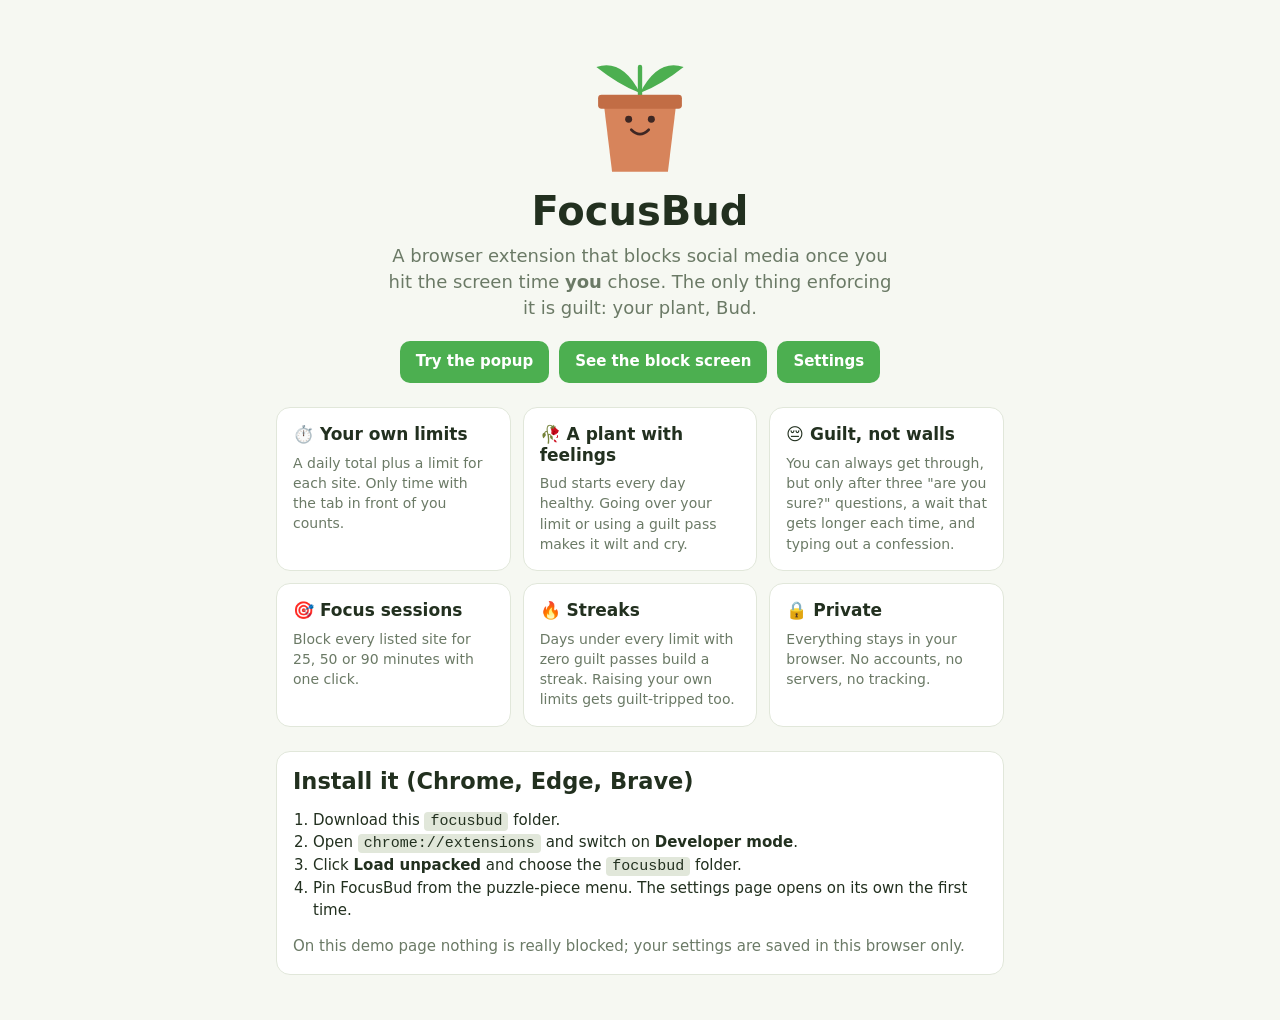
<file: focusbud/index.html>
<!doctype html>
<html lang="en">
<head>
  <meta charset="utf-8">
  <meta name="viewport" content="width=device-width, initial-scale=1">
  <title>FocusBud</title>
  <link rel="stylesheet" href="style.css">
  <style>
    main { max-width: 760px; margin: 0 auto; padding: 32px 16px 48px; }
    .hero { text-align: center; }
    .hero h1 { font-size: 40px; }
    .hero p { font-size: 18px; max-width: 520px; margin: 0 auto 20px; }
    .grid { display: grid; grid-template-columns: repeat(auto-fit, minmax(210px, 1fr)); gap: 12px; margin: 24px 0; }
    .grid h3 { font-size: 17px; }
    .grid p { margin: 0; font-size: 14px; }
    .try { display: flex; flex-wrap: wrap; gap: 10px; justify-content: center; }
    ol { padding-left: 20px; }
    code { background: var(--line); padding: 1px 6px; border-radius: 4px; }
  </style>
</head>
<body>
<main>
  <section class="hero">
    <div id="bud"></div>
    <h1>FocusBud</h1>
    <p class="muted">A browser extension that blocks social media once you hit the screen time <b>you</b> chose. The only thing enforcing it is guilt: your plant, Bud.</p>
    <div class="try">
      <a class="btn" href="popup.html">Try the popup</a>
      <a class="btn" href="blocked.html?site=tiktok.com&reason=site">See the block screen</a>
      <a class="btn" href="options.html">Settings</a>
    </div>
  </section>

  <div class="grid">
    <div class="card"><h3>⏱️ Your own limits</h3><p class="muted">A daily total plus a limit for each site. Only time with the tab in front of you counts.</p></div>
    <div class="card"><h3>🥀 A plant with feelings</h3><p class="muted">Bud starts every day healthy. Going over your limit or using a guilt pass makes it wilt and cry.</p></div>
    <div class="card"><h3>😔 Guilt, not walls</h3><p class="muted">You can always get through, but only after three "are you sure?" questions, a wait that gets longer each time, and typing out a confession.</p></div>
    <div class="card"><h3>🎯 Focus sessions</h3><p class="muted">Block every listed site for 25, 50 or 90 minutes with one click.</p></div>
    <div class="card"><h3>🔥 Streaks</h3><p class="muted">Days under every limit with zero guilt passes build a streak. Raising your own limits gets guilt-tripped too.</p></div>
    <div class="card"><h3>🔒 Private</h3><p class="muted">Everything stays in your browser. No accounts, no servers, no tracking.</p></div>
  </div>

  <section class="card">
    <h2>Install it (Chrome, Edge, Brave)</h2>
    <ol>
      <li>Download this <code>focusbud</code> folder.</li>
      <li>Open <code>chrome://extensions</code> and switch on <b>Developer mode</b>.</li>
      <li>Click <b>Load unpacked</b> and choose the <code>focusbud</code> folder.</li>
      <li>Pin FocusBud from the puzzle-piece menu. The settings page opens on its own the first time.</li>
    </ol>
    <p class="muted" style="margin:0">On this demo page nothing is really blocked; your settings are saved in this browser only.</p>
  </section>
</main>
<script src="common.js"></script>
<script>document.getElementById('bud').innerHTML = FB.budSVG('happy', 140);</script>
</body>
</html>
</file>
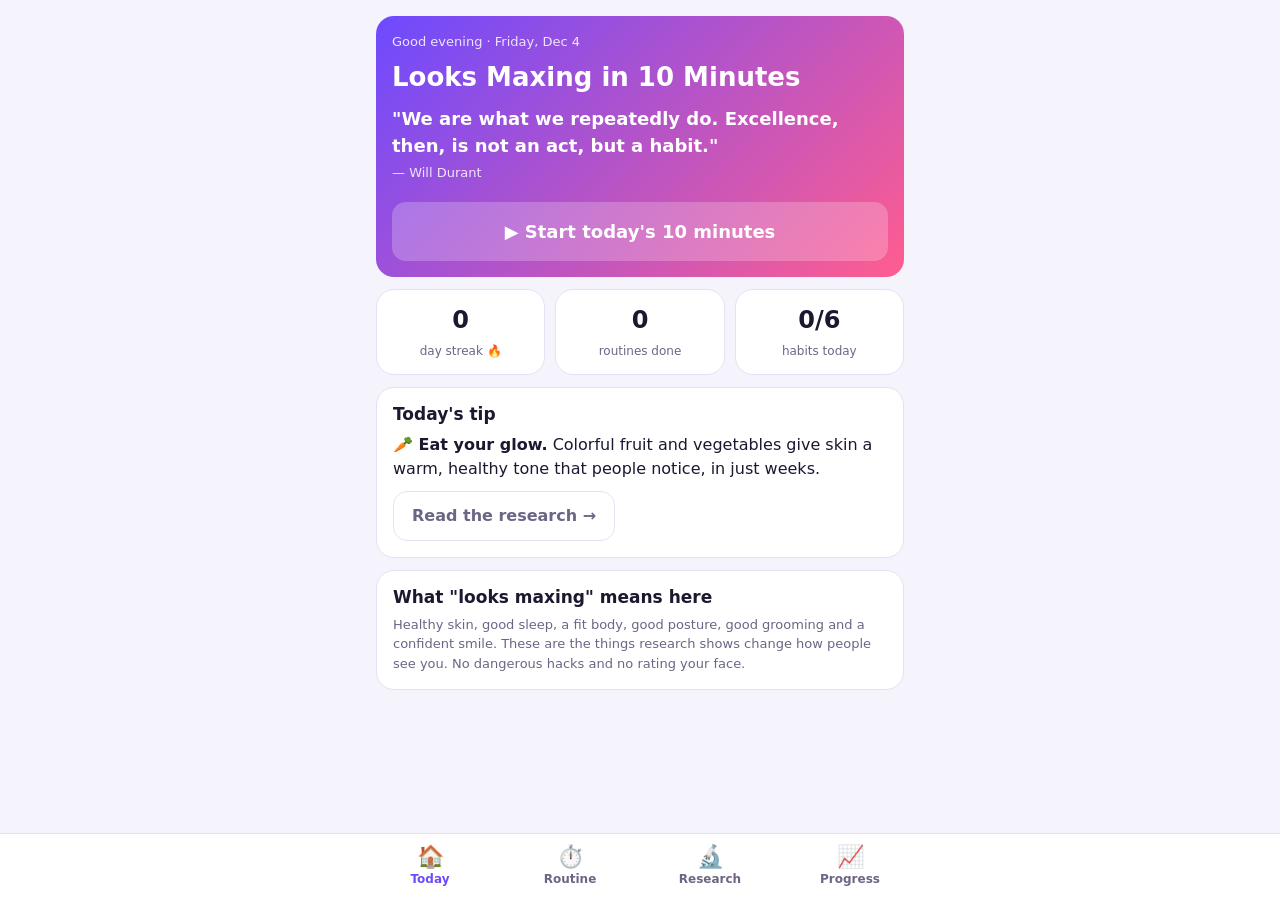
<file: looksmaxing/index.html>
<!doctype html>
<html lang="en">
<head>
<meta charset="utf-8">
<meta name="viewport" content="width=device-width, initial-scale=1, viewport-fit=cover">
<title>Looks Maxing in 10 Minutes</title>
<style>
  :root {
    --bg: #f5f3fb; --card: #ffffff; --text: #1d1730; --muted: #6d6585; --line: #e6e1f2;
    --accent: #6d4aff; --accent2: #ff5d8f; --good: #1fa971; --warn: #e89a1c; --bad: #e0444e;
  }
  @media (prefers-color-scheme: dark) {
    :root { --bg: #120f1c; --card: #1d1830; --text: #f1edff; --muted: #a49cc0; --line: #2d2645; }
  }
  * { box-sizing: border-box; -webkit-tap-highlight-color: transparent; }
  body { margin: 0; font: 16px/1.5 system-ui, -apple-system, 'Segoe UI', Roboto, sans-serif; background: var(--bg); color: var(--text); }
  main { max-width: 560px; margin: 0 auto; padding: 16px 16px 96px; }
  h1, h2, h3 { line-height: 1.2; margin: 0 0 8px; }
  h1 { font-size: 26px; }
  h2 { font-size: 20px; }
  h3 { font-size: 17px; }
  p { margin: 0 0 10px; }
  .muted { color: var(--muted); }
  .small { font-size: 13px; }
  .card { background: var(--card); border: 1px solid var(--line); border-radius: 18px; padding: 16px; margin-bottom: 12px; }
  .hero { background: linear-gradient(135deg, var(--accent), var(--accent2)); color: #fff; border: 0; }
  .hero .muted { color: rgba(255,255,255,.85); }
  button { font: inherit; font-weight: 650; border: 0; border-radius: 14px; padding: 12px 18px; cursor: pointer; background: var(--accent); color: #fff; }
  button.light { background: rgba(255,255,255,.22); color: #fff; }
  button.ghost { background: transparent; color: var(--muted); border: 1px solid var(--line); }
  button.big { width: 100%; font-size: 18px; padding: 16px; }
  button:disabled { opacity: .4; }
  .row { display: flex; gap: 10px; align-items: center; }
  .grow { flex: 1; }
  .stats { display: grid; grid-template-columns: repeat(3, 1fr); gap: 10px; margin-bottom: 12px; }
  .stats .card { text-align: center; margin: 0; padding: 12px 6px; }
  .stats b { display: block; font-size: 24px; }
  .stats span { font-size: 12px; color: var(--muted); }
  .seg { display: flex; background: var(--line); border-radius: 12px; padding: 4px; margin-bottom: 12px; }
  .seg button { flex: 1; background: transparent; color: var(--muted); padding: 8px; border-radius: 9px; }
  .seg button.on { background: var(--card); color: var(--text); box-shadow: 0 1px 3px rgba(0,0,0,.12); }
  nav { position: fixed; bottom: 0; left: 0; right: 0; background: var(--card); border-top: 1px solid var(--line); display: flex; justify-content: center; padding-bottom: env(safe-area-inset-bottom); z-index: 5; }
  nav button { flex: 1; max-width: 140px; background: transparent; color: var(--muted); border-radius: 0; padding: 10px 4px 12px; font-size: 12px; font-weight: 600; }
  nav button i { display: block; font-style: normal; font-size: 22px; line-height: 1.2; }
  nav button.on { color: var(--accent); }
  .view { display: none; }
  .view.on { display: block; }
  .steps { list-style: none; padding: 0; margin: 0; }
  .steps li { display: flex; gap: 10px; padding: 8px 0; border-bottom: 1px solid var(--line); }
  .steps li:last-child { border: 0; }
  .steps .t { margin-left: auto; color: var(--muted); font-variant-numeric: tabular-nums; white-space: nowrap; }
  /* Routine player */
  .player { text-align: center; }
  .ring { width: 220px; height: 220px; margin: 8px auto 12px; position: relative; }
  .ring svg { transform: rotate(-90deg); }
  .ring .time { position: absolute; inset: 0; display: grid; place-items: center; font-size: 46px; font-weight: 800; font-variant-numeric: tabular-nums; }
  .ring .time small { display: block; font-size: 13px; font-weight: 600; color: var(--muted); margin-top: -40px; }
  .why { text-align: left; background: var(--bg); border-radius: 12px; padding: 10px 12px; font-size: 14px; }
  .progressbar { height: 6px; background: var(--line); border-radius: 3px; overflow: hidden; margin: 8px 0 14px; }
  .progressbar i { display: block; height: 100%; background: linear-gradient(90deg, var(--accent), var(--accent2)); transition: width .3s; }
  /* Library */
  .chips { display: flex; gap: 8px; overflow-x: auto; padding-bottom: 6px; margin-bottom: 8px; scrollbar-width: none; }
  .chips button { white-space: nowrap; background: var(--card); color: var(--text); border: 1px solid var(--line); padding: 7px 12px; font-size: 14px; }
  .chips button.on { background: var(--accent); color: #fff; border-color: var(--accent); }
  details.card summary { list-style: none; cursor: pointer; }
  details.card summary::-webkit-details-marker { display: none; }
  details.card[open] summary { margin-bottom: 10px; }
  .badge { font-size: 11px; font-weight: 700; padding: 2px 8px; border-radius: 99px; color: #fff; white-space: nowrap; }
  .lvl-Strong { background: var(--good); } .lvl-Moderate { background: var(--warn); } .lvl-Weak { background: #8a8aa0; } .lvl-None, .lvl-Harmful { background: var(--bad); }
  .art ul { padding-left: 20px; margin: 6px 0 10px; }
  .art li { margin-bottom: 4px; }
  .cite { font-size: 13px; border-left: 3px solid var(--accent); padding: 4px 10px; margin: 6px 0; background: var(--bg); border-radius: 0 8px 8px 0; }
  .cite em { color: var(--muted); }
  /* Progress */
  .habit { display: flex; gap: 12px; align-items: center; padding: 10px 0; border-bottom: 1px solid var(--line); cursor: pointer; }
  .habit:last-child { border: 0; }
  .check { width: 26px; height: 26px; border-radius: 8px; border: 2px solid var(--line); display: grid; place-items: center; flex: none; color: #fff; font-weight: 800; }
  .habit.done .check { background: var(--good); border-color: var(--good); }
  .cal { display: grid; grid-template-columns: repeat(7, 1fr); gap: 6px; }
  .cal div { aspect-ratio: 1; border-radius: 8px; background: var(--line); display: grid; place-items: center; font-size: 11px; color: var(--muted); }
  .cal div.l1 { background: #c9bcff; color: #2b1d6e; } .cal div.l2 { background: var(--accent); color: #fff; }
  .moods { display: flex; gap: 8px; }
  .moods button { flex: 1; font-size: 24px; padding: 8px; background: var(--bg); border: 2px solid var(--line); }
  .moods button.on { border-color: var(--accent); }
  .disclaimer { font-size: 12px; color: var(--muted); text-align: center; margin-top: 16px; }
</style>
</head>
<body>
<main>
  <!-- TODAY -->
  <section class="view on" id="v-today">
    <div class="card hero">
      <p class="small muted" id="hello"></p>
      <h1>Looks Maxing in 10 Minutes</h1>
      <p id="quote" style="font-size:18px;font-weight:600;margin:12px 0 4px"></p>
      <p class="small muted" id="quoteBy"></p>
      <button class="light big" id="startBtn" style="margin-top:10px">▶ Start today's 10 minutes</button>
    </div>
    <div class="stats">
      <div class="card"><b id="sStreak">0</b><span>day streak 🔥</span></div>
      <div class="card"><b id="sTotal">0</b><span>routines done</span></div>
      <div class="card"><b id="sHabits">0/6</b><span>habits today</span></div>
    </div>
    <div class="card">
      <h3>Today's tip</h3>
      <p id="tip"></p>
      <button class="ghost" id="tipMore">Read the research →</button>
    </div>
    <div class="card">
      <h3>What "looks maxing" means here</h3>
      <p class="muted small" style="margin:0">Healthy skin, good sleep, a fit body, good posture, good grooming and a confident smile. These are the things research shows change how people see you. No dangerous hacks and no rating your face.</p>
    </div>
  </section>

  <!-- ROUTINE -->
  <section class="view" id="v-routine">
    <div id="routineList">
      <h2>Your 10-minute routine</h2>
      <div class="seg" id="timeSeg">
        <button data-r="morning">☀️ Morning</button>
        <button data-r="evening">🌙 Evening</button>
      </div>
      <div class="card"><ul class="steps" id="stepList"></ul></div>
      <button class="big" id="go">▶ Start</button>
    </div>
    <div id="player" class="player" style="display:none">
      <div class="progressbar"><i id="pBar"></i></div>
      <p class="small muted" id="pCount"></p>
      <h2 id="pTitle"></h2>
      <div class="ring">
        <svg viewBox="0 0 120 120" width="220" height="220">
          <circle cx="60" cy="60" r="52" fill="none" stroke="var(--line)" stroke-width="10"/>
          <circle id="arc" cx="60" cy="60" r="52" fill="none" stroke="url(#g)" stroke-width="10" stroke-linecap="round" stroke-dasharray="326.7" stroke-dashoffset="0"/>
          <defs><linearGradient id="g"><stop offset="0" stop-color="#6d4aff"/><stop offset="1" stop-color="#ff5d8f"/></linearGradient></defs>
        </svg>
        <div class="time"><div><small id="pEmoji"></small><span id="pTime"></span></div></div>
      </div>
      <p id="pHow" style="font-size:17px"></p>
      <div class="why"><b>Why it works:</b> <span id="pWhy"></span></div>
      <div class="row" style="margin-top:16px">
        <button class="ghost" id="pBack">⏮</button>
        <button class="grow" id="pPause">Pause</button>
        <button class="ghost" id="pNext">⏭</button>
      </div>
      <button class="ghost" id="pQuit" style="margin-top:10px;width:100%">End routine</button>
    </div>
    <div id="done" class="player" style="display:none">
      <div style="font-size:72px">🏆</div>
      <h1>10 minutes. Done.</h1>
      <p id="doneMsg" class="muted"></p>
      <div class="card" style="text-align:left">
        <h3>How confident do you feel right now?</h3>
        <div class="moods" id="moods"></div>
      </div>
      <button class="big" id="doneBtn">Back to today</button>
    </div>
  </section>

  <!-- LEARN -->
  <section class="view" id="v-learn">
    <h2>The research</h2>
    <p class="muted small">What science actually says about looking better. Each topic shows how strong the evidence is.</p>
    <div class="chips" id="chips"></div>
    <div id="articles"></div>
  </section>

  <!-- PROGRESS -->
  <section class="view" id="v-progress">
    <h2>Daily habits</h2>
    <div class="card" id="habits"></div>
    <div class="card">
      <h3>Last 28 days</h3>
      <div class="cal" id="cal"></div>
      <p class="small muted" style="margin:8px 0 0">Light = habits only · Dark = routine finished</p>
    </div>
    <div class="card">
      <h3>Confidence check-ins</h3>
      <div id="moodChart" class="small muted"></div>
    </div>
    <div class="card">
      <h3>Your name</h3>
      <div class="row"><input id="name" class="grow" maxlength="20" placeholder="What should we call you?" style="font:inherit;padding:10px;border-radius:10px;border:1px solid var(--line);background:var(--bg);color:var(--text)"><button id="saveName">Save</button></div>
    </div>
    <p class="disclaimer">For education and motivation only, not medical advice. For skin problems that don't get better, see a doctor or dermatologist. If thinking about your looks is making you unhappy most days, talk to someone you trust.</p>
  </section>
</main>

<nav>
  <button data-v="today" class="on"><i>🏠</i>Today</button>
  <button data-v="routine"><i>⏱️</i>Routine</button>
  <button data-v="learn"><i>🔬</i>Research</button>
  <button data-v="progress"><i>📈</i>Progress</button>
</nav>

<script>
// ---------- Content ----------
const ROUTINES = {
  morning: [
    { e: '💧', t: 'Drink a glass of water', s: 30, how: 'Drink a full glass of water before anything else.', why: 'You wake up a little dehydrated. Water helps your energy and focus. Evidence that extra water improves skin is weak, but it won\'t hurt.', ref: 'hydration' },
    { e: '🧼', t: 'Wash your face', s: 60, how: 'Use lukewarm water and a gentle cleanser. Massage for 30 seconds, rinse, then pat dry. Don\'t rub.', why: 'Dermatologists recommend gentle cleansing. Harsh scrubbing and hot water irritate skin and can make acne worse.', ref: 'acne' },
    { e: '🧴', t: 'Moisturize', s: 45, how: 'Put a pea-sized amount of moisturizer on slightly damp skin.', why: 'Moisturizer protects your skin barrier. Even oily, acne-prone skin does better with a light, non-comedogenic one.', ref: 'acne' },
    { e: '☀️', t: 'Sunscreen SPF 30+', s: 45, how: 'Use about two finger-lengths for face and neck, including ears. Do this every day, even when it\'s cloudy.', why: 'In a 4.5-year randomized trial, people who used sunscreen daily showed no detectable increase in skin aging.', ref: 'sunscreen' },
    { e: '🧍', t: 'Posture reset', s: 120, how: '10 wall angels (back and arms against a wall, slide your arms up and down), then 10 chin tucks. Finish standing tall: shoulders back and down.', why: 'Sitting upright made people feel more self-confident and less afraid under stress in a randomized trial.', ref: 'posture' },
    { e: '💪', t: 'Quick workout', s: 180, how: '3 rounds of 40 seconds work, 20 seconds rest: squats, push-ups (knees are fine), then jumping jacks.', why: 'Regular exercise improves body shape, mood and sleep, and in one study it even made older adults\' skin look younger.', ref: 'exercise' },
    { e: '🪥', t: 'Grooming check', s: 60, how: 'Hair styled, teeth brushed (2 minutes, fluoride), lip balm, nails clean, clothes that fit.', why: 'Grooming is the fastest visible upgrade. It shows you take care of yourself, and people notice.', ref: 'grooming' },
    { e: '😁', t: 'Smile & set your intention', s: 60, how: 'Look in the mirror, give a real smile, and say one thing you\'re going to get done today.', why: 'In studies, the same people were rated more attractive in photos where they smiled.', ref: 'smile' },
  ],
  evening: [
    { e: '🧼', t: 'Wash off the day', s: 75, how: 'Wash your face gently to remove sunscreen, sweat and oil. If you wore sunscreen or makeup, wash twice.', why: 'Leftover oil and product can clog pores. Washing at night lets acne treatments work on clean skin.', ref: 'acne' },
    { e: '🧪', t: 'Treat & moisturize', s: 60, how: 'Use your treatment (e.g. adapalene or benzoyl peroxide for acne, ask a pharmacist), then moisturizer.', why: 'Topical retinoids and benzoyl peroxide are first-line, guideline-recommended acne treatments.', ref: 'acne' },
    { e: '🧘', t: 'Stretch & breathe', s: 150, how: 'Stretch your chest in a doorway, do a hip-flexor lunge, then 5 slow breaths: in for 4 seconds, out for 6.', why: 'Opening up tight chest and hips helps your posture, and slow breathing helps you calm down before bed.', ref: 'posture' },
    { e: '🥗', t: 'Plan tomorrow\'s food', s: 60, how: 'Pick 2–3 fruits or vegetables you\'ll eat tomorrow and put them where you\'ll see them.', why: 'Eating more fruit and vegetables gave people a healthier skin glow within 6 weeks that others noticed.', ref: 'diet' },
    { e: '🪥', t: 'Teeth & lips', s: 150, how: 'Brush for 2 minutes with fluoride toothpaste, floss, then put on lip balm.', why: 'A healthy smile is one of the first things people notice. Flossing also stops bad breath.', ref: 'grooming' },
    { e: '📵', t: 'Screens down, sleep prep', s: 60, how: 'Set your alarm for 8+ hours from now. Put your phone across the room.', why: 'People who missed sleep were rated less attractive, less healthy and more tired-looking by strangers.', ref: 'sleep' },
    { e: '🙏', t: 'One win', s: 45, how: 'Think of one thing you did well today, however small.', why: 'Confidence comes from keeping promises to yourself. Noticing your wins helps you keep going.', ref: 'mind' },
  ],
};

const LIBRARY = [
  { id: 'sunscreen', cat: 'Dermatology', e: '☀️', title: 'Sunscreen: the #1 anti-aging step', level: 'Strong',
    tldr: 'Most visible skin aging is caused by the sun. Daily sunscreen is the best-proven way to keep skin looking young.',
    points: ['Use SPF 30 or higher, broad-spectrum (UVA + UVB), every morning.', 'Reapply every 2 hours when you\'re outside or after swimming or sweating.', 'Don\'t use tanning beds. They\'re classified as a definite cause of cancer.'],
    cites: [
      ['Hughes MCB et al. Sunscreen and prevention of skin aging: a randomized trial. Annals of Internal Medicine, 2013;158(11):781-790.', '903 adults, 4.5 years: the daily-sunscreen group showed no detectable increase in skin aging and was 24% less likely to show more aging than the group that used sunscreen whenever they liked.'],
      ['El Ghissassi F et al. A review of human carcinogens, part D: radiation. Lancet Oncology, 2009;10(8):751-752.', 'The WHO\'s cancer agency (IARC) put UV tanning devices in its highest risk group (Group 1, "carcinogenic to humans").'],
    ] },
  { id: 'acne', cat: 'Dermatology', e: '🧴', title: 'Clear skin & acne', level: 'Strong',
    tldr: 'Gentle cleansing and moisturizer, plus a proven treatment, used consistently for 8–12 weeks.',
    points: ['Wash twice a day with a gentle cleanser. Scrubbing makes acne worse.', 'Over-the-counter options with strong evidence: benzoyl peroxide and adapalene (a retinoid). Start slowly, every other night.', 'Don\'t pick or pop. It causes marks and scars that last much longer than the spot.', 'If nothing improves after 3 months, or you get painful cysts, see a doctor. Prescription options work well.'],
    cites: [
      ['Zaenglein AL et al. Guidelines of care for the management of acne vulgaris. Journal of the American Academy of Dermatology, 2016;74(5):945-973.', 'Recommends topical retinoids and benzoyl peroxide as core acne treatments, often combined.'],
    ] },
  { id: 'retinol', cat: 'Dermatology', e: '🧪', title: 'Retinol & retinoids', level: 'Strong',
    tldr: 'Vitamin A creams are the best-studied ingredient for smoother skin and fine lines. Mainly for adults. For teens, adapalene is the version used for acne.',
    points: ['Start 2–3 nights a week. Dryness and peeling at first are normal.', 'Always pair with daily sunscreen, because retinoids make skin more sun-sensitive.', 'Don\'t use if pregnant. Check with a pharmacist if unsure.'],
    cites: [
      ['Kafi R et al. Improvement of naturally aged skin with vitamin A (retinol). Archives of Dermatology, 2007;143(5):606-612.', '0.4% retinol for 24 weeks significantly improved fine wrinkles compared with a placebo cream.'],
    ] },
  { id: 'sleep', cat: 'Sleep', e: '😴', title: 'Beauty sleep is real', level: 'Moderate',
    tldr: 'Strangers can tell from your face when you\'ve slept badly, and they rate you as less attractive.',
    points: ['Teens need 8–10 hours, adults 7–9.', 'Keep the same wake-up time every day, weekends included.', 'Phone out of bed. Dark, cool room.'],
    cites: [
      ['Axelsson J et al. Beauty sleep: experimental study on the perceived health and attractiveness of sleep deprived people. BMJ, 2010;341:c6614.', 'After sleep deprivation, the same people were rated less healthy, less attractive and more tired.'],
      ['Sundelin T et al. Negative effects of restricted sleep on facial appearance and social appeal. Royal Society Open Science, 2017;4:160918.', 'Just two nights of short sleep made people look less attractive, and strangers wanted to socialize with them less.'],
    ] },
  { id: 'diet', cat: 'Food', e: '🥕', title: 'Eat your glow', level: 'Moderate',
    tldr: 'Colorful fruit and vegetables give skin a warm, healthy tone that people notice, in just weeks.',
    points: ['Aim for 5+ servings of fruit and vegetables a day: carrots, peppers, tomatoes, leafy greens, berries.', 'Plenty of protein helps muscles, hair and skin repair.', 'Crash diets backfire. They cost you muscle, energy and skin quality.'],
    cites: [
      ['Whitehead RD et al. You are what you eat: within-subject increases in fruit and vegetable consumption confer beneficial skin-color changes. PLoS ONE, 2012;7(3):e32988.', 'Eating more fruit and vegetables changed skin color within 6 weeks, and observers rated the changed skin as healthier-looking.'],
    ] },
  { id: 'hydration', cat: 'Food', e: '💧', title: 'Water & skin', level: 'Weak',
    tldr: 'Drinking enough water is good for energy and focus. The idea that extra water fixes your skin has little evidence behind it.',
    points: ['Drink when thirsty. Pale yellow urine is a good sign you\'re drinking enough.', 'Moisturizer does far more for dry skin than extra glasses of water.'],
    cites: [
      ['Palma L et al. Dietary water affects human skin hydration and biomechanics. Clinical, Cosmetic and Investigational Dermatology, 2015;8:413-421.', 'A small study found some effect of extra water on skin hydration, mostly in people who drank little to begin with. Not strong proof.'],
    ] },
  { id: 'exercise', cat: 'Fitness', e: '🏋️', title: 'Exercise & your look', level: 'Moderate',
    tldr: 'Training changes your shape, posture, energy and mood. There\'s even early evidence that it helps skin.',
    points: ['Strength training 2–3×/week: squats, push-ups, rows, lunges.', '150 minutes a week of movement that gets you breathing harder.', 'Progress takes months. Keeping it up week after week matters more than how hard each workout is.'],
    cites: [
      ['Crane JD et al. Exercise-stimulated interleukin-15 is controlled by AMPK and regulates skin metabolism and aging. Aging Cell, 2015;14(4):625-634.', 'Previously inactive older adults who did 3 months of endurance training had skin structure closer to that of younger adults.'],
    ] },
  { id: 'posture', cat: 'Confidence', e: '🧍', title: 'Posture', level: 'Moderate',
    tldr: 'Standing and sitting tall changes how you come across and how you feel.',
    points: ['Ear over shoulder, shoulder over hip.', 'Every hour: stand up, roll your shoulders back, take one deep breath.', 'Wall angels and chin tucks help undo "phone neck".'],
    cites: [
      ['Nair S et al. Do slumped and upright postures affect stress responses? A randomized trial. Health Psychology, 2015;34(6):632-641.', 'People made to sit upright reported higher self-esteem, better mood and less fear during a stressful task than people who slumped.'],
      ['Ranehill E et al. Assessing the robustness of power posing. Psychological Science, 2015;26(5):653-656.', 'Honest note: the famous claim that "power poses" change your hormones did NOT replicate. Good posture helps how you feel, not your testosterone.'],
    ] },
  { id: 'smile', cat: 'Confidence', e: '😁', title: 'Smile', level: 'Moderate',
    tldr: 'It\'s the easiest attractiveness boost there is.',
    points: ['Practice a real smile that reaches your eyes.', 'Brush for 2 minutes twice a day with fluoride toothpaste, and floss.', 'Make eye contact for a few seconds when you talk.'],
    cites: [
      ['Reis HT et al. What is smiling is beautiful and good. European Journal of Social Psychology, 1990;20(3):259-267.', 'The same people were rated more attractive, and judged to have nicer qualities, in photos where they smiled.'],
    ] },
  { id: 'grooming', cat: 'Style', e: '✂️', title: 'Grooming & style', level: 'Weak',
    tldr: 'Few studies, but it\'s the fastest visible change: fit, cleanliness and a haircut that suits you.',
    points: ['Get a haircut that suits your face shape every 4–8 weeks. Ask the barber or stylist what they\'d recommend.', 'Clothes that fit beat expensive clothes. Get them tailored or try a size down.', 'Clean nails, tidy eyebrows, lip balm, deodorant.', 'Wear colors that suit your skin tone. Ask a friend which ones look best on you.'],
    cites: [] },
  { id: 'avoid', cat: 'Avoid', e: '🚭', title: 'Things that age you fast', level: 'Strong',
    tldr: 'Smoking, vaping, heavy drinking and sunburns show up on your face.',
    points: ['Smoking is one of the strongest known causes of facial aging.', 'Heavy drinking is linked to puffiness and more visible aging.', 'Never use tanning beds.'],
    cites: [
      ['Guyuron B et al. Factors contributing to the facial aging of identical twins. Plastic and Reconstructive Surgery, 2009;123(4):1321-1331.', 'In identical twins (same genes), the twin who smoked more or got more sun looked older.'],
      ['Goodman GD et al. Impact of smoking and alcohol use on facial aging in women. Journal of Clinical and Aesthetic Dermatology, 2019;12(8):28-39.', 'Heavy drinking and smoking were both linked to more signs of facial aging in a large multinational survey.'],
    ] },
  { id: 'myths', cat: 'Myths', e: '⚠️', title: 'Dangerous "looksmaxxing" trends', level: 'Harmful',
    tldr: 'Some online looksmaxxing advice is useless, and some of it can seriously hurt you.',
    points: [
      '<b>Bone smashing</b> (hitting your face to "grow bone"): no evidence it works. It can cause fractures, nerve damage and permanent asymmetry. Never do it.',
      '<b>Mewing</b> (tongue posture to reshape the jaw): there are no clinical trials showing it changes an adult\'s face. Good posture is fine; don\'t expect a new jawline.',
      '<b>Steroids, SARMs, "peptides" from the internet</b>: risk to your heart, liver and hormones, and acne and hair loss. Teens are especially at risk.',
      '<b>DIY skin "hacks"</b> (lemon juice, toothpaste, baking soda on your face): these burn and irritate skin.',
      '<b>Crash diets / extreme cutting</b>: lose muscle, look drained, risk eating disorders.',
      '<b>Tanning beds</b>: a definite cause of skin cancer.',
    ],
    cites: [] },
  { id: 'mind', cat: 'Mindset', e: '🧠', title: 'Keeping it healthy', level: 'Moderate',
    tldr: 'Looking after yourself is good. Worrying about your looks all the time is not.',
    points: ['Compare yourself with yourself from last month, not with filtered photos.', 'Most people you see online use lighting, angles, filters or editing.', 'If you check mirrors for hours, avoid people because of your looks, or feel distressed about a "flaw" others don\'t notice, talk to a doctor or someone you trust.'],
    cites: [
      ['Veale D et al. Body dysmorphic disorder in different settings: a systematic review and estimated weighted prevalence. Body Image, 2016;18:168-186.', 'About 2% of people have body dysmorphic disorder, an obsession with perceived flaws. It\'s treatable, and asking for help works.'],
    ] },
];

const QUOTES = [
  ['Discipline is choosing between what you want now and what you want most.', 'Abraham Lincoln (attributed)'],
  ['We are what we repeatedly do. Excellence, then, is not an act, but a habit.', 'Will Durant'],
  ['Take care of your body. It\'s the only place you have to live.', 'Jim Rohn'],
  ['You don\'t have to be great to start, but you have to start to be great.', 'Zig Ziglar'],
  ['Small daily improvements are the key to staggering long-term results.', 'Unknown'],
  ['Confidence is not "they will like me." It\'s "I\'ll be fine if they don\'t."', 'Unknown'],
  ['The best project you\'ll ever work on is you.', 'Unknown'],
  ['Motivation gets you going. Habit keeps you going.', 'Jim Ryun'],
  ['Ten minutes a day is 60 hours a year. Use them well.', 'Looks Maxing'],
];

const HABITS = [
  ['sleep', '😴', 'Slept 8+ hours'],
  ['spf', '☀️', 'Wore sunscreen'],
  ['veg', '🥕', '5 servings of fruit & veg'],
  ['move', '🏃', '30 minutes of movement'],
  ['water', '💧', 'Drank enough water'],
  ['teeth', '🪥', 'Brushed twice, flossed'],
];

// ---------- Storage ----------
const KEY = 'looksmax10';
const load = () => { try { return JSON.parse(localStorage.getItem(KEY)) || {}; } catch { return {}; } };
let S = Object.assign({ name: '', days: {}, total: 0, moods: [] }, load());
const save = () => { try { localStorage.setItem(KEY, JSON.stringify(S)); } catch {} };
const dayKey = (d = new Date()) => d.toLocaleDateString('en-CA');
const today = () => (S.days[dayKey()] ||= { routine: false, habits: {} });
const $ = (id) => document.getElementById(id);
const esc = (s) => s.replace(/[&<>"]/g, (c) => ({ '&': '&amp;', '<': '&lt;', '>': '&gt;', '"': '&quot;' }[c]));

function streak() {
  let n = 0;
  const d = new Date();
  if (!S.days[dayKey(d)]?.routine) d.setDate(d.getDate() - 1); // today not done yet doesn't break the streak
  while (S.days[dayKey(d)]?.routine) { n++; d.setDate(d.getDate() - 1); }
  return n;
}

// ---------- Navigation ----------
function show(v) {
  document.querySelectorAll('.view').forEach((el) => el.classList.toggle('on', el.id === 'v-' + v));
  document.querySelectorAll('nav button').forEach((b) => b.classList.toggle('on', b.dataset.v === v));
  window.scrollTo(0, 0);
  if (v === 'today') renderToday();
  if (v === 'progress') renderProgress();
}
document.querySelectorAll('nav button').forEach((b) => (b.onclick = () => show(b.dataset.v)));

// ---------- Today ----------
const dayNum = Math.floor(Date.now() / 864e5);
function renderToday() {
  const h = new Date().getHours();
  const greet = h < 12 ? 'Good morning' : h < 18 ? 'Good afternoon' : 'Good evening';
  $('hello').textContent = `${greet}${S.name ? ', ' + S.name : ''} · ${new Date().toLocaleDateString(undefined, { weekday: 'long', month: 'short', day: 'numeric' })}`;
  const [q, by] = QUOTES[dayNum % QUOTES.length];
  $('quote').textContent = `"${q}"`;
  $('quoteBy').textContent = '— ' + by;
  $('startBtn').textContent = today().routine ? '✓ Done today. Go again?' : '▶ Start today\'s 10 minutes';
  $('sStreak').textContent = streak();
  $('sTotal').textContent = S.total;
  $('sHabits').textContent = `${Object.values(today().habits).filter(Boolean).length}/${HABITS.length}`;
  const art = LIBRARY[dayNum % LIBRARY.length];
  $('tip').innerHTML = `<b>${art.e} ${esc(art.title)}.</b> ${esc(art.tldr)}`;
  $('tipMore').onclick = () => openArticle(art.id);
}
$('startBtn').onclick = () => {
  pickRoutine(new Date().getHours() >= 17 ? 'evening' : 'morning');
  show('routine');
};

// ---------- Routine ----------
let rName = 'morning', idx = 0, left = 0, timer = null, paused = false;
const fmt = (s) => `${Math.floor(s / 60)}:${String(s % 60).padStart(2, '0')}`;

function pickRoutine(name) {
  rName = name;
  document.querySelectorAll('#timeSeg button').forEach((b) => b.classList.toggle('on', b.dataset.r === name));
  $('stepList').innerHTML = ROUTINES[name].map((s) => `<li><span>${s.e}</span><span>${esc(s.t)}</span><span class="t">${fmt(s.s)}</span></li>`).join('');
  $('routineList').style.display = '';
  $('player').style.display = 'none';
  $('done').style.display = 'none';
}
document.querySelectorAll('#timeSeg button').forEach((b) => (b.onclick = () => pickRoutine(b.dataset.r)));

function beep(freq = 880, ms = 160) {
  try {
    const ctx = beep.ctx ||= new AudioContext();
    const o = ctx.createOscillator(), g = ctx.createGain();
    o.frequency.value = freq; o.connect(g); g.connect(ctx.destination);
    g.gain.setValueAtTime(0.15, ctx.currentTime); g.gain.exponentialRampToValueAtTime(0.001, ctx.currentTime + ms / 1000);
    o.start(); o.stop(ctx.currentTime + ms / 1000);
  } catch {}
  try { navigator.vibrate && navigator.vibrate(120); } catch {}
}

function startStep(i) {
  const steps = ROUTINES[rName];
  if (i >= steps.length) return finish();
  idx = Math.max(0, i);
  const s = steps[idx];
  left = s.s;
  $('pCount').textContent = `Step ${idx + 1} of ${steps.length}`;
  $('pTitle').textContent = s.t;
  $('pEmoji').textContent = s.e;
  $('pHow').textContent = s.how;
  $('pWhy').textContent = s.why;
  $('pBar').style.width = (idx / steps.length) * 100 + '%';
  tickUI();
}
function tickUI() {
  const s = ROUTINES[rName][idx];
  $('pTime').textContent = fmt(left);
  $('arc').style.strokeDashoffset = 326.7 * (1 - left / s.s);
}
function run() {
  clearInterval(timer);
  timer = setInterval(() => {
    if (paused) return;
    left--;
    if (left === 3) beep(660, 90);
    if (left <= 0) { beep(); startStep(idx + 1); return; }
    tickUI();
  }, 1000);
}
$('go').onclick = () => {
  $('routineList').style.display = 'none';
  $('player').style.display = '';
  paused = false; $('pPause').textContent = 'Pause';
  startStep(0); run(); beep();
};
$('pPause').onclick = () => { paused = !paused; $('pPause').textContent = paused ? 'Resume' : 'Pause'; };
$('pNext').onclick = () => startStep(idx + 1);
$('pBack').onclick = () => startStep(idx - 1);
$('pQuit').onclick = () => { clearInterval(timer); pickRoutine(rName); };

const DONE_MSGS = [
  'You just did more for how you look than most people do all week.',
  'That\'s another day of keeping a promise to yourself.',
  'Future you says thanks. Same time tomorrow?',
  'Small steps, every day. That\'s how real change happens.',
];
function finish() {
  clearInterval(timer);
  beep(1046, 300);
  const t = today();
  if (!t.routine) S.total++;
  t.routine = true;
  save();
  $('player').style.display = 'none';
  $('done').style.display = '';
  $('doneMsg').textContent = `${streak()}-day streak 🔥 ${DONE_MSGS[S.total % DONE_MSGS.length]}`;
  $('moods').innerHTML = ['😟', '😕', '🙂', '😊', '😎'].map((m, i) => `<button data-m="${i + 1}">${m}</button>`).join('');
  $('moods').querySelectorAll('button').forEach((b) => (b.onclick = () => {
    $('moods').querySelectorAll('button').forEach((x) => x.classList.toggle('on', x === b));
    S.moods = S.moods.filter((m) => m.d !== dayKey()).concat({ d: dayKey(), v: Number(b.dataset.m) }).slice(-60);
    save();
  }));
}
$('doneBtn').onclick = () => { pickRoutine(rName); show('today'); };

// ---------- Research library ----------
let cat = 'All';
function renderLibrary(openId) {
  const cats = ['All', ...new Set(LIBRARY.map((a) => a.cat))];
  $('chips').innerHTML = cats.map((c) => `<button class="${c === cat ? 'on' : ''}" data-c="${c}">${c}</button>`).join('');
  $('chips').querySelectorAll('button').forEach((b) => (b.onclick = () => { cat = b.dataset.c; renderLibrary(); }));
  $('articles').innerHTML = LIBRARY.filter((a) => cat === 'All' || a.cat === cat).map((a) => `
    <details class="card art" id="a-${a.id}" ${a.id === openId ? 'open' : ''}>
      <summary>
        <div class="row"><h3 class="grow" style="margin:0">${a.e} ${esc(a.title)}</h3><span class="badge lvl-${a.level}">${a.level === 'Harmful' ? 'Avoid' : a.level + ' evidence'}</span></div>
        <p class="muted small" style="margin:6px 0 0">${esc(a.tldr)}</p>
      </summary>
      <b>${a.level === 'Harmful' ? 'Don\'t do these' : 'What to do'}</b>
      <ul>${a.points.map((p) => `<li>${p}</li>`).join('')}</ul>
      ${a.cites.length ? '<b>The research</b>' + a.cites.map(([c, f]) => `<div class="cite">${esc(f)}<br><em>${esc(c)}</em></div>`).join('') : ''}
    </details>`).join('');
}
function openArticle(id) {
  cat = 'All';
  show('learn');
  renderLibrary(id);
  setTimeout(() => $('a-' + id)?.scrollIntoView({ behavior: 'smooth', block: 'start' }), 50);
}

// ---------- Progress ----------
function renderProgress() {
  const t = today();
  $('habits').innerHTML = HABITS.map(([k, e, label]) => `<div class="habit ${t.habits[k] ? 'done' : ''}" data-k="${k}"><span class="check">${t.habits[k] ? '✓' : ''}</span><span>${e} ${label}</span></div>`).join('');
  $('habits').querySelectorAll('.habit').forEach((el) => (el.onclick = () => { t.habits[el.dataset.k] = !t.habits[el.dataset.k]; save(); renderProgress(); }));

  const cells = [];
  for (let i = 27; i >= 0; i--) {
    const d = new Date(); d.setDate(d.getDate() - i);
    const rec = S.days[dayKey(d)];
    const lvl = rec?.routine ? 'l2' : rec && Object.values(rec.habits).some(Boolean) ? 'l1' : '';
    cells.push(`<div class="${lvl}">${d.getDate()}</div>`);
  }
  $('cal').innerHTML = cells.join('');

  const m = S.moods.slice(-14);
  $('moodChart').innerHTML = m.length
    ? `<div style="display:flex;gap:6px;align-items:flex-end;height:90px">${m.map((x) => `<div style="flex:1;text-align:center"><div style="height:${x.v * 15}px;background:linear-gradient(var(--accent2),var(--accent));border-radius:6px 6px 0 0"></div>${x.d.slice(8)}</div>`).join('')}</div>`
    : 'Finish a routine to log how confident you feel.';
  $('name').value = S.name;
}
$('saveName').onclick = () => { S.name = $('name').value.trim(); save(); $('saveName').textContent = 'Saved ✓'; setTimeout(() => ($('saveName').textContent = 'Save'), 1500); };

// Android back button support (called by the app wrapper).
window.onAndroidBack = () => {
  if ($('player').style.display !== 'none') { $('pQuit').click(); return true; }
  if (!$('v-today').classList.contains('on')) { show('today'); return true; }
  return false;
};

pickRoutine(new Date().getHours() >= 17 ? 'evening' : 'morning');
renderLibrary();
renderToday();
</script>
</body>
</html>
</file>
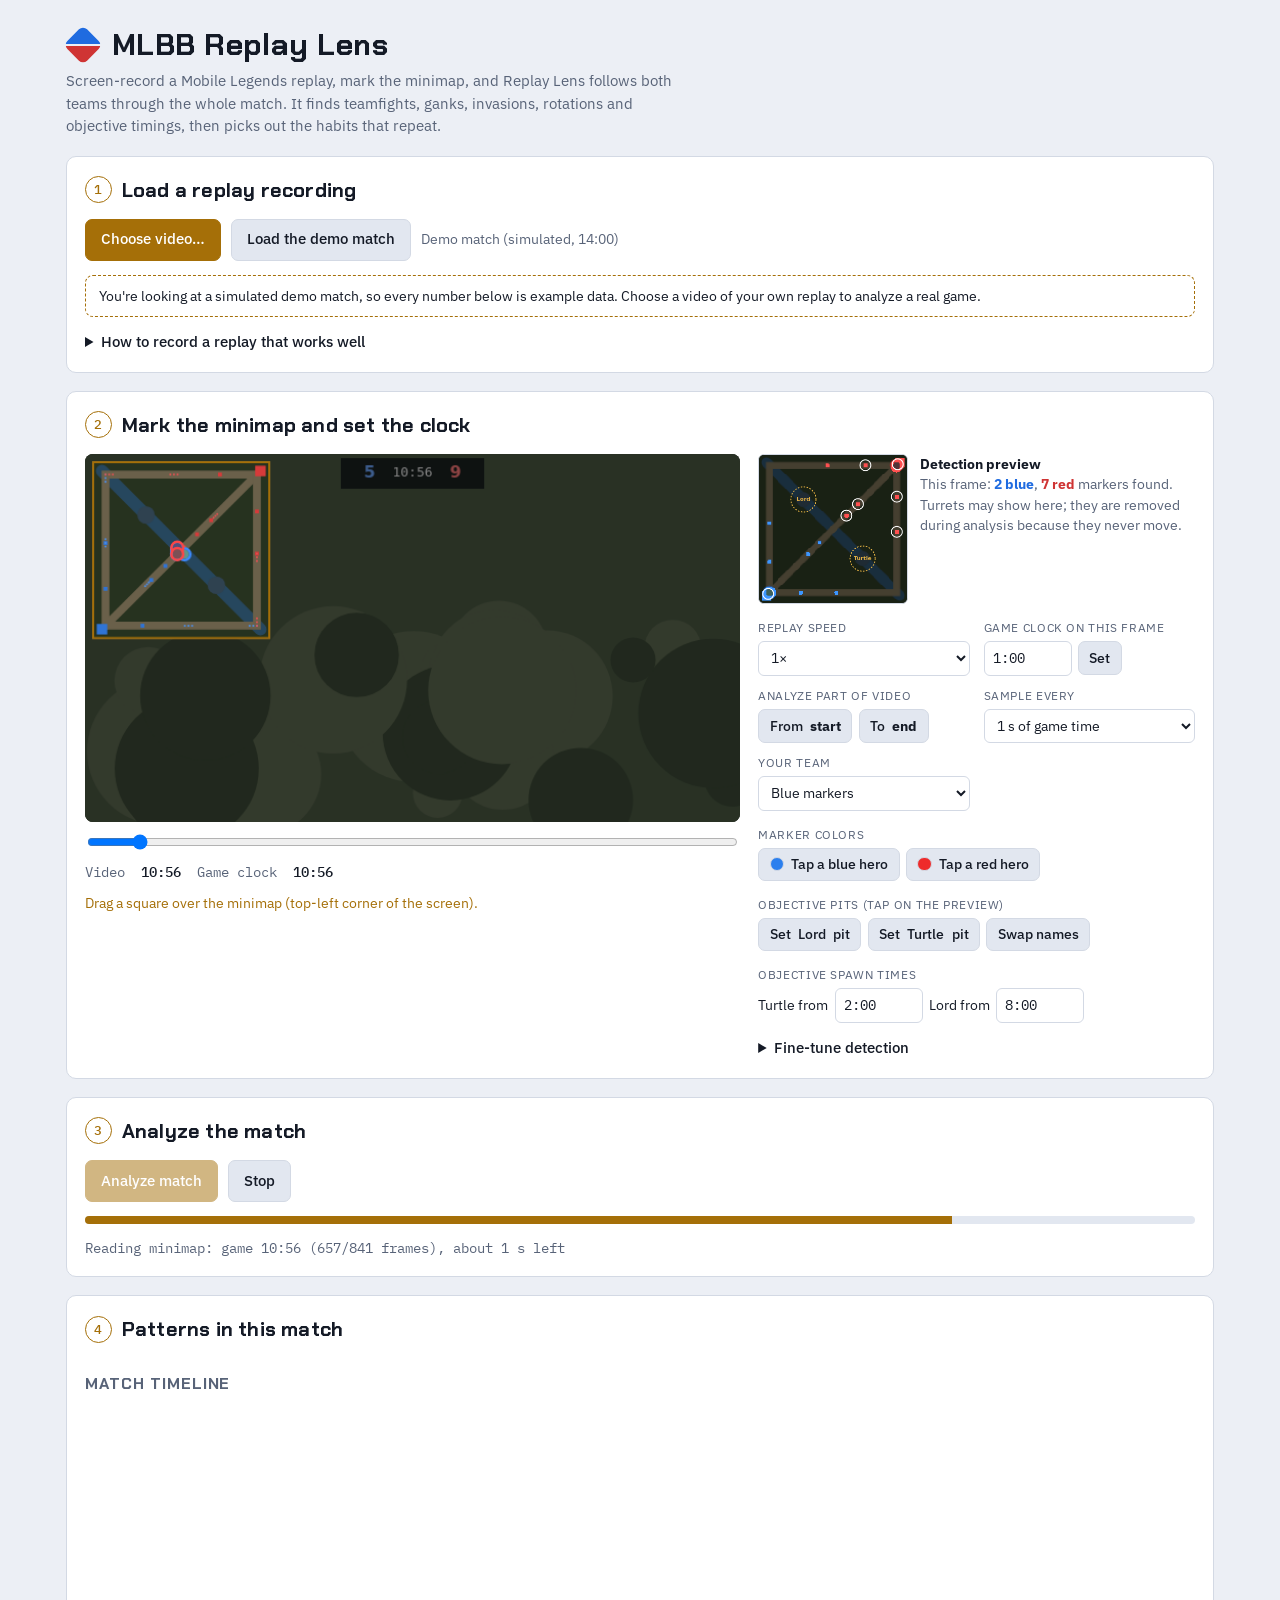
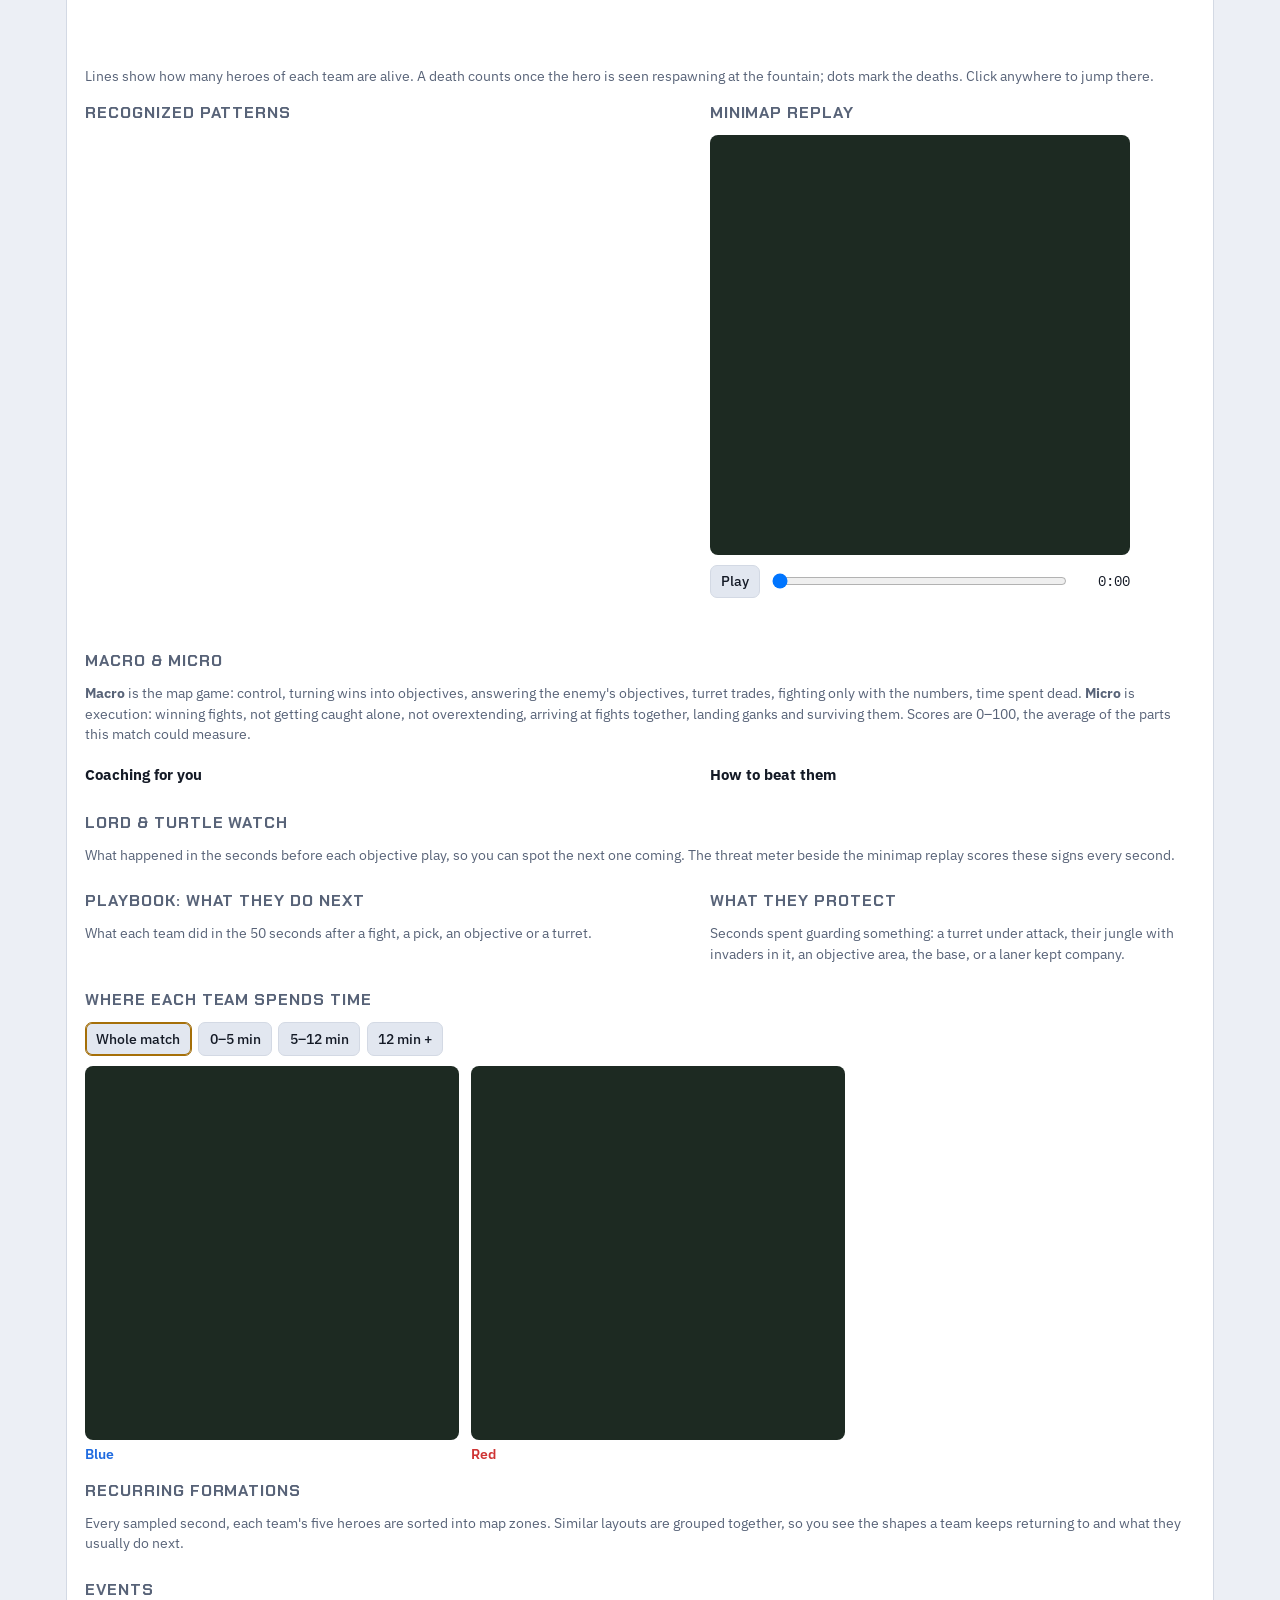
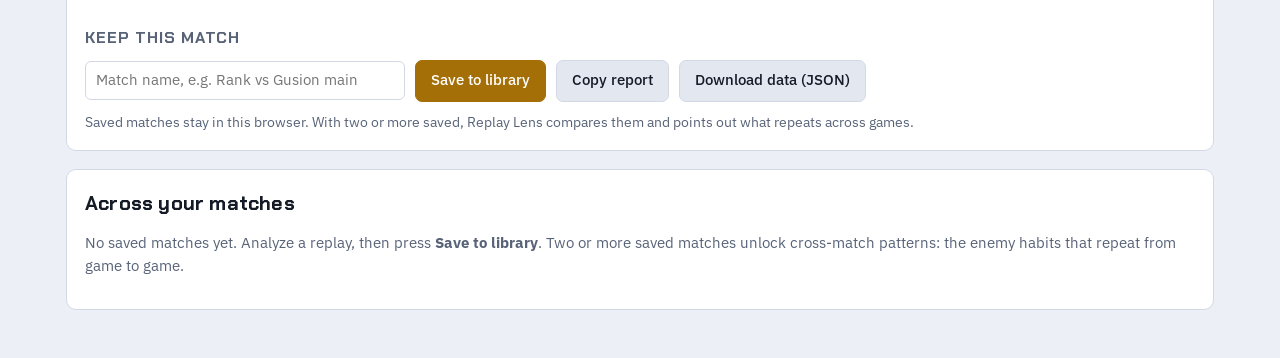
<file: mlbb-replay-lens/index.html>
<!doctype html>
<html lang="en">
<head>
<meta charset="utf-8">
<meta name="viewport" content="width=device-width, initial-scale=1, viewport-fit=cover">
<title>MLBB Replay Lens</title>
<meta name="claude:viewport-fit-sides" content="cover">
<link rel="preconnect" href="https://fonts.googleapis.com">
<link rel="preconnect" href="https://fonts.gstatic.com" crossorigin>
<link rel="stylesheet" href="https://fonts.googleapis.com/css2?family=Chakra+Petch:wght@600;700&family=IBM+Plex+Sans:wght@400;500;600&family=IBM+Plex+Mono:wght@400;500&display=swap">
<style>
  /* Layout: a four-step analyst workbench (load, calibrate, analyze, patterns) on a cool slate ground,
     team blue and team red as semantic colors, battle-gold as the single accent. */
  :root {
    --bg: #eceff5; --panel: #ffffff; --sunk: #e2e7f0; --ink: #141a26; --muted: #586378; --line: #d3d9e4;
    --accent: #a56f08; --accent-ink: #ffffff;
    --blue: #1f6be0; --red: #cf3434; --good: #1d8655; --warn: #a8700b;
    --map: #1d2a22;
    --display: "Chakra Petch", "Segoe UI", system-ui, sans-serif;
    --body: "IBM Plex Sans", system-ui, -apple-system, "Segoe UI", Roboto, sans-serif;
    --mono: "IBM Plex Mono", ui-monospace, "SF Mono", Menlo, Consolas, monospace;
  }
  @media (prefers-color-scheme: dark) {
    :root:not([data-theme="light"]) {
      --bg: #0d121b; --panel: #151c29; --sunk: #0f1520; --ink: #e6ebf4; --muted: #94a0b6; --line: #273145;
      --accent: #e4b244; --accent-ink: #1a1405; --blue: #4f94ff; --red: #ff6464; --good: #45c08a; --warn: #e6a93a;
      --map: #16211b; color-scheme: dark;
    }
  }
  :root[data-theme="dark"] {
    --bg: #0d121b; --panel: #151c29; --sunk: #0f1520; --ink: #e6ebf4; --muted: #94a0b6; --line: #273145;
    --accent: #e4b244; --accent-ink: #1a1405; --blue: #4f94ff; --red: #ff6464; --good: #45c08a; --warn: #e6a93a;
    --map: #16211b; color-scheme: dark;
  }
  * { box-sizing: border-box; }
  html { -webkit-text-size-adjust: 100%; }
  body { margin: 0; background: var(--bg); color: var(--ink); font: 15px/1.5 var(--body); }
  .wrap { max-width: 1180px; margin: 0 auto; padding-left: max(16px, env(safe-area-inset-left, 0px)); padding-right: max(16px, env(safe-area-inset-right, 0px)); }
  h1, h2, h3 { font-family: var(--display); letter-spacing: .01em; text-wrap: balance; margin: 0; }
  h1 { font-size: 1.9rem; line-height: 1.1; }
  h2 { font-size: 1.25rem; display: flex; align-items: center; gap: .6rem; }
  h3 { font-size: 1rem; text-transform: uppercase; letter-spacing: .06em; color: var(--muted); }
  p { margin: 0; }
  button, select, input { font: inherit; color: inherit; }
  :focus-visible { outline: 2px solid var(--accent); outline-offset: 2px; }

  header.top { padding-block: 28px 18px; }
  .brand { display: flex; align-items: center; gap: .75rem; }
  .mark { width: 34px; height: 34px; flex: none; border-radius: 7px; background:
    linear-gradient(135deg, var(--blue) 0 48%, transparent 48% 52%, var(--red) 52% 100%); transform: rotate(45deg) scale(.82); }
  .tag { color: var(--muted); max-width: 70ch; margin-top: .5rem; }
  main { display: grid; gap: 18px; padding-block: 0 48px; }

  .step { background: var(--panel); border: 1px solid var(--line); border-radius: 10px; padding: 18px; display: grid; gap: 14px; min-width: 0; }
  .num { font-family: var(--mono); font-size: .8rem; font-weight: 500; width: 1.7rem; height: 1.7rem; display: inline-grid; place-items: center;
    border-radius: 50%; border: 1.5px solid var(--accent); color: var(--accent); flex: none; }
  .muted { color: var(--muted); }
  .small { font-size: .85rem; }

  .btn { display: inline-flex; align-items: center; gap: .45rem; padding: .55rem .95rem; border-radius: 7px; border: 1px solid var(--line);
    background: var(--sunk); cursor: pointer; font-weight: 500; white-space: nowrap; }
  .btn:hover { border-color: var(--muted); }
  .btn.primary { background: var(--accent); color: var(--accent-ink); border-color: var(--accent); }
  .btn.sm { padding: .35rem .65rem; font-size: .85rem; }
  .btn.on { border-color: var(--accent); box-shadow: inset 0 0 0 1px var(--accent); }
  .btn[disabled] { opacity: .5; cursor: default; }
  .row { display: flex; flex-wrap: wrap; gap: .6rem; align-items: center; }
  .banner { border: 1px dashed var(--accent); border-radius: 8px; padding: .6rem .8rem; font-size: .9rem; }

  details.how summary, details.tune summary { cursor: pointer; font-weight: 500; }
  details.how ol { margin: .6rem 0 0; padding-left: 1.3rem; max-width: 75ch; display: grid; gap: .3rem; }

  .setup { display: grid; grid-template-columns: minmax(0, 1.5fr) minmax(0, 1fr); gap: 18px; }
  @media (max-width: 860px) { .setup { grid-template-columns: minmax(0, 1fr); } }
  .screenbox { position: relative; background: #000; border-radius: 8px; overflow: hidden; line-height: 0; }
  .screenbox video, .screenbox canvas.screen { width: 100%; height: auto; display: block; }
  #overlay { position: absolute; inset: 0; width: 100%; height: 100%; touch-action: none; cursor: crosshair; }
  .clockline { font-family: var(--mono); font-size: .85rem; color: var(--muted); display: flex; gap: 1rem; flex-wrap: wrap; align-items: center; }
  .clockline b { color: var(--ink); font-weight: 500; }
  #demoSeek { flex: 1; min-width: 140px; }
  .hint { font-size: .85rem; color: var(--accent); min-height: 1.3em; }

  .controls { display: grid; gap: 14px; align-content: start; min-width: 0; }
  .preview-wrap { display: grid; grid-template-columns: 150px minmax(0, 1fr); gap: 12px; align-items: start; }
  #preview { width: 150px; height: 150px; border-radius: 6px; border: 1px solid var(--line); background: var(--map); cursor: crosshair; }
  .fields { display: grid; grid-template-columns: repeat(auto-fit, minmax(170px, 1fr)); gap: 10px 14px; }
  .field { display: grid; gap: .25rem; font-size: .85rem; min-width: 0; }
  .field > span { color: var(--muted); font-size: .78rem; text-transform: uppercase; letter-spacing: .05em; }
  .field select, .field input[type="text"] { padding: .4rem .5rem; border-radius: 6px; border: 1px solid var(--line); background: var(--panel); width: 100%; }
  .inline { display: flex; gap: .4rem; flex-wrap: wrap; align-items: center; }
  .inline input[type="text"] { width: 5.5rem; font-family: var(--mono); }
  .sw { width: .9rem; height: .9rem; border-radius: 50%; display: inline-block; border: 1px solid var(--line); }
  .slider { display: grid; grid-template-columns: 8.5rem minmax(0, 1fr) 3rem; gap: .5rem; align-items: center; font-size: .85rem; }
  .slider output { font-family: var(--mono); text-align: right; }
  details.tune { display: grid; gap: .5rem; }
  details.tune[open] > summary { margin-bottom: .5rem; }

  .progress { height: 8px; background: var(--sunk); border-radius: 4px; overflow: hidden; }
  #bar { height: 100%; width: 0; background: var(--accent); transition: width .2s; }
  #runInfo { font-family: var(--mono); font-size: .85rem; color: var(--muted); }

  .tiles { display: grid; grid-template-columns: repeat(auto-fit, minmax(150px, 1fr)); gap: 10px; }
  .tile { border: 1px solid var(--line); border-radius: 8px; padding: .7rem .8rem; display: grid; gap: .15rem; background: var(--sunk); }
  .tile .k { font-size: .72rem; text-transform: uppercase; letter-spacing: .06em; color: var(--muted); }
  .tile .v { font-family: var(--display); font-size: 1.45rem; font-weight: 700; font-variant-numeric: tabular-nums; }
  .tile .s { font-size: .8rem; color: var(--muted); }
  .cb { color: var(--blue); } .cr { color: var(--red); }

  .panel { display: grid; gap: 10px; min-width: 0; align-content: start; }
  .two { display: grid; grid-template-columns: minmax(0, 1.25fr) minmax(0, 1fr); gap: 18px; }
  @media (max-width: 860px) { .two { grid-template-columns: minmax(0, 1fr); } }
  #timeline { width: 100%; height: 250px; display: block; cursor: pointer; }
  #mapView { width: 100%; max-width: 420px; aspect-ratio: 1; border-radius: 8px; display: block; background: var(--map); }
  .scrub { display: flex; gap: .6rem; align-items: center; max-width: 420px; }
  .scrub input { flex: 1; min-width: 0; }
  #scrubT { font-family: var(--mono); font-size: .85rem; min-width: 3.2rem; text-align: right; }
  #mapNote { font-size: .82rem; color: var(--muted); max-width: 420px; min-height: 1.3em; }

  ul.insights { list-style: none; margin: 0; padding: 0; display: grid; gap: .55rem; }
  ul.insights li { display: grid; grid-template-columns: 5.6rem minmax(0, 1fr); gap: .6rem; align-items: baseline; padding-bottom: .55rem; border-bottom: 1px solid var(--line); }
  ul.insights li:last-child { border-bottom: 0; }
  @media (max-width: 520px) { ul.insights li { grid-template-columns: minmax(0, 1fr); gap: .3rem; } }
  .kind { font-size: .68rem; text-transform: uppercase; letter-spacing: .07em; font-weight: 600; padding: .1rem .4rem; border-radius: 4px; justify-self: start;
    border: 1px solid currentColor; color: var(--muted); }
  .kind.habit { color: var(--accent); }
  .kind.warn { color: var(--red); }
  .kind.good { color: var(--good); }
  .tchip { font-family: var(--mono); font-size: .8rem; padding: 0 .3rem; border-radius: 4px; border: 1px solid var(--line); background: var(--sunk); cursor: pointer; }
  .tchip:hover { border-color: var(--accent); }

  .chips { display: flex; gap: .4rem; flex-wrap: wrap; }
  .heats { display: grid; grid-template-columns: repeat(2, minmax(0, 1fr)); gap: 12px; max-width: 760px; }
  .heats figure { margin: 0; display: grid; gap: .3rem; }
  .heats canvas { width: 100%; aspect-ratio: 1; border-radius: 8px; background: var(--map); display: block; }
  .heats figcaption { font-size: .85rem; font-weight: 600; }

  .tablewrap { overflow-x: auto; }
  table { border-collapse: collapse; width: 100%; font-size: .88rem; }
  th, td { text-align: left; padding: .4rem .6rem; border-bottom: 1px solid var(--line); vertical-align: top; }
  th { font-size: .72rem; text-transform: uppercase; letter-spacing: .06em; color: var(--muted); font-weight: 600; }
  td.t { font-family: var(--mono); white-space: nowrap; }
  tr.click { cursor: pointer; }
  tr.click:hover td { background: var(--sunk); }
  .pill { display: inline-block; font-size: .75rem; padding: .05rem .45rem; border-radius: 999px; border: 1px solid currentColor; white-space: nowrap; }
  .bar { height: 6px; border-radius: 3px; background: var(--sunk); overflow: hidden; min-width: 60px; }
  .bar i { display: block; height: 100%; background: var(--accent); }
  .forms { display: grid; grid-template-columns: repeat(2, minmax(0, 1fr)); gap: 18px; }
  @media (max-width: 760px) { .forms { grid-template-columns: minmax(0, 1fr); } }

  .now { display: grid; gap: .7rem; max-width: 420px; }
  .nowteam { display: grid; gap: .3rem; border-top: 1px solid var(--line); padding-top: .55rem; font-size: .88rem; }
  .meter { display: grid; grid-template-columns: 4.2rem minmax(0, 1fr) 2.6rem; gap: .5rem; align-items: center; font-size: .8rem; }
  .meter .bar i { transition: width .15s; }
  .meter output { font-family: var(--mono); text-align: right; }
  .warnline { color: var(--red); font-weight: 600; }
  .signs { list-style: none; margin: 0; padding: 0; display: grid; gap: .35rem; }
  .signs li { display: grid; grid-template-columns: 2.6rem minmax(0, 1fr); gap: .5rem; align-items: baseline; }
  .count { font-family: var(--mono); font-size: .78rem; color: var(--accent); }
  .tag2 { display: inline-block; font-size: .75rem; padding: 0 .4rem; margin: 0 .25rem .2rem 0; border-radius: 4px; background: var(--sunk); border: 1px solid var(--line); white-space: nowrap; }
  .watch { display: grid; grid-template-columns: repeat(2, minmax(0, 1fr)); gap: 18px; }
  @media (max-width: 760px) { .watch { grid-template-columns: minmax(0, 1fr); } }
  .watch > div { display: grid; gap: .6rem; align-content: start; min-width: 0; }
  .mm { display: grid; grid-template-columns: repeat(2, minmax(0, 1fr)); gap: 18px; }
  @media (max-width: 760px) { .mm { grid-template-columns: minmax(0, 1fr); } }
  .mm > div { display: grid; gap: .7rem; align-content: start; min-width: 0; }
  .scores { display: flex; gap: 1.2rem; align-items: baseline; flex-wrap: wrap; }
  .score { font-family: var(--display); font-size: 2rem; font-weight: 700; line-height: 1; font-variant-numeric: tabular-nums; }
  .score small { font-size: .8rem; font-family: var(--body); font-weight: 500; color: var(--muted); margin-left: .25rem; }
  td.val { font-family: var(--mono); white-space: nowrap; text-align: right; }
  td.best { font-weight: 700; color: var(--ink); background: var(--sunk); }
  .tips { list-style: none; margin: 0; padding: 0; display: grid; gap: .45rem; font-size: .9rem; }
  .tips li { padding-left: .9rem; position: relative; }
  .tips li::before { content: ""; position: absolute; left: 0; top: .55em; width: .4rem; height: .4rem; border-radius: 50%; background: var(--accent); }
  .tips.warn li::before { background: var(--red); }
  .lib { display: grid; gap: .4rem; }
  .libitem { display: flex; gap: .6rem; align-items: center; flex-wrap: wrap; font-size: .9rem; border-bottom: 1px solid var(--line); padding-bottom: .4rem; }
  .libitem .grow { flex: 1; min-width: 0; }
  #nameIn { padding: .45rem .6rem; border-radius: 6px; border: 1px solid var(--line); background: var(--panel); min-width: 0; flex: 1; max-width: 320px; }
  #toast { position: fixed; left: 50%; transform: translateX(-50%); bottom: calc(18px + env(safe-area-inset-bottom, 0px)); background: var(--ink); color: var(--bg);
    padding: .5rem .9rem; border-radius: 8px; font-size: .9rem; opacity: 0; pointer-events: none; transition: opacity .2s; }
  #toast.show { opacity: 1; }
  @media (prefers-reduced-motion: reduce) { #bar, #toast { transition: none; } }
</style>
</head>
<body>
<header class="top wrap">
  <div class="brand"><span class="mark" aria-hidden="true"></span><h1>MLBB Replay Lens</h1></div>
  <p class="tag">Screen-record a Mobile Legends replay, mark the minimap, and Replay Lens follows both teams through the whole match.
    It finds teamfights, ganks, invasions, rotations and objective timings, then picks out the habits that repeat.</p>
</header>

<main class="wrap">
  <section class="step" id="stepLoad">
    <h2><span class="num">1</span>Load a replay recording</h2>
    <div class="row">
      <label class="btn primary" for="file">Choose video…</label>
      <input type="file" id="file" accept="video/*" hidden>
      <button class="btn" id="demoBtn" type="button">Load the demo match</button>
      <span class="muted small" id="srcName"></span>
    </div>
    <p class="banner" id="demoBanner" hidden>You're looking at a simulated demo match, so every number below is example data.
      Choose a video of your own replay to analyze a real game.</p>
    <details class="how">
      <summary>How to record a replay that works well</summary>
      <ol>
        <li>In Mobile Legends open <b>Profile → Battle History</b> (or a saved replay) and play the replay.</li>
        <li>Start your phone's screen recorder before the match timer starts. Landscape, 720p or higher.</li>
        <li>Keep the minimap visible the whole time. Don't open menus over it. Leave the replay at 1× or 2× and note which.</li>
        <li>Trim the draft or loading screen if you can, or set <b>Analyze from</b> in step 2.</li>
        <li>All processing happens on your device. The video is never uploaded.</li>
      </ol>
    </details>
  </section>

  <section class="step" id="stepSetup" hidden>
    <h2><span class="num">2</span>Mark the minimap and set the clock</h2>
    <div class="setup">
      <div class="panel">
        <div class="screenbox" id="screenBox"><canvas id="overlay"></canvas></div>
        <div class="clockline" id="demoBar" hidden><input type="range" id="demoSeek" min="0" max="840" step="1" value="60" aria-label="Demo position"></div>
        <div class="clockline">Video <b id="vt">0:00</b> Game clock <b id="gt">0:00</b></div>
        <div class="hint" id="modeHint">Drag a square over the minimap (top-left corner of the screen).</div>
      </div>
      <div class="controls">
        <div class="preview-wrap">
          <canvas id="preview" width="300" height="300" aria-label="Minimap detection preview"></canvas>
          <div class="small">
            <b>Detection preview</b>
            <p class="muted" id="previewInfo">Circles show the heroes found on the current frame.</p>
          </div>
        </div>
        <div class="fields">
          <label class="field"><span>Replay speed</span>
            <select id="speed"><option value="0.5">0.5×</option><option value="1" selected>1×</option><option value="2">2×</option><option value="4">4×</option><option value="8">8×</option></select></label>
          <div class="field"><span>Game clock on this frame</span>
            <div class="inline"><input type="text" id="clockIn" value="0:00" inputmode="numeric" aria-label="Game clock"><button class="btn sm" id="clockSet" type="button">Set</button></div></div>
          <div class="field"><span>Analyze part of video</span>
            <div class="inline"><button class="btn sm" id="fromBtn" type="button">From <b id="fromV">start</b></button><button class="btn sm" id="toBtn" type="button">To <b id="toV">end</b></button></div></div>
          <label class="field"><span>Sample every</span>
            <select id="every"><option value="0.5">0.5 s of game time</option><option value="1" selected>1 s of game time</option><option value="2">2 s (faster)</option></select></label>
          <label class="field"><span>Your team</span>
            <select id="myTeam"><option value="b">Blue markers</option><option value="r">Red markers</option></select></label>
        </div>
        <div class="field"><span>Marker colors</span>
          <div class="inline">
            <button class="btn sm" id="pickB" type="button"><i class="sw" id="swB"></i>Tap a blue hero</button>
            <button class="btn sm" id="pickR" type="button"><i class="sw" id="swR"></i>Tap a red hero</button>
          </div></div>
        <div class="field"><span>Objective pits (tap on the preview)</span>
          <div class="inline">
            <button class="btn sm" id="pitABtn" type="button">Set <span id="pitAName">Lord</span> pit</button>
            <button class="btn sm" id="pitBBtn" type="button">Set <span id="pitBName">Turtle</span> pit</button>
            <button class="btn sm" id="swapPits" type="button">Swap names</button>
          </div></div>
        <div class="field"><span>Objective spawn times</span>
          <div class="inline">Turtle from <input type="text" id="turtleAt" value="2:00" inputmode="numeric" aria-label="Turtle first spawn">
            Lord from <input type="text" id="lordAt" value="8:00" inputmode="numeric" aria-label="Lord spawn"></div></div>
        <details class="tune">
          <summary>Fine-tune detection</summary>
          <div class="slider"><label for="blueTol">Blue hue range</label><input type="range" id="blueTol" min="6" max="40" value="22"><output id="blueTolO">22°</output></div>
          <div class="slider"><label for="redTol">Red hue range</label><input type="range" id="redTol" min="6" max="40" value="16"><output id="redTolO">16°</output></div>
          <div class="slider"><label for="sMin">Min. saturation</label><input type="range" id="sMin" min="15" max="90" value="45"><output id="sMinO">45%</output></div>
          <div class="slider"><label for="vMin">Min. brightness</label><input type="range" id="vMin" min="15" max="90" value="42"><output id="vMinO">42%</output></div>
          <div class="slider"><label for="minArea">Min. marker size</label><input type="range" id="minArea" min="4" max="80" value="16"><output id="minAreaO">16</output></div>
          <label class="field"><span>Your own hero's green marker counts as</span>
            <select id="greenTeam"><option value="off" selected>Ignore green</option><option value="b">Blue team</option><option value="r">Red team</option></select></label>
          <p class="muted small">Minions and turrets are filtered out automatically: small dots by size, turrets because they never move.</p>
        </details>
      </div>
    </div>
  </section>

  <section class="step" id="stepRun" hidden>
    <h2><span class="num">3</span>Analyze the match</h2>
    <div class="row">
      <button class="btn primary" id="runBtn" type="button">Analyze match</button>
      <button class="btn" id="stopBtn" type="button" hidden>Stop</button>
    </div>
    <div class="progress" aria-hidden="true"><div id="bar"></div></div>
    <p id="runInfo">Reads the minimap once per sampled second, then looks for patterns.</p>
  </section>

  <section class="step" id="stepResults" hidden>
    <h2><span class="num">4</span>Patterns in this match</h2>
    <div class="tiles" id="tiles"></div>

    <div class="panel">
      <h3>Match timeline</h3>
      <canvas id="timeline" aria-label="Match timeline. Click to jump to a moment."></canvas>
      <p class="muted small">Lines show how many heroes of each team are alive. A death counts once the hero is seen respawning at the fountain; dots mark the deaths. Click anywhere to jump there.</p>
    </div>

    <div class="two">
      <div class="panel">
        <h3>Recognized patterns</h3>
        <ul class="insights" id="insights"></ul>
      </div>
      <div class="panel">
        <h3>Minimap replay</h3>
        <canvas id="mapView" width="420" height="420"></canvas>
        <div class="scrub">
          <button class="btn sm" id="playBtn" type="button" aria-label="Play">Play</button>
          <input type="range" id="scrub" min="0" max="0" value="0" aria-label="Match time">
          <span id="scrubT">0:00</span>
        </div>
        <p id="mapNote"></p>
        <div class="now" id="nowBox" aria-live="polite"></div>
      </div>
    </div>

    <div class="panel">
      <h3>Macro &amp; micro</h3>
      <p class="muted small"><b>Macro</b> is the map game: control, turning wins into objectives, answering the enemy's objectives, turret trades, fighting only with the numbers, time spent dead.
        <b>Micro</b> is execution: winning fights, not getting caught alone, not overextending, arriving at fights together, landing ganks and surviving them.
        Scores are 0–100, the average of the parts this match could measure.</p>
      <div class="mm" id="macroMicro"></div>
      <div class="two">
        <div class="panel"><b>Coaching for you</b><ul class="tips warn" id="coach"></ul></div>
        <div class="panel"><b>How to beat them</b><ul class="tips" id="exploit"></ul></div>
      </div>
    </div>

    <div class="panel">
      <h3>Lord &amp; Turtle watch</h3>
      <p class="muted small">What happened in the seconds before each objective play, so you can spot the next one coming. The threat meter beside the minimap replay scores these signs every second.</p>
      <div class="watch" id="objWatch"></div>
    </div>

    <div class="two">
      <div class="panel">
        <h3>Playbook: what they do next</h3>
        <p class="muted small">What each team did in the 50 seconds after a fight, a pick, an objective or a turret.</p>
        <div id="playbook"></div>
      </div>
      <div class="panel">
        <h3>What they protect</h3>
        <p class="muted small">Seconds spent guarding something: a turret under attack, their jungle with invaders in it, an objective area, the base, or a laner kept company.</p>
        <div id="protects"></div>
      </div>
    </div>

    <div class="panel">
      <h3>Where each team spends time</h3>
      <div class="chips" id="phaseChips">
        <button class="btn sm on" data-ph="all" type="button">Whole match</button>
        <button class="btn sm" data-ph="early" type="button">0–5 min</button>
        <button class="btn sm" data-ph="mid" type="button">5–12 min</button>
        <button class="btn sm" data-ph="late" type="button">12 min +</button>
      </div>
      <div class="heats">
        <figure><canvas id="heatB" width="300" height="300"></canvas><figcaption class="cb" id="heatBCap">Blue</figcaption></figure>
        <figure><canvas id="heatR" width="300" height="300"></canvas><figcaption class="cr" id="heatRCap">Red</figcaption></figure>
      </div>
    </div>

    <div class="panel">
      <h3>Recurring formations</h3>
      <p class="muted small">Every sampled second, each team's five heroes are sorted into map zones. Similar layouts are grouped together, so you see the shapes a team keeps returning to and what they usually do next.</p>
      <div class="forms" id="formations"></div>
    </div>

    <div class="panel">
      <h3>Events</h3>
      <div class="tablewrap"><table id="events"></table></div>
    </div>

    <div class="panel">
      <h3>Keep this match</h3>
      <div class="row">
        <input type="text" id="nameIn" placeholder="Match name, e.g. Rank vs Gusion main" aria-label="Match name">
        <button class="btn primary" id="saveBtn" type="button">Save to library</button>
        <button class="btn" id="copyBtn" type="button">Copy report</button>
        <button class="btn" id="jsonBtn" type="button">Download data (JSON)</button>
      </div>
      <p class="muted small">Saved matches stay in this browser. With two or more saved, Replay Lens compares them and points out what repeats across games.</p>
    </div>
  </section>

  <section class="step" id="stepLib">
    <h2>Across your matches</h2>
    <div class="lib" id="library"></div>
    <ul class="insights" id="cross"></ul>
  </section>
</main>
<div id="toast" role="status" aria-live="polite"></div>

<script>
'use strict';
/* ============================================================
   MLBB Replay Lens: minimap tracking + pattern recognition.
   Everything runs locally in the browser.
   ============================================================ */
const $ = s => document.querySelector(s);
const N = 160;                      // the minimap is resampled to N x N pixels
const TEAMS = ['b', 'r'];
const other = k => (k === 'b' ? 'r' : 'b');

const store = {
  get(k, d) { try { const v = localStorage.getItem(k); return v ? JSON.parse(v) : d; } catch (e) { return d; } },
  set(k, v) { try { localStorage.setItem(k, JSON.stringify(v)); return true; } catch (e) { return false; } },
};

const fmt = t => { t = Math.max(0, Math.round(t)); return Math.floor(t / 60) + ':' + String(t % 60).padStart(2, '0'); };
const parseClock = s => {
  const m = String(s).trim().match(/^(\d+)(?:[:.](\d{1,2}))?$/);
  if (!m) return null;
  return m[2] != null ? +m[1] * 60 + +m[2] : +m[1];
};
function mulberry32(a) { return function () { a |= 0; a = a + 0x6D2B79F5 | 0; let t = Math.imul(a ^ a >>> 15, 1 | a); t = t + Math.imul(t ^ t >>> 7, 61 | t) ^ t; return ((t ^ t >>> 14) >>> 0) / 4294967296; }; }
const dist = (a, b) => Math.hypot(a.x - b.x, a.y - b.y);
const cssVar = n => getComputedStyle(document.documentElement).getPropertyValue(n).trim();
const median = a => { if (!a.length) return 0; const s = [...a].sort((x, y) => x - y); const m = s.length >> 1; return s.length % 2 ? s[m] : (s[m - 1] + s[m]) / 2; };
const mean = a => a.length ? a.reduce((s, v) => s + v, 0) / a.length : 0;
const esc = s => String(s).replace(/[&<>"]/g, c => ({ '&': '&amp;', '<': '&lt;', '>': '&gt;', '"': '&quot;' }[c]));
const chip = t => `<button class="tchip" type="button" data-t="${t.toFixed(1)}">${fmt(t)}</button>`;
function toast(msg) { const el = $('#toast'); el.textContent = msg; el.classList.add('show'); clearTimeout(toast.h); toast.h = setTimeout(() => el.classList.remove('show'), 2200); }

/* ---------------- settings ---------------- */
const DEFAULTS = {
  roi: { x: 0.004, y: 0.01, w: 0.15, h: 0.27 },     // fraction of the screen
  speed: 1, anchorVideo: 0, anchorGame: 0, fromV: 0, toV: null, every: 1, my: 'b',
  blueH: 214, blueTol: 22, redH: 0, redTol: 16, greenH: 125, greenTol: 22, greenTeam: 'off',
  sMin: 0.45, vMin: 0.42, minArea: 16,
  pits: { a: { x: 0.30, y: 0.30, name: 'Lord' }, b: { x: 0.70, y: 0.70, name: 'Turtle' } },
  turtleAt: 120, lordAt: 480,                         // first spawn times (game seconds); editable in step 2
};
let isDemo = false;
const cfg = JSON.parse(JSON.stringify(DEFAULTS));
// Settings tuned for real recordings are remembered; the demo's own settings never are.
const saveCfg = () => { if (isDemo) return; const { anchorVideo, anchorGame, fromV, toV, unitGuess, ...keep } = cfg; store.set('rl-cfg', keep); };
const toGame = vt => cfg.anchorGame + (vt - cfg.anchorVideo) * cfg.speed;
const toVideo = (gt, c = cfg) => c.anchorVideo + (gt - c.anchorGame) / c.speed;

/* ---------------- map geometry ----------------
   Normalized minimap coords: x right, y down. One base sits bottom-left (BL), the other top-right (TR).
   The river runs top-left to bottom-right (x = y); the mid lane runs between the bases (x + y = 1). */
function regionOf(x, y, pits = cfg.pits) {
  if (Math.hypot(x, 1 - y) < 0.2) return 'baseBL';
  if (Math.hypot(1 - x, y) < 0.2) return 'baseTR';
  if (Math.hypot(x - pits.a.x, y - pits.a.y) < 0.085) return 'pitA';
  if (Math.hypot(x - pits.b.x, y - pits.b.y) < 0.085) return 'pitB';
  if (x < 0.13 || y < 0.13) return 'top';
  if (x > 0.87 || y > 0.87) return 'bot';
  if (Math.abs(x + y - 1) < 0.09) return 'mid';
  if (Math.abs(x - y) < 0.07) return 'river';
  if (y > x) return x + y < 1 ? 'jgBLt' : 'jgBLb';
  return x + y < 1 ? 'jgTRt' : 'jgTRb';
}
// The zone of a point from one team's point of view.
function zoneOf(x, y, side, keepPits) {
  const r = regionOf(x, y);
  switch (r) {
    case 'baseBL': return side === 'BL' ? 'ownBase' : 'enemyBase';
    case 'baseTR': return side === 'TR' ? 'ownBase' : 'enemyBase';
    case 'jgBLt': case 'jgBLb': return side === 'BL' ? 'ownJg' : 'enemyJg';
    case 'jgTRt': case 'jgTRb': return side === 'TR' ? 'ownJg' : 'enemyJg';
    case 'pitA': case 'pitB': return keepPits ? r : 'river';
    default: return r;
  }
}
const ZONES = ['top', 'mid', 'bot', 'ownJg', 'enemyJg', 'river', 'ownBase', 'enemyBase', 'unseen'];
const ZONE_LABEL = { top: 'top lane', mid: 'mid lane', bot: 'bottom lane', ownJg: 'own jungle', enemyJg: 'enemy jungle',
  river: 'river / objectives', ownBase: 'base', enemyBase: 'enemy base', unseen: 'off the map (dead)' };

/* ---------------- frame sources ---------------- */
let screen = null;     // { kind, el, W, H, duration, time(), seek(t) }
const grabCv = document.createElement('canvas'); grabCv.width = grabCv.height = N;
const grabCtx = grabCv.getContext('2d', { willReadFrequently: true });

function videoScreen(video) {
  return {
    kind: 'video', el: video,
    get W() { return video.videoWidth; }, get H() { return video.videoHeight; },
    get duration() { return video.duration; },
    time: () => video.currentTime,
    seek(t) {
      return new Promise(res => {
        if (Math.abs(video.currentTime - t) < 0.002 && video.readyState >= 2) return res();
        let done = false;
        const fin = () => { if (done) return; done = true; video.removeEventListener('seeked', fin); clearTimeout(to); res(); };
        video.addEventListener('seeked', fin);
        const to = setTimeout(fin, 5000);
        video.currentTime = t;
      });
    },
  };
}
function grab() {
  const r = cfg.roi;
  grabCtx.drawImage(screen.el, r.x * screen.W, r.y * screen.H, r.w * screen.W, r.h * screen.H, 0, 0, N, N);
  return grabCtx.getImageData(0, 0, N, N);
}

/* ---------------- pixel classification ---------------- */
function hueDist(a, b) { const d = Math.abs(a - b) % 360; return d > 180 ? 360 - d : d; }
function pixelHSV(r, g, b) {
  const mx = Math.max(r, g, b), mn = Math.min(r, g, b), del = mx - mn;
  let h = 0;
  if (del) { if (mx === r) h = ((g - b) / del) % 6; else if (mx === g) h = (b - r) / del + 2; else h = (r - g) / del + 4; h *= 60; if (h < 0) h += 360; }
  return { h, s: mx ? del / mx : 0, v: mx / 255 };
}
// 0 = nothing, 1 = blue team, 2 = red team
function classify(img, c, out) {
  const d = img.data, n = N * N; out = out || new Uint8Array(n);
  const vMin = c.vMin * 255, green = c.greenTeam === 'off' ? 0 : (c.greenTeam === 'b' ? 1 : 2);
  for (let p = 0, q = 0; p < n; p++, q += 4) {
    const r = d[q], g = d[q + 1], b = d[q + 2];
    const mx = r > g ? (r > b ? r : b) : (g > b ? g : b), mn = r < g ? (r < b ? r : b) : (g < b ? g : b);
    let k = 0;
    if (mx >= vMin && mx > 0 && mx - mn >= c.sMin * mx) {
      const del = mx - mn; let h;
      if (mx === r) h = ((g - b) / del) % 6; else if (mx === g) h = (b - r) / del + 2; else h = (r - g) / del + 4;
      h *= 60; if (h < 0) h += 360;
      if (hueDist(h, c.blueH) <= c.blueTol) k = 1;
      else if (hueDist(h, c.redH) <= c.redTol) k = 2;
      else if (green && hueDist(h, c.greenH) <= c.greenTol) k = green;
    }
    out[p] = k;
  }
  return out;
}
const LBL = new Int32Array(N * N), STK = new Int32Array(N * N);
function components(mask, minArea) {
  LBL.fill(0);
  const comps = []; let id = 0; const maxArea = N * N * 0.08;
  for (let p = 0; p < N * N; p++) {
    const c = mask[p]; if (!c || LBL[p]) continue;
    id++; let sp = 0; STK[sp++] = p; LBL[p] = id; let a = 0, sx = 0, sy = 0;
    while (sp) {
      const q = STK[--sp], x = q % N, y = (q / N) | 0; a++; sx += x; sy += y;
      for (let dy = -1; dy <= 1; dy++) {
        const yy = y + dy; if (yy < 0 || yy >= N) continue;
        for (let dx = -1; dx <= 1; dx++) {
          const xx = x + dx; if (xx < 0 || xx >= N) continue;
          const r = yy * N + xx; if (!LBL[r] && mask[r] === c) { LBL[r] = id; STK[sp++] = r; }
        }
      }
    }
    if (a <= maxArea) comps.push({ c, a, x: (sx / a + 0.5) / N, y: (sy / a + 0.5) / N });
  }
  // A marker ring cut in two by something drawn over it comes back as two arcs: merge close pieces of one color.
  for (let i = 0; i < comps.length; i++) for (let j = i + 1; j < comps.length; j++) {
    const A = comps[i], B = comps[j];
    if (A.c === B.c && dist(A, B) < 0.04) {
      const a = A.a + B.a; A.x = (A.x * A.a + B.x * B.a) / a; A.y = (A.y * A.a + B.y * B.a) / a; A.a = a;
      comps.splice(j, 1); j = i;
    }
  }
  return comps.filter(c => c.a >= minArea);
}
// Pixels that stay colored for most of any 90-second window are map furniture (turrets, base icons): drop them.
function removeStatic(masks, ever, W) {
  const S = masks.length; if (!S) return null;
  const pre = new Uint16Array(S + 1), full = S < W;
  // what was removed, per pixel: its team color and the first and last sample it was there (turret alive span)
  const stat = { cls: new Uint8Array(N * N), first: new Int32Array(N * N).fill(-1), last: new Int32Array(N * N).fill(-1) };
  const mark = (p, s, c) => { masks[s][p] = 0; stat.cls[p] = c; if (stat.first[p] < 0) stat.first[p] = s; stat.last[p] = s; };
  for (let p = 0; p < N * N; p++) {
    if (!ever[p]) continue;
    for (let c = 1; c <= 2; c++) {
      for (let s = 0; s < S; s++) pre[s + 1] = pre[s] + (masks[s][p] === c ? 1 : 0);
      if (!pre[S]) continue;
      if (full) { if (pre[S] / S >= 0.85) for (let s = 0; s < S; s++) if (masks[s][p] === c) mark(p, s, c); continue; }
      for (let s = 0; s < S; s++) {
        if (masks[s][p] !== c) continue;
        const trail = s + 1 >= W ? (pre[s + 1] - pre[s + 1 - W]) / W : 0;
        const lead = s + W <= S ? (pre[s + W] - pre[s]) / W : 0;
        if (trail >= 0.85 || lead >= 0.85) mark(p, s, c);
      }
    }
  }
  return stat;
}
// Group the removed static pixels into structures and find when each one disappeared (destroyed).
function findStructures(stat, samples, side, masks) {
  const S = samples.length, seen = new Uint8Array(N * N), out = [];
  for (let p = 0; p < N * N; p++) {
    const c = stat.cls[p]; if (!c || seen[p]) continue;
    const px = [], st = [p]; seen[p] = 1;
    while (st.length) {
      const q = st.pop(); px.push(q); const x = q % N, y = (q / N) | 0;
      for (let dy = -1; dy <= 1; dy++) for (let dx = -1; dx <= 1; dx++) {
        const xx = x + dx, yy = y + dy; if (xx < 0 || yy < 0 || xx >= N || yy >= N) continue;
        const r = yy * N + xx; if (!seen[r] && stat.cls[r] === c) { seen[r] = 1; st.push(r); }
      }
    }
    if (px.length < 4) continue;
    const first = percentile(px.map(q => stat.first[q]), 0.1), last = percentile(px.map(q => stat.last[q]), 0.9);
    if (first > Math.max(3, S * 0.01)) continue;          // real structures are there from the first frames
    // When the static color stops, the structure was destroyed, unless its pixels keep showing up
    // (a group of heroes parked on top of it hides it without it being gone).
    let lost = last >= S - 3 ? null : last + 1;
    if (lost != null && masks) {
      let on = 0, tot = 0;
      for (let s = lost; s < S; s++) for (const q of px) { tot++; if (masks[s][q] === c) on++; }
      if (tot && on / tot > 0.3) lost = null;
    }
    const x = mean(px.map(q => q % N + 0.5)) / N, y = mean(px.map(q => ((q / N) | 0) + 0.5)) / N;
    const team = c === 1 ? 'b' : 'r', cn = side[team] === 'BL' ? { x: 0, y: 1 } : { x: 1, y: 0 };
    const dCorner = Math.hypot(x - cn.x, y - cn.y);
    const lanes = { top: Math.min(x, y), bot: Math.min(1 - x, 1 - y), mid: Math.abs(x + y - 1) / Math.SQRT2 };
    out.push({ team, x, y, dCorner, kind: dCorner < 0.2 ? 'base' : 'turret', lane: Object.entries(lanes).sort((a, b) => a[1] - b[1])[0][0],
      lostAt: lost == null ? null : samples[Math.min(S - 1, lost)].t });
  }
  for (const k of TEAMS) for (const ln of ['top', 'mid', 'bot']) {
    out.filter(s => s.team === k && s.kind === 'turret' && s.lane === ln).sort((a, b) => b.dCorner - a.dCorner)
      .forEach((s, i) => { s.tier = ['outer', 'inner', 'base'][Math.min(i, 2)]; });
  }
  out.forEach((s, i) => { s.id = i; });
  return out;
}

/* ---------------- demo match (simulated) ---------------- */
const Demo = (() => {
  const T = 840, W = 640, H = 360, MM = { x: 8, y: 8, s: 172 };
  const rng = mulberry32(20261022);
  const base = { b: [0.07, 0.93], r: [0.93, 0.07] };
  const mir = ([x, y]) => [y, x];
  const campsB = [[0.56, 0.80], [0.40, 0.70], [0.24, 0.56], [0.17, 0.40]];
  const camps = { b: campsB, r: campsB.map(mir) };
  const lane = { top: { b: [0.10, 0.24], r: [0.24, 0.10] }, mid: { b: [0.45, 0.55], r: [0.55, 0.45] }, bot: { b: [0.76, 0.90], r: [0.90, 0.76] } };
  // ids 0-4 blue, 5-9 red; role = id % 5: 0 EXP (top), 1 mid, 2 gold (bottom), 3 jungle, 4 roam
  const EV = [
    { from: 55, to: 85, ids: [8, 9], at: [0.56, 0.80] },                                   // red invades blue jungle
    { from: 122, to: 150, ids: [3, 4, 2, 8, 9, 7, 6], at: [0.70, 0.70], die: { 3: 146 } },    // turtle fight
    { from: 150, to: 178, ids: [8, 6], at: [0.78, 0.90], die: { 2: 172 } },                 // red gank bottom
    { from: 195, to: 228, ids: [3, 4], at: [0.24, 0.10], die: { 5: 222 } },                 // blue gank top
    { from: 300, to: 330, ids: [8, 9], at: [0.24, 0.56] },                                  // red invades again
    { from: 305, to: 330, ids: [3], at: [0.25, 0.55] },                                     // blue jungler defends
    { from: 345, to: 385, ids: [8, 6], at: [0.78, 0.90], die: { 2: 380 } },                 // red gank bottom
    { from: 383, to: 398, ids: [8, 6, 7], at: [0.54, 0.91] },                               // ...push the bottom turret
    { from: 400, to: 428, ids: [8, 6, 7, 9], at: [0.70, 0.70] },                            // ...then take Turtle
    { from: 452, to: 474, ids: [0, 3], at: [0.47, 0.10] },                                  // blue pushes red top turret
    { from: 455, to: 474, ids: [5], at: [0.44, 0.13] },                                     // red EXP defends it
    { from: 478, to: 522, ids: [0, 1, 2, 3, 4, 5, 6, 7, 8, 9], at: [0.30, 0.30], die: { 0: 500, 3: 506, 4: 510, 9: 503 } }, // lord fight
    { from: 530, to: 570, ids: [8, 6, 9], at: [0.78, 0.90], die: { 2: 562 } },              // red gank bottom (3rd)
    { from: 628, to: 662, ids: [0, 1, 2, 3, 4, 5, 6, 7, 8, 9], at: [0.50, 0.50], die: { 5: 645, 7: 650, 8: 655, 1: 648, 2: 652 } },
    { from: 662, to: 684, ids: [0, 3, 4], at: [0.58, 0.43] },                               // blue pushes red mid turret
    { from: 690, to: 715, ids: [5, 8], at: [0.30, 0.08], die: { 0: 712 } },                 // red catches blue's split pusher
    { from: 716, to: 752, ids: [5, 6, 7, 8, 9, 3, 4], at: [0.30, 0.30], die: { 4: 740 } },   // ...and takes lord
  ];
  const lanePaths = { top: [[0.07, 0.93], [0.07, 0.07], [0.93, 0.07]], mid: [[0.07, 0.93], [0.93, 0.07]], bot: [[0.07, 0.93], [0.93, 0.93], [0.93, 0.07]] };
  const turrets = [
    ...[[0.07, 0.72, 0], [0.07, 0.46, 0], [0.28, 0.93, 0], [0.52, 0.93, 395], [0.33, 0.67, 0], [0.41, 0.59, 0]].map(([x, y, d]) => ({ t: 'b', x, y, d })),
    ...[[0.72, 0.07, 0], [0.46, 0.07, 470], [0.93, 0.28, 0], [0.93, 0.52, 0], [0.67, 0.33, 0], [0.59, 0.41, 680]].map(([x, y, d]) => ({ t: 'r', x, y, d })),
  ];
  const portraits = Array.from({ length: 10 }, (_, i) => `hsl(${(i * 37 + 20) % 360} 22% ${40 + (i % 3) * 8}%)`);

  function defaultTarget(id, t) {
    const tm = id < 5 ? 'b' : 'r', role = id % 5, j = 0.02 * Math.sin(t / 5 + id * 1.7), k = 0.02 * Math.cos(t / 6 + id);
    if (t < 12) return base[tm];
    if (t >= 600) {
      if (tm === 'r') return [0.56 + 0.03 * Math.sin(t / 7 + id), 0.44 + 0.03 * Math.cos(t / 9 + id)];
      if (role === 0) return [0.30 + 0.08 * Math.sin(t / 20), 0.08];
      return [0.42 + 0.03 * Math.sin(t / 8 + id), 0.58 + 0.03 * Math.cos(t / 6 + id)];
    }
    if (role === 0) return [lane.top[tm][0] + j, lane.top[tm][1] + k];
    if (role === 1) return [lane.mid[tm][0] + j, lane.mid[tm][1] + k];
    if (role === 2) return [lane.bot[tm][0] + j, lane.bot[tm][1] + k];
    if (role === 3) return camps[tm][Math.floor((t - 12) / 22) % 4];
    const l = t < (tm === 'b' ? 150 : 240) ? lane.bot[tm] : lane.mid[tm];
    return [l[0] + (tm === 'b' ? -0.04 : 0.02) + k, l[1] + (tm === 'b' ? -0.02 : 0.04) + j];
  }
  // Pre-simulate one position per second.
  const frames = []; const deaths = [];
  {
    const pos = Array.from({ length: 10 }, (_, i) => [...base[i < 5 ? 'b' : 'r']]);
    const deadUntil = new Array(10).fill(-1);
    for (let t = 0; t <= T; t++) {
      const row = [];
      for (let id = 0; id < 10; id++) {
        const tm = id < 5 ? 'b' : 'r';
        if (deadUntil[id] > t) { row.push(null); continue; }
        if (deadUntil[id] === t || (deadUntil[id] > 0 && deadUntil[id] < t && !pos[id])) { pos[id] = [...base[tm]]; deadUntil[id] = -1; }
        let tgt = null;
        for (const e of EV) if (t >= e.from && t <= e.to && e.ids.includes(id)) tgt = [e.at[0] + 0.025 * Math.sin(id * 2.1 + t / 3), e.at[1] + 0.025 * Math.cos(id * 1.3 + t / 4)];
        tgt = tgt || defaultTarget(id, t);
        const p = pos[id], dx = tgt[0] - p[0], dy = tgt[1] - p[1], d = Math.hypot(dx, dy), step = 0.04;
        if (d > step) { p[0] += dx / d * step; p[1] += dy / d * step; } else { p[0] = tgt[0]; p[1] = tgt[1]; }
        row.push([p[0] + (rng() - 0.5) * 0.004, p[1] + (rng() - 0.5) * 0.004]);
        for (const e of EV) if (e.die && e.die[id] === t) { deadUntil[id] = t + Math.round(12 + t / 25); deaths.push({ t, tm }); }
      }
      frames.push(row);
    }
  }
  const terrain = Array.from({ length: 26 }, () => [rng() * W, 190 + rng() * 170, 20 + rng() * 60, rng()]);
  function along(path, f) {
    const segs = []; let L = 0;
    for (let i = 1; i < path.length; i++) { const l = Math.hypot(path[i][0] - path[i - 1][0], path[i][1] - path[i - 1][1]); segs.push(l); L += l; }
    let d = f * L;
    for (let i = 0; i < segs.length; i++) { if (d <= segs[i]) { const u = d / segs[i]; return [path[i][0] + (path[i + 1][0] - path[i][0]) * u, path[i][1] + (path[i + 1][1] - path[i][1]) * u]; } d -= segs[i]; }
    return path[path.length - 1];
  }
  function draw(ctx, t) {
    t = Math.max(0, Math.min(T, t));
    const fr = frames[Math.round(t)];
    ctx.fillStyle = '#4b5a43'; ctx.fillRect(0, 0, W, H);
    for (const [x, y, r, s] of terrain) { ctx.fillStyle = s > 0.5 ? '#3c4a37' : '#5e6a51'; ctx.beginPath(); ctx.arc(x, y, r, 0, 7); ctx.fill(); }
    ctx.fillStyle = 'rgba(10,14,20,.75)'; ctx.fillRect(250, 4, 140, 30);
    const kb = deaths.filter(d => d.t <= t && d.tm === 'r').length, kr = deaths.filter(d => d.t <= t && d.tm === 'b').length;
    ctx.font = '600 16px system-ui, sans-serif'; ctx.textAlign = 'center'; ctx.textBaseline = 'middle';
    ctx.fillStyle = '#6ea8ff'; ctx.fillText(kb, 278, 19); ctx.fillStyle = '#ff7b7b'; ctx.fillText(kr, 362, 19);
    ctx.fillStyle = '#f1f1f1'; ctx.font = '500 13px ui-monospace, monospace'; ctx.fillText(fmt(t), 320, 19);
    ctx.save(); ctx.translate(MM.x, MM.y); ctx.scale(MM.s, MM.s);
    ctx.fillStyle = '#26321f'; ctx.fillRect(0, 0, 1, 1);
    ctx.lineCap = 'round';
    ctx.strokeStyle = '#26475e'; ctx.lineWidth = 0.07; ctx.beginPath(); ctx.moveTo(0.05, 0.05); ctx.lineTo(0.95, 0.95); ctx.stroke();
    ctx.strokeStyle = '#6a604a'; ctx.lineWidth = 0.045;
    for (const k in lanePaths) { const p = lanePaths[k]; ctx.beginPath(); ctx.moveTo(p[0][0], p[0][1]); for (const q of p.slice(1)) ctx.lineTo(q[0], q[1]); ctx.stroke(); }
    ctx.fillStyle = '#2f4250'; for (const pt of [cfg.pits.a, cfg.pits.b]) { ctx.beginPath(); ctx.arc(pt.x, pt.y, 0.05, 0, 7); ctx.fill(); }
    ctx.fillStyle = '#2f74d6'; ctx.fillRect(0.02, 0.92, 0.06, 0.06); ctx.fillStyle = '#d63a3a'; ctx.fillRect(0.92, 0.02, 0.06, 0.06);
    for (const tu of turrets) { if (tu.d && t >= tu.d) continue; ctx.fillStyle = tu.t === 'b' ? '#2f74d6' : '#d63a3a'; ctx.fillRect(tu.x - 0.011, tu.y - 0.011, 0.022, 0.022); }
    for (let w0 = Math.floor((t - 90) / 30) * 30; w0 <= t; w0 += 30) {
      if (w0 < 20) continue;
      for (const k in lanePaths) for (const tm of TEAMS) {
        const f = Math.min(0.5, (t - w0) * 0.011); if (t - w0 > 70) continue;
        const path = tm === 'b' ? lanePaths[k] : [...lanePaths[k]].reverse();
        for (let m = 0; m < 3; m++) { const q = along(path, Math.max(0, f - m * 0.012)); ctx.fillStyle = tm === 'b' ? '#4d8fe8' : '#e05252'; ctx.beginPath(); ctx.arc(q[0], q[1], 0.006, 0, 7); ctx.fill(); }
      }
    }
    for (let id = 0; id < 10; id++) {
      const p = fr[id]; if (!p) continue;
      ctx.fillStyle = portraits[id]; ctx.beginPath(); ctx.arc(p[0], p[1], 0.027, 0, 7); ctx.fill();
      ctx.strokeStyle = id < 5 ? '#3d8bff' : '#ff4646'; ctx.lineWidth = 0.014; ctx.beginPath(); ctx.arc(p[0], p[1], 0.034, 0, 7); ctx.stroke();
    }
    ctx.restore();
    ctx.strokeStyle = 'rgba(255,255,255,.35)'; ctx.lineWidth = 1; ctx.strokeRect(MM.x - 0.5, MM.y - 0.5, MM.s + 1, MM.s + 1);
  }
  function makeScreen() {
    const cv = document.createElement('canvas'); cv.width = W; cv.height = H; cv.className = 'screen';
    const ctx = cv.getContext('2d', { willReadFrequently: true }); let cur = 60; draw(ctx, cur);
    return { kind: 'demo', el: cv, W, H, duration: T, time: () => cur, seek(t) { cur = Math.max(0, Math.min(T, t)); draw(ctx, cur); return Promise.resolve(); } };
  }
  return { T, makeScreen, roi: { x: MM.x / W, y: MM.y / H, w: MM.s / W, h: MM.s / H } };
})();

/* ---------------- setup UI ---------------- */
const overlay = $('#overlay'), octx = overlay.getContext('2d');
let mode = 'roi';     // roi | pickB | pickR | pitA | pitB
const HINTS = {
  roi: 'Drag a square over the minimap (top-left corner of the screen).',
  pickB: 'Tap the colored ring of a blue-team hero on the video.',
  pickR: 'Tap the colored ring of a red-team hero on the video.',
  pitA: () => `Tap the ${cfg.pits.a.name} pit on the detection preview.`,
  pitB: () => `Tap the ${cfg.pits.b.name} pit on the detection preview.`,
};
function setMode(m) {
  mode = mode === m ? 'roi' : m;
  const h = HINTS[mode]; $('#modeHint').textContent = typeof h === 'function' ? h() : h;
  for (const [id, mm] of [['#pickB', 'pickB'], ['#pickR', 'pickR'], ['#pitABtn', 'pitA'], ['#pitBBtn', 'pitB']]) $(id).classList.toggle('on', mode === mm);
}

function attachScreen(sc, name) {
  screen = sc;
  const box = $('#screenBox');
  box.querySelectorAll('video, canvas.screen').forEach(e => e.remove());
  box.insertBefore(sc.el, overlay);
  $('#stepSetup').hidden = $('#stepRun').hidden = false;
  $('#srcName').textContent = name;
  $('#demoBar').hidden = sc.kind !== 'demo';
  $('#demoBanner').hidden = sc.kind !== 'demo';
  syncInputs(); sizeOverlay(); updateClock(); schedulePreview();
}
function sizeOverlay() {
  if (!screen) return;
  const r = overlay.getBoundingClientRect(), dpr = window.devicePixelRatio || 1;
  overlay.width = Math.max(1, Math.round(r.width * dpr)); overlay.height = Math.max(1, Math.round(r.height * dpr));
  drawOverlay();
}
function drawOverlay() {
  const w = overlay.width, h = overlay.height, r = cfg.roi;
  octx.clearRect(0, 0, w, h);
  octx.fillStyle = 'rgba(0,0,0,.45)'; octx.fillRect(0, 0, w, h);
  octx.clearRect(r.x * w, r.y * h, r.w * w, r.h * h);
  octx.strokeStyle = cssVar('--accent') || '#e4b244'; octx.lineWidth = Math.max(2, w / 400);
  octx.strokeRect(r.x * w, r.y * h, r.w * w, r.h * h);
}
function updateClock() {
  if (!screen) return;
  const vt = screen.time(); $('#vt').textContent = fmt(vt); $('#gt').textContent = toGame(vt) < 0 ? 'before start' : fmt(toGame(vt));
}

let drag = null;
overlay.addEventListener('pointerdown', e => {
  if (!screen) return;
  const rc = overlay.getBoundingClientRect(), x = (e.clientX - rc.left) / rc.width, y = (e.clientY - rc.top) / rc.height;
  if (mode === 'pickB' || mode === 'pickR') { pickColor(x, y, mode === 'pickB' ? 'blue' : 'red'); setMode('roi'); return; }
  overlay.setPointerCapture(e.pointerId); drag = { x, y };
});
overlay.addEventListener('pointermove', e => {
  if (!drag) return;
  const rc = overlay.getBoundingClientRect(), x = (e.clientX - rc.left) / rc.width, y = (e.clientY - rc.top) / rc.height;
  // keep the selection square in screen pixels
  const aspect = screen.W / screen.H;
  let sidePx = Math.max(Math.abs(x - drag.x) * screen.W, Math.abs(y - drag.y) * screen.H);
  sidePx = Math.min(sidePx, screen.H);
  const w = sidePx / screen.W, h = sidePx / screen.H;
  let nx = x < drag.x ? drag.x - w : drag.x, ny = y < drag.y ? drag.y - h : drag.y;
  nx = Math.max(0, Math.min(1 - w, nx)); ny = Math.max(0, Math.min(1 - h, ny));
  if (w * aspect > 0.01) { cfg.roi = { x: nx, y: ny, w, h }; drawOverlay(); schedulePreview(); }
});
overlay.addEventListener('pointerup', () => { if (drag) { drag = null; cfg.roiSet = true; saveCfg(); } });

const pickCv = document.createElement('canvas'); const pickCtx = pickCv.getContext('2d', { willReadFrequently: true });
function pickColor(x, y, which) {
  pickCv.width = screen.W; pickCv.height = screen.H; pickCtx.drawImage(screen.el, 0, 0);
  const px = Math.round(x * screen.W), py = Math.round(y * screen.H), R = Math.max(3, Math.round(screen.W / 320));
  const d = pickCtx.getImageData(Math.max(0, px - R), Math.max(0, py - R), 2 * R + 1, 2 * R + 1).data;
  let best = null;
  for (let q = 0; q < d.length; q += 4) { const c = pixelHSV(d[q], d[q + 1], d[q + 2]); const score = c.s * c.v; if (!best || score > best.score) best = { ...c, score }; }
  if (!best || best.s < 0.25) { toast('No strong color there. Tap right on a hero ring.'); return; }
  if (which === 'blue') cfg.blueH = Math.round(best.h); else cfg.redH = Math.round(best.h);
  syncInputs(); saveCfg(); schedulePreview(); toast(`${which === 'blue' ? 'Blue' : 'Red'} team color set (hue ${Math.round(best.h)}°)`);
}

const pv = $('#preview'), pctx = pv.getContext('2d');
pv.addEventListener('click', e => {
  if (mode !== 'pitA' && mode !== 'pitB') return;
  const rc = pv.getBoundingClientRect(), x = (e.clientX - rc.left) / rc.width, y = (e.clientY - rc.top) / rc.height;
  const k = mode === 'pitA' ? 'a' : 'b'; cfg.pits[k].x = x; cfg.pits[k].y = y; saveCfg(); setMode('roi'); schedulePreview();
});
let pvPending = false;
function schedulePreview() { if (pvPending) return; pvPending = true; requestAnimationFrame(() => { pvPending = false; drawPreview(); }); }
function drawPreview() {
  if (!screen || !screen.W) return;
  const img = grab(), mask = classify(img, cfg), comps = components(mask, cfg.minArea);
  const W = pv.width, s = W / N;
  pctx.imageSmoothingEnabled = false; pctx.drawImage(grabCv, 0, 0, W, W);
  pctx.fillStyle = 'rgba(0,0,0,.35)'; pctx.fillRect(0, 0, W, W);
  const ov = pctx.getImageData(0, 0, W, W);
  for (let y = 0; y < W; y++) for (let x = 0; x < W; x++) {
    const m = mask[((y / s) | 0) * N + ((x / s) | 0)]; if (!m) continue;
    const q = (y * W + x) * 4; if (m === 1) { ov.data[q] = 60; ov.data[q + 1] = 150; ov.data[q + 2] = 255; } else { ov.data[q] = 255; ov.data[q + 1] = 80; ov.data[q + 2] = 80; }
  }
  pctx.putImageData(ov, 0, 0);
  const unit = cfg.unitGuess || 60;
  let nb = 0, nr = 0;
  for (const c of comps) {
    const n = Math.max(1, Math.round(c.a / unit)); if (c.c === 1) nb += n; else nr += n;
    pctx.strokeStyle = '#fff'; pctx.lineWidth = 2; pctx.beginPath(); pctx.arc(c.x * W, c.y * W, 11, 0, 7); pctx.stroke();
  }
  pctx.font = '600 11px system-ui'; pctx.textAlign = 'center'; pctx.textBaseline = 'middle';
  for (const [k, p] of [['a', cfg.pits.a], ['b', cfg.pits.b]]) {
    pctx.strokeStyle = '#e4b244'; pctx.setLineDash([3, 3]); pctx.beginPath(); pctx.arc(p.x * W, p.y * W, 0.085 * W, 0, 7); pctx.stroke(); pctx.setLineDash([]);
    pctx.fillStyle = '#e4b244'; pctx.fillText(p.name, p.x * W, p.y * W);
  }
  $('#previewInfo').innerHTML = `This frame: <b class="cb">${nb} blue</b>, <b class="cr">${nr} red</b> marker${nb + nr === 1 ? '' : 's'} found. ` +
    (nb + nr === 0 ? 'Nothing found: check the square sits on the minimap and tap a hero of each team to set the colors.'
      : 'Turrets may show here; they are removed during analysis because they never move.');
}

function syncInputs() {
  $('#speed').value = String(cfg.speed); $('#every').value = String(cfg.every); $('#myTeam').value = cfg.my; $('#greenTeam').value = cfg.greenTeam;
  for (const [id, v, f] of [['blueTol', cfg.blueTol, v => v + '°'], ['redTol', cfg.redTol, v => v + '°'], ['sMin', Math.round(cfg.sMin * 100), v => v + '%'], ['vMin', Math.round(cfg.vMin * 100), v => v + '%'], ['minArea', cfg.minArea, v => v]]) {
    $('#' + id).value = v; $('#' + id + 'O').textContent = f(v);
  }
  $('#swB').style.background = `hsl(${cfg.blueH} 85% 55%)`; $('#swR').style.background = `hsl(${cfg.redH} 85% 55%)`;
  $('#pitAName').textContent = cfg.pits.a.name; $('#pitBName').textContent = cfg.pits.b.name;
  $('#turtleAt').value = fmt(cfg.turtleAt); $('#lordAt').value = fmt(cfg.lordAt);
  $('#fromV').textContent = cfg.fromV ? fmt(cfg.fromV) : 'start'; $('#toV').textContent = cfg.toV != null ? fmt(cfg.toV) : 'end';
  $('#clockIn').value = fmt(screen ? Math.max(0, toGame(screen.time())) : 0);
}
$('#speed').onchange = e => { cfg.speed = +e.target.value; saveCfg(); updateClock(); };
$('#every').onchange = e => { cfg.every = +e.target.value; saveCfg(); };
$('#myTeam').onchange = e => { cfg.my = e.target.value; saveCfg(); if (R) { R.my = cfg.my; renderResults(); } };
$('#greenTeam').onchange = e => { cfg.greenTeam = e.target.value; saveCfg(); schedulePreview(); };
for (const [id, key, f, scale] of [['blueTol', 'blueTol', v => v + '°', 1], ['redTol', 'redTol', v => v + '°', 1], ['sMin', 'sMin', v => v + '%', 100], ['vMin', 'vMin', v => v + '%', 100], ['minArea', 'minArea', v => v, 1]]) {
  $('#' + id).oninput = e => { cfg[key] = +e.target.value / scale; $('#' + id + 'O').textContent = f(+e.target.value); saveCfg(); schedulePreview(); };
}
$('#clockSet').onclick = () => {
  const g = parseClock($('#clockIn').value); if (g == null) { toast('Type the game clock as m:ss, e.g. 0:05'); return; }
  cfg.anchorVideo = screen.time(); cfg.anchorGame = g; updateClock(); toast(`Game clock ${fmt(g)} matched to video ${fmt(cfg.anchorVideo)}`);
};
$('#fromBtn').onclick = () => { cfg.fromV = screen.time(); syncInputs(); };
$('#toBtn').onclick = () => { cfg.toV = screen.time() > cfg.fromV ? screen.time() : null; syncInputs(); };
$('#pickB').onclick = () => setMode('pickB');
$('#pickR').onclick = () => setMode('pickR');
$('#pitABtn').onclick = () => setMode('pitA');
$('#pitBBtn').onclick = () => setMode('pitB');
for (const [id, key] of [['#turtleAt', 'turtleAt'], ['#lordAt', 'lordAt']]) {
  $(id).onchange = e => { const v = parseClock(e.target.value); if (v == null) { toast('Type the time as m:ss, e.g. 8:00'); e.target.value = fmt(cfg[key]); return; } cfg[key] = v; e.target.value = fmt(v); saveCfg(); };
}
$('#swapPits').onclick = () => { const a = cfg.pits.a.name; cfg.pits.a.name = cfg.pits.b.name; cfg.pits.b.name = a; saveCfg(); syncInputs(); schedulePreview(); };
$('#demoSeek').oninput = e => { screen.seek(+e.target.value); updateClock(); schedulePreview(); };
window.addEventListener('resize', () => { sizeOverlay(); if (R) { drawTimeline(); } });

$('#file').onchange = e => {
  const f = e.target.files[0]; if (!f) return;
  const v = document.createElement('video');
  v.muted = true; v.playsInline = true; v.preload = 'auto'; v.controls = true; v.src = URL.createObjectURL(f);
  v.addEventListener('loadedmetadata', async () => {
    if (!isFinite(v.duration)) { v.currentTime = 1e9; await new Promise(r => v.addEventListener('seeked', r, { once: true })); }
    isDemo = false;
    const saved = store.get('rl-cfg', {});
    Object.assign(cfg, JSON.parse(JSON.stringify(DEFAULTS)), saved, { anchorVideo: 0, anchorGame: 0, fromV: 0, toV: null, unitGuess: null });
    if (!saved.roiSet) { const side = 0.27 * v.videoHeight; cfg.roi = { x: 0.004, y: 0.01, w: side / v.videoWidth, h: 0.27 }; }
    attachScreen(videoScreen(v), f.name);
    await screen.seek(Math.min(5, v.duration / 3)); updateClock(); schedulePreview();
    $('#stepSetup').scrollIntoView({ behavior: 'smooth', block: 'start' });
  }, { once: true });
  v.addEventListener('error', () => toast('This browser cannot play that video. Try an MP4 (H.264) recording.'));
  for (const ev of ['seeked', 'timeupdate']) v.addEventListener(ev, () => { updateClock(); if (v.paused || ev === 'seeked') schedulePreview(); });
  v.addEventListener('loadeddata', sizeOverlay);
};

function loadDemo() {
  isDemo = true;
  Object.assign(cfg, { roi: { ...Demo.roi }, speed: 1, anchorVideo: 0, anchorGame: 0, fromV: 0, toV: null, every: 1, blueH: 214, redH: 0, blueTol: 22, redTol: 16,
    sMin: 0.45, vMin: 0.42, minArea: 16, greenTeam: 'off', my: 'b', turtleAt: 120, lordAt: 480, pits: { a: { x: 0.30, y: 0.30, name: 'Lord' }, b: { x: 0.70, y: 0.70, name: 'Turtle' } } });
  attachScreen(Demo.makeScreen(), 'Demo match (simulated, 14:00)');
  $('#demoSeek').value = 60;
}
$('#demoBtn').onclick = () => { loadDemo(); runAnalysis(); };

/* ---------------- analysis run ---------------- */
let R = null, running = false, stopReq = false;
$('#stopBtn').onclick = () => { stopReq = true; };
$('#runBtn').onclick = () => runAnalysis();

async function runAnalysis() {
  if (!screen || running) return;
  running = true; stopReq = false;
  $('#runBtn').disabled = true; $('#stopBtn').hidden = false;
  const c = JSON.parse(JSON.stringify(cfg));
  const dur = screen.duration, v0 = Math.max(0, c.fromV || 0), v1 = Math.min(dur, c.toV != null ? c.toV : dur);
  const stepV = c.every / c.speed;
  const count = Math.max(0, Math.floor((v1 - v0) / stepV) + 1);
  const masks = [], times = [], ever = new Uint8Array(N * N);
  let thumb = null; const thumbAt = Math.floor(count * 0.35);
  const started = performance.now();
  for (let i = 0; i < count && !stopReq; i++) {
    const vt = v0 + i * stepV, g = c.anchorGame + (vt - c.anchorVideo) * c.speed;
    if (g < 0) continue;
    await screen.seek(vt);
    const img = grab();
    const m = classify(img, c); for (let p = 0; p < m.length; p++) if (m[p]) ever[p] = 1;
    masks.push(m); times.push(g);
    if (!thumb && i >= thumbAt) { thumb = document.createElement('canvas'); thumb.width = thumb.height = N; thumb.getContext('2d').putImageData(img, 0, 0); }
    if (i % 8 === 0) {
      const el = (performance.now() - started) / 1000, eta = el / (i + 1) * (count - i - 1);
      $('#bar').style.width = (100 * (i + 1) / count).toFixed(1) + '%';
      $('#runInfo').textContent = `Reading minimap: game ${fmt(g)} (${i + 1}/${count} frames), about ${Math.ceil(eta)} s left`;
      if (screen.kind === 'demo') { updateClock(); await new Promise(r => setTimeout(r, 0)); }
    }
  }
  $('#runInfo').textContent = 'Finding patterns…'; await new Promise(r => setTimeout(r, 20));
  if (masks.length < 10) {
    $('#runInfo').textContent = 'Too little footage to analyze. Check the clock settings: frames before game time 0:00 are skipped.';
  } else {
    const stat = removeStatic(masks, ever, Math.max(10, Math.round(90 / c.every)));
    const comps = masks.map(m => components(m, c.minArea));
    R = analyzeMatch(times, comps, c, thumb, stat, masks);
    cfg.unitGuess = R.unit.b;
    $('#bar').style.width = '100%';
    $('#runInfo').textContent = `Done: ${masks.length} frames, ${fmt(times[0])} to ${fmt(times[times.length - 1])} of game time, in ${((performance.now() - started) / 1000).toFixed(1)} s.` + (stopReq ? ' Stopped early, so later minutes are missing.' : '');
    $('#stepResults').hidden = false;
    renderResults();
    if (!isDemo) $('#stepResults').scrollIntoView({ behavior: 'smooth', block: 'start' });
  }
  running = false; $('#runBtn').disabled = false; $('#stopBtn').hidden = true;
}

/* ---------------- pattern recognition ---------------- */
function percentile(a, q) { if (!a.length) return 0; const s = [...a].sort((x, y) => x - y); return s[Math.min(s.length - 1, Math.floor(q * s.length))]; }
function capFive(arr) {
  let tot = arr.reduce((s, p) => s + p.n, 0);
  while (tot > 5) {
    const m = arr.reduce((m, p) => (p.n > m.n ? p : m));
    if (m.n > 1) { m.n--; tot--; } else { arr.sort((a, b) => b.a - a.a); arr.pop(); tot--; }
  }
}
const cnt = pts => pts.reduce((s, p) => s + p.n, 0);
const near = (pts, c, R) => pts.reduce((s, p) => s + (dist(p, c) < R ? p.n : 0), 0);

// Merge per-sample hits into events: hits closer than `gap` seconds and 0.15 map widths join,
// events shorter than `minDur` are dropped.
function mergeHits(hits, gap, minDur) {
  const out = []; let cur = null;
  for (const h of hits) {
    const last = cur && cur.hits[cur.hits.length - 1];
    if (cur && h.t - cur.end <= gap && Math.hypot(h.x - last.x, h.y - last.y) < 0.15) { cur.end = h.t; cur.hits.push(h); }
    else { if (cur) out.push(cur); cur = { start: h.t, end: h.t, hits: [h] }; }
  }
  if (cur) out.push(cur);
  return out.filter(e => e.end - e.start >= minDur).map(e => {
    const x = mean(e.hits.map(h => h.x)), y = mean(e.hits.map(h => h.y));
    return { start: e.start, end: e.end, x, y, hits: e.hits };
  });
}

function kmeans(X, k, rng, iters = 25) {
  const n = X.length, d = X[0].length; k = Math.min(k, n);
  const cents = [X[Math.floor(rng() * n)].slice()];
  const d2 = (a, b) => { let s = 0; for (let i = 0; i < d; i++) s += (a[i] - b[i]) ** 2; return s; };
  while (cents.length < k) {
    const ds = X.map(x => Math.min(...cents.map(c => d2(x, c)))); const tot = ds.reduce((a, b) => a + b, 0);
    if (!tot) break; let r = rng() * tot, i = 0; while (r > ds[i] && i < n - 1) { r -= ds[i]; i++; } cents.push(X[i].slice());
  }
  const lab = new Array(n).fill(0);
  for (let it = 0; it < iters; it++) {
    let moved = false;
    for (let i = 0; i < n; i++) { let b = 0, bd = Infinity; for (let j = 0; j < cents.length; j++) { const v = d2(X[i], cents[j]); if (v < bd) { bd = v; b = j; } } if (lab[i] !== b) { lab[i] = b; moved = true; } }
    const sum = cents.map(() => new Array(d).fill(0)), num = new Array(cents.length).fill(0);
    for (let i = 0; i < n; i++) { num[lab[i]]++; for (let j = 0; j < d; j++) sum[lab[i]][j] += X[i][j]; }
    for (let j = 0; j < cents.length; j++) if (num[j]) for (let q = 0; q < d; q++) cents[j][q] = sum[j][q] / num[j];
    if (!moved) break;
  }
  return { cents, lab };
}
function describeFormation(v) {
  // largest-remainder rounding to five heroes
  const fl = v.map(Math.floor); let left = 5 - fl.reduce((a, b) => a + b, 0);
  const order = v.map((x, i) => [x - Math.floor(x), i]).sort((a, b) => b[0] - a[0]);
  for (const [, i] of order) { if (left <= 0) break; fl[i]++; left--; }
  const parts = fl.map((n, i) => [n, ZONES[i]]).filter(([n]) => n > 0).sort((a, b) => b[0] - a[0]);
  const z = Object.fromEntries(ZONES.map((k, i) => [k, fl[i]]));
  let tag;
  const top = parts[0];
  if (z.unseen >= 3) tag = 'Wiped / mostly dead';
  else if (top && top[0] >= 4 && top[1] !== 'unseen' && top[1] !== 'ownBase') tag = `Grouped at ${ZONE_LABEL[top[1]]}`;
  else if (z.ownBase >= 3) tag = 'Resetting at base';
  else if (z.enemyJg >= 2) tag = 'Invading';
  else if (z.river >= 3) tag = 'Setting up objective';
  else if (z.top >= 1 && z.mid >= 1 && z.bot >= 1) tag = z.enemyBase + z.enemyJg >= 1 ? 'Lanes + pressure' : 'Laning spread';
  else if (top && top[0] >= 3) tag = `Stack of 3 at ${ZONE_LABEL[top[1]]}`;
  else tag = 'Split across the map';
  return { tag, text: parts.map(([n, k]) => `${n} ${ZONE_LABEL[k]}`).join(' · '), key: fl.join('') };
}

function analyzeMatch(times, compsList, c, thumb, stat, masks) {
  const dt = times.length > 1 ? median(times.slice(1).map((t, i) => t - times[i])) : 1;
  // 1. hero count per marker from the typical single-marker area
  const unit = {};
  for (const [k, cc] of [['b', 1], ['r', 2]]) {
    const areas = []; for (const cs of compsList) for (const q of cs) if (q.c === cc) areas.push(q.a);
    unit[k] = Math.max(c.minArea, percentile(areas, 0.35) || 60);
  }
  const samples = times.map((t, i) => {
    const s = { t, b: [], r: [] };
    for (const q of compsList[i]) {
      const k = q.c === 1 ? 'b' : 'r';
      if (q.a < 0.25 * unit[k]) continue;                  // minion clumps and specks
      s[k].push({ x: q.x, y: q.y, a: q.a, n: Math.max(1, Math.round(q.a / unit[k])) }); }
    capFive(s.b); capFive(s.r); return s;
  });
  // 2. which base belongs to which team: heroes start the game at their own fountain
  const early = samples.filter(s => s.t < 120); const use = early.length >= 5 ? early : samples;
  const lean = k => { let a = 0, n = 0; for (const s of use) for (const p of s[k]) { a += (p.x - p.y) * p.n; n += p.n; } return n ? a / n : 0; };
  const side = lean('b') <= lean('r') ? { b: 'BL', r: 'TR' } : { b: 'TR', r: 'BL' };

  // 3. deaths. A dead hero vanishes from the minimap and later reappears at the team's fountain.
  // Markers piling up in a fight also "vanish", so a death only counts once the respawn is seen:
  // a marker appears at the fountain without walking in, and the team has more heroes on the map afterwards.
  // A recall also lands at the fountain, but the hero was visible right before, so the count does not rise.
  const w = Math.max(1, Math.round(3 / dt)), sec = x => Math.max(1, Math.round(x / dt));
  const vis = {}, deaths = { b: [], r: [] };
  for (const k of TEAMS) {
    const raw = samples.map(s => Math.min(5, cnt(s[k])));
    const sm = raw.map((_, i) => Math.round(median(raw.slice(Math.max(0, i - w), i + w + 1))));
    const F = side[k] === 'BL' ? { x: 0, y: 1 } : { x: 1, y: 0 };
    const reach = o => 0.02 + 0.045 * dt * o;             // how far a hero can walk in o samples
    const drops = [];                                      // count drops: candidate death moments
    for (let j = 1; j < sm.length; j++) if (sm[j] < sm[j - 1]) drops.push({ j, left: sm[j - 1] - sm[j] });
    const lastSeen = [];
    for (let i = 3; i + 2 < samples.length; i++) {
      const tr = samples[i].t; if (tr < 25) continue;
      for (const p of samples[i][k]) {
        if (dist(p, F) >= 0.17 || p.a < 0.55 * unit[k]) continue;   // small blobs at base are minion waves
        // it must be new: not a hero that was already standing at the fountain a moment ago
        // (heroes walking in from outside are rejected below, because the team count does not rise)
        let known = false;
        for (let j = i - 2; j < i && !known; j++) for (const q of samples[j][k]) if (dist(q, F) < 0.17 && dist(p, q) < reach(i - j)) known = true;
        if (known) continue;
        // it must stay: still at the fountain in the next two samples
        if (![1, 2].every(o => samples[i + o][k].some(q => dist(p, q) < reach(o) + 0.02))) continue;
        if (lastSeen.some(x => tr - x.t < 4 && dist(p, x) < 0.05)) continue;
        const before = mean(raw.slice(Math.max(0, i - sec(6)), i)), after = mean(raw.slice(i, i + sec(5)));
        if (after - before < 0.4) continue;                  // a recall: the hero was visible elsewhere just before
        lastSeen.push({ t: tr, x: p.x, y: p.y });
        const n = Math.max(1, Math.min(p.n, Math.round(after - before)));
        // death moment: the count drop that best fits a typical respawn timer
        const expect = Math.min(60, 8 + 0.045 * tr);
        let best = null;
        for (const d of drops) {
          const t = samples[d.j].t; if (!d.left || t > tr - 5 || t < tr - 80) continue;
          const err = Math.abs(tr - t - expect); if (!best || err < best.err) best = { d, err, t };
        }
        let td;
        if (best) { td = best.t; best.d.left = Math.max(0, best.d.left - n); } else td = Math.max(samples[0].t, tr - expect);
        deaths[k].push({ t: td, n, respawn: tr });
      }
    }
    deaths[k].sort((a, b) => a.t - b.t);
    const alive = samples.map(s => 5 - deaths[k].reduce((a, d) => a + (s.t >= d.t && s.t < d.respawn ? d.n : 0), 0));
    vis[k] = { raw, sm, alive: alive.map(v => Math.max(0, v)) };
  }
  const deathsIn = (k, a, b) => deaths[k].filter(d => d.t >= a && d.t <= b).reduce((s, d) => s + d.n, 0);
  // Every living hero is somewhere on the map (replays show both teams), so heroes missing from the count are
  // hidden inside stacks: hand them to the markers whose area is largest for the heroes already assigned.
  samples.forEach((s, i) => {
    for (const k of TEAMS) {
      const pts = s[k]; if (!pts.length) continue;
      let diff = vis[k].alive[i] - cnt(pts);
      while (diff > 0) { const p = pts.reduce((m, q) => (q.a / (q.n + 1) > m.a / (m.n + 1) ? q : m)); p.n++; diff--; }
      while (diff < 0) { const c = pts.filter(q => q.n > 1); if (!c.length) break; const p = c.reduce((m, q) => (q.a / q.n < m.a / m.n ? q : m)); p.n--; diff++; }
    }
  });
  // Heroes that reached a spot during the last few seconds. Arrivals are seen separately before they stack up.
  const recent = (i, k, c, R, secs = 6) => { let m = 0; for (let j = Math.max(0, i - sec(secs)); j <= i; j++) m = Math.max(m, near(samples[j][k], c, R)); return m; };

  // 4. teamfights: three or more heroes of each team inside one area
  const FR = 0.13, fightHits = [];
  samples.forEach((s, i) => {
    let best = null;
    for (const cpt of [...s.b, ...s.r]) {
      if (!near(s.b, cpt, FR) || !near(s.r, cpt, FR)) continue;      // both teams must be there now
      const nb = recent(i, 'b', cpt, FR), nr = recent(i, 'r', cpt, FR);
      if (nb >= 3 && nr >= 3) { const sc = nb + nr; if (!best || sc > best.sc) best = { sc, nb, nr, x: cpt.x, y: cpt.y }; }
    }
    if (best) fightHits.push({ t: s.t, ...best });
  });
  const fights = mergeHits(fightHits, 5, 3).map(f => {
    const db = deathsIn('b', f.start - 2, f.end + 12), dr = deathsIn('r', f.start - 2, f.end + 12);
    return { ...f, type: 'fight', size: Math.max(...f.hits.map(h => h.sc)), db, dr, winner: db === dr ? null : (db < dr ? 'b' : 'r'), region: regionOf(f.x, f.y, c.pits) };
  });
  const inFight = t => fights.some(f => t >= f.start - 3 && t <= f.end + 3);

  // 5. ganks and picks: a team arrives and outnumbers an enemy hero
  const GR = 0.11, back = Math.max(1, Math.round(8 / dt)), ganks = [];
  for (const A of TEAMS) {
    const B = other(A), hits = [];
    samples.forEach((s, i) => {
      if (inFight(s.t)) return;
      for (const d of s[B]) {
        if (!near(s[A], d, GR)) continue;
        const na = recent(i, A, d, GR, 4), nd = near(s[B], d, GR);
        if (na >= 2 && na > nd) {
          const prev = i - back >= 0 ? near(samples[i - back][A], d, GR) : na;
          hits.push({ t: s.t, x: d.x, y: d.y, na, nd, arrived: na > prev }); break;
        }
      }
    });
    for (const g of mergeHits(hits, 5, 2)) {
      if (!g.hits.some(h => h.arrived)) continue;
      const kills = deathsIn(B, g.start - 2, g.end + 10), lost = deathsIn(A, g.start - 2, g.end + 10);
      const end = g.hits[g.hits.length - 1], region = regionOf(end.x, end.y, c.pits);  // where the chase ended
      if (region === 'pitA' || region === 'pitB') continue;   // skirmishes at a pit are listed as objective plays
      ganks.push({ ...g, type: 'gank', by: A, region, lane: ['top', 'mid', 'bot'].includes(region), na: Math.max(...g.hits.map(h => h.na)), kills, lost, success: kills > 0 });
    }
  }
  ganks.sort((a, b) => a.start - b.start);

  // 6. objective pits
  const objectives = [];
  for (const pk of ['a', 'b']) {
    const P = c.pits[pk], hits = [];
    samples.forEach((s, i) => {
      const nb = near(s.b, P, 0.11) ? recent(i, 'b', P, 0.11) : 0, nr = near(s.r, P, 0.11) ? recent(i, 'r', P, 0.11) : 0;
      if (Math.max(nb, nr) >= 3 || (nb >= 2 && nr >= 2)) hits.push({ t: s.t, x: P.x, y: P.y, nb, nr });
    });
    for (const o of mergeHits(hits, 6, 4)) {
      const mb = Math.max(...o.hits.map(h => h.nb)), mr = Math.max(...o.hits.map(h => h.nr));
      const contested = o.hits.some(h => h.nb >= 2 && h.nr >= 2);
      const db = deathsIn('b', o.start - 2, o.end + 6), dr = deathsIn('r', o.start - 2, o.end + 6);
      const lead = mb === mr ? (db === dr ? null : (db < dr ? 'b' : 'r')) : (mb > mr ? 'b' : 'r');
      objectives.push({ ...o, type: 'objective', pit: pk, name: P.name, contested, mb, mr, db, dr, lead });
    }
  }
  objectives.sort((a, b) => a.start - b.start);

  // 7. invasions of the enemy jungle
  const invasions = [];
  for (const A of TEAMS) {
    const hits = [];
    for (const s of samples) {
      const inv = s[A].filter(p => zoneOf(p.x, p.y, side[A]) === 'enemyJg'), n = cnt(inv);
      if (n >= 2) hits.push({ t: s.t, x: mean(inv.map(p => p.x)), y: mean(inv.map(p => p.y)), n });
    }
    for (const v of mergeHits(hits, 5, 4)) invasions.push({ ...v, type: 'invasion', by: A, n: Math.max(...v.hits.map(h => h.n)), region: regionOf(v.x, v.y, c.pits) });
  }
  invasions.sort((a, b) => a.start - b.start);

  // 8. zones, spread, map control
  const zoneSeries = { b: [], r: [] }, spread = { b: [], r: [] }, enemyHalf = { b: [0, 0], r: [0, 0] };
  for (const s of samples) for (const k of TEAMS) {
    const v = new Array(ZONES.length).fill(0);
    for (const p of s[k]) v[ZONES.indexOf(zoneOf(p.x, p.y, side[k]))] += p.n;
    v[8] = Math.max(0, 5 - cnt(s[k]));
    zoneSeries[k].push(v);
    const n = cnt(s[k]);
    if (n >= 2) {
      const cx = s[k].reduce((a, p) => a + p.x * p.n, 0) / n, cy = s[k].reduce((a, p) => a + p.y * p.n, 0) / n;
      spread[k].push({ t: s.t, v: s[k].reduce((a, p) => a + Math.hypot(p.x - cx, p.y - cy) * p.n, 0) / n });
    }
    for (const p of s[k]) { const onEnemy = side[k] === 'BL' ? p.y < p.x : p.y > p.x; enemyHalf[k][0] += onEnemy ? p.n : 0; enemyHalf[k][1] += p.n; }
  }
  const phaseOf = t => (t < 300 ? 'early' : t < 720 ? 'mid' : 'late');
  const spreadBy = {};
  for (const k of TEAMS) { spreadBy[k] = {}; for (const ph of ['early', 'mid', 'late']) { const a = spread[k].filter(x => phaseOf(x.t) === ph).map(x => x.v); spreadBy[k][ph] = a.length >= 10 ? mean(a) : null; } }

  // 9. rotations: where three or more heroes of a team stand together, and where that group moves next
  const rotations = [];
  for (const k of TEAMS) {
    const segs = []; let cur = null;
    samples.forEach(s => {
      const tally = {}; for (const p of s[k]) { const z = zoneOf(p.x, p.y, side[k], true); tally[z] = (tally[z] || 0) + p.n; }
      let g = null; for (const z in tally) if (tally[z] >= 3) g = z;
      if (cur && cur.z === g) { cur.end = s.t; return; }
      if (cur) segs.push(cur); cur = { z: g, start: s.t, end: s.t };
    });
    if (cur) segs.push(cur);
    const stable = segs.filter(sg => sg.z && sg.z !== 'ownBase' && sg.end - sg.start >= 5);
    for (let i = 1; i < stable.length; i++) {
      const a = stable[i - 1], b = stable[i];
      if (a.z !== b.z && b.start - a.end <= 30) rotations.push({ type: 'rotation', by: k, from: a.z, to: b.z, start: a.end, end: b.start, x: 0, y: 0 });
    }
  }

  // 10. early lane setup (0:45 to 2:30)
  const laneSetup = {};
  for (const k of TEAMS) {
    const idx = samples.map((s, i) => [s, i]).filter(([s]) => s.t >= 45 && s.t <= 150).map(([, i]) => i);
    const avg = ZONES.map((_, z) => idx.length ? mean(idx.map(i => zoneSeries[k][i][z])) : 0);
    laneSetup[k] = { top: avg[0], mid: avg[1], bot: avg[2], jg: avg[3] + avg[4] + avg[5] };
  }

  // 11. early jungle route: follow the hero that stays in jungle/river
  const routes = {};
  for (const k of TEAMS) {
    let last = null; const seq = [];
    for (const s of samples) {
      if (s.t > 240) break;
      const cand = s[k].filter(p => ['ownJg', 'enemyJg', 'river', 'pitA', 'pitB'].includes(zoneOf(p.x, p.y, side[k], true)));
      if (!cand.length) continue;
      const p = last ? cand.reduce((m, q) => (dist(q, last) < dist(m, last) ? q : m)) : cand[0];
      last = p; const r = regionOf(p.x, p.y, c.pits);
      if (seq.length && seq[seq.length - 1].r === r) seq[seq.length - 1].end = s.t; else seq.push({ r, start: s.t, end: s.t });
    }
    routes[k] = seq.filter(x => x.end - x.start >= 5).filter((x, i, a) => !i || a[i - 1].r !== x.r).slice(0, 7);
  }

  // 12. formations: cluster each team's per-second zone layout
  const formations = {};
  const rng = mulberry32(99);
  for (const k of TEAMS) {
    const X = zoneSeries[k];
    const { cents, lab } = kmeans(X, 7, rng);
    const groups = new Map();
    cents.forEach((cv, j) => {
      const d = describeFormation(cv); const members = [];
      lab.forEach((l, i) => { if (l === j) members.push(i); });
      if (!members.length) return;
      const g = groups.get(d.key) || { ...d, idx: [] }; g.idx.push(...members); groups.set(d.key, g);
    });
    const list = [...groups.values()].map(g => {
      g.idx.sort((a, b) => a - b);
      const ts = g.idx.map(i => samples[i].t);
      return { tag: g.tag, text: g.text, key: g.key, share: g.idx.length / X.length, tMed: median(ts), tLo: percentile(ts, 0.1), tHi: percentile(ts, 0.9), idx: g.idx };
    }).sort((a, b) => b.share - a.share);
    // what usually follows each formation
    const labOf = new Array(X.length); list.forEach((f, j) => f.idx.forEach(i => { labOf[i] = j; }));
    const runs = []; labOf.forEach((l, i) => { if (!runs.length || runs[runs.length - 1].l !== l) runs.push({ l, len: 1 }); else runs[runs.length - 1].len++; });
    const minRun = Math.max(2, Math.round(4 / dt));
    const solid = runs.filter(r => r.len >= minRun).filter((r, i, a) => !i || a[i - 1].l !== r.l);
    list.forEach((f, j) => {
      const nxt = {}; let tot = 0;
      for (let i = 0; i + 1 < solid.length; i++) if (solid[i].l === j) { nxt[solid[i + 1].l] = (nxt[solid[i + 1].l] || 0) + 1; tot++; }
      const best = Object.entries(nxt).sort((a, b) => b[1] - a[1])[0];
      f.next = best ? { j: +best[0], n: best[1], of: tot } : null;
      delete f.idx;
    });
    formations[k] = list.filter(f => f.share >= 0.02);
  }

  /* ---- 13. structures: turrets and base icons are the markers that never move ---- */
  const idxAt = t => { let lo = 0, hi = samples.length - 1; while (lo < hi) { const m = (lo + hi) >> 1; if (samples[m].t < t) lo = m + 1; else hi = m; } return lo; };
  const corner = k => (side[k] === 'BL' ? { x: 0, y: 1 } : { x: 1, y: 0 });
  const structures = stat ? findStructures(stat, samples, side, masks) : [];
  const turretLosses = structures.filter(s => s.kind === 'turret' && s.lostAt != null).map(s => {
    const i = idxAt(s.lostAt), o = other(s.team);
    let atk = 0, def = 0;
    for (let j = idxAt(s.lostAt - 15); j <= i; j++) { atk = Math.max(atk, near(samples[j][o], s, 0.2)); def = Math.max(def, near(samples[j][s.team], s, 0.2)); }
    const tally = {}; for (const p of samples[i][s.team]) { const z = zoneOf(p.x, p.y, side[s.team], true); tally[z] = (tally[z] || 0) + p.n; }
    const away = Object.entries(tally).sort((a, b) => b[1] - a[1])[0];
    return { type: 'turret', t: s.lostAt, start: s.lostAt, end: s.lostAt, x: s.x, y: s.y, team: s.team, lane: s.lane, tier: s.tier, sid: s.id,
      by: atk ? o : null, atk, def, away: away ? away[0] : null };
  }).sort((a, b) => a.t - b.t);

  /* ---- 14. objective threat: is a team about to start Lord or Turtle? ----
     Signals: heroes already near the pit, heroes walking toward it, more heroes alive than the enemy,
     the enemy far from the pit, a fight or pick won in the last 40 s, and whether the objective is up. */
  const spawnOf = pk => (c.pits[pk].name === 'Lord' ? [c.lordAt, Infinity] : [c.turtleAt, c.lordAt]);
  const avail = (pk, t) => { const [a, b] = spawnOf(pk); if (t >= a && t < b) return 1; if (t < a && a - t <= 40) return 0.85; return 0.35; };
  const wins = { b: [], r: [] };
  for (const f of fights) if (f.winner) wins[f.winner].push(f.end);
  for (const g of ganks) if (g.success) wins[g.by].push(g.end);
  const teamAt = (o, k) => (k === 'b' ? o.mb : o.mr);
  const objBusy = (pk, k, t) => objectives.some(o => o.pit === pk && teamAt(o, k) >= 2 && t >= o.start - 1 && t <= o.end + 15);
  const threat = { b: { a: [], b: [] }, r: { a: [], b: [] } }, b5 = sec(5);
  samples.forEach((s, i) => {
    for (const k of TEAMS) {
      const o = other(k), adv = vis[k].alive[i] - vis[o].alive[i];
      const won = wins[k].some(t => s.t - t >= 0 && s.t - t <= 40) ? 1 : 0;
      for (const pk of ['a', 'b']) {
        const P = c.pits[pk], nr = Math.min(4, near(s[k], P, 0.28));
        let ap = 0;
        if (i >= b5) for (const p of s[k]) {
          const d = dist(p, P); if (d > 0.5) continue;
          let best = null, bd = 1e9; for (const q of samples[i - b5][k]) { const e = dist(q, p); if (e < bd) { bd = e; best = q; } }
          if (best && dist(best, P) - d > 0.05) ap += p.n;
        }
        const en = near(s[o], P, 0.3);
        const z = -2.7 + 0.55 * nr + 0.8 * Math.min(4, ap) + 0.45 * Math.max(-2, Math.min(3, adv)) + (en ? -0.1 * en : 0.4) + 0.8 * won;
        threat[k][pk].push(avail(pk, s.t) / (1 + Math.exp(-z)));
      }
    }
  });
  const alerts = [];
  for (const k of TEAMS) for (const pk of ['a', 'b']) {
    const hits = []; samples.forEach((s, i) => { if (threat[k][pk][i] >= 0.5 && !objBusy(pk, k, s.t)) hits.push({ t: s.t, x: c.pits[pk].x, y: c.pits[pk].y }); });
    for (const w of mergeHits(hits, 4, 2)) {
      const ev = objectives.find(o => o.pit === pk && teamAt(o, k) >= 2 && o.start >= w.start - 2 && o.start <= w.start + 50);
      alerts.push({ type: 'alert', by: k, pit: pk, start: w.start, end: w.end, x: w.x, y: w.y, hit: ev ? ev.start : null });
    }
  }
  alerts.sort((a, b) => a.start - b.start);
  const forecast = {};
  for (const k of TEAMS) {
    const plays = objectives.filter(o => teamAt(o, k) >= 2);
    const flagged = plays.map(o => { const a = alerts.filter(x => x.by === k && x.pit === o.pit && x.start >= o.start - 50 && x.start <= o.start + 2); return a.length ? o.start - Math.min(...a.map(x => x.start)) : null; });
    forecast[k] = { plays: plays.length, flagged: flagged.filter(x => x != null).length, lead: mean(flagged.filter(x => x != null)), falseAlarms: alerts.filter(x => x.by === k && x.hit == null).length };
  }

  /* ---- 15. what happened right before each objective play ---- */
  const signatures = objectives.map(o => {
    const A = o.lead || (o.mb >= o.mr ? 'b' : 'r'), B = other(A), P = c.pits[o.pit], i0 = idxAt(o.start);
    if (teamAt(o, A) < 2) return null;
    let first = o.start, miss = 0;
    for (let j = i0; j >= 0 && samples[j].t >= o.start - 90; j--) { if (near(samples[j][A], P, 0.22)) { first = samples[j].t; miss = 0; } else if (++miss > sec(3)) break; }
    const tally = {}; for (const p of samples[i0][B]) { const z = zoneOf(p.x, p.y, side[B], true); tally[z] = (tally[z] || 0) + p.n; }
    const eMain = Object.entries(tally).sort((a, b) => b[1] - a[1])[0];
    const prior = [];
    for (const f of fights) if (f.winner === A && f.start < o.start - 2 && f.end <= o.start + 2 && f.end >= o.start - 50) prior.push({ k: 'fight', t: f.start, r: f.region });
    for (const g of ganks) if (g.by === A && g.success && g.end <= o.start + 2 && g.end >= o.start - 50) prior.push({ k: 'pick', t: g.start, r: g.region });
    for (const tl of turretLosses) if (tl.by === A && tl.t <= o.start && tl.t >= o.start - 50) prior.push({ k: 'turret', t: tl.t, r: tl.lane });
    const [sa] = spawnOf(o.pit);
    return { pit: o.pit, name: o.name, team: A, start: o.start, contested: o.contested, lead: o.start - first,
      conv: [near(samples[idxAt(o.start - 30)][A], P, 0.35), recent(i0, A, P, 0.35)],
      adv: vis[A].alive[i0] - vis[B].alive[i0], down: 5 - vis[B].alive[i0], eNear: near(samples[i0][B], P, 0.35),
      eMain: eMain ? eMain[0] : null, prior, spawnRel: Math.abs(o.start - sa) <= 60 ? o.start - sa : null };
  }).filter(Boolean);

  /* ---- 16. what each team is protecting, second by second ---- */
  const protect = { b: [], r: [] };
  samples.forEach(s => {
    for (const k of TEAMS) {
      const o = other(k), F = corner(k); let st = null;
      const home = s[k].reduce((a, p) => a + (dist(p, F) < 0.3 ? p.n : 0), 0), push = s[o].reduce((a, p) => a + (dist(p, F) < 0.45 ? p.n : 0), 0);
      if (home >= 2 && push >= 2) st = 'base';
      if (!st) {
        let best = 0;
        for (const T of structures) {
          if (T.team !== k || T.kind !== 'turret' || (T.lostAt != null && s.t >= T.lostAt)) continue;
          // under attack: two enemies at the turret, or one right on it; laning in front of it does not count
          const en = near(s[o], T, 0.12), on = near(s[o], T, 0.08);
          if ((en >= 2 || on >= 1) && en > best && near(s[k], T, 0.18)) { best = en; st = 'turret:' + T.id; }
        }
      }
      if (!st) {
        const inv = s[o].filter(p => zoneOf(p.x, p.y, side[k]) === 'ownJg');
        const guard = s[k].find(p => zoneOf(p.x, p.y, side[k]) === 'ownJg' && inv.some(q => dist(p, q) < 0.25));
        if (guard) st = 'jungle:' + regionOf(guard.x, guard.y, c.pits);
      }
      if (!st) for (const pk of ['a', 'b']) {
        const P = c.pits[pk];
        if (near(s[k], P, 0.25) >= 2 && !near(s[o], P, 0.3) && !objectives.some(x => x.pit === pk && s.t >= x.start && s.t <= x.end)) { st = 'obj:' + pk; break; }
      }
      if (!st && s.t < 600) for (const p of s[k]) {
        const r = regionOf(p.x, p.y, c.pits);
        if ((r === 'top' || r === 'bot' || r === 'mid') && (p.n >= 2 || s[k].some(q => q !== p && dist(p, q) < 0.08 && regionOf(q.x, q.y, c.pits) === r))) { st = 'escort:' + r; break; }
      }
      protect[k].push(st);
    }
  });
  const guards = [];
  for (const k of TEAMS) {
    let cur = null;
    const close = () => { if (cur && cur.end - cur.start >= 4) guards.push(cur); };
    protect[k].forEach((st, i) => {
      const t = samples[i].t;
      if (st && cur && cur.key === st && t - cur.end <= 3) { cur.end = t; return; }
      close(); cur = st ? { by: k, key: st, start: t, end: t } : null;
    });
    close();
  }
  for (const g of guards) if (g.key.startsWith('turret:')) {
    const T = structures[+g.key.slice(7)]; g.lost = T.lostAt != null && T.lostAt >= g.start && T.lostAt <= g.end + 20;
  }

  /* ---- 17. playbook: what a team does in the 50 s after a fight, pick, objective or turret ---- */
  const triggers = [];
  for (const f of fights) if (f.winner) { triggers.push({ team: f.winner, kind: 'wonFight', t: f.end }); triggers.push({ team: other(f.winner), kind: 'lostFight', t: f.end }); }
  for (const g of ganks) if (g.success) triggers.push({ team: g.by, kind: 'pick', t: g.end });
  for (const o of objectives) if (o.lead) triggers.push({ team: o.lead, kind: 'obj:' + o.pit, t: o.end });
  for (const tl of turretLosses) if (tl.by) triggers.push({ team: tl.by, kind: 'turret', t: tl.t });
  const nextAction = (A, t) => {
    const cands = [];
    for (const o of objectives) if (teamAt(o, A) >= 2 && o.start > t + 1 && o.start <= t + 50) cands.push({ t: o.start, a: 'obj:' + o.pit });
    for (const tl of turretLosses) if (tl.by === A && tl.t > t + 1 && tl.t <= t + 60) cands.push({ t: tl.t, a: 'turret:' + tl.lane });
    for (const g of ganks) if (g.by === A && g.start > t + 1 && g.start <= t + 50) cands.push({ t: g.start, a: 'gank:' + g.region });
    for (const v of invasions) if (v.by === A && v.start > t + 1 && v.start <= t + 50) cands.push({ t: v.start, a: 'invade' });
    for (const r of rotations) if (r.by === A && r.start > t + 1 && r.start <= t + 50) cands.push({ t: r.start, a: 'group:' + r.to });
    const F = corner(A);
    for (let i = idxAt(t + 3); i < samples.length && samples[i].t <= t + 45; i++) {
      if (samples[i][A].reduce((a, p) => a + (dist(p, F) < 0.3 ? p.n : 0), 0) >= 3) { cands.push({ t: samples[i].t, a: 'reset' }); break; }
    }
    const rank = x => x.t - (/^(obj|turret)/.test(x.a) ? 15 : 0);
    cands.sort((a, b) => rank(a) - rank(b));
    return cands[0] ? cands[0].a : 'hold';
  };
  const playbook = { b: {}, r: {} };
  for (const tr of triggers.sort((a, b) => a.t - b.t)) {
    if (tr.t > times[times.length - 1] - 20) continue;           // too close to the end to see what followed
    tr.next = nextAction(tr.team, tr.t);
    const e = playbook[tr.team][tr.kind] = playbook[tr.team][tr.kind] || { n: 0, acts: {}, ts: [] };
    e.n++; e.acts[tr.next] = (e.acts[tr.next] || 0) + 1; e.ts.push({ t: tr.t, a: tr.next });
  }

  /* ---- 18. where each death happened, and the situation around it ---- */
  const onEnemyHalf = (k, p) => (side[k] === 'BL' ? p.y < p.x : p.y > p.x);
  for (const k of TEAMS) for (const d of deaths[k]) {
    const o = other(k), i = idxAt(d.t);
    // a death during an enemy gank or a fight happened there; otherwise look for the marker that vanished
    // (one with no teammate marker within walking distance afterwards), preferring the one nearest enemies
    const g = ganks.find(e => e.by === o && d.t >= e.start - 3 && d.t <= e.end + 8), f = fights.find(e => d.t >= e.start - 3 && d.t <= e.end + 8);
    let at = g ? g.hits[g.hits.length - 1] : f ? { x: f.x, y: f.y } : null;
    if (!at) {
      const before = samples[Math.max(0, i - sec(2))][k], after = samples[Math.min(samples.length - 1, i + sec(2))][k];
      const gone = before.filter(p => !after.some(q => dist(p, q) < 0.2));
      at = gone.sort((p, q) => near(samples[i][o], q, 0.2) - near(samples[i][o], p, 0.2))[0] || null;
    }
    if (!at) continue;
    d.x = at.x; d.y = at.y;
    const j = Math.max(0, i - sec(4));
    d.allies = Math.max(0, near(samples[j][k], at, 0.15) - 1);
    if (f) d.allies = Math.max(d.allies, Math.max(...f.hits.map(h => (k === 'b' ? h.nb : h.nr))) - 1);   // a teamfight is never "alone"
    d.enemies = recent(i, o, at, 0.18, 8);
    d.zone = zoneOf(at.x, at.y, side[k]);
    d.over = d.zone === 'enemyJg' || d.zone === 'enemyBase' || (onEnemyHalf(k, at) && d.zone !== 'river' && !['top', 'mid', 'bot'].includes(d.zone));
  }

  /* ---- 19. map control: each patch of the map belongs to the team whose nearest hero is closer ---- */
  const cells = []; for (let gy = 0; gy < 16; gy++) for (let gx = 0; gx < 16; gx++) cells.push({ x: (gx + 0.5) / 16, y: (gy + 0.5) / 16 });
  const control = samples.map(s => {
    if (!s.b.length && !s.r.length) return 0.5;
    let b = 0, r = 0;
    for (const cl of cells) {
      let db = 9, dr = 9;
      for (const p of s.b) db = Math.min(db, dist(p, cl));
      for (const p of s.r) dr = Math.min(dr, dist(p, cl));
      if (db < dr) b++; else if (dr < db) r++;
    }
    return b / (b + r || 1);
  });

  /* ---- 20. macro and micro scorecards ---- */
  const stagger = (f, k) => {
    const C = { x: f.x, y: f.y }, target = Math.min(3, Math.max(...f.hits.map(h => (k === 'b' ? h.nb : h.nr))));
    let t1 = null;
    for (let i = idxAt(f.start - 20); i < samples.length && samples[i].t <= f.end; i++) {
      const n = near(samples[i][k], C, 0.2);
      if (n >= 1 && t1 == null) t1 = samples[i].t;
      if (n >= target) return t1 == null ? 0 : samples[i].t - t1;
    }
    return null;
  };
  const macro = {}, micro = {};
  for (const k of TEAMS) {
    const o = other(k);
    const ctl = control.map(v => (k === 'b' ? v : 1 - v));
    const ctlBy = {}; for (const ph of ['early', 'mid', 'late']) { const a = ctl.filter((_, i) => phaseOf(samples[i].t) === ph); ctlBy[ph] = a.length >= 10 ? mean(a) : null; }
    const advs = triggers.filter(t => t.team === k && (t.kind === 'wonFight' || t.kind === 'pick') && t.next);
    const enemyPlays = objectives.filter(x => x.lead === o);
    const answers = enemyPlays.map(x => {
      const P = c.pits[x.pit];
      let resp = null;
      for (let i = idxAt(x.start - 5); i < samples.length && samples[i].t <= x.end + 5; i++) if (near(samples[i][k], P, 0.2) >= 2) { resp = Math.max(0, samples[i].t - x.start); break; }
      const trade = turretLosses.some(tl => tl.by === k && tl.t >= x.start - 10 && tl.t <= x.end + 20) ||
        objectives.some(y => y !== x && y.lead === k && y.start <= x.end + 20 && y.end >= x.start - 10);
      return { t: x.start, resp, trade };
    });
    const behind = fights.filter(f => { const h = f.hits[0]; return (k === 'b' ? h.nb < h.nr : h.nr < h.nb) || vis[k].alive[idxAt(f.start)] < vis[o].alive[idxAt(f.start)]; });
    const deadSec = deaths[k].reduce((a, d) => a + d.n * (d.respawn - d.t), 0);
    macro[k] = {
      ctl: mean(ctl), ctlBy,
      conv: advs.filter(t => /^(obj|turret)/.test(t.next)).length, convOf: advs.length, convTs: advs.map(t => ({ t: t.t, ok: /^(obj|turret)/.test(t.next) })),
      objTaken: objectives.filter(x => x.lead === k).length, objLost: enemyPlays.length,
      turTaken: turretLosses.filter(x => x.team === o).length, turLost: turretLosses.filter(x => x.team === k).length,
      turLostFree: turretLosses.filter(x => x.team === k && !x.def).length,
      answers, given: answers.filter(a => a.resp == null && !a.trade).length,
      resp: mean(answers.filter(a => a.resp != null).map(a => a.resp)),
      behind: behind.map(f => f.start), fightsN: fights.length, deadSec,
    };
    const ds = deaths[k].filter(d => d.x != null), allD = deaths[k].reduce((a, d) => a + d.n, 0);
    const fr = fights.map(f => { const h = f.hits[0], nk = k === 'b' ? h.nb : h.nr, no = k === 'b' ? h.nr : h.nb; return { t: f.start, nk, no, won: f.winner === k, lost: f.winner === o, st: stagger(f, k) }; });
    const myG = ganks.filter(g => g.by === k), vsG = ganks.filter(g => g.by === o);
    const helped = vsG.filter(g => {
      const i0 = idxAt(g.start), C = g.hits[0], n0 = near(samples[i0][k], C, 0.15);
      for (let i = i0; i < samples.length && samples[i].t <= g.start + 10; i++) if (near(samples[i][k], C, 0.15) > n0) return true;
      return false;
    });
    const st = fr.map(f => f.st).filter(v => v != null);
    micro[k] = {
      deaths: allD, kills: deaths[o].reduce((a, d) => a + d.n, 0), located: ds.length,
      isolated: ds.filter(d => d.allies === 0), over: ds.filter(d => d.over),
      fightsWon: fr.filter(f => f.won).length, fightsLost: fr.filter(f => f.lost).length,
      outplays: fr.filter(f => f.won && f.nk < f.no).map(f => f.t), throws: fr.filter(f => f.lost && f.nk > f.no).map(f => f.t),
      stagger: st.length ? mean(st) : null,
      gankN: myG.length, gankKill: myG.filter(g => g.success).length, backfire: myG.filter(g => g.lost > g.kills).map(g => g.start),
      vsGN: vsG.length, escapes: vsG.filter(g => !g.success).length, helped: helped.length,
    };
  }
  // 0-100 scores: the average of the parts that could be measured in this match
  const part = (v, lo = 0, hi = 1) => (v == null || !isFinite(v) ? null : Math.max(0, Math.min(1, (v - lo) / (hi - lo))));
  const ratio = (a, b) => (a + b ? a / (a + b) : null);
  for (const k of TEAMS) {
    const M = macro[k], Mo = macro[other(k)], m = micro[k];
    M.parts = [
      ['Map control', part(M.ctl, 0.3, 0.7)],
      ['Turning wins into objectives', M.convOf ? M.conv / M.convOf : null],
      ['Lord & Turtle share', ratio(M.objTaken, M.objLost)],
      ['Turret trades', ratio(M.turTaken, M.turLost)],
      ['Answering enemy objectives', M.answers.length ? 1 - M.given / M.answers.length : null],
      ['Fighting with the numbers', M.fightsN ? 1 - M.behind.length / M.fightsN : null],
      ['Less time dead', ratio(Mo.deadSec, M.deadSec)],
    ];
    m.parts = [
      ['Fights won', ratio(m.fightsWon, m.fightsLost)],
      ['Kills vs deaths', ratio(m.kills, m.deaths)],
      ['Not caught alone', m.located ? 1 - m.isolated.length / m.located : null],
      ['Not overextending', m.located ? 1 - m.over.length / m.located : null],
      ['Arriving together', m.stagger == null ? null : part(10 - m.stagger, 0, 8)],
      ['Gank execution', m.gankN ? (m.gankKill - 0.5 * m.backfire.length) / m.gankN : null],
      ['Surviving ganks', m.vsGN ? m.escapes / m.vsGN : null],
    ].map(([n, v]) => [n, v == null ? null : Math.max(0, Math.min(1, v))]);
    for (const X of [M, m]) { const v = X.parts.map(p => p[1]).filter(x => x != null); X.score = v.length ? Math.round(100 * mean(v)) : null; }
  }

  return { times, samples, dt, unit, side, vis, deaths, fights, ganks, objectives, invasions, rotations, spreadBy, spread,
    structures, turretLosses, threat, alerts, forecast, signatures, protect, guards, playbook, triggers,
    control, macro, micro,
    enemyHalf: { b: enemyHalf.b[0] / Math.max(1, enemyHalf.b[1]), r: enemyHalf.r[0] / Math.max(1, enemyHalf.r[1]) },
    laneSetup, routes, formations, cfg: c, thumb, my: c.my, t0: times[0], t1: times[times.length - 1] };
}

/* ---------------- wording ---------------- */
const TN = k => (k === 'b' ? 'Blue' : 'Red');
const teamTag = k => `<b class="${k === 'b' ? 'cb' : 'cr'}">${TN(k)}${R && R.my === k ? ' (you)' : ''}</b>`;
function regionName(r, k) {
  const sideName = s => (R.side.b === s ? 'Blue' : 'Red');
  switch (r) {
    case 'baseBL': return `${sideName('BL')} base`; case 'baseTR': return `${sideName('TR')} base`;
    case 'pitA': return `${R.cfg.pits.a.name} pit`; case 'pitB': return `${R.cfg.pits.b.name} pit`;
    case 'top': return 'top lane'; case 'mid': return 'mid lane'; case 'bot': return 'bottom lane'; case 'river': return 'river';
    case 'jgBLt': return `${sideName('BL')} jungle (top side)`; case 'jgBLb': return `${sideName('BL')} jungle (bottom side)`;
    case 'jgTRt': return `${sideName('TR')} jungle (top side)`; case 'jgTRb': return `${sideName('TR')} jungle (bottom side)`;
  }
  return r;
}
const zoneName = (z, k) => (['pitA', 'pitB'].includes(z) ? regionName(z) : z === 'ownJg' ? `${TN(k)} jungle` : z === 'enemyJg' ? `${TN(other(k))} jungle` : ZONE_LABEL[z] || z);
const roundN = v => Math.round(v * 10) / 10;
const LANE = { top: 'top lane', mid: 'mid lane', bot: 'bottom lane' };
const LANE1 = { top: 'top', mid: 'mid', bot: 'bottom' };
const turretName = T => `${TN(T.team)} ${LANE1[T.lane]} ${T.tier ? T.tier + ' ' : ''}turret`;
function protectLabel(key) {
  const [a, b] = key.split(':');
  if (a === 'base') return 'their base';
  if (a === 'turret') return `the ${turretName(R.structures[+b]).replace(/^(Blue|Red) /, '')}`;
  if (a === 'jungle') return regionName(b);
  if (a === 'obj') return `the ${R.cfg.pits[b].name} area`;
  if (a === 'escort') return `their ${LANE[b]} laner (2 heroes together)`;
  return key;
}
function actionLabel(a, k) {
  const [x, y] = a.split(':');
  switch (x) {
    case 'obj': return `go for ${R.cfg.pits[y].name}`;
    case 'turret': return `push a ${LANE[y]} turret`;
    case 'gank': return `gank ${regionName(y)}`;
    case 'invade': return 'invade the enemy jungle';
    case 'group': return `group at ${zoneName(y, k)}`;
    case 'reset': return 'go back to base';
    default: return 'hold position or farm';
  }
}
function triggerLabel(kind) {
  const [x, y] = kind.split(':');
  return { wonFight: 'After winning a teamfight', lostFight: 'After losing a teamfight', pick: 'After a successful gank', turret: 'After taking a turret' }[x] || `After taking ${R.cfg.pits[y].name}`;
}
const PRIOR = { fight: 'win a fight', pick: 'get a pick', turret: 'take a turret' };
// The signs that came before a team's objective plays, most frequent first.
function objectiveSigns(k) {
  const sg = R.signatures.filter(s => s.team === k); const n = sg.length; if (!n) return { n: 0, signs: [] };
  const signs = [];
  const early = sg.filter(s => s.lead >= 8);
  if (early.length) signs.push({ c: early.length, text: `One hero shows up near the pit first, about ${Math.round(mean(early.map(s => s.lead)))} s before the rest (jungler or roamer checking it).` });
  const gather = sg.filter(s => s.conv[1] - s.conv[0] >= 2);
  if (gather.length) signs.push({ c: gather.length, text: `They gather fast: from ${roundN(mean(gather.map(s => s.conv[0])))} to ${roundN(mean(gather.map(s => s.conv[1])))} heroes near the pit within 30 s.` });
  const adv = sg.filter(s => s.adv > 0);
  if (adv.length) signs.push({ c: adv.length, text: `They have more heroes alive (+${roundN(mean(adv.map(s => s.adv)))} on average). Watch the respawn timers.` });
  const prior = sg.filter(s => s.prior.length);
  if (prior.length) { const kinds = [...new Set(prior.flatMap(s => s.prior.map(p => PRIOR[p.k])))]; signs.push({ c: prior.length, text: `It comes right after they ${kinds.join(' or ')} (within 50 s).` }); }
  const spawn = sg.filter(s => s.spawnRel != null && s.spawnRel <= 20);
  if (spawn.length) signs.push({ c: spawn.length, text: 'They are there the moment it spawns.' });
  const zs = {}; for (const s of sg) if (s.eMain && !['pitA', 'pitB', 'river', 'unseen'].includes(s.eMain)) zs[s.eMain] = (zs[s.eMain] || 0) + 1;
  const z = Object.entries(zs).sort((a, b) => b[1] - a[1])[0];
  if (z && z[1] >= 1) signs.push({ c: z[1], text: `${TN(other(k))}'s main group was away at ${zoneName(z[0], other(k))}.` });
  const free = sg.filter(s => !s.contested);
  if (free.length) signs.push({ c: free.length, text: 'Nobody contested it.' });
  return { n, signs: signs.sort((a, b) => b.c - a.c) };
}

// Repeated timing: three or more events of one kind at a steady interval
function cadence(ts) {
  if (ts.length < 3) return null;
  const gaps = ts.slice(1).map((t, i) => t - ts[i]); const m = mean(gaps);
  const sd = Math.sqrt(mean(gaps.map(g => (g - m) ** 2)));
  return sd / m < 0.3 && m > 30 ? m : null;
}

function buildInsights() {
  const out = []; const add = (kind, label, html, t) => out.push({ kind, label, html, t });
  const my = R.my, op = other(my);

  // lane setup
  for (const k of [op, my]) {
    const L = R.laneSetup[k];
    add('', 'Setup', `${teamTag(k)} opened with about ${roundN(L.top)} in top lane, ${roundN(L.mid)} mid, ${roundN(L.bot)} bottom and ${roundN(L.jg)} in the jungle or river (0:45 to 2:30).` +
      (L.bot >= 1.6 ? ' The roamer sat in bottom lane.' : L.mid >= 1.6 ? ' The roamer stayed mid.' : L.top >= 1.6 ? ' The roamer went top.' : ''), 45);
  }
  // jungle route
  for (const k of [op, my]) {
    const r = R.routes[k]; if (r.length < 2) continue;
    add('', 'Jungle route', `${teamTag(k)} early jungle path: ` + r.map(x => `${regionName(x.r)} ${chip(x.start)}`).join(' → '), r[0].start);
  }
  // ganks by team + lane + cadence
  for (const k of [op, my]) {
    const g = R.ganks.filter(x => x.by === k);
    if (!g.length) { add('', 'Ganks', `${teamTag(k)} made no clear ganks the tracker could see.`, null); continue; }
    const byReg = {}; for (const x of g) (byReg[x.region] = byReg[x.region] || []).push(x);
    const [reg, list] = Object.entries(byReg).sort((a, b) => b[1].length - a[1].length)[0];
    const ok = g.filter(x => x.success).length;
    const first = g[0];
    add(list.length >= 2 ? 'habit' : '', list.length >= 2 ? 'Habit' : 'Ganks',
      `${teamTag(k)} ganked ${g.length} time${g.length > 1 ? 's' : ''}, ${ok} with a likely kill. First gank ${chip(first.start)} at ${regionName(first.region)}.` +
      (list.length >= 2 ? ` Favorite target: <b>${regionName(reg)}</b> (${list.length}×: ${list.map(x => chip(x.start)).join(' ')}).` : ''), first.start);
    const cad = cadence(g.map(x => x.start));
    if (cad) add('habit', 'Timing', `${teamTag(k)} ganks come on a steady rhythm, about every <b>${fmt(cad)}</b>. After ${chip(g[g.length - 1].start)}, the next would have been due near ${fmt(g[g.length - 1].start + cad)}.`, g[0].start);
  }
  // invasions
  for (const k of [op, my]) {
    const inv = R.invasions.filter(x => x.by === k && x.start < 420);
    if (inv.length) add(inv.length >= 2 ? (k === op ? 'warn' : 'habit') : '', inv.length >= 2 ? 'Habit' : 'Invasion',
      `${teamTag(k)} entered the enemy jungle with 2+ heroes ${inv.length}× before 7:00: ${inv.map(x => chip(x.start)).join(' ')}.` +
      (inv.length >= 2 ? ` They like to invade ${regionName(inv[0].region)}.` : ''), inv[0].start);
  }
  // objectives
  for (const pk of ['a', 'b']) {
    const os = R.objectives.filter(o => o.pit === pk); if (!os.length) continue;
    const name = R.cfg.pits[pk].name;
    const parts = os.map(o => `${chip(o.start)} ${o.contested ? 'contested' : 'taken'}${o.lead ? ' (' + TN(o.lead) + ' ahead)' : ''}`);
    add('', name, `${name} pit had ${os.length} group visit${os.length > 1 ? 's' : ''}: ${parts.join(', ')}.`, os[0].start);
    const leads = os.filter(o => o.lead); const by = k => leads.filter(o => o.lead === k).length;
    if (leads.length >= 2 && Math.max(by('b'), by('r')) / leads.length >= 0.75) {
      const k = by('b') > by('r') ? 'b' : 'r';
      add(k === my ? 'good' : 'warn', 'Control', `${teamTag(k)} controls the ${name} pit: ahead in ${by(k)} of ${leads.length} visits.`, os[0].start);
    }
  }
  // teamfights
  if (R.fights.length) {
    const wb = R.fights.filter(f => f.winner === 'b').length, wr = R.fights.filter(f => f.winner === 'r').length;
    add('', 'Teamfights', `${R.fights.length} teamfight${R.fights.length > 1 ? 's' : ''}: ${teamTag('b')} won ${wb}, ${teamTag('r')} won ${wr}, ${R.fights.length - wb - wr} even. ` +
      R.fights.map(f => `${chip(f.start)} ${regionName(f.region)}`).join(', ') + '.', R.fights[0].start);
    const lost = R.fights.filter(f => f.winner === op); const byR = {};
    for (const f of lost) byR[f.region] = (byR[f.region] || 0) + 1;
    const worst = Object.entries(byR).sort((a, b) => b[1] - a[1])[0];
    if (worst && worst[1] >= 2) add('warn', 'Weak spot', `You lost ${worst[1]} fights at the ${regionName(worst[0])}. Arrive there earlier or with vision, or don't take the fight.`, lost[0].start);
  }
  // grouping
  const sp = R.spreadBy;
  for (const ph of ['mid', 'late']) {
    const a = sp.b[ph], b = sp.r[ph]; if (a == null || b == null) continue;
    if (Math.abs(a - b) > 0.04) {
      const tight = a < b ? 'b' : 'r', loose = other(tight);
      add('', 'Grouping', `${ph === 'mid' ? 'From 5 to 12 min' : 'After 12 min'} ${teamTag(tight)} moved as a tighter group (spread ${a < b ? a.toFixed(2) : b.toFixed(2)}) while ${teamTag(loose)} was spread out (${a < b ? b.toFixed(2) : a.toFixed(2)}).` +
        (ph === 'late' ? ` Expect ${TN(loose)} to split-push and ${TN(tight)} to force 5v5s.` : ''), ph === 'mid' ? 300 : 720);
    }
  }
  // rotations
  for (const k of [op, my]) {
    const rs = R.rotations.filter(r => r.by === k); if (rs.length < 2) continue;
    const c2 = {}; for (const r of rs) { const key = r.from + '>' + r.to; (c2[key] = c2[key] || []).push(r); }
    const [key, list] = Object.entries(c2).sort((a, b) => b[1].length - a[1].length)[0];
    const [f, t] = key.split('>');
    add(list.length >= 2 ? 'habit' : '', list.length >= 2 ? 'Rotation' : 'Rotations',
      `${teamTag(k)} moved as a group ${rs.length}×. ` + (list.length >= 2 ? `Most common: <b>${zoneName(f, k)} → ${zoneName(t, k)}</b> (${list.map(x => chip(x.start)).join(' ')}).` : `First: ${zoneName(rs[0].from, k)} → ${zoneName(rs[0].to, k)} ${chip(rs[0].start)}.`), rs[0].start);
  }
  // macro and micro
  {
    const sc = key => TEAMS.map(k => `${teamTag(k)} ${R[key][k].score ?? '–'}`).join(' vs ');
    const better = key => (R[key][my].score ?? 0) >= (R[key][op].score ?? 0);
    const tips = coaching(my, false).filter(t => t.startsWith('<b>'));
    add(better('macro') ? 'good' : 'warn', 'Macro', `Macro score ${sc('macro')}.` + (tips.find(t => t.includes('Macro:')) ? ' ' + tips.find(t => t.includes('Macro:')).replace('<b>Macro:</b> ', 'Biggest fix: ') : ''), null);
    add(better('micro') ? 'good' : 'warn', 'Micro', `Micro score ${sc('micro')}.` + (tips.find(t => t.includes('Micro:')) ? ' ' + tips.find(t => t.includes('Micro:')).replace('<b>Micro:</b> ', 'Biggest fix: ') : ''), null);
  }
  // objective signs, forecast quality, protection, playbook, turrets
  for (const k of [op, my]) {
    const os = objectiveSigns(k); if (!os.n) continue;
    const top = os.signs.filter(x => x.c >= Math.max(1, os.n / 2)).slice(0, 3);
    if (top.length) add(k === op ? 'habit' : '', 'Obj. signs', `Before ${teamTag(k)} goes for Lord or Turtle (${os.n} plays): ` + top.map(x => `${x.text.replace(/\.$/, '')} <span class="count">${x.c}/${os.n}</span>`).join('; ') + '.', R.signatures.find(s => s.team === k).start);
    const f = R.forecast[k];
    if (f.plays) add('', 'Forecast', `The threat meter warned of ${f.flagged} of ${teamTag(k)}'s ${f.plays} objective plays` + (f.flagged ? `, on average ${Math.round(f.lead)} s before the group arrived` : '') + `. ${f.falseAlarms} warning${f.falseAlarms === 1 ? '' : 's'} led to nothing.`, null);
  }
  for (const k of [op, my]) {
    const pb = Object.entries(R.playbook[k]).map(([kind, e]) => { const [a, c] = Object.entries(e.acts).sort((x, y) => y[1] - x[1])[0]; return { kind, a, c, n: e.n, e }; })
      .filter(x => x.a !== 'hold' && x.c >= 1).sort((x, y) => y.c - x.c || y.n - x.n);
    if (pb.length) { const x = pb[0]; add(k === op ? 'habit' : '', 'Next move', `${triggerLabel(x.kind)}, ${teamTag(k)} tends to <b>${actionLabel(x.a, k)}</b> (${x.c} of ${x.n}: ${x.e.ts.filter(q => q.a === x.a).map(q => chip(q.t)).join(' ')}).`, x.e.ts[0].t); }
  }
  for (const k of [op, my]) {
    const tally = {}; R.protect[k].forEach(st => { if (st && !st.startsWith('escort')) tally[st] = (tally[st] || 0) + 1; });
    const top = Object.entries(tally).sort((a, b) => b[1] - a[1])[0];
    if (top && top[1] * R.dt >= 8) add('', 'Protects', `${teamTag(k)} spent the most guarding time on <b>${protectLabel(top[0])}</b> (${Math.round(top[1] * R.dt)} s).`, null);
  }
  for (const tl of R.turretLosses) {
    const T = R.structures[tl.sid];
    add(tl.team === my ? 'warn' : 'good', 'Turret', `${chip(tl.t)} ${turretName(T)} fell` + (tl.by ? ` to ${tl.atk} ${TN(tl.by)} hero${tl.atk > 1 ? 'es' : ''}` : '') +
      (tl.def ? `, with ${tl.def} defending.` : `, undefended: ${TN(tl.team)}'s main group was at ${zoneName(tl.away, tl.team)}.`), tl.t);
  }
  // map control
  const eb = R.enemyHalf.b, er = R.enemyHalf.r;
  add('', 'Map control', `Time on the enemy half of the map: ${teamTag('b')} ${(eb * 100).toFixed(0)}%, ${teamTag('r')} ${(er * 100).toFixed(0)}%.` +
    (Math.abs(eb - er) > 0.08 ? ` ${TN(eb > er ? 'b' : 'r')} played on the front foot.` : ''), null);
  // formation habit of the opponent
  const of = R.formations[op].filter(f => !/dead|base/i.test(f.tag));
  if (of.length) {
    const f = of[0];
    const nx = f.next && R.formations[op][f.next.j];
    add('habit', 'Formation', `${teamTag(op)}'s most common shape: <b>${esc(f.tag)}</b> (${f.text}), ${(f.share * 100).toFixed(0)}% of the match, usually around ${fmt(f.tMed)}.` +
      (nx && f.next.n >= 2 ? ` From there they most often switch to <b>${esc(nx.tag)}</b> (${f.next.n} of ${f.next.of} times).` : ''), f.tMed);
  }
  return out;
}

/* ---------------- rendering ---------------- */
let phase = 'all', scrubI = 0, playH = null;
function renderResults() {
  if (!R) return;
  const my = R.my;
  const deathsTot = k => R.deaths[k].reduce((s, d) => s + d.n, 0);
  const g = k => R.ganks.filter(x => x.by === k);
  const wb = R.fights.filter(f => f.winner === 'b').length, wr = R.fights.filter(f => f.winner === 'r').length;
  const tiles = [
    ['Match analyzed', `${fmt(R.t0)}–${fmt(R.t1)}`, `${R.samples.length} frames read`],
    ['Teamfights won', `<span class="cb">${wb}</span> – <span class="cr">${wr}</span>`, `${R.fights.length} fights in total`],
    ['Ganks', `<span class="cb">${g('b').length}</span> – <span class="cr">${g('r').length}</span>`, `with kills: ${g('b').filter(x => x.success).length} – ${g('r').filter(x => x.success).length}`],
    ['Deaths', `<span class="cb">${deathsTot('b')}</span> – <span class="cr">${deathsTot('r')}</span>`, 'confirmed by respawns'],
    ['Objective visits', String(R.objectives.length), `${R.objectives.filter(o => o.contested).length} contested`],
    ['Enemy-half time', `<span class="cb">${(R.enemyHalf.b * 100).toFixed(0)}%</span> – <span class="cr">${(R.enemyHalf.r * 100).toFixed(0)}%</span>`, `You are ${TN(my)}`],
    ['Macro score', `<span class="cb">${R.macro.b.score ?? '–'}</span> – <span class="cr">${R.macro.r.score ?? '–'}</span>`, 'map play, 0–100'],
    ['Micro score', `<span class="cb">${R.micro.b.score ?? '–'}</span> – <span class="cr">${R.micro.r.score ?? '–'}</span>`, 'execution, 0–100'],
  ];
  $('#tiles').innerHTML = tiles.map(([k, v, s]) => `<div class="tile"><span class="k">${k}</span><span class="v">${v}</span><span class="s">${s}</span></div>`).join('');

  const ins = buildInsights();
  $('#insights').innerHTML = ins.map(i => `<li><span class="kind ${i.kind}">${i.label}</span><span>${i.html}</span></li>`).join('');

  // events table
  const ev = [
    ...R.fights.map(f => ({ t: f.start, what: 'Teamfight', team: null, where: regionName(f.region), res: f.winner ? `${TN(f.winner)} won (${f.db}–${f.dr} deaths)` : `Even (${f.db}–${f.dr})`, k: f.winner })),
    ...R.ganks.map(x => ({ t: x.start, what: x.lane ? 'Gank' : 'Pick-off attempt', team: x.by, where: regionName(x.region), res: `${x.na} vs ${Math.max(1, Math.min(...x.hits.map(h => h.nd)))}` + (x.success ? ', likely kill' : ', no kill'), k: x.success ? x.by : null })),
    ...R.objectives.map(o => ({ t: o.start, what: `${o.name} pit`, team: o.lead, where: `${o.mb} blue / ${o.mr} red near`, res: o.contested ? 'Contested' : 'Uncontested', k: o.lead })),
    ...R.invasions.map(v => ({ t: v.start, what: 'Jungle invasion', team: v.by, where: regionName(v.region), res: `${v.n} heroes, ${Math.round(v.end - v.start)} s`, k: null })),
    ...R.rotations.map(r => ({ t: r.start, what: 'Group rotation', team: r.by, where: `${zoneName(r.from, r.by)} → ${zoneName(r.to, r.by)}`, res: '', k: null })),
    ...R.turretLosses.map(x => ({ t: x.t, what: 'Turret destroyed', team: x.team, where: turretName(R.structures[x.sid]), res: (x.by ? `by ${x.atk} ${TN(x.by)}` : 'no attacker seen') + (x.def ? `, ${x.def} defending` : ', undefended'), k: x.by })),
    ...R.alerts.map(a => ({ t: a.start, what: `${R.cfg.pits[a.pit].name} warning`, team: a.by, where: 'signs of an objective attempt', res: a.hit != null ? `play started ${fmt(a.hit)}` : 'nothing followed', k: null })),
  ].sort((a, b) => a.t - b.t);
  const pill = k => (k ? `<span class="pill ${k === 'b' ? 'cb' : 'cr'}">${TN(k)}</span>` : '');
  $('#events').innerHTML = `<thead><tr><th>Time</th><th>Event</th><th>Team</th><th>Where</th><th>Result</th></tr></thead><tbody>` +
    ev.map(e => `<tr class="click" data-t="${e.t}"><td class="t">${fmt(e.t)}</td><td>${e.what}</td><td>${pill(e.team)}</td><td>${esc(e.where)}</td><td>${esc(e.res)}</td></tr>`).join('') + '</tbody>';

  // formations
  $('#formations').innerHTML = TEAMS.map(k => {
    const fs = R.formations[k];
    return `<div class="panel"><b class="${k === 'b' ? 'cb' : 'cr'}">${TN(k)}${k === my ? ' (you)' : ''}</b><div class="tablewrap"><table><thead><tr><th>Shape</th><th>Share</th><th>When</th><th>Usually next</th></tr></thead><tbody>` +
      fs.map(f => `<tr><td><b>${esc(f.tag)}</b><br><span class="muted small">${esc(f.text)}</span></td><td><div class="bar"><i style="width:${(f.share * 100).toFixed(0)}%"></i></div><span class="small">${(f.share * 100).toFixed(0)}%</span></td>` +
        `<td class="t">${fmt(f.tLo)}–${fmt(f.tHi)}</td><td class="small">${f.next && fs[f.next.j] ? esc(fs[f.next.j].tag) + ` <span class="muted">(${f.next.n}/${f.next.of})</span>` : '<span class="muted">n/a</span>'}</td></tr>`).join('') +
      '</tbody></table></div></div>';
  }).join('');

  renderMacroMicro(); renderWatch(); renderPlaybook(); renderProtects();
  $('#heatBCap').textContent = `Blue${my === 'b' ? ' (you)' : ''}`; $('#heatRCap').textContent = `Red${my === 'r' ? ' (you)' : ''}`;
  const sc = $('#scrub'); sc.max = R.samples.length - 1; scrubI = Math.min(scrubI, R.samples.length - 1); sc.value = scrubI;
  if (!$('#nameIn').value) $('#nameIn').value = isDemo ? 'Demo match' : ($('#srcName').textContent || '').replace(/\.[^.]+$/, '');
  drawTimeline(); drawHeat(); drawMap();
}

function setupCanvas(cv, h) {
  const dpr = window.devicePixelRatio || 1, w = cv.clientWidth || 600;
  cv.width = Math.round(w * dpr); cv.height = Math.round(h * dpr);
  const ctx = cv.getContext('2d'); ctx.setTransform(dpr, 0, 0, dpr, 0, 0); return { ctx, w, h };
}
const pct = v => (v == null ? '–' : Math.round(v * 100) + '%');
// Rows of the scorecards: label, value for one team as text, and a number where higher is better.
function macroRows(k) {
  const M = R.macro[k];
  return [
    ['Map control (share of the map nearer to them)', pct(M.ctl), M.ctl],
    ['  0–5 / 5–12 / 12+ min', ['early', 'mid', 'late'].map(ph => pct(M.ctlBy[ph])).join(' / '), null],
    ['Won fights & picks turned into Lord, Turtle or a turret', M.convOf ? `${M.conv}/${M.convOf}` : '–', M.convOf ? M.conv / M.convOf : null],
    ['Lord & Turtle plays won', String(M.objTaken), M.objTaken],
    ['Turrets taken / lost', `${M.turTaken} / ${M.turLost}`, M.turTaken - M.turLost],
    ['Enemy objectives left unanswered (no contest, no trade)', M.answers.length ? `${M.given}/${M.answers.length}` : '–', M.answers.length ? -M.given : null],
    ['Time to show up at an enemy objective', M.answers.some(a => a.resp != null) ? `${Math.round(M.resp)} s` : '–', M.answers.some(a => a.resp != null) ? -M.resp : null],
    ['Fights taken with fewer heroes', M.fightsN ? `${M.behind.length}/${M.fightsN}` : '–', M.fightsN ? -M.behind.length : null],
    ['Hero-seconds spent dead', String(Math.round(M.deadSec)), -M.deadSec],
  ];
}
function microRows(k) {
  const m = R.micro[k];
  return [
    ['Teamfights won / lost', `${m.fightsWon} / ${m.fightsLost}`, m.fightsWon - m.fightsLost],
    ['Kills / deaths (confirmed)', `${m.kills} / ${m.deaths}`, m.kills - m.deaths],
    ['Fights won with fewer heroes (outplays)', String(m.outplays.length), m.outplays.length],
    ['Fights lost with more heroes (throws)', String(m.throws.length), -m.throws.length],
    ['Deaths caught alone', m.located ? `${m.isolated.length}/${m.located}` : '–', m.located ? -m.isolated.length / m.located : null],
    ['Deaths deep in enemy territory', m.located ? `${m.over.length}/${m.located}` : '–', m.located ? -m.over.length / m.located : null],
    ['Seconds between 1st and 3rd hero reaching a fight', m.stagger == null ? '–' : `${roundN(m.stagger)} s`, m.stagger == null ? null : -m.stagger],
    ['Ganks with a kill / ganks that backfired', m.gankN ? `${m.gankKill}/${m.gankN} · ${m.backfire.length}` : '–', m.gankN ? (m.gankKill - m.backfire.length) / m.gankN : null],
    ['Enemy ganks survived', m.vsGN ? `${m.escapes}/${m.vsGN}` : '–', m.vsGN ? m.escapes / m.vsGN : null],
    ['Enemy ganks where a teammate came to help', m.vsGN ? `${m.helped}/${m.vsGN}` : '–', m.vsGN ? m.helped / m.vsGN : null],
  ];
}
function scoreTable(title, key, rowsOf) {
  const rb = rowsOf('b'), rr = rowsOf('r');
  const head = `<div class="scores"><span>${title}</span>${TEAMS.map(k => `<span class="score ${k === 'b' ? 'cb' : 'cr'}">${R[key][k].score ?? '–'}<small>${TN(k)}${k === R.my ? ' (you)' : ''}</small></span>`).join('')}</div>`;
  const parts = TEAMS.map(k => `<span class="muted small">${TN(k)}: ` + R[key][k].parts.filter(p => p[1] != null).map(p => `${p[0]} ${pct(p[1])}`).join(' · ') + '</span>').join('<br>');
  return `<div>${head}<div class="tablewrap"><table><thead><tr><th></th><th class="cb" style="text-align:right">Blue</th><th class="cr" style="text-align:right">Red</th></tr></thead><tbody>` +
    rb.map((row, i) => {
      const a = row[2], b = rr[i][2], bb = a != null && b != null && a > b, rb2 = a != null && b != null && b > a;
      return `<tr><td class="${row[0].startsWith('  ') ? 'muted small' : ''}">${esc(row[0].trim())}</td><td class="val${bb ? ' best' : ''}">${row[1]}</td><td class="val${rb2 ? ' best' : ''}">${rr[i][1]}</td></tr>`;
    }).join('') + `</tbody></table></div><details class="small"><summary class="muted">How the score is built</summary>${parts}</details></div>`;
}
// Advice for the viewer's team, and openings in the opponent's play.
function coaching(k, forEnemy) {
  const M = R.macro[k], m = R.micro[k], out = [], o = other(k);
  const zoneMost = list => { const z = {}; list.forEach(d => { z[d.zone] = (z[d.zone] || 0) + 1; }); const e = Object.entries(z).sort((a, b) => b[1] - a[1])[0]; return e ? zoneName(e[0], k) : ''; };
  const ts = a => a.map(t => chip(t)).join(' ');
  if (!forEnemy) {
    if (M.convOf >= 2 && M.conv / M.convOf < 0.5) out.push(`<b>Macro:</b> you turned ${M.conv} of ${M.convOf} won fights or picks into an objective or turret. After a win, walk straight to Turtle/Lord or the nearest turret instead of chasing or farming.`);
    if (M.given) out.push(`<b>Macro:</b> the enemy took ${M.given} objective${M.given > 1 ? 's' : ''} with no contest and no trade from you (${ts(M.answers.filter(a => a.resp == null && !a.trade).map(a => a.t))}). Either show up or take a turret on the other side at the same time.`);
    if (M.behind.length) out.push(`<b>Macro:</b> ${M.behind.length} fight${M.behind.length > 1 ? 's were' : ' was'} taken with fewer heroes (${ts(M.behind)}). Wait for respawns or back off and give up a small objective instead.`);
    if (M.ctlBy.late != null && M.ctlBy.late < 0.45) out.push(`<b>Macro:</b> after 12 min you held only ${pct(M.ctlBy.late)} of the map. Clear the side waves and move as five before entering their jungle.`);
    if (M.turLostFree) out.push(`<b>Macro:</b> ${M.turLostFree} of your turrets fell with nobody defending. Watch the minimap when the team commits to one side.`);
    if (M.answers.some(a => a.resp != null) && M.resp > 12) out.push(`<b>Macro:</b> you reach enemy objectives about ${Math.round(M.resp)} s after they start, often too late. Move when you see their signs (Lord &amp; Turtle watch below).`);
    if (m.isolated.length >= 2) out.push(`<b>Micro:</b> ${m.isolated.length} deaths happened with no teammate nearby, mostly in ${zoneMost(m.isolated)} (${ts(m.isolated.map(d => d.t))}). Don't face-check bushes alone; walk with your roamer or jungler.`);
    if (m.over.length >= 2) out.push(`<b>Micro:</b> ${m.over.length} deaths were deep in enemy territory (${ts(m.over.map(d => d.t))}). Stop chasing past the river unless the enemy is out of heroes.`);
    if (m.stagger != null && m.stagger > 5) out.push(`<b>Micro:</b> your team reaches fights one by one, ${roundN(m.stagger)} s between the first and third hero. Group up before the engage instead of walking in alone.`);
    if (m.throws.length) out.push(`<b>Micro:</b> you lost ${m.throws.length} fight${m.throws.length > 1 ? 's' : ''} while having more heroes (${ts(m.throws)}). Focus one target and don't split damage.`);
    if (m.backfire.length) out.push(`<b>Micro:</b> ${m.backfire.length} of your ganks cost you more than they got (${ts(m.backfire)}). Check where their jungler is before diving.`);
    if (m.vsGN >= 2 && m.helped / m.vsGN < 0.5) out.push(`<b>Micro:</b> when the enemy ganked you, a teammate came to help only ${m.helped} of ${m.vsGN} times. Rotate toward a teammate who is being dived.`);
    if (!out.length) out.push('No clear macro or micro problems showed up in this match.');
  } else {
    if (m.isolated.length >= 2) out.push(`${TN(k)} gets caught alone, mostly in ${zoneMost(m.isolated)} (${m.isolated.length}×). Set up picks there with 2–3 heroes.`);
    if (m.stagger != null && m.stagger > 5) out.push(`${TN(k)} arrives at fights one by one (${roundN(m.stagger)} s gap). Start the fight early, before their third hero arrives.`);
    if (M.given) out.push(`${TN(k)} leaves objectives unanswered (${M.given}×). Take Turtle/Lord while their group is on the other side.`);
    if (M.convOf >= 2 && M.conv / M.convOf < 0.5) out.push(`${TN(k)} rarely follows up a win (${M.conv}/${M.convOf}). After losing a fight, you usually have time to reset safely.`);
    if (M.behind.length) out.push(`${TN(k)} takes fights with fewer heroes (${M.behind.length}×). Bait them into fighting right after you get a kill.`);
    if (m.over.length >= 2) out.push(`${TN(k)} overextends into your side (${m.over.length} deaths there). Let them chase into your jungle and turn on them.`);
    if (m.vsGN >= 2 && m.escapes / m.vsGN < 0.5) out.push(`${TN(k)} rarely survives ganks (${m.escapes}/${m.vsGN} survived). Keep ganking, especially ${(() => { const z = {}; R.ganks.filter(g => g.by === o && g.success).forEach(g => { z[g.region] = (z[g.region] || 0) + 1; }); const e = Object.entries(z).sort((a, b) => b[1] - a[1])[0]; return e ? regionName(e[0]) : 'their weak lane'; })()}.`);
    if (M.ctlBy.late != null && M.ctlBy.late < 0.45) out.push(`${TN(k)} loses the map late (${pct(M.ctlBy.late)} control after 12 min). Push the side lanes and force them to answer.`);
    if (!out.length) out.push(`${TN(k)} showed no obvious weakness in this match.`);
  }
  return out;
}
function renderMacroMicro() {
  $('#macroMicro').innerHTML = scoreTable('Macro', 'macro', macroRows) + scoreTable('Micro', 'micro', microRows);
  $('#coach').innerHTML = coaching(R.my, false).map(t => `<li>${t}</li>`).join('');
  $('#exploit').innerHTML = coaching(other(R.my), true).map(t => `<li>${t}</li>`).join('');
}
function renderWatch() {
  $('#objWatch').innerHTML = [other(R.my), R.my].map(k => {
    const os = objectiveSigns(k), f = R.forecast[k];
    const plays = R.signatures.filter(s => s.team === k);
    if (!plays.length) return `<div><b class="${k === 'b' ? 'cb' : 'cr'}">${TN(k)}${k === R.my ? ' (you)' : ''}</b><p class="muted small">No Lord or Turtle plays seen.</p></div>`;
    const names = {}; plays.forEach(s => { names[s.name] = (names[s.name] || 0) + 1; });
    return `<div><b class="${k === 'b' ? 'cb' : 'cr'}">${TN(k)}${k === R.my ? ' (you)' : ''}: ${plays.length} objective play${plays.length > 1 ? 's' : ''} (${Object.entries(names).map(([n, c]) => `${n} ×${c}`).join(', ')})</b>
      <div class="small"><b>Signs to watch for</b></div>
      <ul class="signs small">${os.signs.map(x => `<li><span class="count">${x.c}/${os.n}</span><span>${esc(x.text)}</span></li>`).join('')}</ul>
      <p class="small muted">Threat meter: warned of ${f.flagged} of ${f.plays} plays${f.flagged ? `, ${Math.round(f.lead)} s early on average` : ''}; ${f.falseAlarms} false alarm${f.falseAlarms === 1 ? '' : 's'}.</p>
      <div class="tablewrap"><table><thead><tr><th>Time</th><th>Play</th><th>What came before</th></tr></thead><tbody>${plays.map(s => `<tr class="click" data-t="${s.start}"><td class="t">${fmt(s.start)}</td><td>${s.name}${s.contested ? '<br><span class="muted small">contested</span>' : ''}</td><td>` +
        [s.lead >= 5 && `first hero ${Math.round(s.lead)} s early`, `${s.conv[0]}→${s.conv[1]} near pit`, s.adv && `${s.adv > 0 ? '+' : ''}${s.adv} alive`,
         ...s.prior.map(p => `${({ fight: 'after a won fight', pick: 'after a pick', turret: 'after taking a turret' })[p.k]} ${fmt(p.t)}`),
         s.spawnRel != null && `${s.spawnRel >= 0 ? s.spawnRel + ' s after' : -s.spawnRel + ' s before'} spawn`, s.eMain && `${TN(other(k))} mostly at ${zoneName(s.eMain, other(k))}`]
          .filter(Boolean).map(x => `<span class="tag2">${esc(x)}</span>`).join('') + '</td></tr>').join('')}</tbody></table></div></div>`;
  }).join('');
}
function renderPlaybook() {
  $('#playbook').innerHTML = [other(R.my), R.my].map(k => {
    const rows = Object.entries(R.playbook[k]).sort((a, b) => b[1].n - a[1].n);
    if (!rows.length) return `<p class="small"><b class="${k === 'b' ? 'cb' : 'cr'}">${TN(k)}</b> <span class="muted">had no fights, picks or objectives to learn from.</span></p>`;
    return `<div class="tablewrap"><table><thead><tr><th><span class="${k === 'b' ? 'cb' : 'cr'}">${TN(k)}${k === R.my ? ' (you)' : ''}</span></th><th>Usually next</th><th>Seen</th></tr></thead><tbody>` +
      rows.map(([kind, e]) => {
        const acts = Object.entries(e.acts).sort((a, b) => b[1] - a[1]);
        return `<tr><td>${triggerLabel(kind)}</td><td><b>${actionLabel(acts[0][0], k)}</b>${acts.slice(1).map(([a, c]) => `<br><span class="muted small">or ${actionLabel(a, k)} (${c})</span>`).join('')}</td><td class="t">${acts[0][1]}/${e.n}</td></tr>`;
      }).join('') + '</tbody></table></div>';
  }).join('');
}
function renderProtects() {
  $('#protects').innerHTML = [other(R.my), R.my].map(k => {
    const tally = {}; R.protect[k].forEach(st => { if (st) tally[st] = (tally[st] || 0) + 1; });
    const list = Object.entries(tally).sort((a, b) => b[1] - a[1]).slice(0, 5), mx = list.length ? list[0][1] : 1;
    const losses = R.turretLosses.filter(t => t.team === k);
    return `<div class="panel"><b class="${k === 'b' ? 'cb' : 'cr'}">${TN(k)}${k === R.my ? ' (you)' : ''}</b>` +
      (list.length ? `<div class="tablewrap"><table><tbody>${list.map(([key, c]) => `<tr><td>${esc(protectLabel(key))}</td><td style="width:40%"><div class="bar"><i style="width:${(100 * c / mx).toFixed(0)}%"></i></div></td><td class="t">${Math.round(c * R.dt)} s</td></tr>`).join('')}</tbody></table></div>` : '<p class="muted small">Never seen guarding anything.</p>') +
      (losses.length ? `<div class="small">${losses.map(tl => `${chip(tl.t)} lost the ${esc(turretName(R.structures[tl.sid]).replace(/^(Blue|Red) /, ''))}${tl.def ? ` (${tl.def} defended)` : `, undefended (group at ${esc(zoneName(tl.away, k))})`}`).join('<br>')}</div>` : '') + '</div>';
  }).join('');
}
// The "right now" box beside the minimap replay: threat meters, what each team guards, what the playbook expects next.
function drawNow() {
  const i = scrubI, s = R.samples[i]; if (!s) return;
  $('#nowBox').innerHTML = [other(R.my), R.my].map(k => {
    const col = cssVar(k === 'b' ? '--blue' : '--red');
    const meters = ['a', 'b'].map(pk => { const v = R.threat[k][pk][i]; return `<div class="meter"><span>${R.cfg.pits[pk].name}</span><div class="bar"><i style="width:${(v * 100).toFixed(0)}%;background:${v >= 0.5 ? col : 'var(--muted)'}"></i></div><output>${(v * 100).toFixed(0)}%</output></div>`; }).join('');
    const al = R.alerts.find(a => a.by === k && s.t >= a.start && s.t <= a.end + 3);
    const guard = R.protect[k][i];
    const trig = R.triggers.filter(tr => tr.team === k && tr.next && tr.t <= s.t && s.t - tr.t <= 50).pop();
    let next = '';
    if (trig) {
      const e = R.playbook[k][trig.kind]; const [a, c] = Object.entries(e.acts).sort((x, y) => y[1] - x[1])[0];
      next = `<div>${triggerLabel(trig.kind)} ${fmt(trig.t)}: this match says they <b>${actionLabel(a, k)}</b> next (${c}/${e.n}).</div>`;
    }
    return `<div class="nowteam"><b class="${k === 'b' ? 'cb' : 'cr'}">${TN(k)}${k === R.my ? ' (you)' : ''}</b>${meters}` +
      (al ? `<div class="warnline">Signs of a ${R.cfg.pits[al.pit].name} attempt</div>` : '') +
      `<div>Protecting: ${guard ? `<b>${esc(protectLabel(guard))}</b>` : '<span class="muted">nothing in particular</span>'}</div>${next}</div>`;
  }).join('');
}
let tlGeom = null;
function drawTimeline() {
  const cv = $('#timeline'); const rows = [
    ['Teamfights', R.fights.map(f => [f.start, f.end, f.winner ? cssVar(f.winner === 'b' ? '--blue' : '--red') : cssVar('--muted')])],
    ['Objectives', R.objectives.map(o => [o.start, o.end, cssVar('--accent')])],
    ['Ganks · Blue', R.ganks.filter(g => g.by === 'b').map(g => [g.start, g.end, cssVar('--blue'), g.success])],
    ['Ganks · Red', R.ganks.filter(g => g.by === 'r').map(g => [g.start, g.end, cssVar('--red'), g.success])],
    ['Invade · Blue', R.invasions.filter(v => v.by === 'b').map(v => [v.start, v.end, cssVar('--blue')])],
    ['Invade · Red', R.invasions.filter(v => v.by === 'r').map(v => [v.start, v.end, cssVar('--red')])],
    ['Turrets lost', R.turretLosses.map(x => [x.t, x.t, cssVar(x.team === 'b' ? '--blue' : '--red')])],
    ['Map control', 'ctl'],
    ['Obj. threat · Blue', 'heat:b'],
    ['Obj. threat · Red', 'heat:r'],
  ];
  const narrow = cv.clientWidth < 520, padL = narrow ? 92 : 116, padR = 22, chartH = 72, rowH = 20, top = 8;
  const H = top + chartH + 14 + rows.length * rowH + 22;
  const { ctx, w } = setupCanvas(cv, H); cv.style.height = H + 'px';
  const t0 = R.t0, t1 = Math.max(R.t1, t0 + 1), X = t => padL + (t - t0) / (t1 - t0) * (w - padL - padR);
  tlGeom = { X, t0, t1, padL, padR, w };
  const ink = cssVar('--ink'), muted = cssVar('--muted'), line = cssVar('--line');
  ctx.font = `${narrow ? 10 : 11}px ${cssVar('--body')}`; ctx.textBaseline = 'middle';
  // minute grid
  const span = t1 - t0, stepM = span > 1500 ? 300 : span > 700 ? 120 : 60;
  ctx.strokeStyle = line; ctx.lineWidth = 1; ctx.fillStyle = muted; ctx.textAlign = 'center';
  for (let t = Math.ceil(t0 / stepM) * stepM; t <= t1; t += stepM) { const x = X(t); ctx.beginPath(); ctx.moveTo(x, top); ctx.lineTo(x, H - 18); ctx.stroke(); ctx.fillText(fmt(t), x, H - 8); }
  // hero count lines
  ctx.textAlign = 'right'; ctx.fillStyle = muted; ctx.fillText('Alive (0–5)', padL - 8, top + chartH / 2);
  const Y = v => top + chartH - v / 5 * chartH;
  for (const k of TEAMS) {
    ctx.strokeStyle = cssVar(k === 'b' ? '--blue' : '--red'); ctx.lineWidth = 1.6; ctx.beginPath();
    R.vis[k].alive.forEach((v, i) => { const x = X(R.samples[i].t), y = Y(v) + (k === 'b' ? -1 : 1); i ? ctx.lineTo(x, y) : ctx.moveTo(x, y); }); ctx.stroke();
    for (const d of R.deaths[k]) { ctx.fillStyle = cssVar(k === 'b' ? '--blue' : '--red'); ctx.beginPath(); ctx.arc(X(d.t), top + chartH + 7, 2.6, 0, 7); ctx.fill(); }
  }
  ctx.strokeStyle = line; ctx.beginPath(); ctx.moveTo(padL, top + chartH + 0.5); ctx.lineTo(w - padR, top + chartH + 0.5); ctx.stroke();
  rows.forEach(([label, evs], r) => {
    const y = top + chartH + 14 + r * rowH;
    ctx.fillStyle = muted; ctx.textAlign = 'right'; ctx.fillText(label, padL - 8, y + rowH / 2);
    if (evs === 'ctl') {                         // map control: color of the team holding more of the map
      R.samples.forEach((s, i) => {
        const v = R.control[i], x = X(s.t), x2 = X(R.samples[Math.min(i + 1, R.samples.length - 1)].t);
        ctx.fillStyle = cssVar(v >= 0.5 ? '--blue' : '--red'); ctx.globalAlpha = Math.min(1, Math.abs(v - 0.5) * 3);
        ctx.fillRect(x, y + 4, Math.max(1, x2 - x + 0.5), rowH - 8);
      });
      ctx.globalAlpha = 1; return;
    }
    if (typeof evs === 'string') {               // heat strip: the stronger of the two objective threats
      const k = evs.slice(5); ctx.fillStyle = cssVar(k === 'b' ? '--blue' : '--red');
      R.samples.forEach((s, i) => {
        const v = Math.max(R.threat[k].a[i], R.threat[k].b[i]); if (v < 0.2) return;
        const x = X(s.t), x2 = X(R.samples[Math.min(i + 1, R.samples.length - 1)].t);
        ctx.globalAlpha = Math.min(1, (v - 0.15) * 1.3); ctx.fillRect(x, y + 4, Math.max(1, x2 - x + 0.5), rowH - 8);
      });
      ctx.globalAlpha = 1;
      for (const a of R.alerts.filter(a => a.by === k)) { ctx.strokeStyle = ink; ctx.lineWidth = 1; ctx.strokeRect(X(a.start) - 0.5, y + 3.5, Math.max(3, X(a.end) - X(a.start)) + 1, rowH - 7); }
      return;
    }
    for (const [a, b, col, solid] of evs) {
      const x = X(a), ww = Math.max(4, X(b) - X(a));
      ctx.fillStyle = col; ctx.globalAlpha = solid === false ? 0.45 : 0.9; ctx.fillRect(x, y + 4, ww, rowH - 8); ctx.globalAlpha = 1;
    }
  });
  if (R.samples[scrubI]) { const x = X(R.samples[scrubI].t); ctx.strokeStyle = ink; ctx.lineWidth = 1.5; ctx.beginPath(); ctx.moveTo(x, top); ctx.lineTo(x, H - 18); ctx.stroke(); }
}
$('#timeline').addEventListener('click', e => {
  if (!R || !tlGeom) return;
  const rc = e.currentTarget.getBoundingClientRect(), x = e.clientX - rc.left;
  const t = tlGeom.t0 + (x - tlGeom.padL) / (tlGeom.w - tlGeom.padL - tlGeom.padR) * (tlGeom.t1 - tlGeom.t0);
  jumpTo(Math.max(tlGeom.t0, Math.min(tlGeom.t1, t)));
});

function drawMapBase(ctx, S, dim) {
  ctx.fillStyle = cssVar('--map'); ctx.fillRect(0, 0, S, S);
  if (R.thumb) { ctx.globalAlpha = dim; ctx.imageSmoothingEnabled = true; ctx.drawImage(R.thumb, 0, 0, S, S); ctx.globalAlpha = 1; }
  ctx.strokeStyle = 'rgba(255,255,255,.14)'; ctx.lineWidth = 1; ctx.setLineDash([4, 4]);
  ctx.beginPath(); ctx.moveTo(0.13 * S, 0.13 * S); ctx.lineTo(0.13 * S, 0.8 * S); ctx.moveTo(0.13 * S, 0.13 * S); ctx.lineTo(0.8 * S, 0.13 * S);
  ctx.moveTo(0.87 * S, 0.87 * S); ctx.lineTo(0.2 * S, 0.87 * S); ctx.moveTo(0.87 * S, 0.87 * S); ctx.lineTo(0.87 * S, 0.2 * S);
  ctx.moveTo(0.2 * S, 0.93 * S); ctx.lineTo(0.93 * S, 0.2 * S); ctx.moveTo(0.07 * S, 0.8 * S); ctx.lineTo(0.8 * S, 0.07 * S); ctx.stroke(); ctx.setLineDash([]);
  ctx.font = `600 ${Math.round(S / 30)}px ${cssVar('--body')}`; ctx.textAlign = 'center'; ctx.textBaseline = 'middle';
  for (const p of [R.cfg.pits.a, R.cfg.pits.b]) {
    ctx.strokeStyle = 'rgba(228,178,68,.75)'; ctx.beginPath(); ctx.arc(p.x * S, p.y * S, 0.085 * S, 0, 7); ctx.stroke();
    ctx.fillStyle = 'rgba(228,178,68,.9)'; ctx.fillText(p.name, p.x * S, p.y * S - 0.1 * S);
  }
}
function drawMap() {
  if (!R) return;
  const cv = $('#mapView'), S = cv.width, ctx = cv.getContext('2d');
  drawMapBase(ctx, S, 0.55);
  const i = scrubI, s = R.samples[i]; if (!s) return;
  const teamCol = { b: '#4f94ff', r: '#ff5c5c' };
  for (let j = Math.max(0, i - 10); j < i; j++) {
    const a = (j - i + 11) / 14;
    for (const k of TEAMS) for (const p of R.samples[j][k]) { ctx.fillStyle = teamCol[k]; ctx.globalAlpha = a * 0.5; ctx.beginPath(); ctx.arc(p.x * S, p.y * S, 3, 0, 7); ctx.fill(); }
  }
  ctx.globalAlpha = 1;
  ctx.font = `700 ${Math.round(S / 30)}px ${cssVar('--body')}`;
  for (const k of TEAMS) for (const p of s[k]) {
    const r = S * (0.03 + 0.008 * (p.n - 1));
    ctx.fillStyle = teamCol[k]; ctx.beginPath(); ctx.arc(p.x * S, p.y * S, r, 0, 7); ctx.fill();
    ctx.strokeStyle = '#fff'; ctx.lineWidth = 2; ctx.stroke();
    if (p.n > 1) { ctx.fillStyle = '#fff'; ctx.fillText(p.n, p.x * S, p.y * S + 1); }
  }
  const t = s.t;
  const f = R.fights.find(x => t >= x.start - 1 && t <= x.end + 1);
  if (f) { ctx.strokeStyle = '#e4b244'; ctx.lineWidth = 3; ctx.setLineDash([6, 4]); ctx.beginPath(); ctx.arc(f.x * S, f.y * S, 0.13 * S, 0, 7); ctx.stroke(); ctx.setLineDash([]); }
  $('#scrubT').textContent = fmt(t);
  const now = [
    f && `Teamfight at ${regionName(f.region)}`,
    ...R.ganks.filter(g => t >= g.start - 1 && t <= g.end + 1).map(g => `${TN(g.by)} gank at ${regionName(g.region)}`),
    ...R.objectives.filter(o => t >= o.start && t <= o.end).map(o => `${o.name} pit ${o.contested ? 'contested' : 'visit'}`),
    ...R.invasions.filter(v => t >= v.start && t <= v.end).map(v => `${TN(v.by)} invading`),
    ...R.turretLosses.filter(x => t >= x.t && t <= x.t + 4).map(x => `${turretName(R.structures[x.sid])} destroyed`),
  ].filter(Boolean);
  for (const T of R.structures) {
    if (T.kind !== 'turret') continue;
    const up = T.lostAt == null || t < T.lostAt;
    ctx.fillStyle = up ? teamCol[T.team] : 'rgba(150,150,150,.6)'; ctx.strokeStyle = '#fff'; ctx.lineWidth = 1;
    ctx.beginPath(); ctx.rect(T.x * S - 4, T.y * S - 4, 8, 8); ctx.fill(); ctx.stroke();
    if (!up) { ctx.beginPath(); ctx.moveTo(T.x * S - 5, T.y * S - 5); ctx.lineTo(T.x * S + 5, T.y * S + 5); ctx.stroke(); }
  }
  $('#mapNote').textContent = (now.length ? now.join(' · ') : 'Nothing special happening.') + ` Alive: Blue ${R.vis.b.alive[i]}, Red ${R.vis.r.alive[i]}.`;
  drawNow();
}
$('#scrub').oninput = e => { scrubI = +e.target.value; drawMap(); drawTimeline(); };
$('#playBtn').onclick = () => {
  if (playH) { clearInterval(playH); playH = null; $('#playBtn').textContent = 'Play'; return; }
  $('#playBtn').textContent = 'Pause';
  playH = setInterval(() => {
    if (!R || scrubI >= R.samples.length - 1) { clearInterval(playH); playH = null; $('#playBtn').textContent = 'Play'; return; }
    scrubI += Math.max(1, Math.round(1 / R.dt)); $('#scrub').value = scrubI; drawMap(); if (scrubI % 5 === 0) drawTimeline();
  }, 90);
};
async function jumpTo(t) {
  if (!R) return;
  let best = 0; R.samples.forEach((s, i) => { if (Math.abs(s.t - t) < Math.abs(R.samples[best].t - t)) best = i; });
  scrubI = best; $('#scrub').value = best; drawMap(); drawTimeline();
  if (screen) { const vt = toVideo(t, R.cfg); if (vt >= 0 && vt <= screen.duration) { await screen.seek(vt); if (screen.kind === 'demo') $('#demoSeek').value = vt; updateClock(); schedulePreview(); } }
}
document.addEventListener('click', e => {
  const c = e.target.closest('.tchip'); if (c) { jumpTo(+c.dataset.t); return; }
  const tr = e.target.closest('tr.click'); if (tr) jumpTo(+tr.dataset.t);
});

function drawHeat() {
  const G = 48;
  for (const k of TEAMS) {
    const cv = $(k === 'b' ? '#heatB' : '#heatR'), S = cv.width, ctx = cv.getContext('2d');
    drawMapBase(ctx, S, 0.35);
    let grid = new Float32Array(G * G);
    for (const s of R.samples) {
      if (phase !== 'all' && (s.t < 300 ? 'early' : s.t < 720 ? 'mid' : 'late') !== phase) continue;
      for (const p of s[k]) { const gx = Math.min(G - 1, (p.x * G) | 0), gy = Math.min(G - 1, (p.y * G) | 0); grid[gy * G + gx] += p.n; }
    }
    for (let pass = 0; pass < 2; pass++) {
      const nx = new Float32Array(G * G);
      for (let y = 0; y < G; y++) for (let x = 0; x < G; x++) { let s = 0, n = 0; for (let dy = -1; dy <= 1; dy++) for (let dx = -1; dx <= 1; dx++) { const xx = x + dx, yy = y + dy; if (xx >= 0 && yy >= 0 && xx < G && yy < G) { s += grid[yy * G + xx]; n++; } } nx[y * G + x] = s / n; }
      grid = nx;
    }
    const mx = Math.max(...grid) || 1, cell = S / G, rgb = k === 'b' ? '79,148,255' : '255,92,92';
    for (let y = 0; y < G; y++) for (let x = 0; x < G; x++) {
      const v = grid[y * G + x] / mx; if (v < 0.03) continue;
      ctx.fillStyle = `rgba(${rgb},${(Math.sqrt(v) * 0.85).toFixed(3)})`; ctx.fillRect(x * cell, y * cell, cell + 0.5, cell + 0.5);
    }
  }
}
$('#phaseChips').addEventListener('click', e => {
  const b = e.target.closest('button[data-ph]'); if (!b || !R) return;
  phase = b.dataset.ph; document.querySelectorAll('#phaseChips button').forEach(x => x.classList.toggle('on', x === b)); drawHeat();
});

/* ---------------- report, export, library ---------------- */
function reportText() {
  const tmp = document.createElement('div');
  const lines = buildInsights().map(i => { tmp.innerHTML = i.html; return `- [${i.label}] ${tmp.textContent}`; });
  return `MLBB Replay Lens: ${$('#nameIn').value || 'match'}\nYou: ${TN(R.my)}\n\n${lines.join('\n')}\n`;
}
$('#copyBtn').onclick = async () => {
  if (!R) return;
  const txt = reportText();
  try { await navigator.clipboard.writeText(txt); toast('Report copied'); }
  catch (e) { const ta = document.createElement('textarea'); ta.value = txt; document.body.appendChild(ta); ta.select(); try { document.execCommand('copy'); toast('Report copied'); } catch (_) { toast('Copy is blocked here'); } ta.remove(); }
};
$('#jsonBtn').onclick = () => {
  if (!R) return;
  const data = { name: $('#nameIn').value, my: R.my, side: R.side, fights: R.fights.map(({ hits, ...f }) => f), ganks: R.ganks.map(({ hits, ...g }) => g),
    objectives: R.objectives.map(({ hits, ...o }) => o), invasions: R.invasions.map(({ hits, ...v }) => v), rotations: R.rotations, deaths: R.deaths,
    formations: R.formations, samples: R.samples.map(s => ({ t: s.t, b: s.b.map(p => [+p.x.toFixed(3), +p.y.toFixed(3), p.n]), r: s.r.map(p => [+p.x.toFixed(3), +p.y.toFixed(3), p.n]) })) };
  const a = document.createElement('a'); a.href = URL.createObjectURL(new Blob([JSON.stringify(data)], { type: 'application/json' }));
  a.download = (data.name || 'match').replace(/[^\w-]+/g, '_') + '.json'; document.body.appendChild(a); a.click(); a.remove();
  toast('If nothing downloaded, this page blocks downloads. Use Copy report instead.');
};
const pitKey = a => a.replace(/^obj:([ab])$/, (m, q) => 'obj:' + R.cfg.pits[q].name);
// Labels for saved matches, where pits are stored by name and regions are not tied to one map orientation.
function libAction(a) {
  const [x, y] = a.split(':');
  return ({ obj: `go for ${y}`, turret: `push a ${LANE[y] || 'lane'} turret`, gank: 'gank a lane', invade: 'invade your jungle', group: `group at ${ZONE_LABEL[y] || (y || '').replace(/^pit[AB]$/, 'an objective pit')}`, reset: 'go back to base' })[x] || 'hold position or farm';
}
function summarize() {
  const strip = ({ hits, ...e }) => e;
  return {
    id: Date.now().toString(36), name: $('#nameIn').value || 'Match', savedAt: new Date().toISOString().slice(0, 10), demo: isDemo,
    my: R.my, t1: R.t1,
    fights: R.fights.map(f => ({ t: f.start, region: f.region, winner: f.winner })),
    ganks: R.ganks.map(g => ({ t: g.start, by: g.by, region: g.region, ok: g.success })),
    inv: R.invasions.map(v => ({ t: v.start, by: v.by })),
    obj: R.objectives.map(o => ({ t: o.start, name: o.name, lead: o.lead, contested: o.contested })),
    spread: R.spreadBy, half: R.enemyHalf,
    form: { b: R.formations.b.slice(0, 4).map(f => ({ tag: f.tag, share: f.share })), r: R.formations.r.slice(0, 4).map(f => ({ tag: f.tag, share: f.share })) },
    routes: { b: R.routes.b.map(strip), r: R.routes.r.map(strip) }, side: R.side,
    sig: R.signatures.map(x => ({ team: x.team, name: x.name, t: x.start, adv: x.adv, prior: x.prior.map(q => q.k), lead: x.lead, contested: x.contested })),
    play: Object.fromEntries(TEAMS.map(k => [k, Object.fromEntries(Object.entries(R.playbook[k]).map(([kind, e]) =>
      [pitKey(kind), Object.fromEntries(Object.entries(e.acts).map(([a, c]) => [pitKey(a), c]))]))])),
    turrets: R.turretLosses.map(x => ({ team: x.team, t: x.t, def: x.def })),
    mm: Object.fromEntries(TEAMS.map(k => [k, { macro: R.macro[k].score, micro: R.micro[k].score, isolated: R.micro[k].isolated.length,
      over: R.micro[k].over.length, stagger: R.micro[k].stagger, conv: R.macro[k].conv, convOf: R.macro[k].convOf, given: R.macro[k].given, behind: R.macro[k].behind.length }])),
  };
}
$('#saveBtn').onclick = () => {
  if (!R) return;
  const lib = store.get('rl-lib', []); lib.push(summarize());
  if (store.set('rl-lib', lib)) toast('Saved to your library'); else toast('This browser blocks saving here');
  renderLibrary();
};
function renderLibrary() {
  const lib = store.get('rl-lib', []);
  $('#library').innerHTML = lib.length ? lib.map(m => `<div class="libitem"><span class="grow"><b>${esc(m.name)}</b> <span class="muted small">${m.savedAt} · ${fmt(m.t1)} · you were ${TN(m.my)}${m.demo ? ' · demo' : ''}</span></span>` +
    `<button class="btn sm" type="button" data-del="${m.id}">Remove</button></div>`).join('')
    : '<p class="muted">No saved matches yet. Analyze a replay, then press <b>Save to library</b>. Two or more saved matches unlock cross-match patterns: the enemy habits that repeat from game to game.</p>';
  $('#cross').innerHTML = crossInsights(lib).map(i => `<li><span class="kind ${i.kind}">${i.label}</span><span>${i.html}</span></li>`).join('');
}
$('#library').addEventListener('click', e => {
  const b = e.target.closest('button[data-del]'); if (!b) return;
  if (b.dataset.armed !== '1') { b.dataset.armed = '1'; b.textContent = 'Tap again to remove'; return; }
  store.set('rl-lib', store.get('rl-lib', []).filter(m => m.id !== b.dataset.del)); renderLibrary();
});
function crossInsights(lib) {
  if (lib.length < 2) return [];
  const out = []; const add = (kind, label, html) => out.push({ kind, label, html });
  const n = lib.length;
  let fw = 0, fl = 0; for (const m of lib) for (const f of m.fights) { if (f.winner === m.my) fw++; else if (f.winner) fl++; }
  add('', 'Record', `Across ${n} matches you won ${fw} teamfights and lost ${fl}.`);
  const firstG = lib.map(m => m.ganks.find(g => g.by !== m.my)).filter(Boolean);
  if (firstG.length) {
    const lanes = {}; firstG.forEach(g => { lanes[g.region] = (lanes[g.region] || 0) + 1; });
    const [lane, k] = Object.entries(lanes).sort((a, b) => b[1] - a[1])[0];
    add(k >= 2 ? 'habit' : '', 'Enemy ganks', `The enemy's first gank came at ${fmt(mean(firstG.map(g => g.t)))} on average (earliest ${fmt(Math.min(...firstG.map(g => g.t)))}).` +
      (k >= 2 ? ` In ${k} of ${firstG.length} matches it hit the <b>${lane === 'bot' ? 'bottom lane' : lane === 'top' ? 'top lane' : lane === 'mid' ? 'mid lane' : 'jungle or river'}</b> first. Ward that side before ${fmt(Math.min(...firstG.map(g => g.t)))}.` : ''));
  }
  const inv = lib.filter(m => m.inv.some(v => v.by !== m.my && v.t < 240)).length;
  if (inv) add(inv / n >= 0.5 ? 'warn' : '', 'Invasions', `Enemies invaded your jungle before 4:00 in ${inv} of ${n} matches.` + (inv / n >= 0.5 ? ' Expect it, and keep your jungler\'s first buff covered.' : ''));
  const firstObj = lib.map(m => m.obj[0]).filter(Boolean);
  if (firstObj.length) add('', 'Objectives', `First group play at an objective pit: ${fmt(mean(firstObj.map(o => o.t)))} on average. You were ahead there in ${firstObj.filter((o, i) => o.lead === lib.filter(m => m.obj[0])[i].my).length} of ${firstObj.length}.`);
  const lost = {}; for (const m of lib) for (const f of m.fights) if (f.winner && f.winner !== m.my) lost[f.region] = (lost[f.region] || 0) + 1;
  const worst = Object.entries(lost).sort((a, b) => b[1] - a[1])[0];
  if (worst && worst[1] >= 2) add('warn', 'Weak spot', `Most of your lost fights happen at <b>${({ pitA: 'the first objective pit', pitB: 'the second objective pit', top: 'top lane', mid: 'mid lane', bot: 'bottom lane', river: 'the river' })[worst[0]] || 'the jungle'}</b> (${worst[1]} lost fights).`);
  const late = lib.filter(m => m.spread[m.my].late != null && m.spread[other(m.my)].late != null);
  if (late.length >= 2) {
    const us = mean(late.map(m => m.spread[m.my].late)), them = mean(late.map(m => m.spread[other(m.my)].late));
    add('', 'Late game', `After 12 minutes your team's spread averages ${us.toFixed(2)} against ${them.toFixed(2)} for opponents. ${us > them + 0.03 ? 'You split up more than they do. Groups that stay together win most late fights.' : us < them - 0.03 ? 'You group tighter than your opponents. Look for 5v4 fights when they split.' : 'Both sides group about the same.'}`);
  }
  const tags = {}; for (const m of lib) for (const f of m.form[other(m.my)]) tags[f.tag] = (tags[f.tag] || 0) + f.share / n;
  const topTag = Object.entries(tags).filter(([t]) => !/dead|base/i.test(t)).sort((a, b) => b[1] - a[1])[0];
  if (topTag) add('habit', 'Enemy shape', `Opponents' most common formation across your matches: <b>${esc(topTag[0])}</b> (${(topTag[1] * 100).toFixed(0)}% of game time).`);
  const gUs = lib.flatMap(m => m.ganks.filter(g => g.by === m.my)), gThem = lib.flatMap(m => m.ganks.filter(g => g.by !== m.my));
  const withMM = lib.filter(m => m.mm);
  if (withMM.length >= 2) {
    const avg = (f) => Math.round(mean(withMM.map(f).filter(v => v != null)));
    const usMa = avg(m => m.mm[m.my].macro), themMa = avg(m => m.mm[other(m.my)].macro), usMi = avg(m => m.mm[m.my].micro), themMi = avg(m => m.mm[other(m.my)].micro);
    add(usMa - themMa < usMi - themMi ? 'warn' : '', 'Macro/micro', `Average over ${withMM.length} matches: your macro ${usMa} vs ${themMa}, your micro ${usMi} vs ${themMi}. ` +
      (usMa - themMa < usMi - themMi ? 'Your map play is the weaker side: work on objectives after wins and answering theirs.' : 'Your execution is the weaker side: work on positioning and arriving at fights together.'));
    const rep = [
      [withMM.filter(m => m.mm[m.my].isolated >= 2).length, 'you got caught alone 2+ times'],
      [withMM.filter(m => m.mm[m.my].over >= 2).length, 'you died 2+ times deep in enemy territory'],
      [withMM.filter(m => m.mm[m.my].convOf >= 2 && m.mm[m.my].conv / m.mm[m.my].convOf < 0.5).length, 'you did not turn most wins into objectives'],
      [withMM.filter(m => m.mm[m.my].given >= 1).length, 'you left an enemy objective unanswered'],
      [withMM.filter(m => m.mm[m.my].behind >= 1).length, 'you took a fight with fewer heroes'],
      [withMM.filter(m => m.mm[m.my].stagger != null && m.mm[m.my].stagger > 5).length, 'your team arrived at fights one by one'],
    ].filter(([c]) => c >= 2).sort((a, b) => b[0] - a[0]);
    if (rep.length) add('warn', 'Repeat mistake', rep.map(([c, t]) => `In ${c} of ${withMM.length} matches ${t}.`).join(' '));
  }
  const theirSig = lib.flatMap(m => (m.sig || []).filter(x => x.team !== m.my));
  if (theirSig.length >= 2) {
    const after = theirSig.filter(x => x.prior.length).length, ahead = theirSig.filter(x => x.adv > 0).length, early = theirSig.filter(x => x.lead >= 8);
    add('habit', 'Obj. signs', `Across your matches the enemy made ${theirSig.length} Lord/Turtle plays. ${after} came right after they won a fight, got a pick or took a turret; ${ahead} with more heroes alive than you` +
      (early.length ? `; ${early.length} started with one hero checking the pit about ${Math.round(mean(early.map(x => x.lead)))} s ahead` : '') + '. When you see those signs, move to the pit or trade elsewhere.');
  }
  const after = {}; for (const m of lib) { const pb = (m.play || {})[other(m.my)] || {}; for (const [a, c] of Object.entries(pb.wonFight || {})) after[a] = (after[a] || 0) + c; }
  const topAfter = Object.entries(after).filter(([a]) => a !== 'hold').sort((a, b) => b[1] - a[1])[0];
  if (topAfter && topAfter[1] >= 2) add('habit', 'Next move', `After the enemy wins a teamfight, they most often <b>${libAction(topAfter[0])}</b> (${topAfter[1]} times across your matches).`);
  const undef = lib.flatMap(m => (m.turrets || []).filter(x => x.team === m.my && !x.def));
  if (undef.length >= 2) add('warn', 'Turrets', `${undef.length} of your turrets fell with nobody defending. Check the minimap when your group commits elsewhere.`);
  if (gUs.length + gThem.length >= 4) add('', 'Gank success', `Your ganks: ${gUs.filter(g => g.ok).length} kills from ${gUs.length}. Theirs: ${gThem.filter(g => g.ok).length} from ${gThem.length}.`);
  return out;
}

/* ---------------- start: open on the demo so the page shows what it does ---------------- */
renderLibrary();
loadDemo();
runAnalysis();
</script>
</body>
</html>
</file>
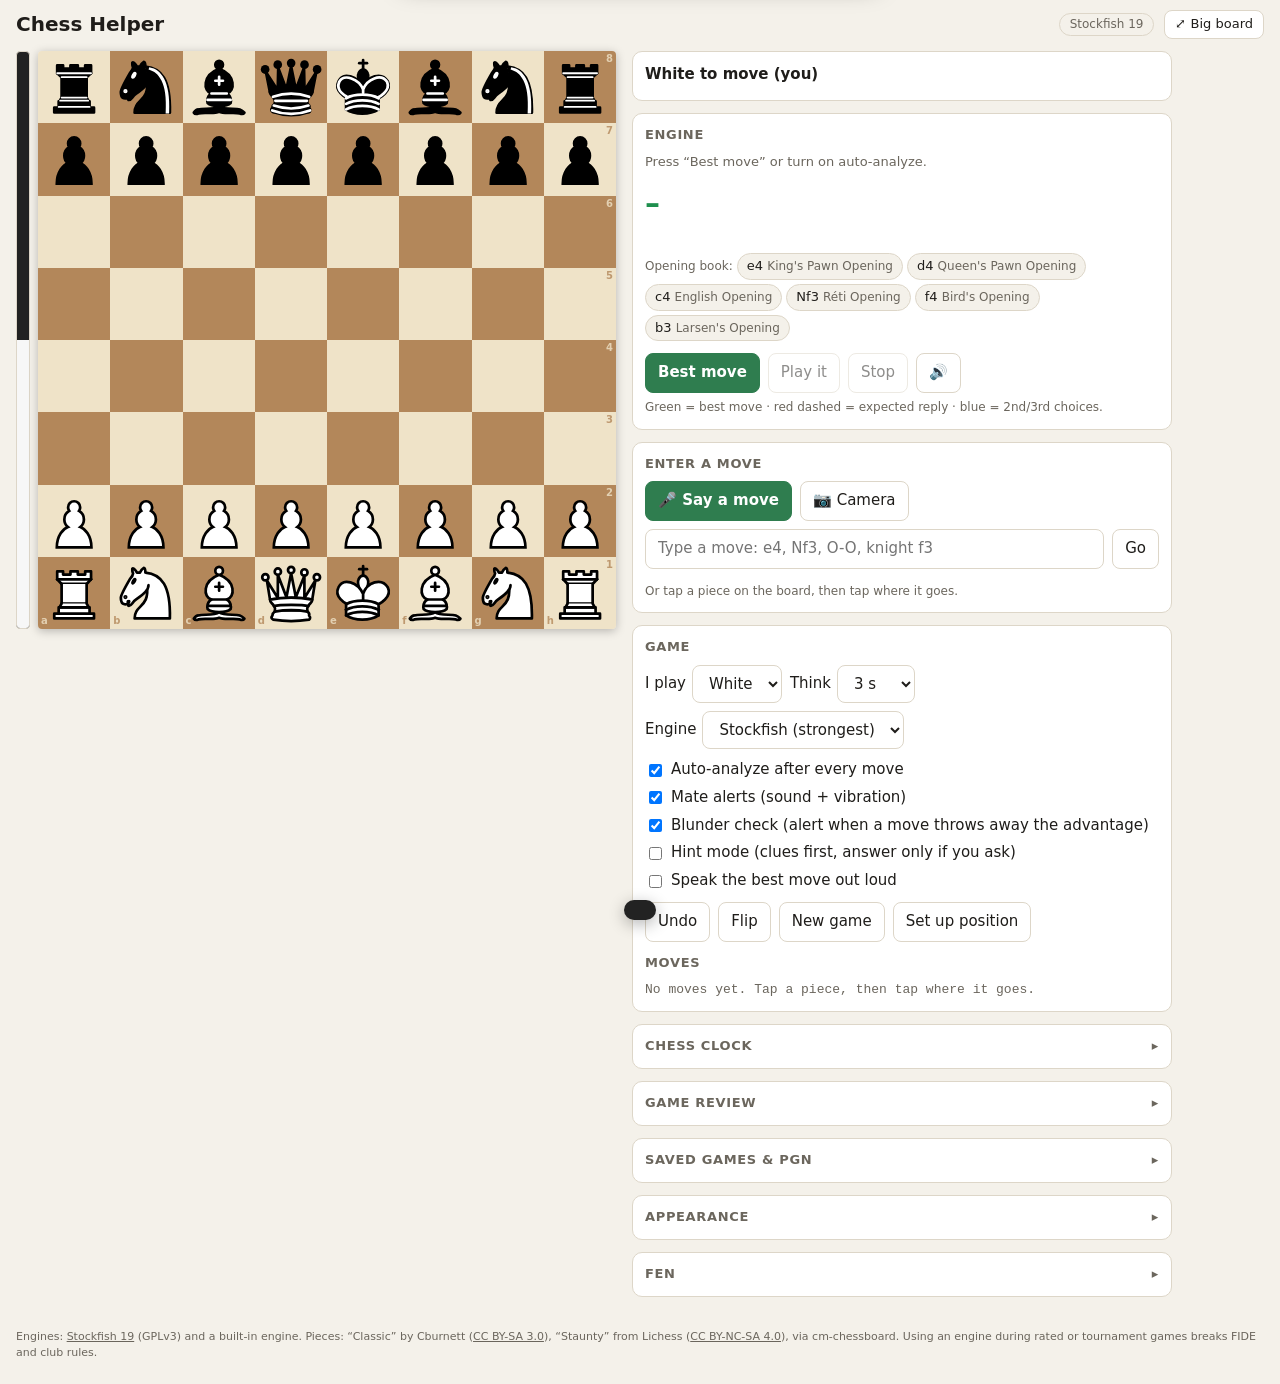
<file: chess-helper.html>
<!doctype html>
<html lang="en">
<head>
<meta charset="utf-8">
<meta name="viewport" content="width=device-width, initial-scale=1, viewport-fit=cover">
<title>Chess Helper</title>
<link rel="icon" href="data:,">
<style>
  :root {
    --bg: #f4f1ea; --panel: #ffffff; --text: #1f1d1a; --muted: #6b665d; --border: #ddd6c8;
    --accent: #2f7d4f; --accent-text: #fff; --warn: #b3412e;
    --light: #efe3c8; --dark: #b3875a;
    --sel: rgba(255, 214, 0, .55); --last: rgba(155, 199, 0, .45); --check: rgba(220, 40, 40, .75);
    --arrow-best: #1f8f4e; --arrow-reply: #d0452f; --arrow-alt: #2c6fb3;
    --c-best: #1f8f4e; --c-excellent: #56a86b; --c-good: #8a8f86; --c-inaccuracy: #d9a400; --c-mistake: #e07a1f; --c-blunder: #c9342a; --c-book: #8a6d4b;
  }
  @media (prefers-color-scheme: dark) {
    :root:not([data-theme="light"]) {
      --bg: #1b1a18; --panel: #262421; --text: #ece8e1; --muted: #a39d92; --border: #3b3833;
      --accent: #3fa568; --accent-text: #0e1a12; --warn: #e0705d;
    }
  }
  :root[data-theme="dark"] {
    --bg: #1b1a18; --panel: #262421; --text: #ece8e1; --muted: #a39d92; --border: #3b3833;
    --accent: #3fa568; --accent-text: #0e1a12; --warn: #e0705d;
  }
  body[data-board="green"]  { --light: #eeeed2; --dark: #769656; }
  body[data-board="blue"]   { --light: #dee3e6; --dark: #8ca2ad; }
  body[data-board="gray"]   { --light: #e3e3e3; --dark: #9a9a9a; }
  body[data-board="purple"] { --light: #ece4f4; --dark: #9b7bb8; }
  body[data-board="coral"]  { --light: #f2e6dc; --dark: #d07c6a; }

  * { box-sizing: border-box; }
  body { margin: 0; background: var(--bg); color: var(--text);
    font: 15px/1.45 system-ui, -apple-system, "Segoe UI", Roboto, sans-serif; -webkit-tap-highlight-color: transparent; }
  header { padding: 10px 16px 2px; display: flex; align-items: center; gap: 10px; }
  header h1 { margin: 0; font-size: 20px; flex: 1; }
  #engineBadge { font-size: 12px; color: var(--muted); border: 1px solid var(--border); border-radius: 99px; padding: 2px 10px; white-space: nowrap; }
  .layout { display: flex; flex-wrap: wrap; gap: 16px; padding: 10px 16px 32px; align-items: flex-start; }
  .boardcol { display: flex; flex-direction: column; gap: 8px; width: min(100%, 600px); }
  .boardrow { display: flex; gap: 8px; }
  #evalbar { width: 14px; flex: none; border-radius: 4px; overflow: hidden; background: #222; position: relative; border: 1px solid var(--border); }
  #evalwhite { position: absolute; left: 0; right: 0; bottom: 0; background: #f7f7f7; height: 50%; transition: height .3s; }
  .boardwrap { position: relative; flex: 1; aspect-ratio: 1; touch-action: manipulation; user-select: none; -webkit-user-select: none; }
  #board { display: grid; grid-template-columns: repeat(8, 1fr); grid-template-rows: repeat(8, 1fr);
    width: 100%; height: 100%; border-radius: 4px; overflow: hidden; box-shadow: 0 2px 10px rgba(0,0,0,.25); }
  .sq { position: relative; display: flex; align-items: center; justify-content: center; cursor: pointer; }
  .sq.l { background: var(--light); } .sq.d { background: var(--dark); }
  .sq.last::before, .sq.sel::before, .sq.chk::before, .sq.hint::before { content: ""; position: absolute; inset: 0; }
  .sq.last::before { background: var(--last); }
  .sq.sel::before { background: var(--sel); }
  .sq.chk::before { background: radial-gradient(circle, var(--check) 20%, transparent 75%); }
  .sq.hint::before { box-shadow: inset 0 0 0 4px #2c6fb3; animation: glow 1.2s ease-in-out infinite; }
  @keyframes glow { 50% { box-shadow: inset 0 0 0 8px rgba(44,111,179,.5); } }
  .pc { position: relative; line-height: 1; z-index: 1; font-size: min(10.5vw, 60px);
    font-family: "Segoe UI Symbol", "DejaVu Sans", "Noto Sans Symbols2", "Arial Unicode MS", sans-serif; }
  .pc.w { color: #fff; text-shadow: 0 0 1px #000, 0 0 1px #000, 1px 1px 0 #000, -1px -1px 0 #000, 1px -1px 0 #000, -1px 1px 0 #000; }
  .pc.b { color: #111; text-shadow: 0 0 1px #fff4; }
  svg.pcs { position: relative; z-index: 1; width: 100%; height: 100%; display: block; }
  .dot { position: absolute; width: 28%; height: 28%; border-radius: 50%; background: rgba(0,0,0,.25); z-index: 2; }
  .ring { position: absolute; inset: 4%; border-radius: 50%; border: 5px solid rgba(0,0,0,.25); z-index: 2; }
  .coord { position: absolute; font-size: 10px; font-weight: 600; opacity: .8; z-index: 1; pointer-events: none; }
  .coord.r { right: 3px; top: 1px; } .coord.f { left: 3px; bottom: 1px; }
  .sq.l .coord { color: var(--dark); } .sq.d .coord { color: var(--light); }
  #arrows { position: absolute; inset: 0; width: 100%; height: 100%; pointer-events: none; z-index: 3; }

  .clock { display: none; align-items: center; justify-content: space-between; gap: 8px; padding: 10px 14px; border-radius: 10px;
    background: var(--panel); border: 1px solid var(--border); cursor: pointer; user-select: none; }
  body.clock-on .clock { display: flex; }
  .clock .who { font-size: 13px; color: var(--muted); }
  .clock .time { font: 700 28px/1 ui-monospace, Menlo, Consolas, monospace; font-variant-numeric: tabular-nums; }
  .clock.running { border-color: var(--accent); box-shadow: 0 0 0 2px var(--accent) inset; }
  .clock.low .time { color: var(--warn); }
  .clock.flag { background: var(--warn); color: #fff; } .clock.flag .who { color: #fff; }

  .panel { flex: 1 1 300px; max-width: 540px; display: flex; flex-direction: column; gap: 12px; min-width: 0; }
  .card { background: var(--panel); border: 1px solid var(--border); border-radius: 10px; padding: 12px; }
  .card h2, details.card > summary { margin: 0 0 8px; font-size: 13px; text-transform: uppercase; letter-spacing: .05em; color: var(--muted); font-weight: 600; }
  details.card > summary { cursor: pointer; margin: 0; list-style: none; display: flex; justify-content: space-between; }
  details.card > summary::after { content: "▸"; } details.card[open] > summary::after { content: "▾"; }
  details.card[open] > summary { margin-bottom: 10px; }
  #status { font-weight: 600; }
  #status.over { color: var(--warn); }
  #opening { color: var(--muted); font-size: 13px; margin-top: 2px; }
  #viewBar { display: none; margin-top: 8px; padding: 8px; border-radius: 8px; background: color-mix(in srgb, var(--arrow-alt) 14%, transparent); }
  body.viewing #viewBar { display: block; }
  .best { display: flex; align-items: baseline; gap: 10px; flex-wrap: wrap; }
  #bestLabel { color: var(--muted); font-size: 13px; width: 100%; }
  #bestMove { font-size: 30px; font-weight: 700; color: var(--arrow-best); min-height: 38px; }
  #bestEval { font-size: 16px; font-weight: 600; }
  #bestInfo { color: var(--muted); font-size: 12px; width: 100%; }
  #reply { margin-top: 4px; } #reply b { color: var(--arrow-reply); }
  #hintBox { display: none; margin-top: 6px; padding: 10px; border-radius: 8px; background: color-mix(in srgb, var(--arrow-alt) 14%, transparent); }
  #top3 { margin-top: 8px; display: flex; flex-direction: column; gap: 4px; }
  #top3 .line { display: flex; gap: 8px; align-items: baseline; font-size: 14px; padding: 4px 8px; border-radius: 6px; background: color-mix(in srgb, var(--text) 5%, transparent); }
  #top3 .line .n { color: var(--muted); width: 1.2em; } #top3 .line .mv { font-weight: 700; min-width: 3.5em; } #top3 .line .sc { margin-left: auto; font-variant-numeric: tabular-nums; }
  #top3 .line .rest { color: var(--muted); font-size: 12px; overflow: hidden; white-space: nowrap; text-overflow: ellipsis; flex: 1; min-width: 0; }
  #pv { margin-top: 6px; font-family: ui-monospace, Menlo, Consolas, monospace; font-size: 12px; color: var(--muted); word-break: break-word; }
  #book { margin-top: 8px; font-size: 13px; }
  .chip { display: inline-block; margin: 2px 4px 2px 0; padding: 3px 9px; border-radius: 99px; border: 1px solid var(--border); background: var(--bg); cursor: pointer; font-size: 13px; color: var(--text); }
  .row { display: flex; flex-wrap: wrap; gap: 8px; align-items: center; }
  .row + .row { margin-top: 8px; }
  button, select, input[type=text], textarea { font: inherit; color: var(--text); background: var(--panel); border: 1px solid var(--border); border-radius: 8px; padding: 8px 12px; }
  button { cursor: pointer; }
  button:hover { border-color: var(--muted); }
  button.primary { background: var(--accent); color: var(--accent-text); border-color: var(--accent); font-weight: 600; }
  button.danger { color: var(--warn); }
  button:disabled { opacity: .5; cursor: default; }
  button.small { padding: 4px 10px; font-size: 13px; }
  input[type=text] { flex: 1; min-width: 0; }
  input.mono, textarea { font-family: ui-monospace, Menlo, Consolas, monospace; font-size: 12px; }
  textarea { width: 100%; min-height: 90px; resize: vertical; }
  label { display: inline-flex; align-items: center; gap: 6px; }
  #moves { font-family: ui-monospace, Menlo, Consolas, monospace; font-size: 13px; max-height: 160px; overflow: auto; }
  #moves span.n { color: var(--muted); margin-right: 4px; } #moves span.m { margin-right: 10px; }
  #moveChoices .chip { font-weight: 600; }
  .muted { color: var(--muted); font-size: 12px; }
  #palette { display: flex; gap: 4px; flex-wrap: wrap; margin-top: 8px; }
  #palette button { width: 44px; height: 44px; padding: 2px; font-size: 26px; background: var(--light); }
  #palette button.on { outline: 3px solid var(--accent); }
  #palette .pc { font-size: 26px; }
  .setup-only { display: none; }
  body.setup .setup-only { display: flex; }
  body.setup .play-only { display: none; }
  body.focus header, body.focus .hide-focus { display: none !important; }
  body.focus .layout { padding-top: 6px; }
  body.focus .boardcol { width: min(100%, calc(100vh - 150px)); min-width: min(100%, 360px); }
  #btnFocusExit { display: none; }
  body.focus #btnFocusExit { display: inline-block; }

  #cameraCard { display: none; }
  body.camera-on #cameraCard { display: block; }
  .camwrap { position: relative; width: 100%; max-width: 360px; aspect-ratio: 1; margin: 0 auto; background: #000; border-radius: 8px; overflow: hidden; }
  .camwrap canvas { width: 100%; height: 100%; display: block; }
  .camgrid { position: absolute; inset: 0; pointer-events: none;
    background-image: linear-gradient(to right, rgba(0,255,120,.7) 1px, transparent 1px), linear-gradient(to bottom, rgba(0,255,120,.7) 1px, transparent 1px);
    background-size: 12.5% 12.5%; box-shadow: inset 0 0 0 2px rgba(0,255,120,.9); }
  #camVideo { position: absolute; width: 1px; height: 1px; opacity: 0; pointer-events: none; }
  #camProposal { display: none; margin-top: 8px; padding: 10px; border-radius: 8px; background: color-mix(in srgb, var(--accent) 15%, transparent); }

  #graph { width: 100%; height: 110px; display: block; border-radius: 6px; cursor: pointer; background: #3a3a3a; }
  #reviewSummary table { width: 100%; border-collapse: collapse; font-size: 13px; margin-top: 8px; }
  #reviewSummary td, #reviewSummary th { padding: 3px 4px; text-align: center; } #reviewSummary td:first-child, #reviewSummary th:first-child { text-align: left; }
  #reviewList { margin-top: 8px; max-height: 260px; overflow: auto; font-size: 13px; }
  #reviewList .rv { display: flex; gap: 8px; align-items: center; padding: 4px 6px; border-radius: 6px; cursor: pointer; }
  #reviewList .rv:hover, #reviewList .rv.cur { background: color-mix(in srgb, var(--text) 8%, transparent); }
  #reviewList .rv .num { color: var(--muted); width: 3.2em; font-family: ui-monospace, monospace; }
  #reviewList .rv .san { font-weight: 700; width: 4.2em; }
  .badge { font-size: 11px; font-weight: 700; padding: 1px 7px; border-radius: 99px; color: #fff; white-space: nowrap; }
  .b-best { background: var(--c-best); } .b-excellent { background: var(--c-excellent); } .b-good { background: var(--c-good); }
  .b-inaccuracy { background: var(--c-inaccuracy); } .b-mistake { background: var(--c-mistake); } .b-blunder { background: var(--c-blunder); } .b-book { background: var(--c-book); }
  #savedList .sg { padding: 8px 0; border-top: 1px solid var(--border); }
  #savedList .sg:first-child { border-top: 0; }
  #savedList .sg .t { font-weight: 600; font-size: 14px; } #savedList .sg .d { font-size: 12px; color: var(--muted); margin: 2px 0 6px; }

  #promo { position: fixed; inset: 0; background: rgba(0,0,0,.5); display: none; align-items: center; justify-content: center; z-index: 10; }
  #promo .box { background: var(--panel); padding: 12px; border-radius: 10px; display: flex; gap: 8px; }
  #promo button { width: 64px; height: 64px; font-size: 44px; padding: 2px; background: var(--light); }
  .spin { display: inline-block; width: 12px; height: 12px; border: 2px solid var(--muted); border-top-color: transparent; border-radius: 50%; animation: sp .8s linear infinite; vertical-align: -1px; }
  @keyframes sp { to { transform: rotate(360deg); } }
  .hint-text { color: var(--muted); font-size: 12px; margin: 6px 0 0; }

  #alert { position: fixed; left: 50%; top: 12px; transform: translate(-50%, -160%); z-index: 20;
    width: min(calc(100% - 32px), 480px); padding: 14px 16px; border-radius: 12px; color: #fff;
    box-shadow: 0 6px 24px rgba(0,0,0,.35); transition: transform .25s ease; cursor: pointer; }
  #alert.show { transform: translate(-50%, 0); }
  #alert.win { background: #1f8f4e; } #alert.lose { background: #c0392b; } #alert.info { background: #2c6fb3; }
  #alert.win.pulse { animation: pulse 1s ease-in-out 3; }
  @keyframes pulse { 50% { box-shadow: 0 0 0 8px rgba(31,143,78,.35), 0 6px 24px rgba(0,0,0,.35); } }
  #alertTitle { font-size: 18px; font-weight: 700; } #alertText { font-size: 14px; margin-top: 2px; opacity: .95; } #alertClose { font-size: 12px; opacity: .8; margin-top: 6px; }
  #toast { position: fixed; left: 50%; bottom: 20px; transform: translate(-50%, 200%); background: #222; color: #fff; padding: 10px 16px; border-radius: 10px;
    z-index: 21; max-width: calc(100% - 32px); font-size: 14px; transition: transform .2s ease; box-shadow: 0 4px 16px rgba(0,0,0,.3); }
  #toast.show { transform: translate(-50%, 0); }
  footer { padding: 0 16px 24px; color: var(--muted); font-size: 11px; }
  footer a { color: inherit; }
</style>
</head>
<body data-board="wood">
<svg width="0" height="0" style="position:absolute" aria-hidden="true"><defs>
<g id="std-wk" stroke-linecap="round" stroke-linejoin="round" transform="translate(5.000000, 5.000000)" stroke="#000000" stroke-width="1.5"> <line x1="15" y1="4.96764706" x2="15" y2="0" /> <line x1="12.8571429" y1="1.76470588" x2="17.1428571" y2="1.76470588" /> <path d="M17.5714286,7.5 C17.5714286,7.5 16.7142857,5.29411765 15,5.29411765 C13.2857143,5.29411765 12.4285714,7.5 12.4285714,7.5 C11.1428571,10.1470588 15,16.7647059 15,16.7647059 C15,16.7647059 18.8571429,10.1470588 17.5714286,7.5 Z" fill="#FFFFFF" /> <path d="M5.57142857,27.3529412 C10.2857143,30.4411765 18.8571429,30.4411765 23.5714286,27.3529412 L23.5714286,21.1764706 C23.5714286,21.1764706 31.2857143,17.2058824 28.7142857,11.9117647 C25.2857143,6.17647059 17.1428571,8.82352941 15,15.4411765 L15,18.5294118 L15,15.4411765 C12,8.82352941 3.85714286,6.17647059 1.28571429,11.9117647 C-1.28571429,17.2058824 5.57142857,20.7352941 5.57142857,20.7352941 L5.57142857,27.3529412 Z" fill="#FFFFFF" /> <path d="M5.57142857,21.1764706 C10.2857143,18.5294118 18.8571429,18.5294118 23.5714286,21.1764706" fill-opacity="0" fill="#000000" /> <path d="M5.57142857,24.2647059 C10.2857143,21.6176471 18.8571429,21.6176471 23.5714286,24.2647059" fill-opacity="0" fill="#000000" stroke-linecap="square" /> <path d="M5.57142857,27.3529412 C10.2857143,24.7058824 18.8571429,24.7058824 23.5714286,27.3529412" fill-opacity="0" fill="#000000" /> </g> 
<g id="std-wq" stroke-linecap="round" stroke-linejoin="round" transform="translate(4.000000, 5.000000)" stroke="#000000" stroke-width="1.5"> <path d="M3.45945946,6.2 C3.45945946,7.17833299 2.68503308,7.97142857 1.72972973,7.97142857 C0.774426379,7.97142857 0,7.17833299 0,6.2 C0,5.22166701 0.774426379,4.42857143 1.72972973,4.42857143 C2.68503308,4.42857143 3.45945946,5.22166701 3.45945946,6.2 Z" fill="#FFFFFF" /> <path d="M17.7297297,2.21428571 C17.7297297,3.1926187 16.9553034,3.98571429 16,3.98571429 C15.0446966,3.98571429 14.2702703,3.1926187 14.2702703,2.21428571 C14.2702703,1.23595273 15.0446966,0.442857143 16,0.442857143 C16.9553034,0.442857143 17.7297297,1.23595273 17.7297297,2.21428571 Z" fill="#FFFFFF" /> <path d="M32,6.2 C32,7.17833299 31.2255736,7.97142857 30.2702703,7.97142857 C29.3149669,7.97142857 28.5405405,7.17833299 28.5405405,6.2 C28.5405405,5.22166701 29.3149669,4.42857143 30.2702703,4.42857143 C31.2255736,4.42857143 32,5.22166701 32,6.2 Z" fill="#FFFFFF" /> <path d="M10.3783784,3.1 C10.3783784,4.07833299 9.603952,4.87142857 8.64864865,4.87142857 C7.6933453,4.87142857 6.91891892,4.07833299 6.91891892,3.1 C6.91891892,2.12166701 7.6933453,1.32857143 8.64864865,1.32857143 C9.603952,1.32857143 10.3783784,2.12166701 10.3783784,3.1 Z" fill="#FFFFFF" /> <path d="M25.0810811,3.54285714 C25.0810811,4.52119013 24.3066547,5.31428571 23.3513514,5.31428571 C22.396048,5.31428571 21.6216216,4.52119013 21.6216216,3.54285714 C21.6216216,2.56452416 22.396048,1.77142857 23.3513514,1.77142857 C24.3066547,1.77142857 25.0810811,2.56452416 25.0810811,3.54285714 Z" fill="#FFFFFF" /> <path d="M4.32432432,18.6 C11.6756757,17.2714286 22.4864865,17.2714286 27.6756757,18.6 L29.4054054,7.97142857 L23.3513514,17.7142857 L23.3513514,5.31428571 L18.5945946,17.2714286 L16,3.98571429 L13.4054054,17.2714286 L8.64864865,4.87142857 L8.64864865,17.7142857 L2.59459459,7.97142857 L4.32432432,18.6 Z" fill="#FFFFFF" /> <path d="M4.32432432,18.6 C4.32432432,20.3714286 5.62162162,20.3714286 6.48648649,22.1428571 C7.35135135,23.4714286 7.35135135,23.0285714 6.91891892,25.2428571 C5.62162162,26.1285714 5.62162162,27.4571429 5.62162162,27.4571429 C4.32432432,28.7857143 6.05405405,29.6714286 6.05405405,29.6714286 C11.6756757,30.5571429 20.3243243,30.5571429 25.9459459,29.6714286 C25.9459459,29.6714286 27.2432432,28.7857143 25.9459459,27.4571429 C25.9459459,27.4571429 26.3783784,26.1285714 25.0810811,25.2428571 C24.6486486,23.0285714 24.6486486,23.4714286 25.5135135,22.1428571 C26.3783784,20.3714286 27.6756757,20.3714286 27.6756757,18.6 C20.3243243,17.2714286 11.6756757,17.2714286 4.32432432,18.6 Z" fill="#FFFFFF" /> <path d="M6.48648649,22.1428571 C9.51351351,21.2571429 22.4864865,21.2571429 25.5135135,22.1428571" /> <path d="M6.91891892,25.2428571 C12.1081081,24.3571429 19.8918919,24.3571429 25.0810811,25.2428571" /> </g> 
<g id="std-wb" stroke-linecap="round" stroke-linejoin="round" transform="translate(6.000000, 5.000000)" stroke="#000000" stroke-width="1.5"> <g fill="#FFFFFF"> <path d="M2.54545455,27.3529412 C5.42181818,26.4970588 11.1236364,27.7323529 14,25.5882353 C16.8763636,27.7323529 22.5781818,26.4970588 25.4545455,27.3529412 C25.4545455,27.3529412 26.8545455,27.8294118 28,29.1176471 C27.4230303,29.9735294 26.6,29.9911765 25.4545455,29.5588235 C22.5781818,28.7029412 16.8763636,29.9647059 14,28.6764706 C11.1236364,29.9647059 5.42181818,28.7029412 2.54545455,29.5588235 C1.39660606,29.9911765 0.574424242,29.9735294 0,29.1176471 C1.14884848,27.4058824 2.54545455,27.3529412 2.54545455,27.3529412 Z" /> <path d="M7.63636364,23.8235294 C9.75757576,26.0294118 18.2424242,26.0294118 20.3636364,23.8235294 C20.7878788,22.5 20.3636364,22.0588235 20.3636364,22.0588235 C20.3636364,19.8529412 18.2424242,18.5294118 18.2424242,18.5294118 C22.9090909,17.2058824 23.3333333,8.38235294 14,4.85294118 C4.66666667,8.38235294 5.09090909,17.2058824 9.75757576,18.5294118 C9.75757576,18.5294118 7.63636364,19.8529412 7.63636364,22.0588235 C7.63636364,22.0588235 7.21212121,22.5 7.63636364,23.8235294 Z" /> <path d="M16.1212121,2.64705882 C16.1212121,3.86533401 15.1715131,4.85294118 14,4.85294118 C12.8284869,4.85294118 11.8787879,3.86533401 11.8787879,2.64705882 C11.8787879,1.42878364 12.8284869,0.441176471 14,0.441176471 C15.1715131,0.441176471 16.1212121,1.42878364 16.1212121,2.64705882 Z" /> </g> <path d="M9.75757576,18.5294118 L18.2424242,18.5294118 M7.63636364,22.0588235 L20.3636364,22.0588235 M14,9.26470588 L14,13.6764706 M11.8787879,11.4705882 L16.1212121,11.4705882" /> </g> 
<g id="std-wn" stroke-linecap="round" stroke-linejoin="round" transform="translate(6.000000, 6.000000)" stroke="#000000"> <path d="M13.5757576,2.625 C22.4848485,3.5 27.5757576,9.625 27.1515152,28 L7.63636364,28 C7.63636364,20.125 16.1212121,22.3125 14.4242424,9.625" stroke-width="1.5" fill="#FFFFFF" /> <path d="M15.2727273,9.625 C15.5951515,12.17125 10.5636364,16.07375 8.48484848,17.5 C5.93939394,19.25 6.09212121,21.2975 4.24242424,21 C3.35830303,20.1775 5.43878788,18.34 4.24242424,18.375 C3.39393939,18.375 4.40363636,19.45125 3.39393939,20.125 C2.54545455,20.125 -0.00254545455,21 -1.90580876e-06,16.625 C-1.90580876e-06,14.875 5.09090909,6.125 5.09090909,6.125 C5.09090909,6.125 6.69454545,4.4625 6.78787879,3.0625 C6.16848485,2.19275 6.36363636,1.3125 6.36363636,0.4375 C7.21212121,-0.4375 8.90909091,2.625 8.90909091,2.625 L10.6060606,2.625 C10.6060606,2.625 11.2678788,0.882 12.7272727,0 C13.5757576,0 13.5757576,2.625 13.5757576,2.625" stroke-width="1.5" fill="#FFFFFF" /> <path d="M2.96969697,16.1875 C2.96969697,16.4291246 2.77975717,16.625 2.54545455,16.625 C2.31115192,16.625 2.12121212,16.4291246 2.12121212,16.1875 C2.12121212,15.9458754 2.31115192,15.75 2.54545455,15.75 C2.77975717,15.75 2.96969697,15.9458754 2.96969697,16.1875 Z" stroke-width="1.5" fill="#000000" /> <path d="M7.6363543,7.4375 C7.6363543,8.16235779 7.44641868,8.74997112 7.21212121,8.74997112 C6.97782375,8.74997112 6.78788812,8.16235779 6.78788812,7.4375 C6.78788812,6.71264221 6.97782375,6.12502888 7.21212121,6.12502888 C7.44641868,6.12502888 7.6363543,6.71264221 7.6363543,7.4375 L7.6363543,7.4375 Z" stroke-width="1.499967" fill="#000000" transform="translate(7.212121, 7.437500) rotate(30.000728) translate(-7.212121, -7.437500) " /> </g> 
<g id="std-wr" stroke-linecap="round" stroke-linejoin="round" transform="translate(9.000000, 8.000000)" stroke="#000000" stroke-width="1.5"> <polygon fill="#FFFFFF" points="0 26 22 26 22 23.4 0 23.4" /> <polygon fill="#FFFFFF" points="2.44444444 23.4 2.44444444 19.9333333 19.5555556 19.9333333 19.5555556 23.4" /> <polyline fill="#FFFFFF" points="1.62962963 4.33333333 1.62962963 0 4.88888889 0 4.88888889 1.73333333 8.96296296 1.73333333 8.96296296 0 13.037037 0 13.037037 1.73333333 17.1111111 1.73333333 17.1111111 0 20.3703704 0 20.3703704 4.33333333" /> <polyline fill="#FFFFFF" points="20.3703704 4.33333333 17.9259259 6.93333333 4.07407407 6.93333333 1.62962963 4.33333333" /> <polyline fill="#FFFFFF" points="17.9259259 6.93333333 17.9259259 17.7666667 4.07407407 17.7666667 4.07407407 6.93333333" /> <polyline fill="#FFFFFF" points="17.9259259 17.7666667 19.1481481 19.9333333 2.85185185 19.9333333 4.07407407 17.7666667" /> <line x1="1.62962963" y1="4.33333333" x2="20.3703704" y2="4.33333333" /> </g> 
<g id="std-wp" transform="translate(10.000000, 9.000000)" fill="#FFFFFF" stroke="#000000" stroke-linecap="round" stroke-width="1.5"> <path d="M10,0 C8.15833333,0 6.66666667,1.50129032 6.66666667,3.35483871 C6.66666667,4.10129032 6.90833333,4.78903226 7.31666667,5.35096774 C5.69166667,6.29032258 4.58333333,8.04322581 4.58333333,10.0645161 C4.58333333,11.7670968 5.36666667,13.2851613 6.59166667,14.2832258 C4.09166667,15.1722581 0.416666667,18.9380645 0.416666667,25.5806452 L19.5833333,25.5806452 C19.5833333,18.9380645 15.9083333,15.1722581 13.4083333,14.2832258 C14.6333333,13.2851613 15.4166667,11.7670968 15.4166667,10.0645161 C15.4166667,8.04322581 14.3083333,6.29032258 12.6833333,5.35096774 C13.0916667,4.78903226 13.3333333,4.10129032 13.3333333,3.35483871 C13.3333333,1.50129032 11.8416667,0 10,0 Z" /> </g> 
<g id="std-bk" stroke-linecap="round" stroke-linejoin="round" transform="translate(5.000000, 5.000000)" stroke-width="1.5"> <line x1="15" y1="4.96764706" x2="15" y2="0" stroke="#000000" /> <path d="M15,16.7647059 C15,16.7647059 18.8571429,10.1470588 17.5714286,7.5 C17.5714286,7.5 16.7142857,5.29411765 15,5.29411765 C13.2857143,5.29411765 12.4285714,7.5 12.4285714,7.5 C11.1428571,10.1470588 15,16.7647059 15,16.7647059" stroke="#000000" fill="#000000" /> <path d="M5.57142857,27.3529412 C10.2857143,30.4411765 18.8571429,30.4411765 23.5714286,27.3529412 L23.5714286,21.1764706 C23.5714286,21.1764706 31.2857143,17.2058824 28.7142857,11.9117647 C25.2857143,6.17647059 17.1428571,8.82352941 15,15.4411765 L15,18.5294118 L15,15.4411765 C12,8.82352941 3.85714286,6.17647059 1.28571429,11.9117647 C-1.28571429,17.2058824 5.57142857,20.7352941 5.57142857,20.7352941 L5.57142857,27.3529412 Z" stroke="#000000" fill="#000000" /> <line x1="12.8571429" y1="1.76470588" x2="17.1428571" y2="1.76470588" stroke="#000000" /> <path d="M23.1428571,20.7352941 C23.1428571,20.7352941 30.4285714,17.2058824 28.3114286,12.2205882 C24.9857143,7.05882353 17.1428571,10.5882353 15,16.3235294 L15.0085714,18.1764706 L15,16.3235294 C12.8571429,10.5882353 4.20514286,7.05882353 1.71171429,12.2205882 C-0.428571429,17.2058824 5.87142857,20.1617647 5.87142857,20.1617647" stroke="#FFFFFF" /> <path d="M5.57142857,21.1764706 C10.2857143,18.5294118 18.8571429,18.5294118 23.5714286,21.1764706 M5.57142857,24.2647059 C10.2857143,21.6176471 18.8571429,21.6176471 23.5714286,24.2647059 M5.57142857,27.3529412 C10.2857143,24.7058824 18.8571429,24.7058824 23.5714286,27.3529412" stroke="#FFFFFF" /> </g> 
<g id="std-bq" stroke-linecap="round" stroke-linejoin="round" transform="translate(3.000000, 4.000000)"> <g fill="#000000"> <ellipse cx="2.61538462" cy="6.22222222" rx="2.3974359" ry="2.44444444" /> <ellipse cx="9.58974359" cy="3.55555556" rx="2.3974359" ry="2.44444444" /> <ellipse cx="17" cy="2.66666667" rx="2.3974359" ry="2.44444444" /> <ellipse cx="24.4102564" cy="3.55555556" rx="2.3974359" ry="2.44444444" /> <ellipse cx="31.3846154" cy="6.22222222" rx="2.3974359" ry="2.44444444" /> </g> <path d="M5.23076923,18.6666667 C12.6410256,17.3333333 23.5384615,17.3333333 28.7692308,18.6666667 L30.9487179,7.55555556 L24.4102564,17.7777778 L24.1487179,5.24444444 L19.6153846,17.3333333 L17,4.44444444 L14.3846154,17.3333333 L9.85128205,5.24444444 L9.58974359,17.7777778 L3.05128205,7.55555556 L5.23076923,18.6666667 Z" stroke="#000000" stroke-width="1.5" fill="#000000" /> <path d="M5.23076923,18.6666667 C5.23076923,20.4444444 6.53846154,20.4444444 7.41025641,22.2222222 C8.28205128,23.5555556 8.28205128,23.1111111 7.84615385,25.3333333 C6.53846154,26.2222222 6.53846154,27.5555556 6.53846154,27.5555556 C5.23076923,28.8888889 6.97435897,29.7777778 6.97435897,29.7777778 C12.6410256,30.6666667 21.3589744,30.6666667 27.025641,29.7777778 C27.025641,29.7777778 28.3333333,28.8888889 27.025641,27.5555556 C27.025641,27.5555556 27.4615385,26.2222222 26.1538462,25.3333333 C25.7179487,23.1111111 25.7179487,23.5555556 26.5897436,22.2222222 C27.4615385,20.4444444 28.7692308,20.4444444 28.7692308,18.6666667 C21.3589744,17.3333333 12.6410256,17.3333333 5.23076923,18.6666667 Z" stroke="#000000" stroke-width="1.5" fill="#000000" /> <path d="M6.97435897,29.7777778 C13.4672777,32.080866 20.5327223,32.080866 27.025641,29.7777778" stroke="#000000" stroke-width="1.5" /> <path d="M6.97435897,21.3333333 C13.4672777,19.0302452 20.5327223,19.0302452 27.025641,21.3333333" stroke="#FFFFFF" stroke-width="1.5" /> <line x1="8.28205128" y1="23.5555556" x2="25.7179487" y2="23.5555556" stroke="#FFFFFF" stroke-width="1.5" /> <path d="M7.41025641,26.2222222 C13.6372326,28.3241535 20.3627674,28.3241535 26.5897436,26.2222222" stroke="#FFFFFF" stroke-width="1.5" /> <path d="M6.53846154,28.8888889 C13.2948481,31.4031829 20.7051519,31.4031829 27.4615385,28.8888889" stroke="#FFFFFF" stroke-width="1.5" /> </g> 
<g id="std-bb" stroke-linecap="round" stroke-linejoin="round" transform="translate(6.000000, 5.000000)" stroke-width="1.5"> <g fill="#000000" stroke="#000000"> <path d="M2.54545455,27.3529412 C5.42181818,26.4970588 11.1236364,27.7323529 14,25.5882353 C16.8763636,27.7323529 22.5781818,26.4970588 25.4545455,27.3529412 C25.4545455,27.3529412 26.8545455,27.8294118 28,29.1176471 C27.4230303,29.9735294 26.6,29.9911765 25.4545455,29.5588235 C22.5781818,28.7029412 16.8763636,29.9647059 14,28.6764706 C11.1236364,29.9647059 5.42181818,28.7029412 2.54545455,29.5588235 C1.39660606,29.9911765 0.574424242,29.9735294 0,29.1176471 C1.14884848,27.4058824 2.54545455,27.3529412 2.54545455,27.3529412 Z" /> <path d="M7.63636364,23.8235294 C9.75757576,26.0294118 18.2424242,26.0294118 20.3636364,23.8235294 C20.7878788,22.5 20.3636364,22.0588235 20.3636364,22.0588235 C20.3636364,19.8529412 18.2424242,18.5294118 18.2424242,18.5294118 C22.9090909,17.2058824 23.3333333,8.38235294 14,4.85294118 C4.66666667,8.38235294 5.09090909,17.2058824 9.75757576,18.5294118 C9.75757576,18.5294118 7.63636364,19.8529412 7.63636364,22.0588235 C7.63636364,22.0588235 7.21212121,22.5 7.63636364,23.8235294 Z" /> <path d="M16.1212121,2.64705882 C16.1212121,3.86533401 15.1715131,4.85294118 14,4.85294118 C12.8284869,4.85294118 11.8787879,3.86533401 11.8787879,2.64705882 C11.8787879,1.42878364 12.8284869,0.441176471 14,0.441176471 C15.1715131,0.441176471 16.1212121,1.42878364 16.1212121,2.64705882 Z" /> </g> <path d="M9.75757576,18.5294118 L18.2424242,18.5294118 M7.63636364,22.0588235 L20.3636364,22.0588235 M14,9.26470588 L14,13.6764706 M11.8787879,11.4705882 L16.1212121,11.4705882" stroke="#FFFFFF" /> </g> 
<g id="std-bn" stroke-linecap="round" stroke-linejoin="round" transform="translate(6.000000, 6.000000)"> <path d="M13.5757576,2.63636364 C22.4848485,3.51515152 27.5757576,9.66666667 27.1515152,28.1212121 L7.63636364,28.1212121 C7.63636364,20.2121212 16.1212121,22.4090909 14.4242424,9.66666667" stroke="#000000" stroke-width="1.5" fill="#000000" /> <path d="M15.2727273,9.66666667 C15.5951515,12.2239394 10.5636364,16.1433333 8.48484848,17.5757576 C5.93939394,19.3333333 6.09212121,21.389697 4.24242424,21.0909091 C3.35830303,20.2648485 5.43878788,18.4193939 4.24242424,18.4545455 C3.39393939,18.4545455 4.40363636,19.5354545 3.39393939,20.2121212 C2.54545455,20.2121212 -0.00254545455,21.0909091 -1.90580876e-06,16.6969697 C-1.90580876e-06,14.9393939 5.09090909,6.15151515 5.09090909,6.15151515 C5.09090909,6.15151515 6.69454545,4.48181818 6.78787879,3.07575758 C6.16848485,2.20224242 6.36363636,1.31818182 6.36363636,0.439393939 C7.21212121,-0.439393939 8.90909091,2.63636364 8.90909091,2.63636364 L10.6060606,2.63636364 C10.6060606,2.63636364 11.2678788,0.885818182 12.7272727,0 C13.5757576,0 13.5757576,2.63636364 13.5757576,2.63636364" stroke="#000000" stroke-width="1.5" fill="#000000" /> <path d="M2.96969697,16.2575758 C2.96969697,16.5002463 2.77975717,16.6969697 2.54545455,16.6969697 C2.31115192,16.6969697 2.12121212,16.5002463 2.12121212,16.2575758 C2.12121212,16.0149052 2.31115192,15.8181818 2.54545455,15.8181818 C2.77975717,15.8181818 2.96969697,16.0149052 2.96969697,16.2575758 Z" stroke="#FFFFFF" stroke-width="1.5" fill="#FFFFFF" /> <path d="M7.6363543,7.46969697 C7.6363543,8.19769267 7.44641868,8.78784979 7.21212121,8.78784979 C6.97782375,8.78784979 6.78788812,8.19769267 6.78788812,7.46969697 C6.78788812,6.74170127 6.97782375,6.15154415 7.21212121,6.15154415 C7.44641868,6.15154415 7.6363543,6.74170127 7.6363543,7.46969697 L7.6363543,7.46969697 Z" stroke="#FFFFFF" stroke-width="1.499967" fill="#FFFFFF" transform="translate(7.212121, 7.469697) rotate(30.000728) translate(-7.212121, -7.469697) " /> <path d="M15.7393939,2.98787879 L15.3575758,4.26212121 L15.7818182,4.39393939 C18.4545455,5.27272727 20.5757576,6.58212121 22.4848485,10.3257576 C24.3939394,14.0693939 25.2424242,19.3860606 24.8181818,28.1212121 L24.7757576,28.5606061 L26.6848485,28.5606061 L26.7272727,28.1212121 C27.1515152,19.2806061 25.9806061,13.3136364 23.969697,9.36787879 C21.9587879,5.42212121 19.0569697,3.53272727 16.1721212,3.07575758 L15.7393939,2.98787879 Z" fill="#FFFFFF" /> </g> 
<g id="std-br" stroke-linecap="round" stroke-linejoin="round" transform="translate(9.000000, 8.000000)"> <polygon stroke="#000000" stroke-width="1.5" fill="#000000" points="0 26 22 26 22 23.4 0 23.4" /> <polygon stroke="#000000" stroke-width="1.5" fill="#000000" points="2.85185185 19.9333333 4.07407407 17.7666667 17.9259259 17.7666667 19.1481481 19.9333333" /> <polygon stroke="#000000" stroke-width="1.5" fill="#000000" points="2.44444444 23.4 2.44444444 19.9333333 19.5555556 19.9333333 19.5555556 23.4" /> <polygon stroke="#000000" stroke-width="1.5" fill="#000000" points="4.07407407 17.7666667 4.07407407 6.5 17.9259259 6.5 17.9259259 17.7666667" /> <polygon stroke="#000000" stroke-width="1.5" fill="#000000" points="4.07407407 6.5 1.62962963 4.33333333 20.3703704 4.33333333 17.9259259 6.5" /> <polygon stroke="#000000" stroke-width="1.5" fill="#000000" points="1.62962963 4.33333333 1.62962963 0 4.88888889 0 4.88888889 1.73333333 8.96296296 1.73333333 8.96296296 0 13.037037 0 13.037037 1.73333333 17.1111111 1.73333333 17.1111111 0 20.3703704 0 20.3703704 4.33333333" /> <polyline stroke="#FFFFFF" points="2.44444444 22.9666667 19.5555556 22.9666667 19.5555556 22.9666667" /> <line x1="3.25925926" y1="19.5" x2="18.7407407" y2="19.5" stroke="#FFFFFF" /> <line x1="4.07407407" y1="17.7666667" x2="17.9259259" y2="17.7666667" stroke="#FFFFFF" /> <line x1="4.07407407" y1="6.5" x2="17.9259259" y2="6.5" stroke="#FFFFFF" /> <line x1="1.62962963" y1="4.33333333" x2="20.3703704" y2="4.33333333" stroke="#FFFFFF" /> </g> 
<g id="std-bp" transform="translate(10.000000, 8.000000)" fill="#000000" stroke="#000000" stroke-linecap="round" stroke-width="1.5"> <path d="M10,0 C8.15833333,0 6.66666667,1.50129032 6.66666667,3.35483871 C6.66666667,4.10129032 6.90833333,4.78903226 7.31666667,5.35096774 C5.69166667,6.29032258 4.58333333,8.04322581 4.58333333,10.0645161 C4.58333333,11.7670968 5.36666667,13.2851613 6.59166667,14.2832258 C4.09166667,15.1722581 0.416666667,18.9380645 0.416666667,25.5806452 L19.5833333,25.5806452 C19.5833333,18.9380645 15.9083333,15.1722581 13.4083333,14.2832258 C14.6333333,13.2851613 15.4166667,11.7670968 15.4166667,10.0645161 C15.4166667,8.04322581 14.3083333,6.29032258 12.6833333,5.35096774 C13.0916667,4.78903226 13.3333333,4.10129032 13.3333333,3.35483871 C13.3333333,1.50129032 11.8416667,0 10,0 Z" /> </g> 
<g id="sta-wk" transform="matrix(0.78030303,0,0,0.78030303,0.99250091,1.3663636)"> <path d="m 27.67,15.225 v -3.544 h 4.44 V 7.252 H 27.175 V 3.36 H 22.81 v 3.893 h -4.934 v 4.43 h 4.44 v 3.543" fill="#f0f0f0" stroke-linecap="round" stroke-width="1.2" stroke="#1e1e1e" /> <rect x="20.299" y="14.215" width="9.3979998" height="2.7869999" ry="1.3940001" fill="#f0f0f0" stroke-linejoin="round" stroke-width="1.2" stroke="#1e1e1e" /> <path d="m 26.416,14.215 c 0.725,0 1.308,0.621 1.308,1.393 0,0.773 -0.583,1.394 -1.308,1.394 h 1.974 c 0.724,0 1.308,-0.621 1.308,-1.393 0,-0.773 -0.584,-1.394 -1.308,-1.394 z" opacity="0.15" /> <path d="m 21.631,14.842 c -0.402,0 -0.725,0.345 -0.725,0.773 0,0.427 0.323,0.772 0.725,0.772 h 0.874 c -0.402,0 -0.725,-0.345 -0.725,-0.772 0,-0.428 0.323,-0.773 0.725,-0.773 z" fill="#ffffff" /> <path d="m 33.635,36.986 c 0,0 7.776,-13.318 6.613,-15.916 -1.164,-2.596 -8.48,-4.497 -15.248,-4.497 -6.768,0 -14.084,1.9 -15.248,4.497 -1.164,2.597 6.612,15.916 6.612,15.916 z" fill="#f0f0f0" stroke-linecap="round" stroke-width="1.2" stroke="#1e1e1e" /> <path d="m 24.996,16.576 c 15.938,2.622 12.573,9.354 6.64,22.543 l 2.028,-1.729 c 0,0 7.747,-13.723 6.584,-16.32 -1.545,-2.833 -7.503,-4.159 -15.252,-4.494 z" opacity="0.15" /> <path d="m 23.765,17.295 c -3.904,-0.184 -14.621,1.801 -13.503,5.017 0.817,3.727 2.754,7.244 4.508,10.504 C 9.083,22.481 8.828,19.042 23.765,17.295 Z M 23.391,3.997 23.375,7.309 h 0.546 l 0.016,-3.312 z m -4.931,3.87 -0.008,3.208 h 0.774 l 0.007,-3.208 z m 4.413,3.213 0.025,2.486 h 0.52 L 23.393,11.08 Z" fill="#ffffff" /> <path d="m 26.189,3.358 v 3.894 h 0.987 V 3.358 Z m 4.441,3.894 v 4.945 h 1.48 V 7.252 Z m -4.44,4.429 v 2.492 h 1.48 v -2.492 z" opacity="0.15" /> <path d="m 25,36.457 c 0,0 -9.13,0.048 -11.691,1.62 -1.727,1.06 -2.135,3.65 -1.9,6.323 h 27.182 c 0.235,-2.672 -0.172,-5.264 -1.9,-6.324 -2.56,-1.57 -11.69,-1.619 -11.69,-1.619 z" fill="#f0f0f0" stroke-linejoin="round" stroke-width="1.2" stroke="#1e1e1e" /> <path d="m 25,37.147 c 0,0 -8.712,-0.137 -11.624,1.666 -0.37,0.229 -0.7,0.84 -0.954,1.39 0.261,-0.331 0.503,-0.613 0.887,-0.849 2.56,-1.571 11.691,-1.62 11.691,-1.62 0,0 9.132,0.049 11.692,1.62 0.391,0.24 0.592,0.532 0.856,0.87 0.025,-0.076 -0.409,-1.158 -1.144,-1.596 C 33.648,37.136 25,37.148 25,37.148 Z" fill="#ffffff" /> </g> 
<g id="sta-wq" transform="matrix(0.81370661,0,0,0.81370661,0.1573347,-0.13679755)"> <path d="m 24.959,5.094 a 2.958,3.316 90 0 0 -3.316,2.958 2.958,3.316 90 0 0 3.316,2.959 2.958,3.316 90 0 0 3.316,-2.959 2.958,3.316 90 0 0 -3.316,-2.958 z" fill="#f0f0f0" stroke-linecap="round" stroke-linejoin="round" stroke-width="1.2" stroke="#1e1e1e" /> <path d="M 24.836,5.732 C 24.46,5.522 21.112,6.538 22.651,9.308 22.416,7.763 23.089,6.105 24.836,5.732 Z" fill="#ffffff" /> <path d="m 24.959,11.011 c -6.507,0 -9.595,5.884 -9.595,10.358 h 19.263 c 0,-4.474 -3.16,-10.358 -9.668,-10.358 z" fill="#f0f0f0" stroke-linecap="round" stroke-linejoin="round" stroke-width="1.2" stroke="#1e1e1e" /> <path d="m 18.161,14.977 c 1.042,-1.478 2.92,-3.22 6.84,-3.38 -0.31,0.277 -4.788,1.138 -6.84,3.38 z" fill="#ffffff" /> <path d="m 24.836,5.007 c 0,0 0.046,0.238 0,0 2.48,1.129 2.05,3.847 0.817,5.547 7.354,3.803 2.213,8.669 2.212,8.668 h 2.701 c 1.762,1.287 7.209,-2.741 -3.835,-8.67 3.528,-3.115 0.097,-5.606 -1.895,-5.546 z" opacity="0.15" /> <path d="m 25,15.225 c -1.971,0 -2.348,2.65 -4.137,2.86 -1.82,0.213 -3.381,-2.312 -5.25,-1.737 -1.495,0.46 -0.778,2.6 -1.805,3.175 -1.402,0.785 -3.185,-1.832 -5.29,-0.298 6.838,8.829 8.085,12.377 7.983,18.819 h 16.998 c -0.103,-6.443 1.144,-9.99 7.983,-18.82 -2.106,-1.533 -3.889,1.084 -5.29,0.3 -1.027,-0.576 -0.311,-2.716 -1.806,-3.176 -1.868,-0.575 -3.429,1.95 -5.25,1.736 -1.789,-0.21 -2.166,-2.86 -4.137,-2.86 z" fill="#f0f0f0" stroke-linecap="round" stroke-linejoin="round" stroke-width="1.2" stroke="#1e1e1e" /> <path d="m 9.895,19.34 c -0.136,-0.01 -0.331,0.056 -0.458,0.085 3.081,4.1 6.575,9.537 7.099,12.417 -1.407,-4.933 -3.267,-9.562 -6.14,-12.472 z" fill="#ffffff" /> <path d="M 39.974,18.735 C 30.489,28.738 30.05,36.72 23.033,38.045 h 10.476 c -0.103,-6.443 1.145,-9.99 7.983,-18.819 0,0 -0.688,-0.756 -1.518,-0.491 z" opacity="0.15" /> <path d="m 14.912,18.945 c 0.203,-0.088 1.184,-1.808 1.98,-1.95 -1.42,-0.346 -1.618,-0.046 -1.98,1.95 z m 7.599,-1.069 c 0.953,-0.847 1.633,-2.655 3.238,-1.845 -0.798,-0.23 -2.215,1.04 -3.238,1.845 z m 8.609,0.257 c 0.21,0.07 2.176,-1.642 2.862,-1.218 0,0 -1.43,1.12 -2.862,1.218 z" fill="#ffffff" /> <path d="m 25,36.457 c 0,0 -9.13,0.048 -11.691,1.62 -1.727,1.06 -2.135,3.65 -1.9,6.323 h 27.182 c 0.235,-2.672 -0.172,-5.264 -1.9,-6.324 -2.56,-1.571 -11.69,-1.62 -11.69,-1.62 z" fill="#f0f0f0" stroke-linejoin="round" stroke-width="1.2" stroke="#1e1e1e" /> <path d="m 25,37.147 c 0,0 -8.712,-0.137 -11.624,1.666 -0.37,0.229 -0.7,0.84 -0.954,1.39 0.261,-0.331 0.502,-0.613 0.887,-0.849 2.56,-1.571 11.691,-1.62 11.691,-1.62 0,0 9.132,0.049 11.692,1.62 0.391,0.24 0.593,0.532 0.856,0.87 0.026,-0.076 -0.409,-1.158 -1.144,-1.596 C 33.648,37.136 25,37.147 25,37.147 Z" fill="#ffffff" /> </g> 
<g id="sta-wb" transform="matrix(0.77573871,0,0,0.77573871,1.1065042,1.5417581)"> <path d="m 25,5.767 c -2.106,0 -3.812,0.879 -3.812,1.963 l 1.517,2.65 C 6.655,24.47 16.998,37.516 16.998,37.516 h 16.005 c 0,0 7.05,-8.672 0.763,-19.51 l -2.99,4.827 c -0.67,1.084 -1.962,1.49 -2.897,0.911 -0.935,-0.578 -1.147,-1.917 -0.477,-3 l 3.887,-6.277 a 35.382,35.382 0 0 0 -3.993,-4.086 l 1.517,-2.65 c 0,-1.085 -1.707,-1.964 -3.812,-1.964 z" fill="#f0f0f0" stroke-linejoin="round" stroke-width="1.2" stroke="#1e1e1e" /> <path d="m 25,5.767 c -0.816,0 -1.571,0.134 -2.191,0.358 4.338,0.848 4.976,1.12 2.56,4.351 l 3.246,3.567 c -3.657,8.24 -1.604,7.991 -1.604,7.991 0,0 0.696,-2.648 4.112,-7.768 A 35.696,35.696 0 0 0 27.296,10.38 L 28.812,7.73 C 28.812,6.646 27.106,5.767 25,5.767 Z m 8.765,12.238 -1.009,1.513 c 3.737,8.413 -4.134,17.997 -4.134,17.997 h 4.381 c 0.158,0.034 6.958,-8.844 0.762,-19.51 z" opacity="0.15" /> <path d="M 15.145,31.721 C 14.925,31.69 11.722,21.935 20.899,12.97 18.597,14.865 13.764,26.133 15.145,31.721 Z M 23.292,10.196 21.815,7.602 c 0,0 0.242,-0.722 1.78,-1.048 -1.726,1.35 -0.987,1.663 -0.303,3.642 z" fill="#ffffff" /> <path d="m 25,36.457 c 0,0 -9.13,0.048 -11.691,1.62 -1.727,1.06 -2.135,3.65 -1.9,6.323 h 27.182 c 0.235,-2.672 -0.172,-5.264 -1.9,-6.324 -2.56,-1.57 -11.69,-1.619 -11.69,-1.619 z" fill="#f0f0f0" stroke-linejoin="round" stroke-width="1.2" stroke="#1e1e1e" /> <path d="m 25,37.147 c 0,0 -8.712,-0.137 -11.624,1.666 -0.37,0.229 -0.7,0.84 -0.954,1.39 0.261,-0.331 0.502,-0.613 0.887,-0.85 C 15.869,37.784 25,37.736 25,37.736 c 0,0 9.132,0.048 11.692,1.619 0.391,0.24 0.592,0.532 0.856,0.87 0.026,-0.076 -0.409,-1.158 -1.144,-1.596 C 33.648,37.136 25,37.147 25,37.147 Z" fill="#ffffff" /> </g> 
<g id="sta-wn" transform="matrix(0.7833885,0,0,0.78330159,1.0320312,1.1996996)"> <path d="m 25.192,23.015 c -0.165,6.967 -11.758,5.219 -11.516,18.104 l 22.86,0.118 C 34.442,34.795 46.226,16.077 24.605,8.979 v 0 c 0,0 -2.438,-2.6 -5.965,-2.823 l 0.222,3.534 -4.558,4.582 c -2.63,3.145 -8.735,8.378 -7.751,9.611 3.115,5.304 6.33,4.432 6.33,4.432 4.242,-4.544 5.82,-2.09 12.31,-5.3 z" fill="#f0f0f0" stroke="#1e1e1e" stroke-linejoin="round" stroke-width="1.2" /> <path d="m 19.32,14.694 c -0.776,0.86 -0.69,1.116 -0.814,2.15 0.806,0.123 1.507,0.24 2.249,0.066 2.38,-1.262 0.075,-3.403 -1.435,-2.216 z" opacity="0.35" /> <path d="m 9.192,22.166 c -0.85,0.408 -0.999,0.96 -1.057,1.475 0.729,0.419 1.877,-0.125 2.041,-1.431 z" opacity="0.3" /> <path d="m 8.19,25.15 c 0,0 0.653,1.137 -1.101,-1.641 0.659,-1.977 8.263,-9.08 12.438,-13.534 L 19.343,6.889 c 0,0 1.069,1.69 1.248,3.468 C 16.2,14.747 8.37,21.19 7.767,23.57 c 0.023,0.674 0.24,1.028 0.423,1.58 z" fill="#ffffff" /> <path d="m 13.26,28.257 c 2.03,-3.337 8.391,-3.224 11.932,-5.242 0.323,0.102 0.13,1.37 0.24,1.23 0.847,-1.09 2.926,-3.28 0.868,-6.875 0.522,5.958 -13.718,5.591 -15.89,10.305 -0.2,0.436 2.182,0.793 2.85,0.582 z" opacity="0.15" /> <path d="M 25.8,23.781 C 24.787,29.594 16.255,29.898 14.812,36.422 17.645,30.016 25.574,30.708 25.8,23.781 Z" fill="#ffffff" /> <path d="m 18.64,6.156 c 0,0 3.051,0.738 4.904,3.982 20.5,7.154 7.642,27.937 5.789,31.073 l 7.203,0.026 C 34.55,37.994 46.084,15.64 24.606,8.98 22.83,7.91 21.837,6.37 18.64,6.155 Z" opacity="0.15" /> <path d="m 25,36.457 c 0,0 -9.13,0.048 -11.691,1.62 -1.727,1.06 -2.135,3.65 -1.9,6.323 h 27.182 c 0.235,-2.672 -0.172,-5.264 -1.9,-6.324 -2.56,-1.57 -11.69,-1.619 -11.69,-1.619 z" fill="#f0f0f0" stroke="#1e1e1e" stroke-linejoin="round" stroke-width="1.2" /> <path d="m 25,37.147 c 0,0 -8.712,-0.137 -11.624,1.666 -0.37,0.229 -0.7,0.84 -0.954,1.39 0.261,-0.331 0.503,-0.613 0.887,-0.849 C 15.87,37.783 25,37.734 25,37.734 c 0,0 9.132,0.049 11.692,1.62 0.391,0.24 0.592,0.532 0.856,0.87 0.026,-0.076 -0.409,-1.158 -1.144,-1.596 C 33.648,37.136 25,37.148 25,37.148 Z" fill="#ffffff" /> </g> 
<g id="sta-wr" transform="matrix(0.84246687,0,0,0.84246687,-1.0662673,-1.4610091)"> <path d="m 17.932,20.414 c 4.906,-0.74 9.579,-0.578 14.136,0 M 14.183,9.662 c -1.06,8.767 1.103,10.677 3.748,10.752 L 14.616,38.573 H 35.383 L 32.067,20.414 c 2.645,-0.074 4.808,-1.985 3.749,-10.752 l -3.608,-0.53 -1.073,3.644 -3.142,-0.1 -0.522,-3.754 h -4.945 l -0.52,3.754 -3.143,0.1 -1.073,-3.643 z" fill="#f0f0f0" stroke-width="1.2" stroke="#1e1e1e" /> <path d="m 17.932,20.414 c 6.828,0 13.118,0.408 14.948,16.572 l 2.319,0.386 -3.131,-16.428 C 32.036,20.636 25.98,19.121 17.932,20.414 Z" opacity="0.15" /> <path d="m 14.777,10.219 2.277,-0.286 c -1.914,0.312 -2.313,5.296 -2.313,5.296 -0.238,-0.177 -0.188,-4.903 0.036,-5.01 z M 25.276,9.55 c -1.648,0 -2.52,2.748 -2.52,2.748 l 0.338,-2.729 z m 7.395,0.266 0.934,0.118 c -0.785,0.5 -1.59,1.989 -1.59,1.989 z m -14.199,11.148 2.62,-0.293 c -2.62,0.293 -4.888,13.113 -4.888,13.113 z" fill="#ffffff" /> <path d="m 34.013,9.398 c 0.357,6.363 -1.95,10.603 -8.041,10.536 l 4.777,0.563 c 7.523,0.31 5.101,-10.806 5.068,-10.835 z" opacity="0.15" /> <path d="m 25,36.457 c 0,0 -9.13,0.048 -11.691,1.62 -1.727,1.06 -2.135,3.65 -1.9,6.323 h 27.182 c 0.235,-2.672 -0.172,-5.264 -1.9,-6.324 -2.56,-1.57 -11.69,-1.619 -11.69,-1.619 z" fill="#f0f0f0" stroke-linejoin="round" stroke-width="1.2" stroke="#1e1e1e" /> <path d="m 25,37.146 c 0,0 -8.712,-0.137 -11.624,1.666 -0.37,0.229 -0.7,0.84 -0.954,1.39 0.261,-0.331 0.503,-0.613 0.887,-0.849 C 15.87,37.782 25,37.733 25,37.733 c 0,0 9.132,0.049 11.692,1.62 0.391,0.24 0.592,0.532 0.856,0.87 0.025,-0.076 -0.409,-1.158 -1.144,-1.596 C 33.648,37.135 25,37.147 25,37.147 Z" fill="#ffffff" /> </g> 
<g id="sta-wp" transform="matrix(0.82029849,0,0,0.82029849,-0.5120331,-0.50721691)"> <path d="m 21.503,27.594 h 6.994 M 19,17.508 c 0,1.732 0.712,3.387 1.966,4.587 l -3.65,2.1 0.43,3.399 h 4.306 c -0.794,3.559 -2.755,7.33 -5.062,8.617 -2.307,1.287 -5.3,3.097 -4.843,8.189 h 25.706 c 0.457,-5.092 -2.535,-6.902 -4.842,-8.189 -2.307,-1.286 -4.268,-5.058 -5.062,-8.617 h 4.306 l 0.43,-3.4 -3.65,-2.099 a 6.352,6.352 0 0 0 1.966,-4.587 c 0,-3.367 -2.628,-5.912 -6,-5.912 -3.373,0 -6.002,2.545 -6.001,5.912 z" fill="#f0f0f0" stroke-linejoin="round" stroke-width="1.2" stroke="#1e1e1e" /> <path d="m 24.962,11.537 c 1.17,-0.459 9.527,5.906 0.647,10.773 l 4.512,2.1 -0.562,3.125 h 2.659 l 0.428,-3.399 -3.65,-2.1 c 1.253,-1.2 1.962,-2.58 1.964,-4.312 -0.468,-5.416 -5.998,-6.186 -5.998,-6.186 z m -2.949,15.998 c 4.503,7.934 9.47,9.994 13.074,9.965 L 32.972,36.153 C 30.897,34.663 28.24,31.295 27.91,27.535 Z" opacity="0.15" /> <path d="m 21.983,22.213 -1.647,2.347 -2.356,-0.014 4.013,-2.324 z m 2.324,-9.946 c -2.542,0.138 -5.73,3.173 -4.385,6.918 l 0.199,0.643 c -0.33,-3.489 2.127,-7.116 4.186,-7.561 z m -6.444,25.358 c -3.984,2.305 -5.117,6.14 -5.117,6.14 -0.01,0 -0.548,-4.175 3.956,-6.654 4.504,-2.479 4.822,-6.15 5.86,-8.893 -0.636,3.704 -0.715,7.102 -4.699,9.407 z" fill="#ffffff" /> </g> 
<g id="sta-bk" transform="matrix(0.78030303,0,0,0.78030303,0.4879357,1.3663636)"> <path d="m 27.67,15.225 v -3.544 h 4.44 V 7.252 H 27.175 V 3.36 H 22.81 v 3.893 h -4.934 v 4.43 h 4.44 v 3.543" fill="#5f5955" stroke-linecap="round" stroke-width="1.2" stroke="#010101" /> <rect x="20.299" y="14.215" width="9.3979998" height="2.7869999" ry="1.3940001" fill="#5f5955" stroke-linejoin="round" stroke-width="1.2" stroke="#010101" /> <path d="m 26.416,14.215 c 0.725,0 1.308,0.621 1.308,1.393 0,0.773 -0.583,1.394 -1.308,1.394 h 1.974 c 0.724,0 1.308,-0.621 1.308,-1.393 0,-0.773 -0.584,-1.394 -1.308,-1.394 z" opacity="0.18" /> <path d="m 21.631,14.842 c -0.402,0 -0.725,0.345 -0.725,0.773 0,0.427 0.323,0.772 0.725,0.772 h 0.874 c -0.402,0 -0.725,-0.345 -0.725,-0.772 0,-0.428 0.323,-0.773 0.725,-0.773 z" fill="#ffffff" opacity="0.25" /> <path d="m 33.635,36.986 c 0,0 7.776,-13.318 6.613,-15.916 -1.164,-2.596 -8.48,-4.497 -15.248,-4.497 -6.768,0 -14.084,1.9 -15.248,4.497 -1.164,2.597 6.612,15.916 6.612,15.916 z" fill="#5f5955" stroke-linecap="round" stroke-width="1.2" stroke="#010101" /> <path d="m 24.996,16.576 c 15.938,2.622 12.573,9.354 6.64,22.543 l 2.028,-1.729 c 0,0 7.747,-13.723 6.584,-16.32 -1.545,-2.833 -7.503,-4.159 -15.252,-4.494 z" opacity="0.18" /> <path d="m 23.765,17.295 c -3.904,-0.184 -14.621,1.801 -13.503,5.017 0.817,3.727 2.754,7.244 4.508,10.504 C 9.083,22.481 8.828,19.042 23.765,17.295 Z M 23.391,3.997 23.375,7.309 h 0.546 l 0.016,-3.312 z m -4.931,3.87 -0.008,3.208 h 0.774 l 0.007,-3.208 z m 4.413,3.213 0.025,2.486 h 0.52 L 23.393,11.08 Z" fill="#ffffff" opacity="0.25" /> <path d="m 26.189,3.358 v 3.894 h 0.987 V 3.358 Z m 4.441,3.894 v 4.945 h 1.48 V 7.252 Z m -4.44,4.429 v 2.492 h 1.48 v -2.492 z" opacity="0.18" /> <path d="m 25,36.457 c 0,0 -9.13,0.048 -11.691,1.62 -1.727,1.06 -2.135,3.65 -1.9,6.323 h 27.182 c 0.235,-2.672 -0.172,-5.264 -1.9,-6.324 -2.56,-1.57 -11.69,-1.619 -11.69,-1.619 z" fill="#5f5955" stroke-linejoin="round" stroke-width="1.2" stroke="#010101" /> <path d="m 25,37.147 c 0,0 -8.712,-0.137 -11.624,1.666 -0.37,0.229 -0.7,0.84 -0.954,1.39 0.261,-0.331 0.503,-0.613 0.887,-0.849 2.56,-1.571 11.691,-1.62 11.691,-1.62 0,0 9.132,0.049 11.692,1.62 0.391,0.24 0.592,0.532 0.856,0.87 0.025,-0.076 -0.409,-1.158 -1.144,-1.596 C 33.648,37.136 25,37.148 25,37.148 Z" fill="#ffffff" opacity="0.25" /> </g> 
<g id="sta-bq" transform="matrix(0.81370661,0,0,0.81370661,-0.34679558,-0.13679747)"> <path d="m 24.959,5.094 a 2.958,3.316 90 0 0 -3.316,2.958 2.958,3.316 90 0 0 3.316,2.959 2.958,3.316 90 0 0 3.316,-2.959 2.958,3.316 90 0 0 -3.316,-2.958 z" fill="#5f5955" stroke-linecap="round" stroke-linejoin="round" stroke-width="1.2" stroke="#010101" /> <path d="M 24.836,5.732 C 24.46,5.522 21.112,6.538 22.651,9.308 22.416,7.763 23.089,6.105 24.836,5.732 Z" fill="#ffffff" opacity="0.25" /> <path d="m 24.959,11.011 c -6.507,0 -9.595,5.884 -9.595,10.358 h 19.263 c 0,-4.474 -3.16,-10.358 -9.668,-10.358 z" fill="#5f5955" stroke-linecap="round" stroke-linejoin="round" stroke-width="1.2" stroke="#010101" /> <path d="m 18.161,14.977 c 1.042,-1.478 2.92,-3.22 6.84,-3.38 -0.31,0.277 -4.788,1.138 -6.84,3.38 z" fill="#ffffff" opacity="0.25" /> <path d="m 24.836,5.007 c 0,0 0.046,0.238 0,0 2.48,1.129 2.05,3.847 0.817,5.547 7.354,3.803 2.213,8.669 2.212,8.668 h 2.701 c 1.762,1.287 7.209,-2.741 -3.835,-8.67 3.528,-3.115 0.097,-5.606 -1.895,-5.546 z" opacity="0.18" /> <path d="m 25,15.225 c -1.971,0 -2.348,2.65 -4.137,2.86 -1.82,0.213 -3.381,-2.312 -5.25,-1.737 -1.495,0.46 -0.778,2.6 -1.805,3.175 -1.402,0.785 -3.185,-1.832 -5.29,-0.298 6.838,8.829 8.085,12.377 7.983,18.819 h 16.998 c -0.103,-6.443 1.144,-9.99 7.983,-18.82 -2.106,-1.533 -3.889,1.084 -5.29,0.3 -1.027,-0.576 -0.311,-2.716 -1.806,-3.176 -1.868,-0.575 -3.429,1.95 -5.25,1.736 -1.789,-0.21 -2.166,-2.86 -4.137,-2.86 z" fill="#5f5955" stroke-linecap="round" stroke-linejoin="round" stroke-width="1.2" stroke="#010101" /> <path d="m 9.895,19.34 c -0.136,-0.01 -0.331,0.056 -0.458,0.085 3.081,4.1 6.575,9.537 7.099,12.417 -1.407,-4.933 -3.267,-9.562 -6.14,-12.472 z" fill="#ffffff" opacity="0.25" /> <path d="M 39.974,18.735 C 30.489,28.738 30.05,36.72 23.033,38.045 h 10.476 c -0.103,-6.443 1.145,-9.99 7.983,-18.819 0,0 -0.688,-0.756 -1.518,-0.491 z" opacity="0.18" /> <path d="m 14.912,18.945 c 0.203,-0.088 1.184,-1.808 1.98,-1.95 -1.42,-0.346 -1.618,-0.046 -1.98,1.95 z m 7.599,-1.069 c 0.953,-0.847 1.633,-2.655 3.238,-1.845 -0.798,-0.23 -2.215,1.04 -3.238,1.845 z m 8.609,0.257 c 0.21,0.07 2.176,-1.642 2.862,-1.218 0,0 -1.43,1.12 -2.862,1.218 z" fill="#ffffff" opacity="0.25" /> <path d="m 25,36.457 c 0,0 -9.13,0.048 -11.691,1.62 -1.727,1.06 -2.135,3.65 -1.9,6.323 h 27.182 c 0.235,-2.672 -0.172,-5.264 -1.9,-6.324 -2.56,-1.571 -11.69,-1.62 -11.69,-1.62 z" fill="#5f5955" stroke-linejoin="round" stroke-width="1.2" stroke="#010101" /> <path d="m 25,37.147 c 0,0 -8.712,-0.137 -11.624,1.666 -0.37,0.229 -0.7,0.84 -0.954,1.39 0.261,-0.331 0.502,-0.613 0.887,-0.849 2.56,-1.571 11.691,-1.62 11.691,-1.62 0,0 9.132,0.049 11.692,1.62 0.391,0.24 0.593,0.532 0.856,0.87 0.026,-0.076 -0.409,-1.158 -1.144,-1.596 C 33.648,37.136 25,37.147 25,37.147 Z" fill="#ffffff" opacity="0.25" /> </g> 
<g id="sta-bb" transform="matrix(0.20524753,0,0,0.20524753,-31.754618,-4.5982875)"> <path d="m 252.1347,51.711857 c -7.95969,0 -14.40756,3.322204 -14.40756,7.419212 l 5.73354,10.015748 C 182.79927,122.40036 221.89092,171.70808 221.89092,171.70808 h 60.49134 c 0,0 26.64567,-32.77606 2.88378,-73.738585 l -11.30079,18.243775 c -2.53228,4.09701 -7.41543,5.6315 -10.94929,3.44315 -3.53386,-2.18456 -4.33512,-7.24535 -1.80283,-11.33858 L 275.90415,84.593747 A 133.72725,133.72725 0 0 0 260.8125,69.150597 l 5.73354,-10.015748 c 0,-4.100788 -6.45165,-7.422992 -14.40756,-7.422992 z" fill="#5f5955" stroke-linejoin="round" stroke-width="4.53543" stroke="#010101" /> <path d="m 252.1347,51.711857 c -3.08409,0 -5.93764,0.506456 -8.28094,1.353071 16.39559,3.205039 18.80692,4.23307 9.67559,16.444724 l 12.26834,13.481575 c -13.82173,31.143303 -6.06236,30.202203 -6.06236,30.202203 0,0 2.63055,-10.00819 15.54142,-29.359368 A 134.91402,134.91402 0 0 0 260.8125,69.146817 l 5.72976,-10.015748 c 0,-4.097008 -6.44787,-7.419212 -14.40756,-7.419212 z m 33.12756,46.253858 -3.81354,5.718425 c 14.12409,31.79717 -15.62457,68.02016 -15.62457,68.02016 h 16.55811 c 0.59716,0.1285 26.29795,-33.42614 2.88,-73.738585 z" opacity="0.18" style="stroke-width:3.77953" /> <path d="m 214.88746,149.80572 c -0.8315,-0.11717 -12.93733,-36.98646 21.7474,-70.869926 -8.70048,7.162205 -26.96693,49.749926 -21.7474,70.869926 z M 245.67927,68.451384 240.0969,58.64729 c 0,0 0.91465,-2.728819 6.72756,-3.960945 -6.52346,5.102362 -3.73039,6.285354 -1.14519,13.765039 z" fill="#ffffff" opacity="0.25" style="stroke-width:3.77953" /> <path d="m 252.1347,167.70556 c 0,0 -34.50709,0.18142 -44.18646,6.12283 -6.52724,4.0063 -8.06929,13.79528 -7.1811,23.89796 h 102.73512 c 0.88819,-10.0989 -0.65008,-19.89544 -7.1811,-23.90174 -9.67559,-5.93385 -44.18268,-6.11905 -44.18268,-6.11905 z" fill="#5f5955" stroke-linejoin="round" stroke-width="4.53543" stroke="#010101" /> <path d="m 252.1347,170.31343 c 0,0 -32.92724,-0.51779 -43.93323,6.2967 -1.39842,0.86551 -2.64567,3.1748 -3.60567,5.25354 0.98646,-1.25102 1.89732,-2.31685 3.35244,-3.2126 9.67559,-5.93008 44.18646,-6.1115 44.18646,-6.1115 0,0 34.51465,0.18142 44.19024,6.11906 1.47779,0.90709 2.23748,2.01071 3.23527,3.28819 0.0983,-0.28725 -1.54582,-4.37669 -4.32378,-6.03213 -10.41638,-5.64283 -43.10173,-5.60126 -43.10173,-5.60126 z" fill="#ffffff" opacity="0.25" style="stroke-width:3.77953" /> </g> 
<g id="sta-bn" transform="matrix(0.78338919,0,0,0.78338919,0.92902684,1.1976777)"> <path d="m 25.192,23.015 c -0.165,6.967 -11.758,5.219 -11.516,18.104 l 22.86,0.118 C 34.442,34.795 46.226,16.077 24.605,8.979 v 0 c 0,0 -2.438,-2.6 -5.965,-2.823 l 0.222,3.534 -4.558,4.582 c -2.63,3.145 -8.735,8.378 -7.751,9.611 3.115,5.304 6.33,4.432 6.33,4.432 4.242,-4.544 5.82,-2.09 12.31,-5.3 z" fill="#5f5955" stroke="#010101" stroke-linejoin="round" stroke-width="1.2" /> <path d="m 19.32,14.694 c -0.776,0.86 -0.69,1.116 -0.814,2.15 0.806,0.123 1.507,0.24 2.249,0.066 2.38,-1.262 0.075,-3.403 -1.435,-2.216 z" opacity="0.4" /> <path d="m 9.192,22.166 c -0.85,0.408 -0.999,0.96 -1.057,1.475 0.729,0.419 1.877,-0.125 2.041,-1.431 z" opacity="0.35" /> <path d="m 8.19,25.15 c 0,0 0.653,1.137 -1.101,-1.641 0.659,-1.977 8.263,-9.08 12.438,-13.534 L 19.343,6.889 c 0,0 1.069,1.69 1.248,3.468 C 16.2,14.747 8.37,21.19 7.767,23.57 c 0.023,0.674 0.24,1.028 0.423,1.58 z" fill="#ffffff" opacity="0.25" /> <path d="m 13.26,28.257 c 2.03,-3.337 8.391,-3.224 11.932,-5.242 0.323,0.102 0.13,1.37 0.24,1.23 0.847,-1.09 2.926,-3.28 0.868,-6.875 0.522,5.958 -13.718,5.591 -15.89,10.305 -0.2,0.436 2.182,0.793 2.85,0.582 z" opacity="0.18" /> <path d="M 25.8,23.781 C 24.787,29.594 16.255,29.898 14.812,36.422 17.645,30.016 25.574,30.708 25.8,23.781 Z" fill="#ffffff" opacity="0.25" /> <path d="m 18.64,6.156 c 0,0 3.051,0.738 4.904,3.982 20.5,7.154 7.642,27.937 5.789,31.073 l 7.203,0.026 C 34.55,37.994 46.084,15.64 24.606,8.98 22.83,7.91 21.837,6.37 18.64,6.155 Z" opacity="0.18" /> <path d="m 25,36.457 c 0,0 -9.13,0.048 -11.691,1.62 -1.727,1.06 -2.135,3.65 -1.9,6.323 h 27.182 c 0.235,-2.672 -0.172,-5.264 -1.9,-6.324 -2.56,-1.57 -11.69,-1.619 -11.69,-1.619 z" fill="#5f5955" stroke="#010101" stroke-linejoin="round" stroke-width="1.2" /> <path d="m 25,37.147 c 0,0 -8.712,-0.137 -11.624,1.666 -0.37,0.229 -0.7,0.84 -0.954,1.39 0.261,-0.331 0.503,-0.613 0.887,-0.849 C 15.87,37.783 25,37.734 25,37.734 c 0,0 9.132,0.049 11.692,1.62 0.391,0.24 0.592,0.532 0.856,0.87 0.026,-0.076 -0.409,-1.158 -1.144,-1.596 C 33.648,37.136 25,37.148 25,37.148 Z" fill="#ffffff" opacity="0.25" /> </g> 
<g id="sta-br" transform="matrix(0.84246687,0,0,0.84246687,-1.1177673,-1.4608179)"> <path d="m 17.932,20.414 c 4.906,-0.74 9.579,-0.578 14.136,0 M 14.183,9.662 c -1.06,8.767 1.103,10.677 3.748,10.752 L 14.616,38.573 H 35.383 L 32.067,20.414 c 2.645,-0.074 4.808,-1.985 3.749,-10.752 l -3.608,-0.53 -1.073,3.644 -3.142,-0.1 -0.522,-3.754 h -4.945 l -0.52,3.754 -3.143,0.1 -1.073,-3.643 z" fill="#5f5955" stroke-width="1.2" stroke="#010101" /> <path d="m 17.932,20.414 c 6.828,0 13.118,0.408 14.948,16.572 l 2.319,0.386 -3.131,-16.428 C 32.036,20.636 25.98,19.121 17.932,20.414 Z" opacity="0.18" /> <path d="m 14.777,10.219 2.277,-0.286 c -1.914,0.312 -2.313,5.296 -2.313,5.296 -0.238,-0.177 -0.188,-4.903 0.036,-5.01 z M 25.276,9.55 c -1.648,0 -2.52,2.748 -2.52,2.748 l 0.338,-2.729 z m 7.395,0.266 0.934,0.118 c -0.785,0.5 -1.59,1.989 -1.59,1.989 z m -14.199,11.148 2.62,-0.293 c -2.62,0.293 -4.895,13.053 -4.906,13.113 z" fill="#ffffff" opacity="0.25" /> <path d="m 34.013,9.398 c 0.357,6.363 -1.95,10.603 -8.041,10.536 l 4.777,0.563 c 7.523,0.31 5.101,-10.806 5.068,-10.835 z" opacity="0.18" /> <path d="m 25,36.457 c 0,0 -9.13,0.048 -11.691,1.62 -1.727,1.06 -2.135,3.65 -1.9,6.323 h 27.182 c 0.235,-2.672 -0.172,-5.264 -1.9,-6.324 -2.56,-1.57 -11.69,-1.619 -11.69,-1.619 z" fill="#5f5955" stroke-linejoin="round" stroke-width="1.2" stroke="#010101" /> <path d="m 25,37.146 c 0,0 -8.712,-0.137 -11.624,1.666 -0.37,0.229 -0.7,0.84 -0.954,1.39 0.261,-0.331 0.503,-0.613 0.887,-0.849 C 15.87,37.782 25,37.733 25,37.733 c 0,0 9.132,0.049 11.692,1.62 0.391,0.24 0.592,0.532 0.856,0.87 0.025,-0.076 -0.409,-1.158 -1.144,-1.596 C 33.648,37.135 25,37.147 25,37.147 Z" fill="#ffffff" opacity="0.25" /> </g> 
<g id="sta-bp" transform="matrix(0.82029849,0,0,0.82029849,-0.5635331,-0.50702576)"> <path d="m 21.503,27.594 h 6.994 M 19,17.508 c 0,1.732 0.712,3.387 1.966,4.587 l -3.65,2.1 0.43,3.399 h 4.306 c -0.794,3.559 -2.755,7.33 -5.062,8.617 -2.307,1.287 -5.3,3.097 -4.843,8.189 h 25.706 c 0.457,-5.092 -2.535,-6.902 -4.842,-8.189 -2.307,-1.286 -4.268,-5.058 -5.062,-8.617 h 4.306 l 0.43,-3.4 -3.65,-2.099 a 6.352,6.352 0 0 0 1.966,-4.587 c 0,-3.367 -2.628,-5.912 -6,-5.912 -3.373,0 -6.002,2.545 -6.001,5.912 z" fill="#5f5955" stroke-linejoin="round" stroke-width="1.2" stroke="#010101" /> <path d="m 24.962,11.537 c 1.17,-0.459 9.527,5.906 0.647,10.773 l 4.512,2.1 -0.562,3.125 h 2.659 l 0.428,-3.399 -3.65,-2.1 c 1.253,-1.2 1.962,-2.58 1.964,-4.312 -0.468,-5.416 -5.998,-6.186 -5.998,-6.186 z m -2.949,15.998 c 4.503,7.934 9.47,9.994 13.074,9.965 L 32.972,36.153 C 30.897,34.663 28.24,31.295 27.91,27.535 Z" opacity="0.18" /> <path d="m 21.983,22.213 -1.647,2.347 -2.356,-0.014 4.013,-2.324 z m 2.324,-9.946 c -2.542,0.138 -5.73,3.173 -4.385,6.918 l 0.199,0.643 c -0.33,-3.489 2.127,-7.116 4.186,-7.561 z m -6.444,25.358 c -3.984,2.305 -5.117,6.14 -5.117,6.14 -0.01,0 -0.548,-4.175 3.956,-6.654 4.504,-2.479 4.822,-6.15 5.86,-8.893 -0.636,3.704 -0.715,7.102 -4.699,9.407 z" fill="#ffffff" opacity="0.25" /> </g> 
</defs></svg>

<header>
  <h1>Chess Helper</h1>
  <span id="engineBadge">Built-in engine</span>
  <button class="small" id="btnFocus" title="Big board mode">⤢ Big board</button>
</header>

<div class="layout">
  <div class="boardcol">
    <div class="clock" id="clockTop"><span class="who"></span><span class="time">5:00</span></div>
    <div class="boardrow">
      <div id="evalbar"><div id="evalwhite"></div></div>
      <div class="boardwrap">
        <div id="board"></div>
        <svg id="arrows" viewBox="0 0 8 8" preserveAspectRatio="none">
          <defs>
            <marker id="hBest" viewBox="0 0 10 10" refX="5" refY="5" markerWidth="3" markerHeight="3" orient="auto-start-reverse"><path d="M0,0 L10,5 L0,10 z" fill="var(--arrow-best)"/></marker>
            <marker id="hReply" viewBox="0 0 10 10" refX="5" refY="5" markerWidth="3" markerHeight="3" orient="auto-start-reverse"><path d="M0,0 L10,5 L0,10 z" fill="var(--arrow-reply)"/></marker>
            <marker id="hAlt" viewBox="0 0 10 10" refX="5" refY="5" markerWidth="3" markerHeight="3" orient="auto-start-reverse"><path d="M0,0 L10,5 L0,10 z" fill="var(--arrow-alt)"/></marker>
          </defs>
          <g id="arrowLayer"></g>
        </svg>
      </div>
    </div>
    <div class="clock" id="clockBottom"><span class="who"></span><span class="time">5:00</span></div>
  </div>

  <div class="panel">
    <div class="card play-only">
      <div class="row" style="justify-content:space-between">
        <div id="status">White to move</div>
        <button class="small" id="btnFocusExit">⤡ Exit big board</button>
      </div>
      <div id="opening"></div>
      <div id="viewBar">
        <div id="viewText"></div>
        <div class="row" style="margin-top:6px">
          <button class="small" id="btnViewPrev">◀ Prev</button>
          <button class="small" id="btnViewNext">Next ▶</button>
          <button class="small primary" id="btnViewExit">Back to game</button>
          <button class="small" id="btnViewPlay">Continue from here</button>
        </div>
      </div>
    </div>

    <div class="card play-only">
      <h2>Engine</h2>
      <div class="best">
        <div id="bestLabel">Press “Best move” or turn on auto-analyze.</div>
        <div id="bestMove">–</div>
        <div id="bestEval"></div>
        <div id="bestInfo"></div>
      </div>
      <div id="reply"></div>
      <div id="hintBox"></div>
      <div id="top3"></div>
      <div id="pv"></div>
      <div id="book"></div>
      <div class="row" style="margin-top:10px">
        <button class="primary" id="btnThink">Best move</button>
        <button id="btnPlay" disabled>Play it</button>
        <button id="btnStop" disabled>Stop</button>
        <button id="btnSpeak" title="Say the best move out loud">🔊</button>
      </div>
      <p class="hint-text">Green = best move · red dashed = expected reply · blue = 2nd/3rd choices.</p>
    </div>

    <div class="card play-only">
      <h2>Enter a move</h2>
      <div class="row">
        <button id="btnVoice" class="primary">🎤 Say a move</button>
        <button id="btnCamera">📷 Camera</button>
      </div>
      <div class="row">
        <input type="text" id="moveInput" placeholder="Type a move: e4, Nf3, O-O, knight f3" autocomplete="off" autocapitalize="off" spellcheck="false">
        <button id="btnMoveGo">Go</button>
      </div>
      <div id="moveChoices" class="row"></div>
      <p class="hint-text">Or tap a piece on the board, then tap where it goes.</p>
    </div>

    <div class="card play-only" id="cameraCard">
      <h2>Camera move detection</h2>
      <div class="camwrap"><canvas id="camCanvas" width="256" height="256"></canvas><div class="camgrid"></div></div>
      <video id="camVideo" playsinline muted></video>
      <p class="muted">Hold the phone straight above the board so the grid lines up with the squares and the orientation matches the board above.
        Tap <b>Set reference</b> when the real board matches the app. After each move the app compares squares and suggests the move it sees.</p>
      <div class="row">
        <button class="primary" id="btnCamRef">Set reference</button>
        <button id="btnCamDetect">Detect move</button>
        <button id="btnCamRotate">⟳ Rotate</button>
        <button id="btnCamStop" class="danger">Close</button>
      </div>
      <div class="row"><label><input type="checkbox" id="chkCamAuto"> Detect automatically when the board stops changing</label></div>
      <div id="camStatus" class="muted" style="margin-top:6px"></div>
      <div id="camProposal">
        <div>Detected move: <b id="camMove"></b> <span id="camConf" class="muted"></span></div>
        <div class="row" style="margin-top:6px"><button class="primary" id="btnCamYes">✓ Accept</button><button id="btnCamNo">✗ Wrong</button></div>
      </div>
    </div>

    <div class="card play-only hide-focus">
      <h2>Game</h2>
      <div class="row">
        <label>I play <select id="selColor"><option value="w">White</option><option value="b">Black</option></select></label>
        <label>Think <select id="selTime">
          <option value="1000">1 s</option><option value="3000">3 s</option><option value="6000">6 s</option>
          <option value="12000">12 s</option><option value="25000">25 s</option></select></label>
        <label>Engine <select id="selEngine"><option value="auto">Stockfish (strongest)</option><option value="builtin">Built-in</option></select></label>
      </div>
      <div class="row" style="flex-direction:column;align-items:flex-start;gap:6px;margin-top:10px">
        <label><input type="checkbox" id="chkAuto"> Auto-analyze after every move</label>
        <label><input type="checkbox" id="chkAlerts"> Mate alerts (sound + vibration)</label>
        <label><input type="checkbox" id="chkBlunders"> Blunder check (alert when a move throws away the advantage)</label>
        <label><input type="checkbox" id="chkHint"> Hint mode (clues first, answer only if you ask)</label>
        <label><input type="checkbox" id="chkSpeak"> Speak the best move out loud</label>
      </div>
      <div class="row" style="margin-top:10px">
        <button id="btnUndo">Undo</button>
        <button id="btnFlip">Flip</button>
        <button id="btnNew">New game</button>
        <button id="btnSetup">Set up position</button>
      </div>
      <h2 style="margin-top:12px">Moves</h2>
      <div id="moves"></div>
    </div>

    <details class="card play-only hide-focus" id="clockCard">
      <summary>Chess clock</summary>
      <div class="row">
        <label><input type="checkbox" id="chkClock"> Show clock</label>
        <select id="selClock">
          <option value="60+0">1 min</option><option value="180+2">3 | 2</option><option value="300+0">5 min</option>
          <option value="300+3">5 | 3</option><option value="600+0">10 min</option><option value="600+5">10 | 5</option>
          <option value="900+10">15 | 10</option><option value="1800+0">30 min</option>
        </select>
      </div>
      <div class="row"><label><input type="checkbox" id="chkClockAuto"> Switch the clock when a move is entered</label></div>
      <div class="row"><button id="btnClockPause">Pause</button><button id="btnClockReset">Reset</button></div>
      <p class="muted">Tap your clock after you move, or let it switch automatically when you enter moves in the app.</p>
    </details>

    <details class="card play-only hide-focus" id="reviewCard">
      <summary>Game review</summary>
      <div class="row"><button class="primary" id="btnReview">Review this game</button><span id="reviewProgress" class="muted"></span></div>
      <div id="reviewOut" style="display:none">
        <svg id="graph" viewBox="0 0 100 100" preserveAspectRatio="none"></svg>
        <div id="reviewSummary"></div>
        <div id="reviewList"></div>
      </div>
    </details>

    <details class="card play-only hide-focus" id="savedCard">
      <summary>Saved games &amp; PGN</summary>
      <div class="row">
        <button class="primary" id="btnSaveGame">Save game</button>
        <button id="btnSharePgn">Share PGN</button>
        <button id="btnCopyPgn">Copy PGN</button>
      </div>
      <div id="savedList" style="margin-top:10px"></div>
      <h2 style="margin-top:12px">Import PGN</h2>
      <textarea id="pgnIn" placeholder="Paste a PGN here (from Lichess, Chess.com, …)"></textarea>
      <div class="row" style="margin-top:6px"><button id="btnImportPgn">Import</button></div>
    </details>

    <details class="card play-only hide-focus" id="lookCard">
      <summary>Appearance</summary>
      <div class="row">
        <label>Board <select id="selBoard">
          <option value="wood">Wood</option><option value="green">Green</option><option value="blue">Blue</option>
          <option value="gray">Gray</option><option value="purple">Purple</option><option value="coral">Coral</option></select></label>
        <label>Pieces <select id="selPieces"><option value="std">Classic</option><option value="sta">Staunty</option><option value="uni">Simple (text)</option></select></label>
      </div>
      <div class="row"><button id="btnFocus2">⤢ Big board mode</button></div>
    </details>

    <div class="card setup-only" style="flex-direction:column">
      <h2>Set up position</h2>
      <div>Pick a piece, then tap squares to place it. Tap a square again (or use the eraser) to clear it.</div>
      <div id="palette"></div>
      <div class="row" style="margin-top:10px">
        <label>Side to move <select id="selSetupTurn"><option value="w">White</option><option value="b">Black</option></select></label>
      </div>
      <div class="row">
        <button class="primary" id="btnSetupDone">Done</button>
        <button id="btnSetupStart">Start position</button>
        <button id="btnSetupClear">Clear board</button>
        <button id="btnSetupCancel">Cancel</button>
      </div>
      <div id="setupErr" style="color:var(--warn);margin-top:6px"></div>
    </div>

    <details class="card hide-focus">
      <summary>FEN</summary>
      <div class="row">
        <input type="text" id="fen" class="mono" spellcheck="false" aria-label="FEN">
        <button id="btnFenLoad">Load</button>
        <button id="btnFenCopy">Copy</button>
      </div>
    </details>
  </div>
</div>

<footer class="hide-focus">
  Engines: <a href="https://stockfishchess.org" target="_blank" rel="noopener">Stockfish 19</a> (GPLv3) and a built-in engine.
  Pieces: “Classic” by Cburnett (<a href="https://creativecommons.org/licenses/by-sa/3.0/" target="_blank" rel="noopener">CC BY-SA 3.0</a>),
  “Staunty” from Lichess (<a href="https://creativecommons.org/licenses/by-nc-sa/4.0/" target="_blank" rel="noopener">CC BY-NC-SA 4.0</a>), via cm-chessboard.
  Using an engine during rated or tournament games breaks FIDE and club rules.
</footer>

<div id="promo"><div class="box"></div></div>
<div id="alert" role="alert" aria-live="assertive"><div id="alertTitle"></div><div id="alertText"></div><div id="alertClose">Tap to dismiss</div></div>
<div id="toast" role="status" aria-live="polite"></div>

<!-- ===================== ENGINE (runs in a Web Worker and on the page) ===================== -->
<script id="engine-src" type="text/plain">
function createChess() {
  "use strict";
  const P = 1, N = 2, B = 3, R = 4, Q = 5, K = 6;
  const NDIR = [33, 31, 18, 14, -33, -31, -18, -14];
  const KDIR = [1, -1, 16, -16, 15, 17, -15, -17];
  const BDIR = [15, 17, -15, -17];
  const RDIR = [1, -1, 16, -16];
  const VAL = [0, 100, 320, 330, 500, 900, 0];
  const PHASE = [0, 0, 1, 1, 2, 4, 0];
  const MATE = 100000;
  const START = "rnbqkbnr/pppppppp/8/8/8/8/PPPPPPPP/RNBQKBNR w KQkq - 0 1";

  // 0x88 board: sq = rank * 16 + file, a1 = 0, h8 = 119. White > 0, black < 0.
  const board = new Int8Array(128);
  let turn = 1, castle = 0, ep = -1, half = 0, full = 1;
  const kings = [4, 116];
  const hist = [];
  const side = c => (c > 0 ? 0 : 1);

  // ---- Zobrist hashing (two 32-bit halves) ----
  let seed = 0x2545F491;
  function rnd() { seed ^= seed << 13; seed ^= seed >>> 17; seed ^= seed << 5; return seed | 0; }
  const Z1 = new Int32Array(13 * 128), Z2 = new Int32Array(13 * 128);
  for (let i = 0; i < Z1.length; i++) { Z1[i] = rnd(); Z2[i] = rnd(); }
  const ZC1 = new Int32Array(16), ZC2 = new Int32Array(16);
  for (let i = 0; i < 16; i++) { ZC1[i] = rnd(); ZC2[i] = rnd(); }
  const ZE1 = new Int32Array(8), ZE2 = new Int32Array(8);
  for (let i = 0; i < 8; i++) { ZE1[i] = rnd(); ZE2[i] = rnd(); }
  const ZT1 = rnd(), ZT2 = rnd();
  let h1 = 0, h2 = 0;
  const zi = (p, sq) => (p + 6) * 128 + sq;

  const CMASK = new Uint8Array(128).fill(15);
  CMASK[0] = 15 & ~2; CMASK[7] = 15 & ~1; CMASK[4] = 15 & ~3;
  CMASK[112] = 15 & ~8; CMASK[119] = 15 & ~4; CMASK[116] = 15 & ~12;

  function computeHash() {
    h1 = 0; h2 = 0;
    for (let sq = 0; sq < 128; sq++) {
      if (sq & 0x88) { sq += 7; continue; }
      if (board[sq]) { h1 ^= Z1[zi(board[sq], sq)]; h2 ^= Z2[zi(board[sq], sq)]; }
    }
    h1 ^= ZC1[castle]; h2 ^= ZC2[castle];
    if (ep >= 0) { h1 ^= ZE1[ep & 7]; h2 ^= ZE2[ep & 7]; }
    if (turn < 0) { h1 ^= ZT1; h2 ^= ZT2; }
  }

  function attacked(sq, by) {
    let s;
    if (by > 0) {
      s = sq - 15; if (!(s & 0x88) && board[s] === P) return true;
      s = sq - 17; if (!(s & 0x88) && board[s] === P) return true;
    } else {
      s = sq + 15; if (!(s & 0x88) && board[s] === -P) return true;
      s = sq + 17; if (!(s & 0x88) && board[s] === -P) return true;
    }
    const n = by * N, k = by * K, r = by * R, b = by * B, q = by * Q;
    for (let i = 0; i < 8; i++) { s = sq + NDIR[i]; if (!(s & 0x88) && board[s] === n) return true; }
    for (let i = 0; i < 8; i++) { s = sq + KDIR[i]; if (!(s & 0x88) && board[s] === k) return true; }
    for (let i = 0; i < 4; i++) {
      const d = RDIR[i]; s = sq + d;
      while (!(s & 0x88)) { const p = board[s]; if (p) { if (p === r || p === q) return true; break; } s += d; }
    }
    for (let i = 0; i < 4; i++) {
      const d = BDIR[i]; s = sq + d;
      while (!(s & 0x88)) { const p = board[s]; if (p) { if (p === b || p === q) return true; break; } s += d; }
    }
    return false;
  }

  const inCheck = () => attacked(kings[side(turn)], -turn);

  // Move: { f, t, p (moving piece), c (captured piece), pr (promotion piece), fl }
  // fl: 0 normal, 1 double pawn push, 2 en passant, 3 castle
  function add(list, f, t, p, c, pr, fl) { list.push({ f, t, p, c, pr, fl, s: 0 }); }
  function addPawn(list, f, t, p, c, capsOnly) {
    const r = t >> 4;
    if (r === 7 || r === 0) {
      const s = p > 0 ? 1 : -1;
      add(list, f, t, p, c, Q * s, 0);
      if (!capsOnly) { add(list, f, t, p, c, N * s, 0); add(list, f, t, p, c, R * s, 0); add(list, f, t, p, c, B * s, 0); }
    } else add(list, f, t, p, c, 0, 0);
  }

  function gen(capsOnly) {
    const list = [], us = turn;
    for (let sq = 0; sq < 128; sq++) {
      if (sq & 0x88) { sq += 7; continue; }
      const p = board[sq];
      if (p * us <= 0) continue;
      const t = p * us;
      if (t === P) {
        const fwd = 16 * us, to = sq + fwd;
        if (!(to & 0x88) && board[to] === 0) {
          const promo = (to >> 4) === 7 || (to >> 4) === 0;
          if (!capsOnly || promo) addPawn(list, sq, to, p, 0, capsOnly);
          if (!capsOnly && (sq >> 4) === (us > 0 ? 1 : 6) && board[to + fwd] === 0) add(list, sq, to + fwd, p, 0, 0, 1);
        }
        for (let j = -1; j <= 1; j += 2) {
          const to2 = sq + fwd + j;
          if (to2 & 0x88) continue;
          const q = board[to2];
          if (q * us < 0) addPawn(list, sq, to2, p, q, capsOnly);
          else if (to2 === ep && q === 0) add(list, sq, to2, p, -us * P, 0, 2);
        }
      } else if (t === N || t === K) {
        const dirs = t === N ? NDIR : KDIR;
        for (let i = 0; i < 8; i++) {
          const to = sq + dirs[i];
          if (to & 0x88) continue;
          const q = board[to];
          if (q === 0) { if (!capsOnly) add(list, sq, to, p, 0, 0, 0); }
          else if (q * us < 0) add(list, sq, to, p, q, 0, 0);
        }
      } else {
        const dirs = t === B ? BDIR : t === R ? RDIR : KDIR;
        for (let i = 0; i < dirs.length; i++) {
          const d = dirs[i];
          let to = sq + d;
          while (!(to & 0x88)) {
            const q = board[to];
            if (q === 0) { if (!capsOnly) add(list, sq, to, p, 0, 0, 0); }
            else { if (q * us < 0) add(list, sq, to, p, q, 0, 0); break; }
            to += d;
          }
        }
      }
    }
    if (!capsOnly) {
      if (us > 0 && board[4] === K) {
        if ((castle & 1) && board[7] === R && !board[5] && !board[6] &&
            !attacked(4, -1) && !attacked(5, -1) && !attacked(6, -1)) add(list, 4, 6, K, 0, 0, 3);
        if ((castle & 2) && board[0] === R && !board[1] && !board[2] && !board[3] &&
            !attacked(4, -1) && !attacked(3, -1) && !attacked(2, -1)) add(list, 4, 2, K, 0, 0, 3);
      } else if (us < 0 && board[116] === -K) {
        if ((castle & 4) && board[119] === -R && !board[117] && !board[118] &&
            !attacked(116, 1) && !attacked(117, 1) && !attacked(118, 1)) add(list, 116, 118, -K, 0, 0, 3);
        if ((castle & 8) && board[112] === -R && !board[113] && !board[114] && !board[115] &&
            !attacked(116, 1) && !attacked(115, 1) && !attacked(114, 1)) add(list, 116, 114, -K, 0, 0, 3);
      }
    }
    return list;
  }

  function rookSquares(t) {
    if (t === 6) return [7, 5];
    if (t === 2) return [0, 3];
    if (t === 118) return [119, 117];
    return [112, 115];
  }

  function make(m) {
    hist.push({ m, castle, ep, half, h1, h2 });
    const us = turn, f = m.f, t = m.t, p = m.p, c = m.c;
    h1 ^= Z1[zi(p, f)]; h2 ^= Z2[zi(p, f)];
    if (c) {
      const cs = m.fl === 2 ? t - 16 * us : t;
      h1 ^= Z1[zi(c, cs)]; h2 ^= Z2[zi(c, cs)];
      board[cs] = 0;
    }
    const np = m.pr || p;
    board[t] = np; board[f] = 0;
    h1 ^= Z1[zi(np, t)]; h2 ^= Z2[zi(np, t)];
    if (m.fl === 3) {
      const [rf, rt] = rookSquares(t), rook = board[rf];
      board[rt] = rook; board[rf] = 0;
      h1 ^= Z1[zi(rook, rf)] ^ Z1[zi(rook, rt)]; h2 ^= Z2[zi(rook, rf)] ^ Z2[zi(rook, rt)];
    }
    if (p === K * us) kings[side(us)] = t;
    h1 ^= ZC1[castle]; h2 ^= ZC2[castle];
    castle &= CMASK[f] & CMASK[t];
    h1 ^= ZC1[castle]; h2 ^= ZC2[castle];
    if (ep >= 0) { h1 ^= ZE1[ep & 7]; h2 ^= ZE2[ep & 7]; }
    ep = m.fl === 1 ? f + 16 * us : -1;
    if (ep >= 0) { h1 ^= ZE1[ep & 7]; h2 ^= ZE2[ep & 7]; }
    half = (p === P * us || c) ? 0 : half + 1;
    if (us < 0) full++;
    turn = -us; h1 ^= ZT1; h2 ^= ZT2;
  }

  function undo() {
    const s = hist.pop(), m = s.m;
    turn = -turn;
    const us = turn;
    board[m.f] = m.p; board[m.t] = 0;
    if (m.c) board[m.fl === 2 ? m.t - 16 * us : m.t] = m.c;
    if (m.fl === 3) { const [rf, rt] = rookSquares(m.t); board[rf] = board[rt]; board[rt] = 0; }
    if (m.p === K * us) kings[side(us)] = m.f;
    castle = s.castle; ep = s.ep; half = s.half; h1 = s.h1; h2 = s.h2;
    if (us < 0) full--;
  }

  function makeNull() {
    hist.push({ m: null, castle, ep, half, h1, h2 });
    if (ep >= 0) { h1 ^= ZE1[ep & 7]; h2 ^= ZE2[ep & 7]; ep = -1; }
    half = 0; turn = -turn; h1 ^= ZT1; h2 ^= ZT2;
  }
  function undoNull() {
    const s = hist.pop();
    turn = -turn; ep = s.ep; half = s.half; h1 = s.h1; h2 = s.h2;
  }

  function legalMoves() {
    const out = [], list = gen(false);
    for (const m of list) {
      make(m);
      if (!attacked(kings[side(-turn)], turn)) out.push(m);
      undo();
    }
    return out;
  }

  function repetitions() {
    let n = 0;
    for (let k = 2; k <= half && k <= hist.length; k += 2) {
      const e = hist[hist.length - k];
      if (e.h1 === h1 && e.h2 === h2) n++;
    }
    return n;
  }

  function insufficient() {
    let minors = 0;
    for (let sq = 0; sq < 128; sq++) {
      if (sq & 0x88) { sq += 7; continue; }
      const t = Math.abs(board[sq]);
      if (t === P || t === R || t === Q) return false;
      if (t === N || t === B) minors++;
    }
    return minors <= 1;
  }

  // ---- FEN ----
  const alg = sq => "abcdefgh"[sq & 7] + ((sq >> 4) + 1);
  const sqOf = s => (s.charCodeAt(1) - 49) * 16 + (s.charCodeAt(0) - 97);

  function load(fen) {
    const parts = fen.trim().split(/\s+/);
    const rows = (parts[0] || "").split("/");
    if (rows.length !== 8) throw new Error("FEN must have 8 ranks");
    const nb = new Int8Array(128), kc = [0, 0], ks = [0, 0];
    for (let r = 0; r < 8; r++) {
      const rank = 7 - r;
      let file = 0;
      for (const ch of rows[r]) {
        if (ch >= "1" && ch <= "8") { file += +ch; continue; }
        const idx = "pnbrqk".indexOf(ch.toLowerCase());
        if (idx < 0 || file > 7) throw new Error("Bad FEN character: " + ch);
        const pc = (idx + 1) * (ch === ch.toLowerCase() ? -1 : 1);
        const sq = rank * 16 + file;
        if (idx === 0 && (rank === 0 || rank === 7)) throw new Error("Pawns cannot be on rank 1 or 8");
        nb[sq] = pc;
        if (idx === 5) { kc[side(pc)]++; ks[side(pc)] = sq; }
        file++;
      }
      if (file !== 8) throw new Error("Rank " + (rank + 1) + " does not have 8 squares");
    }
    if (kc[0] !== 1 || kc[1] !== 1) throw new Error("Each side needs exactly one king");
    board.set(nb); kings[0] = ks[0]; kings[1] = ks[1];
    turn = parts[1] === "b" ? -1 : 1;
    castle = 0;
    const cs = parts[2] || "-";
    if (cs.includes("K")) castle |= 1; if (cs.includes("Q")) castle |= 2;
    if (cs.includes("k")) castle |= 4; if (cs.includes("q")) castle |= 8;
    ep = parts[3] && parts[3] !== "-" ? sqOf(parts[3]) : -1;
    half = +parts[4] || 0; full = +parts[5] || 1;
    hist.length = 0;
    computeHash();
    if (attacked(kings[side(-turn)], turn)) throw new Error("The side that is not to move is in check");
  }

  function fen() {
    let s = "";
    for (let rank = 7; rank >= 0; rank--) {
      let empty = 0;
      for (let file = 0; file < 8; file++) {
        const p = board[rank * 16 + file];
        if (!p) { empty++; continue; }
        if (empty) { s += empty; empty = 0; }
        const ch = "pnbrqk"[Math.abs(p) - 1];
        s += p > 0 ? ch.toUpperCase() : ch;
      }
      if (empty) s += empty;
      if (rank) s += "/";
    }
    let cs = (castle & 1 ? "K" : "") + (castle & 2 ? "Q" : "") + (castle & 4 ? "k" : "") + (castle & 8 ? "q" : "");
    return s + " " + (turn > 0 ? "w" : "b") + " " + (cs || "-") + " " + (ep >= 0 ? alg(ep) : "-") + " " + half + " " + full;
  }

  function san(m) {
    const legal = legalMoves();
    const t = Math.abs(m.p);
    let s;
    if (m.fl === 3) s = (m.t & 7) === 6 ? "O-O" : "O-O-O";
    else if (t === P) {
      s = (m.c ? "abcdefgh"[m.f & 7] + "x" : "") + alg(m.t);
      if (m.pr) s += "=" + "PNBRQK"[Math.abs(m.pr) - 1];
    } else {
      s = "PNBRQK"[t - 1];
      const amb = legal.filter(o => o.p === m.p && o.t === m.t && o.f !== m.f);
      if (amb.length) {
        const sameFile = amb.some(o => (o.f & 7) === (m.f & 7));
        const sameRank = amb.some(o => (o.f >> 4) === (m.f >> 4));
        if (!sameFile) s += "abcdefgh"[m.f & 7];
        else if (!sameRank) s += (m.f >> 4) + 1;
        else s += alg(m.f);
      }
      if (m.c) s += "x";
      s += alg(m.t);
    }
    make(m);
    if (inCheck()) s += legalMoves().length ? "+" : "#";
    undo();
    return s;
  }

  // ---- Evaluation (piece-square tables written from White's view, a8 first) ----
  const PST = [null,
    [0,0,0,0,0,0,0,0, 50,50,50,50,50,50,50,50, 10,10,20,30,30,20,10,10, 5,5,10,25,25,10,5,5,
     0,0,0,20,20,0,0,0, 5,-5,-10,0,0,-10,-5,5, 5,10,10,-20,-20,10,10,5, 0,0,0,0,0,0,0,0],
    [-50,-40,-30,-30,-30,-30,-40,-50, -40,-20,0,0,0,0,-20,-40, -30,0,10,15,15,10,0,-30, -30,5,15,20,20,15,5,-30,
     -30,0,15,20,20,15,0,-30, -30,5,10,15,15,10,5,-30, -40,-20,0,5,5,0,-20,-40, -50,-40,-30,-30,-30,-30,-40,-50],
    [-20,-10,-10,-10,-10,-10,-10,-20, -10,0,0,0,0,0,0,-10, -10,0,5,10,10,5,0,-10, -10,5,5,10,10,5,5,-10,
     -10,0,10,10,10,10,0,-10, -10,10,10,10,10,10,10,-10, -10,5,0,0,0,0,5,-10, -20,-10,-10,-10,-10,-10,-10,-20],
    [0,0,0,0,0,0,0,0, 5,10,10,10,10,10,10,5, -5,0,0,0,0,0,0,-5, -5,0,0,0,0,0,0,-5,
     -5,0,0,0,0,0,0,-5, -5,0,0,0,0,0,0,-5, -5,0,0,0,0,0,0,-5, 0,0,0,5,5,0,0,0],
    [-20,-10,-10,-5,-5,-10,-10,-20, -10,0,0,0,0,0,0,-10, -10,0,5,5,5,5,0,-10, -5,0,5,5,5,5,0,-5,
     0,0,5,5,5,5,0,-5, -10,5,5,5,5,5,0,-10, -10,0,5,0,0,0,0,-10, -20,-10,-10,-5,-5,-10,-10,-20],
    [-30,-40,-40,-50,-50,-40,-40,-30, -30,-40,-40,-50,-50,-40,-40,-30, -30,-40,-40,-50,-50,-40,-40,-30, -30,-40,-40,-50,-50,-40,-40,-30,
     -20,-30,-30,-40,-40,-30,-30,-20, -10,-20,-20,-20,-20,-20,-20,-10, 20,20,0,0,0,0,20,20, 20,30,10,0,0,10,30,20]
  ];
  const KING_END = [-50,-40,-30,-20,-20,-30,-40,-50, -30,-20,-10,0,0,-10,-20,-30, -30,-10,20,30,30,20,-10,-30, -30,-10,30,40,40,30,-10,-30,
    -30,-10,30,40,40,30,-10,-30, -30,-10,20,30,30,20,-10,-30, -30,-30,0,0,0,0,-30,-30, -50,-30,-30,-30,-30,-30,-30,-50];
  const centerDist = sq => Math.max(3 - (sq >> 4), (sq >> 4) - 4) + Math.max(3 - (sq & 7), (sq & 7) - 4);

  function evaluate() {
    let mg = 0, eg = 0, phase = 0, mat = [0, 0], pawns = [0, 0], bishops = [0, 0];
    for (let sq = 0; sq < 128; sq++) {
      if (sq & 0x88) { sq += 7; continue; }
      const p = board[sq];
      if (!p) continue;
      const t = p > 0 ? p : -p, col = p > 0 ? 1 : -1;
      const idx = p > 0 ? (7 - (sq >> 4)) * 8 + (sq & 7) : (sq >> 4) * 8 + (sq & 7);
      phase += PHASE[t];
      if (t === K) { mg += col * PST[K][idx]; eg += col * KING_END[idx]; continue; }
      const v = VAL[t] + PST[t][idx];
      mg += col * v; eg += col * v;
      mat[side(p)] += VAL[t];
      if (t === P) {
        pawns[side(p)]++;
        const adv = p > 0 ? (sq >> 4) - 1 : 6 - (sq >> 4);
        eg += col * adv * adv * 4; // pawns become more valuable as they advance in endgames
      } else if (t === B) bishops[side(p)]++;
    }
    if (phase > 24) phase = 24;
    let score = (mg * phase + eg * (24 - phase)) / 24;
    if (bishops[0] >= 2) score += 30;
    if (bishops[1] >= 2) score -= 30;

    // ---- Endgame knowledge ----
    const npm = [mat[0] - pawns[0] * 100, mat[1] - pawns[1] * 100];
    // Rule of the square: against a bare king (plus pawns), a passed pawn the king can't catch will queen.
    for (let c = 0; c < 2; c++) {
      if (npm[1 - c] !== 0 || pawns[c] === 0) continue;
      const col = c === 0 ? 1 : -1, defK = kings[1 - c];
      let best = 0;
      for (let sq = 0; sq < 128; sq++) {
        if (sq & 0x88) { sq += 7; continue; }
        if (board[sq] !== col * P) continue;
        const file = sq & 7, rank = sq >> 4;
        let blocked = false;
        for (let r = rank + col; r >= 0 && r <= 7 && !blocked; r += col)
          for (let f = Math.max(0, file - 1); f <= Math.min(7, file + 1); f++) {
            const q = board[r * 16 + f];
            if (q === -col * P || (f === file && q !== 0)) { blocked = true; break; }
          }
        if (blocked) continue;
        const promo = (c === 0 ? 7 : 0) * 16 + file;
        let pawnDist = Math.abs((promo >> 4) - rank);
        if (rank === (c === 0 ? 1 : 6)) pawnDist--; // double step from the start rank
        const kingDist = Math.max(Math.abs((defK >> 4) - (promo >> 4)), Math.abs((defK & 7) - file));
        const defenderToMove = (turn > 0 ? 0 : 1) === 1 - c;
        if (kingDist - (defenderToMove ? 1 : 0) > pawnDist) best = Math.max(best, 700 - pawnDist * 20);
      }
      score += col * best;
    }
    // Without pawns, being only a minor piece up (or less) is not enough to win.
    const lead = npm[0] - npm[1];
    if (lead > 0 && pawns[0] === 0 && lead < 400) score /= 8;
    else if (lead < 0 && pawns[1] === 0 && -lead < 400) score /= 8;
    else if (lead === 0 && (pawns[0] === 0 || pawns[1] === 0) && npm[0] > 0 && (pawns[0] + pawns[1]) <= 1) score /= 2;
    // Mop-up: help the winning side drive the lone king to the edge and deliver mate.
    const diff = mat[0] - mat[1];
    if (phase <= 8 && Math.abs(diff) >= 300) {
      const win = diff > 0 ? 0 : 1, lose = 1 - win;
      if (pawns[lose] === 0) {
        const lk = kings[lose], wk = kings[win];
        const kd = Math.abs((lk >> 4) - (wk >> 4)) + Math.abs((lk & 7) - (wk & 7));
        const bonus = 12 * centerDist(lk) + 4 * (14 - kd);
        score += win === 0 ? bonus : -bonus;
      }
    }
    return (turn > 0 ? score : -score) | 0;
  }

  function hasPieces(c) {
    for (let sq = 0; sq < 128; sq++) {
      if (sq & 0x88) { sq += 7; continue; }
      const p = board[sq] * c;
      if (p > 1 && p < 6) return true;
    }
    return false;
  }

  // ---- Search ----
  const TT_BITS = 20, TT_SIZE = 1 << TT_BITS, TT_MASK = TT_SIZE - 1;
  // Allocated on first search only: boards used just for move validation stay small.
  let ttK = null, ttM = null, ttS = null, ttD = null, ttF = null; // ttF flag: 1 exact, 2 lower, 3 upper
  function ensureTT() {
    if (ttK) return;
    ttK = new Int32Array(TT_SIZE); ttM = new Int32Array(TT_SIZE); ttS = new Int32Array(TT_SIZE);
    ttD = new Int8Array(TT_SIZE); ttF = new Int8Array(TT_SIZE);
  }
  const moveKey = m => m.f | (m.t << 7) | ((m.pr ? Math.abs(m.pr) : 0) << 14);
  let nodes = 0, stopTime = 0, stopped = false, rootBest = null, stopFlag = null;
  let rootExclude = null; // move keys skipped at the root (used to find the 2nd/3rd best moves)
  const killers = [];
  const histTab = new Int32Array(128 * 128);

  function order(moves, ttMove, ply) {
    const kl = killers[ply];
    for (const m of moves) {
      const k = moveKey(m);
      if (k === ttMove) m.s = 1e8;
      else if (m.c) m.s = 1e7 + VAL[Math.abs(m.c)] * 10 - Math.abs(m.p);
      else if (m.pr) m.s = 9e6 + Math.abs(m.pr);
      else if (kl && (kl[0] === k || kl[1] === k)) m.s = 8e6;
      else m.s = histTab[m.f * 128 + m.t];
    }
    moves.sort((a, b) => b.s - a.s);
  }

  function timeUp() {
    if (Date.now() > stopTime || (stopFlag && stopFlag())) stopped = true;
    return stopped;
  }

  function quiesce(alpha, beta, ply) {
    if ((++nodes & 2047) === 0) timeUp();
    if (stopped) return 0;
    const stand = evaluate();
    if (stand >= beta) return stand;
    if (stand > alpha) alpha = stand;
    if (ply > 64) return stand;
    const moves = gen(true);
    order(moves, 0, ply);
    for (const m of moves) {
      if (!m.pr && stand + VAL[Math.abs(m.c)] + 200 < alpha) continue;
      make(m);
      if (attacked(kings[side(-turn)], turn)) { undo(); continue; }
      const s = -quiesce(-beta, -alpha, ply + 1);
      undo();
      if (stopped) return 0;
      if (s >= beta) return s;
      if (s > alpha) alpha = s;
    }
    return alpha;
  }

  function search(depth, alpha, beta, ply, allowNull) {
    if ((++nodes & 2047) === 0) timeUp();
    if (stopped) return 0;
    if (ply > 0) {
      if (half >= 100 || repetitions() > 0 || insufficient()) return 0;
      alpha = Math.max(alpha, -MATE + ply);
      beta = Math.min(beta, MATE - ply - 1);
      if (alpha >= beta) return alpha;
    }
    const check = inCheck();
    if (check) depth++;
    if (depth <= 0) return quiesce(alpha, beta, ply);

    const idx = h1 & TT_MASK;
    let ttMove = 0;
    if (ttF[idx] && ttK[idx] === h2) {
      ttMove = ttM[idx];
      if (ply > 0 && ttD[idx] >= depth) {
        let s = ttS[idx];
        if (s > MATE - 1000) s -= ply; else if (s < -MATE + 1000) s += ply;
        const fl = ttF[idx];
        if (fl === 1 || (fl === 2 && s >= beta) || (fl === 3 && s <= alpha)) return s;
      }
    }

    if (allowNull && !check && depth >= 3 && ply > 0 && beta < MATE - 1000 && hasPieces(turn) && evaluate() >= beta) {
      makeNull();
      const s = -search(depth - 3, -beta, -beta + 1, ply + 1, false);
      undoNull();
      if (stopped) return 0;
      if (s >= beta) return beta;
    }

    const moves = gen(false);
    order(moves, ttMove, ply);
    let best = -MATE - 1, bestMove = 0, legal = 0;
    const alpha0 = alpha;
    for (const m of moves) {
      if (ply === 0 && rootExclude && rootExclude.has(moveKey(m))) continue;
      make(m);
      if (attacked(kings[side(-turn)], turn)) { undo(); continue; }
      legal++;
      let s;
      if (legal === 1) s = -search(depth - 1, -beta, -alpha, ply + 1, true);
      else {
        let r = 0;
        if (depth >= 3 && legal > 3 && !m.c && !m.pr && !check && !inCheck()) r = legal > 10 ? 2 : 1;
        s = -search(depth - 1 - r, -alpha - 1, -alpha, ply + 1, true);
        if (s > alpha && r > 0) s = -search(depth - 1, -alpha - 1, -alpha, ply + 1, true);
        if (s > alpha && s < beta) s = -search(depth - 1, -beta, -alpha, ply + 1, true);
      }
      undo();
      if (stopped) return 0;
      if (s > best) {
        best = s; bestMove = moveKey(m);
        if (ply === 0) rootBest = m;
        if (s > alpha) {
          alpha = s;
          if (s >= beta) {
            if (!m.c) {
              const k = moveKey(m);
              const kl = killers[ply] || (killers[ply] = [0, 0]);
              if (kl[0] !== k) { kl[1] = kl[0]; kl[0] = k; }
              histTab[m.f * 128 + m.t] += depth * depth;
            }
            break;
          }
        }
      }
    }
    if (legal === 0) return check ? -MATE + ply : 0;

    let st = best;
    if (st > MATE - 1000) st += ply; else if (st < -MATE + 1000) st -= ply;
    ttK[idx] = h2; ttM[idx] = bestMove; ttS[idx] = st; ttD[idx] = depth;
    ttF[idx] = best >= beta ? 2 : best > alpha0 ? 1 : 3;
    return best;
  }

  function getPV(first, maxLen) {
    const line = [];
    let m = first, made = 0;
    while (m && line.length < maxLen) {
      line.push({ f: m.f, t: m.t, pr: m.pr, san: san(m) });
      make(m); made++;
      if (repetitions() > 0) break;
      const idx = h1 & TT_MASK;
      m = null;
      if (ttF[idx] && ttK[idx] === h2 && ttM[idx]) {
        const key = ttM[idx];
        m = legalMoves().find(x => moveKey(x) === key) || null;
      }
    }
    while (made--) undo();
    return line;
  }

  // Iterative deepening for one root line. Returns { move, score, depth, pv } or null.
  function searchLine(legal, ms, onInfo) {
    stopped = false;
    const t0 = Date.now();
    stopTime = t0 + ms;
    histTab.fill(0); killers.length = 0;
    const cands = rootExclude ? legal.filter(m => !rootExclude.has(moveKey(m))) : legal;
    if (!cands.length) return null;
    let best = cands[0], bestScore = 0, depthDone = 0, pv = [];
    for (let d = 1; d <= 64; d++) {
      rootBest = null;
      const s = search(d, -MATE - 1, MATE + 1, 0, false);
      if (stopped) {
        // Accept a partially searched iteration only if it improved on the previous best move.
        if (rootBest && depthDone && moveKey(rootBest) !== moveKey(best) && s > bestScore) { best = rootBest; pv = getPV(best, 1); }
        break;
      }
      best = rootBest || best; bestScore = s; depthDone = d;
      pv = getPV(best, Math.min(d, 12));
      if (onInfo) onInfo({ move: best, score: s, depth: d, pv });
      if (Math.abs(s) > MATE - 1000 && d >= MATE - Math.abs(s)) break; // shortest mate found
      if (cands.length === 1 && d >= 3) break;
      if (Date.now() - t0 > ms * 0.5) break; // next depth would not finish in time
    }
    if (!depthDone) pv = getPV(best, 1);
    return { move: { f: best.f, t: best.t, pr: best.pr }, score: bestScore, depth: depthDone, pv };
  }

  // Finds the best `multipv` moves for the side to move. Scores are centipawns from the side-to-move's view.
  // Returns { lines: [{ move, score, depth, pv }], nodes, time } or null when there are no legal moves.
  function think(ms, onInfo, shouldStop, multipv) {
    const legal = legalMoves();
    if (!legal.length) return null;
    ensureTT();
    const n = Math.min(multipv || 1, legal.length);
    const shares = n === 1 ? [1] : n === 2 ? [0.7, 0.3] : [0.6, 0.2, 0.2];
    nodes = 0; stopFlag = shouldStop || null;
    const t0 = Date.now(), lines = [];
    rootExclude = new Set();
    for (let i = 0; i < n; i++) {
      const line = searchLine(legal, ms * shares[i], i === 0 && onInfo
        ? info => onInfo({ lines: [info], nodes, time: Date.now() - t0 }) : null);
      if (!line) break;
      lines.push(line);
      rootExclude.add(moveKey(line.move));
      if (stopFlag && stopFlag()) break;
    }
    rootExclude = null;
    return { lines, nodes, time: Date.now() - t0 };
  }

  // Squares attacked by the piece standing on sq (used for hints such as forks).
  function attacksFrom(sq) {
    const p = board[sq], t = Math.abs(p), c = p > 0 ? 1 : -1, out = [];
    if (!p) return out;
    if (t === P) {
      for (const d of [16 * c - 1, 16 * c + 1]) if (!((sq + d) & 0x88)) out.push(sq + d);
    } else if (t === N || t === K) {
      for (const d of t === N ? NDIR : KDIR) if (!((sq + d) & 0x88)) out.push(sq + d);
    } else {
      for (const d of t === B ? BDIR : t === R ? RDIR : KDIR) {
        let s = sq + d;
        while (!(s & 0x88)) { out.push(s); if (board[s]) break; s += d; }
      }
    }
    return out;
  }

  function perft(d) {
    if (d === 0) return 1;
    let n = 0;
    for (const m of gen(false)) {
      make(m);
      if (!attacked(kings[side(-turn)], turn)) n += perft(d - 1);
      undo();
    }
    return n;
  }

  function status() {
    const legal = legalMoves();
    if (!legal.length) return inCheck() ? "checkmate" : "stalemate";
    if (half >= 100) return "fifty";
    if (insufficient()) return "insufficient";
    if (repetitions() >= 2) return "repetition";
    return inCheck() ? "check" : "normal";
  }

  function findMove(f, t, pr) {
    return legalMoves().find(m => m.f === f && m.t === t && (m.pr || 0) === (pr || 0)) || null;
  }

  load(START);
  return {
    START, MATE, load, fen, legalMoves, make, undo, san, think, perft, status, findMove, alg, sqOf, inCheck,
    attacksFrom, attacked,
    get: sq => board[sq], turn: () => turn, king: c => kings[side(c)], ply: () => hist.length
  };
}
</script>

<!-- Opening book: "Name|moves in SAN" (every line validated as legal). -->
<script id="book-src" type="text/plain">
King's Pawn Opening|e4
Queen's Pawn Opening|d4
English Opening|c4
Réti Opening|Nf3
Bird's Opening|f4
Larsen's Opening|b3
Polish Opening|b4
Grob Opening|g4
Sicilian Defense|e4 c5
Sicilian: Open|e4 c5 Nf3 d6 d4 cxd4 Nxd4 Nf6 Nc3
Sicilian: Najdorf|e4 c5 Nf3 d6 d4 cxd4 Nxd4 Nf6 Nc3 a6
Sicilian: Najdorf, English Attack|e4 c5 Nf3 d6 d4 cxd4 Nxd4 Nf6 Nc3 a6 Be3 e5 Nb3
Sicilian: Dragon|e4 c5 Nf3 d6 d4 cxd4 Nxd4 Nf6 Nc3 g6
Sicilian: Dragon, Yugoslav Attack|e4 c5 Nf3 d6 d4 cxd4 Nxd4 Nf6 Nc3 g6 Be3 Bg7 f3
Sicilian: Classical|e4 c5 Nf3 d6 d4 cxd4 Nxd4 Nf6 Nc3 Nc6
Sicilian: Scheveningen|e4 c5 Nf3 d6 d4 cxd4 Nxd4 Nf6 Nc3 e6
Sicilian: Sveshnikov|e4 c5 Nf3 Nc6 d4 cxd4 Nxd4 Nf6 Nc3 e5
Sicilian: Taimanov|e4 c5 Nf3 e6 d4 cxd4 Nxd4 Nc6
Sicilian: Kan|e4 c5 Nf3 e6 d4 cxd4 Nxd4 a6
Sicilian: Accelerated Dragon|e4 c5 Nf3 Nc6 d4 cxd4 Nxd4 g6
Sicilian: Alapin|e4 c5 c3
Sicilian: Closed|e4 c5 Nc3
Sicilian: Smith-Morra Gambit|e4 c5 d4 cxd4 c3
Sicilian: Rossolimo|e4 c5 Nf3 Nc6 Bb5
Sicilian: Moscow|e4 c5 Nf3 d6 Bb5+
French Defense|e4 e6
French: Advance|e4 e6 d4 d5 e5
French: Exchange|e4 e6 d4 d5 exd5 exd5
French: Winawer|e4 e6 d4 d5 Nc3 Bb4
French: Classical|e4 e6 d4 d5 Nc3 Nf6
French: Tarrasch|e4 e6 d4 d5 Nd2
French: Rubinstein|e4 e6 d4 d5 Nc3 dxe4
Caro-Kann Defense|e4 c6
Caro-Kann: Advance|e4 c6 d4 d5 e5
Caro-Kann: Classical|e4 c6 d4 d5 Nc3 dxe4 Nxe4 Bf5
Caro-Kann: Exchange|e4 c6 d4 d5 exd5 cxd5
Caro-Kann: Panov Attack|e4 c6 d4 d5 exd5 cxd5 c4
Pirc Defense|e4 d6 d4 Nf6 Nc3 g6
Modern Defense|e4 g6
Alekhine's Defense|e4 Nf6
Scandinavian Defense|e4 d5
Scandinavian: Main Line|e4 d5 exd5 Qxd5 Nc3 Qa5
Scandinavian: Modern|e4 d5 exd5 Nf6
Owen's Defense|e4 b6
Open Game|e4 e5
King's Knight Opening|e4 e5 Nf3
Ruy Lopez|e4 e5 Nf3 Nc6 Bb5
Ruy Lopez: Morphy Defense|e4 e5 Nf3 Nc6 Bb5 a6
Ruy Lopez: Closed|e4 e5 Nf3 Nc6 Bb5 a6 Ba4 Nf6 O-O Be7
Ruy Lopez: Closed, Main Line|e4 e5 Nf3 Nc6 Bb5 a6 Ba4 Nf6 O-O Be7 Re1 b5 Bb3 d6 c3 O-O h3
Ruy Lopez: Exchange|e4 e5 Nf3 Nc6 Bb5 a6 Bxc6
Ruy Lopez: Berlin Defense|e4 e5 Nf3 Nc6 Bb5 Nf6
Ruy Lopez: Open|e4 e5 Nf3 Nc6 Bb5 a6 Ba4 Nf6 O-O Nxe4
Ruy Lopez: Marshall Attack|e4 e5 Nf3 Nc6 Bb5 a6 Ba4 Nf6 O-O Be7 Re1 b5 Bb3 O-O c3 d5
Italian Game|e4 e5 Nf3 Nc6 Bc4
Italian: Giuoco Piano|e4 e5 Nf3 Nc6 Bc4 Bc5
Italian: Giuoco Pianissimo|e4 e5 Nf3 Nc6 Bc4 Bc5 c3 Nf6 d3
Italian: Evans Gambit|e4 e5 Nf3 Nc6 Bc4 Bc5 b4
Two Knights Defense|e4 e5 Nf3 Nc6 Bc4 Nf6
Two Knights: Fried Liver Attack|e4 e5 Nf3 Nc6 Bc4 Nf6 Ng5 d5 exd5 Nxd5 Nxf7
Two Knights: Traxler Counterattack|e4 e5 Nf3 Nc6 Bc4 Nf6 Ng5 Bc5
Two Knights: Main Line|e4 e5 Nf3 Nc6 Bc4 Nf6 Ng5 d5 exd5 Na5
Scotch Game|e4 e5 Nf3 Nc6 d4 exd4 Nxd4
Scotch Gambit|e4 e5 Nf3 Nc6 d4 exd4 Bc4
Four Knights Game|e4 e5 Nf3 Nc6 Nc3 Nf6
Petrov's Defense|e4 e5 Nf3 Nf6
Philidor Defense|e4 e5 Nf3 d6
King's Gambit|e4 e5 f4
King's Gambit Accepted|e4 e5 f4 exf4
King's Gambit Declined|e4 e5 f4 Bc5
Vienna Game|e4 e5 Nc3
Bishop's Opening|e4 e5 Bc4
Center Game|e4 e5 d4 exd4 Qxd4
Ponziani Opening|e4 e5 Nf3 Nc6 c3
Latvian Gambit|e4 e5 Nf3 f5
Elephant Gambit|e4 e5 Nf3 d5
Queen's Gambit|d4 d5 c4
Queen's Gambit Declined|d4 d5 c4 e6
QGD: Orthodox|d4 d5 c4 e6 Nc3 Nf6 Bg5 Be7
QGD: Exchange|d4 d5 c4 e6 Nc3 Nf6 cxd5 exd5
Queen's Gambit Accepted|d4 d5 c4 dxc4
Slav Defense|d4 d5 c4 c6
Semi-Slav Defense|d4 d5 c4 c6 Nf3 Nf6 Nc3 e6
Albin Countergambit|d4 d5 c4 e5
Chigorin Defense|d4 d5 c4 Nc6
London System|d4 d5 Bf4
London System|d4 Nf6 Bf4
London System|d4 d5 Nf3 Nf6 Bf4
Colle System|d4 d5 Nf3 Nf6 e3
Jobava London|d4 d5 Nc3 Nf6 Bf4
Indian Defense|d4 Nf6
King's Indian Defense|d4 Nf6 c4 g6 Nc3 Bg7 e4 d6
King's Indian: Classical|d4 Nf6 c4 g6 Nc3 Bg7 e4 d6 Nf3 O-O Be2 e5
Grünfeld Defense|d4 Nf6 c4 g6 Nc3 d5
Nimzo-Indian Defense|d4 Nf6 c4 e6 Nc3 Bb4
Queen's Indian Defense|d4 Nf6 c4 e6 Nf3 b6
Bogo-Indian Defense|d4 Nf6 c4 e6 Nf3 Bb4+
Catalan Opening|d4 Nf6 c4 e6 g3
Benoni Defense|d4 Nf6 c4 c5 d5
Modern Benoni|d4 Nf6 c4 c5 d5 e6
Benko Gambit|d4 Nf6 c4 c5 d5 b5
Budapest Gambit|d4 Nf6 c4 e5
Old Indian Defense|d4 Nf6 c4 d6
Trompowsky Attack|d4 Nf6 Bg5
Dutch Defense|d4 f5
Dutch: Leningrad|d4 f5 g3 Nf6 Bg2 g6
Dutch: Stonewall|d4 f5 c4 Nf6 g3 e6 Bg2 d5
Englund Gambit|d4 e5
English: Symmetrical|c4 c5
English: Reversed Sicilian|c4 e5
English: Anglo-Indian|c4 Nf6
Réti: King's Indian Attack|Nf3 d5 g3
</script>

<script>
(() => {
  "use strict";
  const SRC = document.getElementById("engine-src").textContent;
  const createChess = new Function(SRC + "\nreturn createChess;")();
  const game = createChess();
  const conv = createChess();          // scratch board for converting engine output
  const viewEng = createChess();       // board shown while reviewing earlier positions
  const MATE = game.MATE, START = game.START;
  const PIECE_NAMES = ["", "pawn", "knight", "bishop", "rook", "queen", "king"];
  const VAL = [0, 100, 320, 330, 500, 900, 0];
  const GLYPH = ["", "♟", "♞", "♝", "♜", "♛", "♚"];
  const $ = id => document.getElementById(id);
  const esc = s => String(s).replace(/[&<>"]/g, c => ({ "&": "&amp;", "<": "&lt;", ">": "&gt;", '"': "&quot;" }[c]));
  const bridge = window.AndroidBridge || null;
  const alg = game.alg;
  const sameMove = (a, b) => a && b && a.f === b.f && a.t === b.t && (a.pr || 0) === (b.pr || 0);
  const cleanSan = s => s.replace(/[+#!?]/g, "").replace(/^0-0-0$/, "O-O-O").replace(/^0-0$/, "O-O");

  // ---------- Settings ----------
  const DEFAULTS = { time: 3000, engine: "auto", auto: true, alerts: true, blunders: true, hint: false, speak: false,
    board: "wood", pieces: "std", clockOn: false, clockPreset: "300+3", clockAuto: true, camAuto: true };
  const S = Object.assign({}, DEFAULTS);
  try { Object.assign(S, JSON.parse(localStorage.getItem("chess-helper-settings")) || {}); } catch (_) {}
  function saveSettings() { try { localStorage.setItem("chess-helper-settings", JSON.stringify(S)); } catch (_) {} }

  // ---------- Game state ----------
  let startFen = START, played = [], myColor = 1, flipped = false, gameId = null, flagged = 0, savedResult = null;
  let selected = -1, legalCache = [], lastMove = null;
  let an = null;          // analysis of the current position: { key, ply, lines, depth, nodes, done, thinking }
  let evals = [];         // evals[ply] = { white, best, depth } — engine verdicts along the current game
  let setup = null, paletteSel = 1;
  let view = null;        // ply being reviewed (null = live game)
  let hintLevel = 0;

  // ---------- Toast ----------
  let toastTimer = null;
  function toast(msg, ms) {
    const el = $("toast");
    el.textContent = msg; el.classList.add("show");
    clearTimeout(toastTimer); toastTimer = setTimeout(() => el.classList.remove("show"), ms || 3000);
  }
  function copyText(t) {
    try { if (navigator.clipboard) { navigator.clipboard.writeText(t).catch(() => fallbackCopy(t)); return; } } catch (_) {}
    fallbackCopy(t);
  }
  function fallbackCopy(t) {
    const ta = document.createElement("textarea"); ta.value = t; document.body.appendChild(ta); ta.select();
    try { document.execCommand("copy"); } catch (_) {} ta.remove();
  }

  // ---------- Opening book ----------
  const BOOK = new Map(); // position key -> { name, next: Map(san -> count) }
  const bookKey = fen => fen.split(" ").slice(0, 3).join(" ");
  (function buildBook() {
    const e = createChess();
    for (const line of $("book-src").textContent.trim().split("\n")) {
      const [name, mv] = line.split("|");
      if (!mv) continue;
      e.load(START);
      let ok = true;
      for (const san of mv.trim().split(/\s+/)) {
        const key = bookKey(e.fen());
        const m = e.legalMoves().find(x => cleanSan(e.san(x)) === cleanSan(san));
        if (!m) { ok = false; break; }
        const ent = BOOK.get(key) || { name: null, next: new Map() };
        const s = cleanSan(e.san(m));
        ent.next.set(s, (ent.next.get(s) || 0) + 1);
        BOOK.set(key, ent);
        e.make(m);
      }
      if (!ok) continue;
      const k = bookKey(e.fen()), ent = BOOK.get(k) || { name: null, next: new Map() };
      if (!ent.name) ent.name = name;
      BOOK.set(k, ent);
    }
  })();
  // Walks the game and returns the name of the latest named book position plus the book keys along the way.
  function openingInfo() {
    const e = createChess();
    try { e.load(startFen); } catch (_) { return { name: "", keys: [] }; }
    let name = "";
    const keys = [bookKey(e.fen())];
    const first = BOOK.get(keys[0]); if (first && first.name) name = first.name;
    for (const m of played) {
      e.make(e.findMove(m.f, m.t, m.pr));
      const k = bookKey(e.fen()); keys.push(k);
      const ent = BOOK.get(k); if (ent && ent.name) name = ent.name;
    }
    return { name, keys };
  }
  const isBookMove = (keys, k) => {
    const ent = BOOK.get(keys[k]);
    return !!(ent && played[k] && ent.next.has(cleanSan(played[k].san)));
  };

  // ---------- Engines ----------
  // Both engines report { lines: [{ score, depth, pv: [{ f, t, pr, san }] }], depth, nodes }.
  // Scores are centipawns from the side-to-move's view; mates are MATE - plies.
  let job = null, jobSeq = 0;
  const uci = m => alg(m.f) + alg(m.t) + (m.pr ? "nbrq"[Math.abs(m.pr) - 2] : "");

  // Built-in engine in a Web Worker (falls back to running on the page if Workers are unavailable).
  const WORKER_SRC = SRC + `
    const E = createChess();
    onmessage = e => {
      const d = e.data;
      E.load(d.fen);
      for (const m of d.moves) E.make(E.findMove(m.f, m.t, m.pr));
      const r = E.think(d.ms, info => postMessage({ id: d.id, type: "info", data: info }), null, d.multipv);
      postMessage({ id: d.id, type: "done", data: r });
    };`;
  let worker = null, workerBusy = false;
  function newWorker() {
    try {
      const w = new Worker(URL.createObjectURL(new Blob([WORKER_SRC], { type: "text/javascript" })));
      w.onmessage = e => onBuiltinMsg(e.data);
      w.onerror = () => { worker = null; if (job && !job.sf) { const j = job; job = null; startJob(j); } };
      return w;
    } catch (_) { return null; }
  }
  worker = newWorker();
  function normBuiltin(r) {
    if (!r) return { lines: [], depth: 0, nodes: 0 };
    return { lines: r.lines.map(l => ({ score: l.score, depth: l.depth, pv: l.pv })), depth: r.lines[0] ? r.lines[0].depth : 0, nodes: r.nodes };
  }
  function onBuiltinMsg(d) {
    if (!job || job.sf || d.id !== job.id) return;
    const r = normBuiltin(d.data);
    if (d.type === "info") { if (job.onUpdate) job.onUpdate(r, false); return; }
    workerBusy = false;
    finishJob(r);
  }

  // Stockfish 19 (WebAssembly). Only available when the page is served over http(s), e.g. inside the Android app.
  let sf = null, sfState = "off", sfSkip = 0, sfSearching = false;
  // The page downloads both Stockfish files itself and starts the worker from in-memory copies, so the worker never
  // makes its own requests (some Android WebView versions don't route worker requests through the app's file server).
  async function sfWorkerFromBlobs() {
    const base = "stockfish/stockfish-19-lite-single";
    const [js, wasm] = await Promise.all([
      fetch(base + ".js").then(r => { if (!r.ok) throw new Error("js " + r.status); return r.text(); }),
      fetch(base + ".wasm").then(r => { if (!r.ok) throw new Error("wasm " + r.status); return r.arrayBuffer(); })
    ]);
    const wasmUrl = URL.createObjectURL(new Blob([wasm], { type: "application/wasm" }));
    const jsUrl = URL.createObjectURL(new Blob([js], { type: "text/javascript" }));
    return new Worker(jsUrl + "#" + encodeURIComponent(wasmUrl));
  }
  async function initStockfish() {
    if (location.protocol === "file:" || typeof WebAssembly !== "object") { sfState = "failed"; engineChanged(); return; }
    sfState = "loading"; engineChanged();
    try { sf = await sfWorkerFromBlobs(); }
    catch (_) {
      try { sf = new Worker("stockfish/stockfish-19-lite-single.js"); } catch (__) { sfState = "failed"; engineChanged(); return; }
    }
    const timer = setTimeout(() => { if (sfState === "loading") sfFail(); }, 20000);
    sf.onmessage = e => {
      const line = typeof e.data === "string" ? e.data : "";
      if (line === "uciok") {
        clearTimeout(timer); sfState = "ready";
        sf.postMessage("setoption name Hash value 32");
        sf.postMessage("isready");
        engineChanged();
      } else if (line.startsWith("info ")) sfInfo(line);
      else if (line.startsWith("bestmove")) sfBest();
    };
    sf.onerror = () => { clearTimeout(timer); sfFail(); };
    sf.postMessage("uci");
  }
  function sfFail() {
    sfState = "failed";
    try { sf && sf.terminate(); } catch (_) {}
    sf = null; sfSearching = false; sfSkip = 0;
    engineChanged();
    if (job && job.sf) { const j = job; job = null; j.sf = false; startJob(j); } // redo the search on the built-in engine
  }
  const useStockfish = () => S.engine !== "builtin" && sfState === "ready";
  function engineChanged() {
    $("engineBadge").textContent = useStockfish() ? "Stockfish 19"
      : (S.engine !== "builtin" && sfState === "loading") ? "Loading Stockfish…" : "Built-in engine";
  }
  function sfInfo(line) {
    if (sfSkip > 0 || !job || !job.sf) return;
    if (/ (lowerbound|upperbound) /.test(line)) return;
    const tok = line.split(" ");
    const get = k => { const i = tok.indexOf(k); return i >= 0 ? tok[i + 1] : null; };
    const pvAt = tok.indexOf("pv");
    if (pvAt < 0) return;
    const mpv = +(get("multipv") || 1), depth = +get("depth");
    let score;
    const si = tok.indexOf("score");
    if (tok[si + 1] === "cp") score = +tok[si + 2];
    else { const n = +tok[si + 2]; score = n > 0 ? MATE - (2 * n - 1) : -(MATE - 2 * Math.abs(n)); }
    job.raw[mpv - 1] = { score, depth, uci: tok.slice(pvAt + 1, pvAt + 13) };
    job.nodes = +(get("nodes") || job.nodes);
    const now = Date.now();
    if (job.onUpdate && (now - job.lastEmit > 300)) { job.lastEmit = now; job.onUpdate(sfResult(job), false); }
  }
  function sfBest() {
    sfSearching = false;
    if (sfSkip > 0) { sfSkip--; return; }
    if (!job || !job.sf) return;
    finishJob(sfResult(job));
  }
  function sfResult(j) {
    conv.load(j.fen);
    for (const m of j.moves) conv.make(conv.findMove(m.f, m.t, m.pr));
    const lines = [];
    for (const raw of j.raw) {
      if (!raw) continue;
      const pv = []; let made = 0;
      for (const u of raw.uci) {
        const f = game.sqOf(u.slice(0, 2)), t = game.sqOf(u.slice(2, 4));
        const pr = u[4] ? ("nbrq".indexOf(u[4]) + 2) * conv.turn() : 0;
        const m = conv.findMove(f, t, pr);
        if (!m) break;
        pv.push({ f, t, pr: m.pr, san: conv.san(m) });
        conv.make(m); made++;
      }
      while (made--) conv.undo();
      if (pv.length) lines.push({ score: raw.score, depth: raw.depth, pv });
    }
    return { lines, depth: lines[0] ? lines[0].depth : 0, nodes: j.nodes };
  }

  // One engine job at a time; starting a new one cancels the old one.
  function runEngine(fen, moves, ms, multipv, onUpdate) {
    cancelEngine();
    return new Promise(resolve => startJob({ id: ++jobSeq, fen, moves, ms, multipv, onUpdate, resolve }));
  }
  function startJob(j) {
    job = j;
    if (useStockfish()) {
      j.sf = true; j.raw = []; j.nodes = 0; j.lastEmit = 0;
      sf.postMessage("setoption name MultiPV value " + j.multipv);
      sf.postMessage("position fen " + j.fen + (j.moves.length ? " moves " + j.moves.map(uci).join(" ") : ""));
      sf.postMessage("go movetime " + j.ms);
      sfSearching = true;
    } else if (worker) {
      j.sf = false; workerBusy = true;
      worker.postMessage({ id: j.id, fen: j.fen, moves: j.moves, ms: j.ms, multipv: j.multipv });
    } else {
      j.sf = false;
      setTimeout(() => {
        if (job !== j) return;
        const E = createChess();
        E.load(j.fen);
        for (const m of j.moves) E.make(E.findMove(m.f, m.t, m.pr));
        const r = E.think(j.ms, null, () => job !== j, j.multipv);
        if (job === j) finishJob(normBuiltin(r));
      }, 30);
    }
  }
  function finishJob(r) {
    const j = job; job = null;
    if (j.onUpdate) j.onUpdate(r, true);
    j.resolve(r);
  }
  function cancelEngine() {
    if (!job) return;
    const j = job; job = null;
    if (j.sf) { if (sfSearching && sf) { sf.postMessage("stop"); sfSkip++; sfSearching = false; } }
    else if (workerBusy && worker) { worker.terminate(); worker = newWorker(); workerBusy = false; }
    j.resolve(null);
  }

  // ---------- Pieces & board ----------
  function pieceHTML(p) {
    if (!p) return "";
    if (S.pieces === "uni") return `<span class="pc ${p > 0 ? "w" : "b"}">${GLYPH[Math.abs(p)]}︎</span>`;
    const id = `${S.pieces}-${p > 0 ? "w" : "b"}${"pnbrqk"[Math.abs(p) - 1]}`;
    return `<svg class="pcs" viewBox="0 0 40 40"><use href="#${id}"/></svg>`;
  }
  const boardEl = $("board"), squares = [];
  for (let i = 0; i < 64; i++) {
    const el = document.createElement("div");
    el.className = "sq";
    el.addEventListener("click", () => onSquare(+el.dataset.sq));
    boardEl.appendChild(el);
    squares.push(el);
  }
  function sqAt(row, col) {
    const rank = flipped ? row : 7 - row, file = flipped ? 7 - col : col;
    return rank * 16 + file;
  }
  const pos = () => (view !== null ? viewEng : game);

  function renderBoard() {
    const src = pos();
    const targets = new Map();
    if (selected >= 0 && view === null) for (const m of legalCache) if (m.f === selected) targets.set(m.t, m.c);
    const checkSq = !setup && src.inCheck() ? src.king(src.turn()) : -1;
    let lm = lastMove;
    if (view !== null) lm = view > 0 ? played[view - 1] : null;
    const hintSq = hintActive() && hintLevel >= 2 && an && an.lines[0] ? an.lines[0].pv[0].f : -1;
    for (let row = 0; row < 8; row++) for (let col = 0; col < 8; col++) {
      const el = squares[row * 8 + col], sq = sqAt(row, col);
      const rank = sq >> 4, file = sq & 7;
      el.dataset.sq = sq;
      let cls = "sq " + ((rank + file) % 2 ? "l" : "d");
      if (!setup && lm && (sq === lm.f || sq === lm.t)) cls += " last";
      if (sq === selected) cls += " sel";
      if (sq === checkSq) cls += " chk";
      if (sq === hintSq) cls += " hint";
      el.className = cls;
      let html = pieceHTML(setup ? setup[sq] : src.get(sq));
      if (targets.has(sq)) html += targets.get(sq) ? '<div class="ring"></div>' : '<div class="dot"></div>';
      if (col === 7) html += `<span class="coord r">${rank + 1}</span>`;
      if (row === 7) html += `<span class="coord f">${"abcdefgh"[file]}</span>`;
      el.innerHTML = html;
    }
  }

  function center(sq) {
    const rank = sq >> 4, file = sq & 7;
    return [(flipped ? 7 - file : file) + 0.5, (flipped ? rank : 7 - rank) + 0.5];
  }
  function arrow(m, color, marker, opts) {
    const o = opts || {};
    const [x1, y1] = center(m.f), [x2, y2] = center(m.t);
    const len = Math.hypot(x2 - x1, y2 - y1), sh = 0.3;
    const ex = x2 - (x2 - x1) / len * sh, ey = y2 - (y2 - y1) / len * sh;
    return `<line x1="${x1}" y1="${y1}" x2="${ex}" y2="${ey}" stroke="${color}" stroke-width="${o.w || 0.17}" stroke-linecap="round"
      opacity="${o.op || 0.85}" marker-end="url(#${marker})" ${o.dash ? 'stroke-dasharray="0.25 0.18"' : ""}/>`;
  }
  function renderArrows() {
    let svg = "";
    if (setup) { /* no arrows while editing */ }
    else if (view !== null) {
      const e = evals[view], mv = played[view];
      if (e && e.best && !sameMove(e.best, mv)) svg += arrow(e.best, "var(--arrow-best)", "hBest");
      if (mv) svg += arrow(mv, "var(--arrow-alt)", "hAlt", { op: 0.9 });
    } else if (an && an.key === game.fen() && an.lines.length && !(hintActive())) {
      an.lines.slice(1, 3).forEach(l => { svg += arrow(l.pv[0], "var(--arrow-alt)", "hAlt", { w: 0.11, op: 0.55 }); });
      const pv = an.lines[0].pv;
      if (pv[0]) svg += arrow(pv[0], "var(--arrow-best)", "hBest");
      if (pv[1]) svg += arrow(pv[1], "var(--arrow-reply)", "hReply", { dash: true });
    }
    $("arrowLayer").innerHTML = svg;
  }

  // ---------- Moving ----------
  const isOver = () => { const st = game.status(); return st === "checkmate" || st === "stalemate" || flagged !== 0; };
  function onSquare(sq) {
    if (setup) { setup[sq] = setup[sq] === paletteSel ? 0 : paletteSel; renderBoard(); return; }
    if (view !== null) { toast("You're reviewing an earlier position. Tap “Back to game” to continue."); return; }
    if (isOver()) return;
    if (selected >= 0) {
      const cands = legalCache.filter(m => m.f === selected && m.t === sq);
      if (cands.length > 1) { askPromotion(cands); return; }
      if (cands.length === 1) { doMove(cands[0], "tap"); return; }
    }
    const p = game.get(sq);
    if (p && Math.sign(p) === game.turn() && sq !== selected) { selected = sq; legalCache = game.legalMoves(); }
    else selected = -1;
    renderBoard();
  }
  function askPromotion(cands) {
    const box = $("promo").querySelector(".box");
    box.innerHTML = "";
    for (const t of [5, 4, 3, 2]) {
      const m = cands.find(c => Math.abs(c.pr) === t);
      const b = document.createElement("button");
      b.innerHTML = pieceHTML(m.pr);
      b.onclick = () => { $("promo").style.display = "none"; doMove(m, "tap"); };
      box.appendChild(b);
    }
    $("promo").style.display = "flex";
  }
  $("promo").addEventListener("click", e => { if (e.target.id === "promo") $("promo").style.display = "none"; });

  function doMove(m, source) {
    commitPartialEval();
    const s = game.san(m);
    evals.length = Math.min(evals.length, game.ply() + 1); // later verdicts belonged to another line
    game.make(m);
    played.push({ f: m.f, t: m.t, pr: m.pr, san: s });
    lastMove = { f: m.f, t: m.t };
    selected = -1; hintLevel = 0;
    cancelEngine(); an = null;
    hideAlert(); $("moveChoices").innerHTML = "";
    if (S.clockOn && S.clockAuto) clockAutoSwitch(-game.turn());
    if (camOn() && source !== "camera") cam.needRef = true;
    renderAll();
    checkAlerts();
    if (isOver()) autoSaveFinished();
    if (S.auto) analyze();
  }

  function rebuild() {
    game.load(startFen);
    for (const m of played) game.make(game.findMove(m.f, m.t, m.pr));
    const lm = played[played.length - 1];
    lastMove = lm ? { f: lm.f, t: lm.t } : null;
  }

  // ---------- Analysis ----------
  function analyze() {
    if (setup || view !== null) return;
    const st = game.status();
    if (st === "checkmate" || st === "stalemate") { updateEngineUI(); return; }
    const mine = an = { key: game.fen(), ply: game.ply(), lines: [], depth: 0, nodes: 0, done: false, thinking: true };
    const moves = played.map(m => ({ f: m.f, t: m.t, pr: m.pr }));
    updateEngineUI(); renderArrows();
    runEngine(startFen, moves, S.time, 3, (r, done) => {
      if (an !== mine) return;
      if (r && r.lines.length) { an.lines = r.lines; an.depth = r.depth; an.nodes = r.nodes; }
      if (done) { an.done = true; an.thinking = false; }
      recordEval(done);
      updateEngineUI(); renderArrows(); renderBoard();
      if (done) blunderCheck();
      checkAlerts();
      if (done) speakBest();
    });
  }
  function stopAnalysis() { cancelEngine(); if (an) { an.thinking = false; an.done = true; } updateEngineUI(); }

  const minDepth = () => (useStockfish() ? 10 : 5);
  function recordEval(done) {
    if (!an || !an.lines.length || an.key !== game.fen()) return;
    const l = an.lines[0];
    if (!done && l.depth < minDepth()) return;
    const prev = evals[an.ply];
    if (prev && prev.depth > l.depth) return;
    evals[an.ply] = { white: l.score * game.turn(), best: l.pv[0], depth: l.depth };
  }
  function commitPartialEval() { if (an && an.lines.length) recordEval(an.lines[0].depth >= minDepth()); }

  // Win probability (0..1) for a centipawn score; mates count as ±15 pawns.
  const clampCp = w => Math.abs(w) > MATE - 1000 ? Math.sign(w) * 1500 : Math.max(-1500, Math.min(1500, w));
  const wp = cp => 1 / (1 + Math.exp(-0.00368208 * clampCp(cp)));

  function blunderCheck() {
    const k = game.ply();
    if (!S.blunders || k === 0) return;
    const prev = evals[k - 1], cur = evals[k], mv = played[k - 1];
    if (!prev || !cur || !mv || !prev.best || sameMove(prev.best, mv)) return;
    const mover = -game.turn();
    const loss = wp(prev.white * mover) - wp(cur.white * mover);
    if (loss < 0.12) return;
    const kind = loss >= 0.2 ? "blunder" : "mistake";
    if (mover !== myColor) {
      if (once("opp-" + kind)) showAlert("win", kind === "blunder" ? "Opponent blundered! 💥" : "Opponent made a mistake",
        `${mv.san} was a ${kind}. ` + (S.hint ? "Can you find the punishment? Ask for a hint." : `Punish it with ${cur.best.san}.`), false);
    } else if (once("my-" + kind)) {
      showAlert("lose", kind === "blunder" ? "That move was a blunder" : "That was a mistake",
        `${mv.san} threw away ${kind === "blunder" ? "a lot" : "some"} of your position. ${prev.best.san} was better. Undo if it's not played yet.`, false);
    }
  }

  // ---------- Engine panel ----------
  function fmtScore(score, stm) {
    const white = score * stm;
    if (Math.abs(score) > MATE - 1000) {
      const n = Math.ceil((MATE - Math.abs(score)) / 2);
      return { text: (white > 0 ? "White" : "Black") + " mates in " + n, pct: white > 0 ? 100 : 0, mate: true, white };
    }
    return { text: (white >= 0 ? "+" : "") + (white / 100).toFixed(2), pct: 100 / (1 + Math.exp(-white / 250)), mate: false, white };
  }
  const hintActive = () => S.hint && view === null && !setup && game.turn() === myColor && hintLevel < 3;

  function updateEngineUI() {
    const stm = game.turn(), mine = stm === myColor;
    const thinking = !!(an && an.thinking);
    $("btnStop").disabled = !thinking;
    const valid = an && an.key === game.fen() && an.lines.length && view === null;
    const hinting = hintActive();
    $("btnThink").textContent = hinting ? (hintLevel === 0 ? "💡 Hint" : "💡 More") : "Best move";
    $("btnPlay").disabled = !valid || !mine || hinting;
    const label = mine ? "Your best move" : "Opponent's most likely / most dangerous move";
    $("hintBox").style.display = "none";
    if (!valid) {
      $("bestMove").textContent = thinking ? "…" : "–";
      $("bestEval").textContent = "";
      $("bestInfo").innerHTML = thinking ? '<span class="spin"></span> thinking' : "";
      $("bestLabel").textContent = view !== null ? "Reviewing an earlier position" : thinking ? label : (isOver() ? "Game over" : "Press “Best move” or turn on auto-analyze.");
      $("reply").innerHTML = ""; $("pv").textContent = ""; $("top3").innerHTML = "";
      if (hinting && !isOver()) { $("hintBox").style.display = "block"; $("hintBox").textContent = thinking ? "Thinking of a clue…" : "Hint mode is on. Tap “Hint” for a clue."; }
      return;
    }
    const top = an.lines[0];
    const sc = fmtScore(top.score, stm);
    $("evalwhite").style.height = sc.pct + "%";
    let verdict;
    if (sc.mate) verdict = sc.text;
    else {
      const my = sc.white * myColor;
      verdict = sc.text + (my > 300 ? " — you are winning" : my > 100 ? " — you are better" :
        my < -300 ? " — you are losing, fight for tricks" : my < -100 ? " — you are worse" : " — about equal");
    }
    $("bestInfo").innerHTML = (thinking ? '<span class="spin"></span> ' : "") + "depth " + an.depth + " · " + (an.nodes || 0).toLocaleString() + " positions";
    if (hinting) {
      $("bestLabel").textContent = "Your move — hint mode";
      $("bestMove").textContent = "?";
      $("bestEval").textContent = verdict;
      $("reply").innerHTML = ""; $("pv").textContent = ""; $("top3").innerHTML = "";
      $("hintBox").style.display = "block";
      $("hintBox").textContent = hintLevel === 0 ? "Tap “Hint” for a clue." : hintText(top, hintLevel);
      return;
    }
    $("bestLabel").textContent = label;
    $("bestMove").textContent = top.pv[0].san;
    $("bestEval").textContent = verdict;
    const reply = top.pv[1];
    $("reply").innerHTML = reply ? (mine ? "Expected opponent reply: " : "Then your best answer: ") + "<b>" + esc(reply.san) + "</b>" : "";
    $("top3").innerHTML = an.lines.length > 1 ? an.lines.map((l, i) =>
      `<div class="line"><span class="n">${i + 1}.</span><span class="mv">${esc(l.pv[0].san)}</span>` +
      `<span class="rest">${esc(l.pv.slice(1, 5).map(m => m.san).join(" "))}</span><span class="sc">${esc(fmtScore(l.score, stm).text)}</span></div>`).join("") : "";
    $("pv").textContent = "Line: " + numberLine(top.pv, stm);
  }
  function numberLine(pv, stm) {
    let num = moveNumberAt(game.ply()), whiteToMove = stm === 1, out = "";
    pv.forEach((m, i) => {
      if (whiteToMove) out += num + ". "; else if (i === 0) out += num + "... ";
      out += m.san + " ";
      if (!whiteToMove) num++;
      whiteToMove = !whiteToMove;
    });
    return out.trim();
  }
  const startMoveNo = () => +(startFen.split(/\s+/)[5] || 1);
  const startBlack = () => startFen.split(/\s+/)[1] === "b";
  const moveNumberAt = ply => startMoveNo() + Math.floor((ply + (startBlack() ? 1 : 0)) / 2);
  const turnAtPly = ply => (startBlack() ? -1 : 1) * (ply % 2 ? -1 : 1);

  // ---------- Hints ----------
  function hintText(line, level) {
    const bm = line.pv[0], m = game.findMove(bm.f, bm.t, bm.pr);
    if (!m) return "";
    const pieceName = PIECE_NAMES[Math.abs(m.p)];
    const piece = `Move your ${pieceName} on ${alg(m.f)}.`;
    let theme;
    if (Math.abs(line.score) > MATE - 1000 && line.score > 0) {
      const n = Math.ceil((MATE - line.score) / 2);
      theme = n === 1 ? "You have checkmate in one move!" : `There's a forced checkmate in ${n}. Look at checks first.`;
    } else {
      game.make(m);
      const gives = game.inCheck();
      const targets = game.attacksFrom(m.t).filter(sq => {
        const q = game.get(sq);
        return q && Math.sign(q) === -Math.sign(m.p) && (Math.abs(q) === 6 || VAL[Math.abs(q)] > VAL[Math.abs(m.p)] || !game.attacked(sq, -Math.sign(m.p)));
      });
      game.undo();
      if (m.pr) theme = "A pawn can promote.";
      else if (m.fl === 3) theme = "Get your king to safety.";
      else if (targets.length >= 2) theme = `Look for a fork: one ${pieceName} attacking two things at once.`;
      else if (m.c && (VAL[Math.abs(m.c)] >= VAL[Math.abs(m.p)] || !game.attacked(m.t, -Math.sign(m.p)))) theme = "You can win material. Look for something undefended.";
      else if (gives) theme = "A check is strong here.";
      else if (game.attacked(m.f, -Math.sign(m.p)) && VAL[Math.abs(m.p)] >= 300) theme = "One of your pieces is under attack.";
      else if (m.c) theme = "Look at the captures.";
      else theme = `Think about improving your ${pieceName}.`;
    }
    return level >= 2 ? theme + " " + piece : theme;
  }

  // ---------- Speech ----------
  let speechQueue = [], speechTimer = null;
  function speakNow(text) {
    try {
      if (bridge && bridge.speak) { bridge.speak(text); return; }
      if (window.speechSynthesis) {
        speechSynthesis.cancel();
        const u = new SpeechSynthesisUtterance(text); u.lang = "en-US";
        speechSynthesis.speak(u);
      }
    } catch (_) {}
  }
  function queueSpeech(text) {
    if (!S.speak || !text) return;
    speechQueue.push(text);
    clearTimeout(speechTimer);
    speechTimer = setTimeout(() => { const t = speechQueue.join(". "); speechQueue = []; speakNow(t); }, 50);
  }
  function sanWords(san) {
    let w;
    if (san.startsWith("O-O-O")) w = "castle queenside";
    else if (san.startsWith("O-O")) w = "castle kingside";
    else {
      const m = san.match(/^([NBRQK])?([a-h])?([1-8])?(x)?([a-h][1-8])(?:=([NBRQ]))?/);
      if (!m) return san;
      const names = { N: "knight", B: "bishop", R: "rook", Q: "queen", K: "king" };
      w = (m[1] ? names[m[1]] + " " : "") + (m[2] ? m[2].toUpperCase() + " " : "") + (m[3] ? m[3] + " " : "") +
        (m[4] ? "takes " : "") + m[5][0].toUpperCase() + " " + m[5][1] + (m[6] ? ", promote to " + names[m[6]] : "");
    }
    if (san.endsWith("#")) w += ", checkmate"; else if (san.endsWith("+")) w += ", check";
    return w;
  }
  function speakBest(force) {
    if (!an || !an.lines.length || game.turn() !== myColor || hintActive()) return;
    if (force) { speakNow("Best move: " + sanWords(an.lines[0].pv[0].san)); return; }
    queueSpeech("Best move: " + sanWords(an.lines[0].pv[0].san));
  }

  // ---------- Alerts ----------
  let audioCtx = null, alertTimer = null;
  const alerted = new Set();
  let winningShown = false;
  document.addEventListener("pointerdown", () => {
    try {
      if (!audioCtx) audioCtx = new (window.AudioContext || window.webkitAudioContext)();
      if (audioCtx.state === "suspended") audioCtx.resume();
    } catch (_) {}
  }, { passive: true });
  function beep(notes) {
    if (!audioCtx) return;
    try {
      let t = audioCtx.currentTime;
      for (const [freq, dur] of notes) {
        const o = audioCtx.createOscillator(), g = audioCtx.createGain();
        o.type = "sine"; o.frequency.value = freq;
        g.gain.setValueAtTime(0.0001, t);
        g.gain.exponentialRampToValueAtTime(0.3, t + 0.02);
        g.gain.exponentialRampToValueAtTime(0.0001, t + dur);
        o.connect(g).connect(audioCtx.destination);
        o.start(t); o.stop(t + dur + 0.02);
        t += dur * 0.9;
      }
    } catch (_) {}
  }
  const SOUNDS = { win: [[523, .14], [659, .14], [784, .14], [1047, .35]], lose: [[440, .25], [330, .25], [262, .45]], info: [[660, .15], [880, .25]] };
  const VIBES = { win: [120, 60, 120, 60, 300], lose: [400, 100, 400], info: [150] };
  function showAlert(kind, title, text, sticky) {
    const el = $("alert");
    // A general notice never replaces a win/danger alert that is still on screen.
    if (kind === "info" && el.classList.contains("show") && !el.classList.contains("info")) return;
    $("alertTitle").textContent = title; $("alertText").textContent = text;
    el.className = kind; void el.offsetWidth;
    el.className = kind + " show" + (kind === "win" ? " pulse" : "");
    clearTimeout(alertTimer);
    if (!sticky) alertTimer = setTimeout(hideAlert, 8000);
    if (S.alerts) {
      beep(SOUNDS[kind]);
      try { if (navigator.vibrate) navigator.vibrate(VIBES[kind]); } catch (_) {}
    }
    queueSpeech(title.replace(/[^\w\s!'.,-]/g, "").trim());
  }
  function hideAlert() { $("alert").classList.remove("show"); }
  $("alert").addEventListener("click", hideAlert);
  function once(kind) {
    const key = game.fen() + "|" + kind;
    if (alerted.has(key)) return false;
    alerted.add(key); return true;
  }
  let probe = null;
  function checkThreat() {
    if (game.turn() !== myColor || game.inCheck()) return;
    const parts = game.fen().split(" ");
    parts[1] = parts[1] === "w" ? "b" : "w"; parts[3] = "-";
    try {
      if (!probe) probe = createChess();
      probe.load(parts.join(" "));
      for (const m of probe.legalMoves()) {
        probe.make(m);
        const mate = probe.status() === "checkmate";
        probe.undo();
        if (mate) {
          if (once("threat")) showAlert("lose", "⚠ Opponent threatens mate", "They threaten " + probe.san(m) + " checkmate next move. Defend it now.", false);
          return;
        }
      }
    } catch (_) {}
  }
  function checkAlerts() {
    if (setup || view !== null) return;
    const st = game.status();
    if (st === "checkmate") {
      if (once("mate")) {
        if (game.turn() !== myColor) showAlert("win", "Checkmate! You win 🏆", "Your opponent has no legal moves and is in check.", true);
        else showAlert("lose", "Checkmated", "Your king has no escape. Try Game review to see what went wrong.", true);
      }
      return;
    }
    checkThreat();
    if (!an || an.key !== game.fen() || !an.lines.length) return;
    const stm = game.turn(), top = an.lines[0], score = top.score;
    if (Math.abs(score) > MATE - 1000) {
      const n = Math.ceil((MATE - Math.abs(score)) / 2), moves = n === 1 ? "1 move" : n + " moves";
      const winner = score > 0 ? stm : -stm, mine = stm === myColor;
      if (winner === myColor && once("forcedmate")) {
        if (mine) {
          if (S.hint) showAlert("win", n === 1 ? "Checkmate in 1 is on the board! 🎯" : "Forced mate in " + moves + "!", "Can you find it? Tap Hint if you need help.", true);
          else showAlert("win", n === 1 ? "Checkmate in 1! 🎯" : "Forced mate in " + moves + "!",
            n === 1 ? "Play " + top.pv[0].san + " to checkmate now." : "Start with " + top.pv[0].san + ". Follow the engine's moves exactly.", true);
        } else showAlert("win", "You're about to win!", "Whatever your opponent plays, you can force mate within " + moves + ".", false);
      } else if (winner !== myColor && once("danger")) {
        showAlert("lose", "⚠ Danger: mate threat", mine
          ? "Your opponent can force mate in " + moves + ". " + top.pv[0].san + " holds out longest."
          : "Your opponent can mate in " + moves + " if they find " + top.pv[0].san + ".", false);
      }
      return;
    }
    const myScore = score * stm * myColor;
    if (an.done && myScore >= 500 && !winningShown && top.depth >= minDepth()) {
      winningShown = true;
      showAlert("info", "You're winning (+" + (myScore / 100).toFixed(1) + ")", "Trade pieces, keep your king safe and avoid blunders. You'll get an alert when there's a forced mate.", false);
    } else if (myScore < 200) winningShown = false;
  }

  // ---------- Typed & spoken moves ----------
  const SPOKEN = [
    [/\b(knight|knights|night|nite|horse)\b/g, " N "], [/\b(bishop|bishops)\b/g, " B "], [/\b(rook|rooks|brook|ruk)\b/g, " R "],
    [/\b(queen|queens)\b/g, " Q "], [/\b(king|kings)\b/g, " K "], [/\b(pawn|pawns|porn|pond)\b/g, " P "],
    [/\b(one|won)\b/g, "1"], [/\b(two|too)\b/g, "2"], [/\b(three|tree)\b/g, "3"], [/\b(four|fore)\b/g, "4"], [/\b(five)\b/g, "5"],
    [/\b(six)\b/g, "6"], [/\b(seven)\b/g, "7"], [/\b(eight|ate)\b/g, "8"],
    [/\b(bee)\b/g, "b"], [/\b(see|sea|cee)\b/g, "c"], [/\b(dee)\b/g, "d"], [/\b(eff|ef)\b/g, "f"], [/\b(gee|jee)\b/g, "g"], [/\b(aitch|each)\b/g, "h"]
  ];
  function parseMoveText(raw) {
    const text = (raw || "").trim();
    if (!text) return [];
    const legal = game.legalMoves();
    const sans = legal.map(m => [m, cleanSan(game.san(m))]);
    const typed = cleanSan(text);
    let hit = sans.filter(([, s]) => s === typed);
    if (hit.length) return hit.map(h => h[0]);
    hit = sans.filter(([, s]) => s.toLowerCase() === typed.toLowerCase());
    if (hit.length === 1) return [hit[0][0]];
    let s = " " + text.toLowerCase().replace(/[.,!?;:]/g, " ").replace(/-/g, " ") + " ";
    if (/\b(castle|castles|castling|o o|0 0)\b/.test(s)) {
      const long = /\b(queen ?side|long|o o o|0 0 0)\b/.test(s);
      return legal.filter(m => m.fl === 3 && ((m.t & 7) === 2) === long);
    }
    for (const [re, rep] of SPOKEN) s = s.replace(re, rep);
    s = s.replace(/([a-h])\s([1-8])\b/g, "$1$2");
    const sqs = [...s.matchAll(/([a-h])([1-8])/g)].map(x => (x[2].charCodeAt(0) - 49) * 16 + (x[1].charCodeAt(0) - 97));
    if (!sqs.length) return [];
    const to = sqs[sqs.length - 1], from = sqs.length > 1 ? sqs[sqs.length - 2] : -1;
    const promoM = s.match(/(promot\w*|equals|=|becomes)\s*(?:to|into|a)?\s*(N|B|R|Q)\b/);
    const before = promoM ? s.slice(0, promoM.index) : s;
    const pm = before.match(/\b(N|B|R|Q|K|P)\b/);
    const piece = pm ? "PNBRQK".indexOf(pm[1]) + 1 : 0;
    let c = legal.filter(m => m.t === to);
    if (from >= 0) { const c2 = c.filter(m => m.f === from); if (c2.length) c = c2; }
    if (piece) c = c.filter(m => Math.abs(m.p) === piece);
    else if (c.length > 1) { const pawns = c.filter(m => Math.abs(m.p) === 1); if (pawns.length) c = pawns; }
    if (c.length > 1) {
      const fm = before.replace(/[a-h][1-8]/g, " ").match(/\b([a-h])\b/);
      if (fm) { const file = fm[1].charCodeAt(0) - 97, c3 = c.filter(m => (m.f & 7) === file); if (c3.length) c = c3; }
    }
    if (c.some(m => m.pr)) { const want = promoM ? "PNBRQK".indexOf(promoM[2]) + 1 : 5; c = c.filter(m => Math.abs(m.pr) === want); }
    return c;
  }
  function handleMoveText(alts, spoken) {
    if (setup || view !== null || isOver()) return;
    let ambiguous = null;
    for (const a of alts) {
      const c = parseMoveText(a);
      if (c.length === 1) {
        doMove(c[0], spoken ? "voice" : "text");
        const san = played[played.length - 1].san;
        toast(spoken ? `Played ${san} (heard “${a}”)` : `Played ${san}`);
        queueSpeech(sanWords(san));
        return true;
      }
      if (c.length > 1 && !ambiguous) ambiguous = c;
    }
    if (ambiguous) {
      const box = $("moveChoices");
      box.innerHTML = "<span class='muted'>Which one?</span>";
      for (const m of ambiguous) {
        const b = document.createElement("button"); b.className = "chip"; b.textContent = game.san(m);
        b.onclick = () => doMove(m, "text");
        box.appendChild(b);
      }
    } else toast(`Couldn't match “${alts[0]}” to a legal move.`);
    return false;
  }
  window.onVoiceResult = alts => handleMoveText(Array.isArray(alts) ? alts : [String(alts)], true);
  window.onVoiceError = msg => toast(msg);
  function startVoice() {
    if (view !== null || setup) return;
    if (bridge && bridge.listen) { bridge.listen(); return; }
    const R = window.SpeechRecognition || window.webkitSpeechRecognition;
    if (!R) { toast("Voice input isn't supported in this browser. Type the move instead."); return; }
    try {
      const rec = new R();
      rec.lang = "en-US"; rec.maxAlternatives = 5; rec.interimResults = false;
      rec.onresult = e => window.onVoiceResult([...e.results[0]].map(a => a.transcript));
      rec.onerror = e => toast("Voice error: " + e.error);
      rec.start();
      toast("Listening… say a move like “knight f3”");
    } catch (e) { toast("Couldn't start voice input."); }
  }

  // ---------- Chess clock ----------
  const clock = { time: [300000, 300000], running: 0, paused: 0, last: 0, started: false };
  const cidx = c => (c > 0 ? 0 : 1);
  function clockPreset() { const [b, i] = S.clockPreset.split("+").map(Number); return { base: b * 1000, inc: i * 1000 }; }
  function clockReset() {
    const p = clockPreset();
    clock.time = [p.base, p.base]; clock.running = 0; clock.paused = 0; clock.started = false;
    if (flagged) { flagged = 0; renderStatus(); }
    renderClock();
  }
  function clockPress(color) {        // `color` has just finished their move
    if (!S.clockOn || flagged || clock.paused) return;
    if (clock.running && clock.running !== color) return;
    if (clock.running) clock.time[cidx(color)] += clockPreset().inc;
    clock.running = -color; clock.last = performance.now(); clock.started = true;
    renderClock();
  }
  function clockAutoSwitch(mover) { if (!clock.started || clock.running === mover) clockPress(mover); }
  function clockTick() {
    if (!clock.running) return;
    const now = performance.now(), i = cidx(clock.running);
    clock.time[i] -= now - clock.last; clock.last = now;
    if (clock.time[i] <= 0) {
      clock.time[i] = 0;
      const loser = clock.running; clock.running = 0; flagged = loser;
      renderStatus(); updateEngineUI();
      const iLost = loser === myColor;
      showAlert(iLost ? "lose" : "win", iLost ? "Your time ran out ⏰" : "Opponent's time ran out! ⏰", (loser > 0 ? "White" : "Black") + " lost on time.", true);
      autoSaveFinished();
    }
    renderClock();
  }
  setInterval(clockTick, 100);
  const fmtClock = ms => {
    if (ms < 10000) return (ms / 1000).toFixed(1);
    const s = Math.ceil(ms / 1000);
    return Math.floor(s / 60) + ":" + String(s % 60).padStart(2, "0");
  };
  function renderClock() {
    document.body.classList.toggle("clock-on", !!S.clockOn);
    const topColor = flipped ? 1 : -1;
    for (const [id, c] of [["clockTop", topColor], ["clockBottom", -topColor]]) {
      const el = $(id), t = clock.time[cidx(c)];
      el.querySelector(".who").textContent = (c > 0 ? "White" : "Black") + (c === myColor ? " (you)" : "");
      el.querySelector(".time").textContent = fmtClock(t);
      el.classList.toggle("running", clock.running === c);
      el.classList.toggle("low", t < 20000);
      el.classList.toggle("flag", flagged === c);
    }
    $("btnClockPause").textContent = clock.paused ? "Resume" : "Pause";
  }
  $("clockTop").onclick = () => clockPress(flipped ? 1 : -1);
  $("clockBottom").onclick = () => clockPress(flipped ? -1 : 1);
  $("btnClockPause").onclick = () => {
    if (clock.running) { clock.paused = clock.running; clock.running = 0; }
    else if (clock.paused) { clock.running = clock.paused; clock.paused = 0; clock.last = performance.now(); }
    renderClock();
  };
  $("btnClockReset").onclick = clockReset;

  // ---------- Game review ----------
  let reviewing = null;
  async function runReview() {
    if (reviewing) { reviewing.cancelled = true; cancelEngine(); return; }
    if (!played.length) { toast("Play or import some moves first."); return; }
    stopAnalysis();
    const r = reviewing = { cancelled: false };
    $("btnReview").textContent = "Stop review";
    const n = played.length, sfOn = useStockfish(), ms = sfOn ? 500 : 700, need = sfOn ? 12 : 6;
    const e = createChess(); e.load(startFen);
    for (let k = 0; k <= n && !r.cancelled; k++) {
      $("reviewProgress").textContent = `Analyzing ${k}/${n}…`;
      const st = e.status(), stm = e.turn();
      if (st === "checkmate") evals[k] = { white: -stm * MATE, best: null, depth: 99 };
      else if (st === "stalemate" || st === "insufficient") evals[k] = { white: 0, best: null, depth: 99 };
      else if (!(evals[k] && evals[k].depth >= need)) {
        const res = await runEngine(startFen, played.slice(0, k).map(m => ({ f: m.f, t: m.t, pr: m.pr })), ms, 1, null);
        if (!res || r.cancelled) break;
        if (res.lines.length) evals[k] = { white: res.lines[0].score * stm, best: res.lines[0].pv[0], depth: res.lines[0].depth };
      }
      if (k < n) e.make(e.findMove(played[k].f, played[k].t, played[k].pr));
      if (k % 4 === 0) renderReview();
    }
    reviewing = null;
    $("btnReview").textContent = "Review this game";
    $("reviewProgress").textContent = r.cancelled ? "Stopped." : "Done.";
    renderReview();
    if (S.auto && view === null) analyze();
  }
  const CLS = { best: "Best", excellent: "Excellent", good: "Good", inaccuracy: "Inaccuracy", mistake: "Mistake", blunder: "Blunder", book: "Book" };
  function classify(k, keys) {
    const a = evals[k], b = evals[k + 1], mv = played[k];
    if (!a || !b || !mv) return null;
    const mover = turnAtPly(k);
    const loss = Math.max(0, wp(a.white * mover) - wp(b.white * mover));
    const acc = Math.max(0, Math.min(100, 103.1668 * Math.exp(-0.04354 * loss * 100) - 3.1669));
    let cls;
    if (isBookMove(keys, k)) cls = "book";
    else if (a.best && sameMove(a.best, mv)) cls = "best";
    else cls = loss < 0.02 ? "excellent" : loss < 0.05 ? "good" : loss < 0.10 ? "inaccuracy" : loss < 0.20 ? "mistake" : "blunder";
    return { cls, loss, acc, mover };
  }
  function renderReview() {
    const n = played.length;
    const have = evals.slice(0, n + 1).filter(Boolean).length;
    $("reviewOut").style.display = have > 1 ? "block" : "none";
    if (have <= 1) return;
    const keys = openingInfo().keys;
    // Evaluation graph: white area = White's winning chances.
    let pts = [];
    for (let k = 0; k <= n; k++) if (evals[k]) pts.push([k, 100 * (1 - wp(evals[k].white))]);
    const W = Math.max(1, n);
    let svg = `<polygon fill="#f2f2f2" points="0,100 ${pts.map(([k, y]) => (k / W * 100).toFixed(2) + "," + y.toFixed(2)).join(" ")} ${(pts[pts.length - 1][0] / W * 100).toFixed(2)},100"/>`;
    svg += `<line x1="0" y1="50" x2="100" y2="50" stroke="#888" stroke-width="0.5" vector-effect="non-scaling-stroke"/>`;
    const stats = { 1: { acc: [], inaccuracy: 0, mistake: 0, blunder: 0, best: 0 }, "-1": { acc: [], inaccuracy: 0, mistake: 0, blunder: 0, best: 0 } };
    let list = "";
    for (let k = 0; k < n; k++) {
      const c = classify(k, keys), mv = played[k];
      const num = moveNumberAt(k) + (turnAtPly(k) === 1 ? "." : "…");
      if (c) {
        const st = stats[c.mover];
        if (c.cls !== "book") st.acc.push(c.acc);
        if (st[c.cls] !== undefined) st[c.cls]++;
        if (c.cls === "mistake" || c.cls === "blunder") {
          const x = ((k + 1) / W * 100).toFixed(2);
          svg += `<line x1="${x}" y1="0" x2="${x}" y2="100" stroke="${c.cls === "blunder" ? "#c9342a" : "#e07a1f"}" stroke-width="2" vector-effect="non-scaling-stroke" opacity=".8"/>`;
        }
      }
      const best = evals[k] && evals[k].best && c && !["best", "book"].includes(c.cls) ? `<span class="muted">best ${esc(evals[k].best.san)}</span>` : "";
      list += `<div class="rv${view === k ? " cur" : ""}" data-k="${k}"><span class="num">${num}</span><span class="san">${esc(mv.san)}</span>` +
        (c ? `<span class="badge b-${c.cls}">${CLS[c.cls]}</span>` : `<span class="muted">…</span>`) + best + `</div>`;
    }
    if (view !== null) { const x = (view / W * 100).toFixed(2); svg += `<line x1="${x}" y1="0" x2="${x}" y2="100" stroke="#2c6fb3" stroke-width="2" vector-effect="non-scaling-stroke"/>`; }
    $("graph").innerHTML = svg;
    const row = (c, label) => {
      const st = stats[c], acc = st.acc.length ? (st.acc.reduce((a, b) => a + b, 0) / st.acc.length).toFixed(0) + "%" : "–";
      return `<tr><td>${label}</td><td><b>${acc}</b></td><td>${st.best}</td><td style="color:var(--c-inaccuracy)">${st.inaccuracy}</td><td style="color:var(--c-mistake)">${st.mistake}</td><td style="color:var(--c-blunder)">${st.blunder}</td></tr>`;
    };
    $("reviewSummary").innerHTML = `<table><tr><th></th><th>Accuracy</th><th>Best</th><th>?!</th><th>?</th><th>??</th></tr>` +
      row(1, "White" + (myColor === 1 ? " (you)" : "")) + row(-1, "Black" + (myColor === -1 ? " (you)" : "")) + `</table>`;
    $("reviewList").innerHTML = list;
  }
  $("btnReview").onclick = runReview;
  $("reviewList").addEventListener("click", e => { const r = e.target.closest(".rv"); if (r) enterView(+r.dataset.k); });
  $("graph").addEventListener("click", e => {
    const rect = $("graph").getBoundingClientRect(), n = played.length;
    enterView(Math.max(0, Math.min(n, Math.round((e.clientX - rect.left) / rect.width * n))));
  });

  // Reviewing mode: board shows the position before move `k` with the played move (blue) and the best move (green).
  function enterView(k) {
    if (setup) return;
    stopAnalysis(); selected = -1;
    view = Math.max(0, Math.min(played.length, k));
    viewEng.load(startFen);
    for (let i = 0; i < view; i++) viewEng.make(viewEng.findMove(played[i].f, played[i].t, played[i].pr));
    document.body.classList.add("viewing");
    const mv = played[view], e = evals[view], keys = openingInfo().keys, c = mv ? classify(view, keys) : null;
    let txt;
    if (!mv) txt = "Final position.";
    else {
      txt = `Move ${moveNumberAt(view)}${turnAtPly(view) === 1 ? "." : "…"} ${mv.san}` + (c ? ` — ${CLS[c.cls]}` : "") + ".";
      if (e && e.best && !sameMove(e.best, mv)) txt += ` Best was ${e.best.san} (green).`;
      if (e) txt += ` Eval before: ${fmtScore(e.white, 1).text}.`;
    }
    $("viewText").textContent = txt;
    const ev = evals[view];
    if (ev) $("evalwhite").style.height = fmtScore(ev.white, 1).pct + "%";
    renderAll();
  }
  function exitView() {
    if (view === null) return;
    view = null; document.body.classList.remove("viewing");
    renderAll();
    if (S.auto) analyze();
  }
  $("btnViewPrev").onclick = () => enterView(view - 1);
  $("btnViewNext").onclick = () => enterView(view + 1);
  $("btnViewExit").onclick = exitView;
  $("btnViewPlay").onclick = () => {
    if (view === null) return;
    if (view < played.length && !confirm(`Take back ${played.length - view} move(s) and continue from here?`)) return;
    played = played.slice(0, view); evals.length = Math.min(evals.length, view + 1);
    rebuild(); view = null; document.body.classList.remove("viewing");
    renderAll(); if (S.auto) analyze();
  };

  // ---------- Saved games & PGN ----------
  const SAVED_KEY = "chess-helper-saved";
  function loadSaved() { try { return JSON.parse(localStorage.getItem(SAVED_KEY)) || []; } catch (_) { return []; } }
  function storeSaved(list) { try { localStorage.setItem(SAVED_KEY, JSON.stringify(list.slice(0, 100))); } catch (_) { toast("Couldn't save — storage is full."); } }
  function resultStr() {
    if (flagged) return flagged > 0 ? "0-1" : "1-0";
    const st = game.status();
    if (st === "checkmate") return game.turn() > 0 ? "0-1" : "1-0";
    if (st === "stalemate" || st === "insufficient" || st === "fifty") return "1/2-1/2";
    return "*";
  }
  function currentRecord() {
    return { id: gameId || (gameId = Date.now().toString(36)), date: new Date().toISOString(), startFen, played: played.slice(), myColor,
      result: resultStr(), opening: openingInfo().name };
  }
  function saveGame(silent) {
    if (!played.length) { if (!silent) toast("No moves to save yet."); return; }
    const rec = currentRecord(), list = loadSaved(), i = list.findIndex(g => g.id === rec.id);
    if (i >= 0) list[i] = rec; else list.unshift(rec);
    storeSaved(list); renderSaved();
    if (!silent) toast("Game saved.");
  }
  function autoSaveFinished() {
    const r = resultStr();
    if (r === "*" || savedResult === r) return;
    savedResult = r; saveGame(true); toast("Finished game saved to Saved games.");
  }
  function toPGN(g) {
    const d = new Date(g.date || Date.now()), pad = x => String(x).padStart(2, "0");
    const tags = [["Event", "Casual game"], ["Site", "Over the board"], ["Date", `${d.getFullYear()}.${pad(d.getMonth() + 1)}.${pad(d.getDate())}`],
      ["White", g.myColor === 1 ? "Me" : "Opponent"], ["Black", g.myColor === 1 ? "Opponent" : "Me"], ["Result", g.result]];
    if (g.startFen !== START) tags.push(["SetUp", "1"], ["FEN", g.startFen]);
    if (g.opening) tags.push(["Opening", g.opening]);
    let num = +(g.startFen.split(" ")[5] || 1), white = g.startFen.split(" ")[1] !== "b";
    const toks = [];
    g.played.forEach((m, i) => {
      if (white) toks.push(num + "."); else if (i === 0) toks.push(num + "...");
      toks.push(m.san);
      if (!white) num++;
      white = !white;
    });
    toks.push(g.result);
    let body = "", lineLen = 0;
    for (const t of toks) { if (lineLen + t.length + 1 > 79) { body += "\n"; lineLen = 0; } else if (lineLen) { body += " "; lineLen++; } body += t; lineLen += t.length; }
    return tags.map(([k, v]) => `[${k} "${String(v).replace(/"/g, "'")}"]`).join("\n") + "\n\n" + body + "\n";
  }
  function sharePGN(pgn) {
    if (bridge && bridge.share) { bridge.share(pgn, "Chess game"); return; }
    if (navigator.share) { navigator.share({ title: "Chess game", text: pgn }).catch(() => {}); return; }
    copyText(pgn); toast("PGN copied to clipboard.");
  }
  function parsePGN(text) {
    const tags = {};
    text.replace(/\[(\w+)\s+"([^"]*)"\]/g, (_, k, v) => { tags[k] = v; return ""; });
    let body = text.replace(/\[[^\]]*\]/g, " ").replace(/\{[^}]*\}/g, " ").replace(/;[^\n]*/g, " ");
    let prev;
    do { prev = body; body = body.replace(/\([^()]*\)/g, " "); } while (body !== prev);
    body = body.replace(/\$\d+/g, " ").replace(/\d+\.(\.\.)?/g, " ");
    const e = createChess();
    e.load(tags.FEN || START);
    const fen0 = e.fen(), moves = [];
    for (const tok of body.split(/\s+/).filter(Boolean)) {
      if (/^(1-0|0-1|1\/2-1\/2|\*)$/.test(tok)) break;
      const t = cleanSan(tok);
      const m = e.legalMoves().find(x => cleanSan(e.san(x)) === t);
      if (!m) throw new Error(`Can't read move “${tok}” (move ${Math.floor(moves.length / 2) + 1})`);
      moves.push({ f: m.f, t: m.t, pr: m.pr, san: e.san(m) });
      e.make(m);
    }
    return { startFen: fen0, played: moves, tags };
  }
  function loadRecord(rec) {
    cancelEngine(); an = null;
    startFen = rec.startFen; played = rec.played.slice(); myColor = rec.myColor || 1; flipped = myColor === -1;
    gameId = rec.id || null; savedResult = rec.result && rec.result !== "*" ? rec.result : null;
    evals = []; alerted.clear(); winningShown = false; view = null; flagged = 0;
    document.body.classList.remove("viewing");
    rebuild(); clockReset(); selected = -1; hideAlert();
    $("selColor").value = myColor === 1 ? "w" : "b";
    renderAll(); renderReview();
    if (S.auto) analyze();
  }
  function renderSaved() {
    const list = loadSaved();
    $("savedList").innerHTML = list.length ? list.map(g => {
      const d = new Date(g.date);
      const who = g.myColor === 1 ? "You (White) vs Opponent" : "Opponent vs You (Black)";
      return `<div class="sg" data-id="${esc(g.id)}"><div class="t">${esc(who)} · ${esc(g.result)}</div>
        <div class="d">${esc(d.toLocaleDateString())} ${esc(d.toLocaleTimeString([], { hour: "2-digit", minute: "2-digit" }))} · ${g.played.length} plies${g.opening ? " · " + esc(g.opening) : ""}</div>
        <div class="row"><button class="small" data-act="load">Open</button><button class="small" data-act="pgn">Share PGN</button><button class="small danger" data-act="del">Delete</button></div></div>`;
    }).join("") : '<div class="muted">No saved games yet. Finished games are saved automatically.</div>';
  }
  $("savedList").addEventListener("click", e => {
    const b = e.target.closest("button"), sg = e.target.closest(".sg");
    if (!b || !sg) return;
    const list = loadSaved(), g = list.find(x => x.id === sg.dataset.id);
    if (!g) return;
    if (b.dataset.act === "load") { loadRecord(g); window.scrollTo({ top: 0, behavior: "smooth" }); }
    else if (b.dataset.act === "pgn") sharePGN(toPGN(g));
    else if (b.dataset.act === "del" && confirm("Delete this game?")) { storeSaved(list.filter(x => x.id !== g.id)); renderSaved(); }
  });
  $("btnSaveGame").onclick = () => saveGame(false);
  $("btnSharePgn").onclick = () => sharePGN(toPGN(currentRecord()));
  $("btnCopyPgn").onclick = () => { copyText(toPGN(currentRecord())); toast("PGN copied."); };
  $("btnImportPgn").onclick = () => {
    try {
      const r = parsePGN($("pgnIn").value);
      loadRecord({ startFen: r.startFen, played: r.played, myColor: r.tags.Black === "Me" ? -1 : 1, id: null, result: r.tags.Result });
      toast(`Imported ${Math.ceil(r.played.length / 2)} moves.`); $("pgnIn").value = "";
    } catch (err) { toast(err.message, 5000); }
  };

  // ---------- Camera move detection ----------
  const cam = { stream: null, timer: null, rot: 0, ref: null, prev: null, stable: 0, pending: null, needRef: false, rejected: null };
  const camCanvas = $("camCanvas"), camCtx = camCanvas.getContext("2d", { willReadFrequently: true });
  const camOn = () => !!cam.stream;
  async function camStart() {
    if (!navigator.mediaDevices || !navigator.mediaDevices.getUserMedia) { toast("Camera isn't available here."); return; }
    try {
      cam.stream = await navigator.mediaDevices.getUserMedia({ video: { facingMode: { ideal: "environment" }, width: { ideal: 1280 }, height: { ideal: 720 } }, audio: false });
    } catch (e) { toast("Couldn't open the camera: " + (e.message || e.name)); return; }
    const v = $("camVideo");
    v.srcObject = cam.stream;
    try { await v.play(); } catch (_) {}
    document.body.classList.add("camera-on");
    cam.ref = null; cam.prev = null; cam.pending = null;
    camStatus("Line the board up with the grid, then tap Set reference.");
    cam.timer = setInterval(camLoop, 500);
    $("cameraCard").scrollIntoView({ behavior: "smooth", block: "nearest" });
  }
  function camStop() {
    clearInterval(cam.timer); cam.timer = null;
    if (cam.stream) cam.stream.getTracks().forEach(t => t.stop());
    cam.stream = null;
    document.body.classList.remove("camera-on");
    $("camProposal").style.display = "none";
  }
  const camStatus = t => { $("camStatus").textContent = t; };
  // Draws the (rotated, square-cropped) camera image and samples 5x5 brightness points inside each square.
  function camGrab() {
    const v = $("camVideo");
    if (!v.videoWidth) return null;
    const side = Math.min(v.videoWidth, v.videoHeight), sx = (v.videoWidth - side) / 2, sy = (v.videoHeight - side) / 2;
    camCtx.save(); camCtx.translate(128, 128); camCtx.rotate(cam.rot * Math.PI / 2);
    camCtx.drawImage(v, sx, sy, side, side, -128, -128, 256, 256); camCtx.restore();
    return sampleFrame(camCtx.getImageData(0, 0, 256, 256).data);
  }
  function sampleFrame(data) {
    const out = new Float32Array(64 * 25);
    let total = 0;
    for (let r = 0; r < 8; r++) for (let c = 0; c < 8; c++) for (let i = 0; i < 5; i++) for (let j = 0; j < 5; j++) {
      let sum = 0;
      const x0 = c * 32 + 6 + j * 4, y0 = r * 32 + 6 + i * 4;
      for (let y = y0; y < y0 + 4; y++) for (let x = x0; x < x0 + 4; x++) {
        const p = (y * 256 + x) * 4;
        sum += 0.299 * data[p] + 0.587 * data[p + 1] + 0.114 * data[p + 2];
      }
      const v = sum / 16;
      out[(r * 8 + c) * 25 + i * 5 + j] = v; total += v;
    }
    const mean = total / out.length;
    for (let i = 0; i < out.length; i++) out[i] -= mean; // cancel overall brightness changes
    return out;
  }
  // Mean absolute change per board square (keyed by 0x88 square index).
  function squareDiffs(a, b) {
    const d = new Float32Array(128);
    for (let cell = 0; cell < 64; cell++) {
      let s = 0;
      for (let i = 0; i < 25; i++) s += Math.abs(a[cell * 25 + i] - b[cell * 25 + i]);
      d[sqAt(cell >> 3, cell & 7)] = s / 25;
    }
    return d;
  }
  function expectedSquares(m) {
    const E = [m.f, m.t];
    if (m.fl === 3) { const rs = { 6: [7, 5], 2: [0, 3], 118: [119, 117], 114: [112, 115] }[m.t]; E.push(rs[0], rs[1]); }
    if (m.fl === 2) E.push(m.t - 16 * Math.sign(m.p));
    return E;
  }
  function camDetect(ref, frame) {
    const d = squareDiffs(ref, frame), all = [];
    for (let sq = 0; sq < 128; sq++) if (!(sq & 0x88)) all.push(sq);
    const scored = game.legalMoves().map(m => {
      const E = expectedSquares(m);
      let minE = Infinity, maxO = 0;
      for (const s of E) minE = Math.min(minE, d[s]);
      for (const s of all) if (!E.includes(s)) maxO = Math.max(maxO, d[s]);
      return { m, minE, score: minE - 0.6 * maxO + (Math.abs(m.pr) === 5 ? 0.01 : 0) };
    }).sort((a, b) => b.score - a.score);
    const best = scored[0], second = scored[1];
    const conf = !!best && best.minE > 10 && best.score > 3 && (!second || best.score - second.score > 3);
    return { m: best ? best.m : null, conf, d };
  }
  const meanDiff = (a, b) => { let s = 0; for (let i = 0; i < a.length; i++) s += Math.abs(a[i] - b[i]); return s / a.length; };
  function camLoop() {
    const f = camGrab();
    if (!f) return;
    const motion = cam.prev ? meanDiff(cam.prev, f) : 99;
    cam.prev = f;
    cam.stable = motion < 4 ? cam.stable + 1 : 0;
    if (cam.stable < 2) return;
    if (cam.needRef && cam.ref) { cam.ref = f; cam.needRef = false; camStatus("Reference updated from the new position."); return; }
    if (!cam.ref || !S.camAuto || cam.pending || view !== null || isOver()) return;
    const d = squareDiffs(cam.ref, f);
    const changed = [];
    for (let sq = 0; sq < 128; sq++) if (!(sq & 0x88) && d[sq] > 12) changed.push(sq);
    if (changed.length < 2) return;
    const sig = changed.join(",");
    if (sig === cam.rejected) return;
    const r = camDetect(cam.ref, f);
    if (r.conf) camPropose(r.m, f, sig, true);
    else camStatus("The board changed but the move is unclear. Tap Detect move or enter it another way.");
  }
  function camPropose(m, frame, sig, confident) {
    cam.pending = { m, frame, sig };
    $("camMove").textContent = game.san(m);
    $("camConf").textContent = confident ? "" : "(low confidence — check it)";
    $("camProposal").style.display = "block";
    queueSpeech("Detected " + sanWords(game.san(m)));
  }
  $("btnCamera").onclick = () => (camOn() ? camStop() : camStart());
  $("btnCamStop").onclick = camStop;
  $("btnCamRotate").onclick = () => { cam.rot = (cam.rot + 1) % 4; cam.ref = null; camStatus("Rotated. Tap Set reference again."); };
  $("btnCamRef").onclick = () => { const f = camGrab(); if (f) { cam.ref = f; cam.rejected = null; camStatus("Reference set. Make a move on the real board."); } };
  $("btnCamDetect").onclick = () => {
    if (!cam.ref) { camStatus("Tap Set reference first."); return; }
    const f = camGrab(); if (!f) return;
    const r = camDetect(cam.ref, f);
    if (r.m && r.d && Math.max(...r.d) > 6) camPropose(r.m, f, null, r.conf);
    else camStatus("No change detected.");
  };
  $("btnCamYes").onclick = () => {
    if (!cam.pending) return;
    const p = cam.pending; cam.pending = null; $("camProposal").style.display = "none";
    const m = game.findMove(p.m.f, p.m.t, p.m.pr);
    if (m) { cam.ref = p.frame; doMove(m, "camera"); camStatus("Move entered. Waiting for the next one."); }
  };
  $("btnCamNo").onclick = () => {
    if (!cam.pending) return;
    cam.rejected = cam.pending.sig; cam.pending = null; $("camProposal").style.display = "none";
    camStatus("Ignored. Enter the move by tapping or voice; the reference updates automatically.");
  };
  window.__camTest = { sampleFrame, squareDiffs, camDetect, expectedSquares }; // used by automated tests
  window.__chessDebug = () => ({ evals, an, played: played.map(m => m.san) });

  // ---------- Status, moves, rendering ----------
  function renderStatus() {
    const src = pos(), st = src.status(), el = $("status");
    const over = flagged || ["checkmate", "stalemate", "fifty", "insufficient", "repetition"].includes(st);
    el.classList.toggle("over", !!over);
    if (view !== null) { el.textContent = "Reviewing"; }
    else if (flagged) el.textContent = (flagged > 0 ? "White" : "Black") + " lost on time";
    else {
      const stm = game.turn() > 0 ? "White" : "Black", you = game.turn() === myColor ? " (you)" : " (opponent)";
      el.textContent = {
        checkmate: "Checkmate — " + (game.turn() > 0 ? "Black" : "White") + " wins",
        stalemate: "Stalemate — draw", fifty: "Draw by 50-move rule (can be claimed)",
        insufficient: "Draw — insufficient material", repetition: "Threefold repetition — draw can be claimed",
        check: stm + " to move" + you + " — CHECK", normal: stm + " to move" + you
      }[st];
    }
    if (st === "checkmate" && view === null) $("evalwhite").style.height = game.turn() > 0 ? "0%" : "100%";
    const info = openingInfo();
    $("opening").textContent = info.name ? "📖 " + info.name : "";
  }
  function renderBook() {
    const ent = view === null && !setup ? BOOK.get(bookKey(game.fen())) : null;
    if (!ent || !ent.next.size) { $("book").innerHTML = ""; return; }
    const e = createChess(); e.load(game.fen());
    const chips = [...ent.next.entries()].sort((a, b) => b[1] - a[1]).slice(0, 6).map(([san]) => {
      const m = e.legalMoves().find(x => cleanSan(e.san(x)) === san);
      let name = "";
      if (m) { e.make(m); const n = BOOK.get(bookKey(e.fen())); name = n && n.name ? n.name : ""; e.undo(); }
      return `<button class="chip" data-san="${esc(san)}" title="${esc(name)}">${esc(san)}${name ? ` <span class="muted">${esc(name.replace(/^.*?: /, ""))}</span>` : ""}</button>`;
    });
    $("book").innerHTML = `<span class="muted">Opening book:</span> ` + chips.join("");
  }
  $("book").addEventListener("click", e => { const b = e.target.closest(".chip"); if (b) handleMoveText([b.dataset.san], false); });
  function renderMoves() {
    let html = "", num = startMoveNo(), i = 0;
    if (startBlack() && played.length) { html += `<span class="n">${num}...</span><span class="m">${esc(played[0].san)}</span>`; num++; i = 1; }
    for (; i < played.length; i += 2) {
      html += `<span class="n">${num}.</span><span class="m">${esc(played[i].san)}</span>`;
      if (played[i + 1]) html += `<span class="m">${esc(played[i + 1].san)}</span>`;
      num++;
    }
    $("moves").innerHTML = html || '<span class="n">No moves yet. Tap a piece, then tap where it goes.</span>';
    $("moves").scrollTop = 1e9;
  }
  const SAVE_KEY = "chess-helper-game";
  function save() { try { localStorage.setItem(SAVE_KEY, JSON.stringify({ startFen, played, myColor, flipped, gameId, savedResult })); } catch (_) {} }
  function restore() {
    try {
      const s = JSON.parse(localStorage.getItem(SAVE_KEY));
      if (!s) return;
      startFen = s.startFen; played = s.played; myColor = s.myColor; flipped = s.flipped; gameId = s.gameId || null; savedResult = s.savedResult || null;
      rebuild();
    } catch (_) {
      startFen = START; played = []; myColor = 1; flipped = false;
      try { rebuild(); } catch (__) {}
    }
  }
  function renderAll() {
    if (!setup) save();
    renderBoard(); renderArrows(); renderStatus(); renderMoves(); renderBook(); updateEngineUI(); renderClock();
    if (document.activeElement !== $("fen")) $("fen").value = setup ? "" : pos().fen();
    if (!$("reviewOut").hidden && document.getElementById("reviewCard").open) renderReview();
  }

  // ---------- Controls ----------
  function bindCheck(id, key, after) {
    const el = $(id); el.checked = !!S[key];
    el.onchange = () => { S[key] = el.checked; saveSettings(); if (after) after(); };
  }
  function bindSelect(id, key, after, num) {
    const el = $(id); el.value = String(S[key]);
    el.onchange = () => { S[key] = num ? +el.value : el.value; saveSettings(); if (after) after(); };
  }
  bindCheck("chkAuto", "auto", () => { if (S.auto && !(an && an.key === game.fen())) analyze(); });
  bindCheck("chkAlerts", "alerts");
  bindCheck("chkBlunders", "blunders");
  bindCheck("chkHint", "hint", () => { hintLevel = 0; renderAll(); });
  bindCheck("chkSpeak", "speak", () => { if (S.speak) speakNow("Voice on"); });
  $("chkClock").checked = !!S.clockOn;
  $("chkClock").onchange = () => { S.clockOn = $("chkClock").checked; saveSettings(); clockReset(); };
  bindCheck("chkClockAuto", "clockAuto");
  bindCheck("chkCamAuto", "camAuto");
  bindSelect("selTime", "time", null, true);
  bindSelect("selEngine", "engine", () => { engineChanged(); if (S.auto && view === null) analyze(); });
  bindSelect("selBoard", "board", () => { document.body.dataset.board = S.board; });
  bindSelect("selPieces", "pieces", () => renderAll());
  bindSelect("selClock", "clockPreset", clockReset);
  document.body.dataset.board = S.board;

  $("btnThink").onclick = () => {
    if (hintActive()) {
      if (!an || an.key !== game.fen() || !an.lines.length) { analyze(); hintLevel = 1; return; }
      hintLevel = Math.min(3, hintLevel + 1);
      renderAll();
      return;
    }
    analyze();
  };
  $("btnStop").onclick = stopAnalysis;
  $("btnSpeak").onclick = () => {
    if (an && an.lines.length && !hintActive()) speakNow((game.turn() === myColor ? "Best move: " : "Opponent's best: ") + sanWords(an.lines[0].pv[0].san));
    else toast("No suggestion yet.");
  };
  $("btnPlay").onclick = () => {
    if (!an || an.key !== game.fen() || !an.lines.length) return;
    const b = an.lines[0].pv[0], m = game.findMove(b.f, b.t, b.pr);
    if (m) doMove(m, "engine");
  };
  $("btnUndo").onclick = () => {
    if (view !== null) exitView();
    if (!played.length) return;
    cancelEngine(); an = null;
    played.pop(); rebuild(); selected = -1; hintLevel = 0;
    hideAlert(); if (camOn()) cam.needRef = true;
    renderAll();
    if (S.auto) analyze();
  };
  $("btnFlip").onclick = () => { flipped = !flipped; if (camOn()) cam.ref = null; renderAll(); };
  $("btnNew").onclick = () => {
    if (played.length && resultStr() === "*" && !confirm("Start a new game? The current one will be saved first.")) return;
    if (played.length) saveGame(true);
    loadRecord({ startFen: START, played: [], myColor, id: null });
  };
  $("selColor").onchange = e => { myColor = e.target.value === "w" ? 1 : -1; flipped = myColor === -1; renderAll(); if (S.auto) analyze(); };
  $("btnVoice").onclick = startVoice;
  $("btnMoveGo").onclick = () => { const v = $("moveInput").value; if (handleMoveText([v], false)) $("moveInput").value = ""; };
  $("moveInput").addEventListener("keydown", e => { if (e.key === "Enter") $("btnMoveGo").click(); });
  function toggleFocus(on) { document.body.classList.toggle("focus", on); window.scrollTo(0, 0); }
  $("btnFocus").onclick = () => toggleFocus(true);
  $("btnFocus2").onclick = () => toggleFocus(true);
  $("btnFocusExit").onclick = () => toggleFocus(false);

  function loadFen(f) {
    game.load(f); // throws on an invalid FEN
    loadRecord({ startFen: game.fen(), played: [], myColor, id: null });
  }
  $("btnFenLoad").onclick = () => {
    try { loadFen($("fen").value); } catch (err) { toast("Invalid FEN: " + err.message, 5000); rebuild(); renderAll(); }
  };
  $("btnFenCopy").onclick = () => { copyText(pos().fen()); toast("FEN copied."); };

  // ---------- Position setup ----------
  const palette = $("palette");
  for (const p of [6, 5, 4, 3, 2, 1, -6, -5, -4, -3, -2, -1, 0]) {
    const b = document.createElement("button");
    b.dataset.p = p;
    b.title = p ? (p > 0 ? "White " : "Black ") + PIECE_NAMES[Math.abs(p)] : "Eraser";
    b.onclick = () => { paletteSel = p; [...palette.children].forEach(c => c.classList.remove("on")); b.classList.add("on"); };
    if (p === 1) b.classList.add("on");
    palette.appendChild(b);
  }
  function renderPalette() { for (const b of palette.children) { const p = +b.dataset.p; b.innerHTML = p ? pieceHTML(p) : "✕"; } }
  function enterSetup() {
    if (view !== null) exitView();
    cancelEngine(); an = null;
    setup = new Int8Array(128);
    for (let sq = 0; sq < 128; sq++) if (!(sq & 0x88)) setup[sq] = game.get(sq);
    $("selSetupTurn").value = game.turn() > 0 ? "w" : "b";
    $("setupErr").textContent = "";
    document.body.classList.add("setup");
    selected = -1; renderPalette(); renderAll();
  }
  function setupFen() {
    let s = "";
    for (let rank = 7; rank >= 0; rank--) {
      let e = 0;
      for (let file = 0; file < 8; file++) {
        const p = setup[rank * 16 + file];
        if (!p) { e++; continue; }
        if (e) { s += e; e = 0; }
        const ch = "pnbrqk"[Math.abs(p) - 1];
        s += p > 0 ? ch.toUpperCase() : ch;
      }
      if (e) s += e;
      if (rank) s += "/";
    }
    let cs = "";
    if (setup[4] === 6 && setup[7] === 4) cs += "K";
    if (setup[4] === 6 && setup[0] === 4) cs += "Q";
    if (setup[116] === -6 && setup[119] === -4) cs += "k";
    if (setup[116] === -6 && setup[112] === -4) cs += "q";
    return s + " " + $("selSetupTurn").value + " " + (cs || "-") + " - 0 1";
  }
  const leaveSetup = () => { setup = null; document.body.classList.remove("setup"); };
  $("btnSetup").onclick = enterSetup;
  $("btnSetupDone").onclick = () => {
    const f = setupFen();
    try { game.load(f); leaveSetup(); loadFen(f); }
    catch (err) { $("setupErr").textContent = err.message; try { rebuild(); } catch (_) {} }
  };
  $("btnSetupCancel").onclick = () => { leaveSetup(); rebuild(); renderAll(); if (S.auto) analyze(); };
  $("btnSetupClear").onclick = () => { setup.fill(0); renderBoard(); };
  $("btnSetupStart").onclick = () => { const E = createChess(); for (let sq = 0; sq < 128; sq++) if (!(sq & 0x88)) setup[sq] = E.get(sq); renderBoard(); };

  // Android back button: close the innermost mode first.
  window.onAndroidBack = () => {
    if ($("promo").style.display === "flex") { $("promo").style.display = "none"; return true; }
    if ($("alert").classList.contains("show")) { hideAlert(); return true; }
    if (view !== null) { exitView(); return true; }
    if (setup) { $("btnSetupCancel").click(); return true; }
    if (camOn()) { camStop(); return true; }
    if (document.body.classList.contains("focus")) { toggleFocus(false); return true; }
    return false;
  };

  // ---------- Start ----------
  restore();
  $("selColor").value = myColor === 1 ? "w" : "b";
  clockReset();
  renderSaved();
  renderAll();
  initStockfish();
  // Give Stockfish a moment to load so the first analysis uses it; the built-in engine takes over if it can't.
  setTimeout(() => { if (S.auto) analyze(); }, sfState === "loading" ? 1500 : 0);
  document.getElementById("reviewCard").addEventListener("toggle", () => renderReview());
})();
</script>
</body>
</html>
</file>
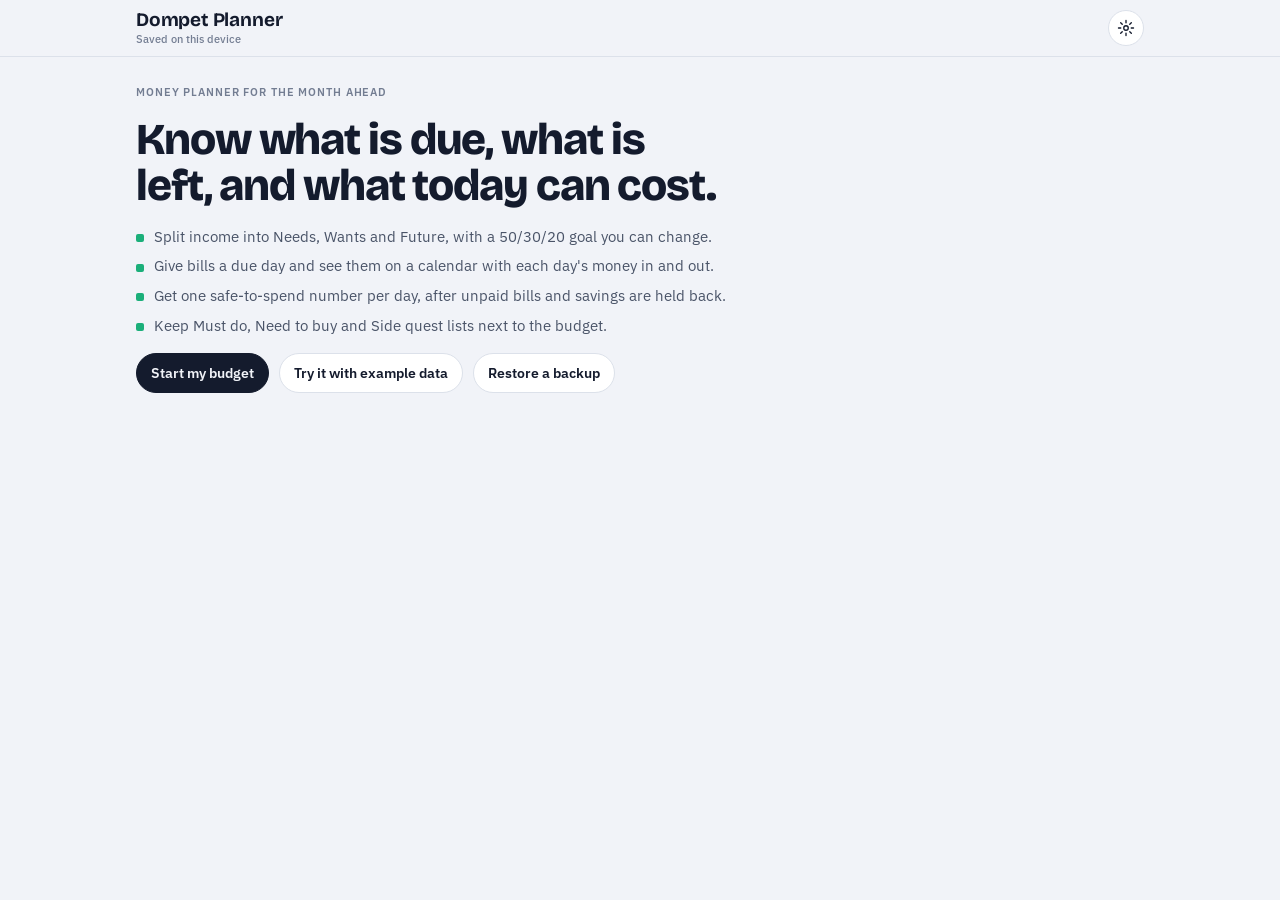
<file: money-planner.html>
<!doctype html>
<html lang="en">
<head>
<meta charset="utf-8">
<meta name="viewport" content="width=device-width,initial-scale=1,viewport-fit=cover">
<style>:root{color-scheme:light;padding:env(safe-area-inset-top,0px) 0 env(safe-area-inset-bottom,0px)}body{margin:0;font:14px system-ui,sans-serif}img{max-width:100%}[hidden]{display:none!important}</style>
</head>
<body>
<title>Dompet Planner</title>
<meta name="claude:viewport-fit-sides" content="cover">
<link rel="stylesheet" href="https://fonts.googleapis.com/css2?family=Bricolage+Grotesque:opsz,wght@12..96,500..800&family=IBM+Plex+Sans:wght@400;500;600&display=swap">
<style>
/* Layout: one working column, summary first then detail. The sticky header carries the month; tabs sit at the bottom on phones. */
:root{
  --bg:#F1F3F8; --surface:#FFFFFF; --sunk:#E7EBF2; --ink:#141B2D; --ink-2:#4A5468; --ink-3:#737D92; --line:#DCE1EA;
  --hero-bg:#141B2D; --hero-fg:#F4F6FB; --hero-dim:#AAB4CA; --hero-line:#2E3954;
  --needs:#2a78d6; --wants:#eb6834; --future:#1baf7a;
  --good:#0B7A3B; --bad:#C62F2F; --warn:#8A5800; --good-bg:#DDF3E4; --bad-bg:#FDE3E1; --warn-bg:#FFF0CC;
  --font-display:'Bricolage Grotesque','Avenir Next','Segoe UI',system-ui,sans-serif;
  --font-body:'IBM Plex Sans','Segoe UI',system-ui,-apple-system,sans-serif;
  --r:14px; --r-s:8px;
}
@media (prefers-color-scheme: dark){ :root:not([data-theme="light"]){
  --bg:#0E121B; --surface:#171D2A; --sunk:#202838; --ink:#E9EDF6; --ink-2:#B3BCCD; --ink-3:#8791A6; --line:#2A3345;
  --hero-bg:#222C42; --hero-fg:#F4F6FB; --hero-dim:#A9B3C9; --hero-line:#3A4662;
  --needs:#3987e5; --wants:#d95926; --future:#199e70;
  --good:#4CCB7F; --bad:#F27878; --warn:#F0B33A; --good-bg:#143524; --bad-bg:#3D1D1F; --warn-bg:#3A2E10;
  color-scheme:dark } }
:root[data-theme="dark"]{
  --bg:#0E121B; --surface:#171D2A; --sunk:#202838; --ink:#E9EDF6; --ink-2:#B3BCCD; --ink-3:#8791A6; --line:#2A3345;
  --hero-bg:#222C42; --hero-fg:#F4F6FB; --hero-dim:#A9B3C9; --hero-line:#3A4662;
  --needs:#3987e5; --wants:#d95926; --future:#199e70;
  --good:#4CCB7F; --bad:#F27878; --warn:#F0B33A; --good-bg:#143524; --bad-bg:#3D1D1F; --warn-bg:#3A2E10;
  color-scheme:dark }

*{box-sizing:border-box}
body{background:var(--bg);color:var(--ink);font:15px/1.45 var(--font-body);font-variant-numeric:tabular-nums;-webkit-font-smoothing:antialiased}
body::before{content:"";position:fixed;inset:0 0 auto;height:env(safe-area-inset-top,0px);z-index:10;background:var(--bg)}
button,input,select,textarea{font:inherit;color:inherit}
button{cursor:pointer;background:none;border:0;padding:0;text-align:inherit}
:focus-visible{outline:2px solid var(--needs);outline-offset:2px;border-radius:4px}
h1,h2,h3,p,ul,dl,dd{margin:0;padding:0}
ul{list-style:none}
.wrap{max-width:1040px;margin:0 auto;padding-left:max(16px,env(safe-area-inset-left,0px));padding-right:max(16px,env(safe-area-inset-right,0px))}

/* header */
.top{position:sticky;top:env(safe-area-inset-top,0px);z-index:9;background:var(--bg);border-bottom:1px solid var(--line)}
.top-in{display:flex;align-items:center;gap:8px;padding-block:10px}
.brand{font:700 clamp(16px,4.6vw,19px)/1 var(--font-display);letter-spacing:-.01em;margin-right:auto;min-width:0}
.brand small{display:block;font:500 11px/1.3 var(--font-body);color:var(--ink-3);letter-spacing:0;margin-top:3px}
.monthsw{display:flex;align-items:center;flex:none;background:var(--surface);border:1px solid var(--line);border-radius:999px}
.monthsw button{height:36px;min-width:30px;display:grid;place-items:center;border-radius:999px;font-weight:600}
.monthsw .lbl{padding:0 2px;min-width:76px;text-align:center;font:600 14px var(--font-body)}
.iconbtn{flex:none;width:36px;height:36px;border-radius:999px;border:1px solid var(--line);background:var(--surface);display:grid;place-items:center}
.iconbtn svg,.tabs svg{width:18px;height:18px;fill:none;stroke:currentColor;stroke-width:1.8;stroke-linecap:round;stroke-linejoin:round}

/* tabs */
.tabs{position:fixed;left:0;right:0;bottom:0;z-index:9;background:var(--surface);border-top:1px solid var(--line);padding-bottom:env(safe-area-inset-bottom,0px)}
.tabs-in{display:flex;max-width:1040px;margin:0 auto;padding-left:max(4px,env(safe-area-inset-left,0px));padding-right:max(4px,env(safe-area-inset-right,0px))}
.tabs button{flex:1;display:flex;flex-direction:column;align-items:center;gap:3px;padding:9px 2px 8px;font-size:11px;font-weight:500;color:var(--ink-3)}
.tabs button[aria-current="page"]{color:var(--ink);font-weight:600}
.tabs button[aria-current="page"] svg{stroke-width:2.3}
main{padding-block:16px 150px;display:flex;flex-direction:column;gap:22px}
.fab{position:fixed;z-index:8;right:max(16px,env(safe-area-inset-right,0px));bottom:calc(70px + env(safe-area-inset-bottom,0px));background:var(--ink);color:var(--bg);font-weight:600;padding:13px 18px;border-radius:999px;box-shadow:0 6px 18px rgba(10,16,32,.28)}
@media (min-width:820px){
  .tabs{position:static;border-top:0;background:none;border-bottom:1px solid var(--line);padding-bottom:0}
  .tabs-in{gap:4px;padding-left:max(16px,env(safe-area-inset-left,0px));padding-right:max(16px,env(safe-area-inset-right,0px))}
  .tabs button{flex:0 0 auto;flex-direction:row;gap:7px;padding:11px 14px;font-size:14px;border-bottom:2px solid transparent;margin-bottom:-1px}
  .tabs button[aria-current="page"]{border-bottom-color:var(--ink)}
  main{padding-bottom:110px}
  .fab{bottom:24px}
}

/* shared pieces */
h2{font:700 18px/1.2 var(--font-display);letter-spacing:-.01em;text-wrap:balance}
.eyebrow{font-size:11px;font-weight:600;letter-spacing:.08em;text-transform:uppercase;color:var(--ink-3)}
.sec-head{display:flex;align-items:baseline;gap:10px;flex-wrap:wrap;margin-bottom:10px}
.sec-head p{color:var(--ink-3);font-size:13px}
.sec-head .push{margin-left:auto}
.panel{background:var(--surface);border:1px solid var(--line);border-radius:var(--r);padding:16px;min-width:0}
.muted{color:var(--ink-3)}
.pos{color:var(--good)} .neg{color:var(--bad)}
.btn{display:inline-flex;align-items:center;justify-content:center;gap:6px;padding:9px 14px;border-radius:999px;border:1px solid var(--line);background:var(--surface);font-weight:600;font-size:14px}
.btn.primary{background:var(--ink);color:var(--bg);border-color:var(--ink)}
.btn.small{padding:6px 11px;font-size:13px}
.btn.danger{color:var(--bad)}
.link{color:var(--needs);font-weight:600;text-decoration:underline;text-underline-offset:2px}
.note{background:var(--warn-bg);color:var(--warn);border-radius:var(--r-s);padding:10px 12px;font-size:14px}
.note .link{color:inherit}
.pill{display:inline-block;font-size:11px;font-weight:600;padding:1px 7px;border-radius:999px;background:var(--sunk);color:var(--ink-2);white-space:nowrap}
.pill.late{background:var(--bad-bg);color:var(--bad)} .pill.soon{background:var(--warn-bg);color:var(--warn)} .pill.done{background:var(--good-bg);color:var(--good)}
.sw{display:inline-block;width:10px;height:10px;border-radius:3px;background:var(--c,var(--ink-3));flex:none}
.g-income{--c:var(--ink-3)} .g-needs{--c:var(--needs)} .g-wants{--c:var(--wants)} .g-future{--c:var(--future)}
.empty{color:var(--ink-3);font-size:14px;padding:6px 0}

/* hero */
.hero{background:var(--hero-bg);color:var(--hero-fg);border-radius:20px;padding:20px}
.hero .eyebrow{color:var(--hero-dim)}
.hero-num{font:800 clamp(34px,9vw,54px)/1.05 var(--font-display);letter-spacing:-.025em;margin:6px 0 4px;overflow-wrap:anywhere}
.hero-sub{color:var(--hero-dim);font-size:14px}
.hero-math{display:grid;grid-template-columns:repeat(auto-fit,minmax(130px,1fr));gap:10px 18px;margin-top:16px;padding-top:14px;border-top:1px solid var(--hero-line)}
.hero-math dt{font-size:12px;color:var(--hero-dim)}
.hero-math dd{font-weight:600;font-size:15px}

/* plan / actual */
.pair{display:grid;grid-template-columns:repeat(auto-fit,minmax(250px,1fr));gap:12px}
.sum h2{margin-bottom:8px}
.sum dl div{display:flex;justify-content:space-between;gap:12px;padding:6px 0;color:var(--ink-2)}
.sum dl dd{font-weight:500;color:var(--ink);text-align:right}
.sum dl .total{border-top:1px solid var(--line);margin-top:4px;padding-top:9px;color:var(--ink);font-weight:600}
.sum dl .total dd{font:700 18px var(--font-display)}

/* 50/30/20 */
.legend{display:flex;flex-wrap:wrap;gap:6px 14px;font-size:13px;color:var(--ink-2)}
.legend span{display:inline-flex;align-items:center;gap:6px}
.legend .ln{width:14px;height:0;border-top:2px solid var(--ink);flex:none}
.split{display:grid;grid-template-columns:minmax(64px,auto) repeat(3,1fr);gap:4px 10px;align-items:end;margin-top:12px}
.split .hd{font-size:12px;color:var(--ink-3);display:flex;align-items:center;gap:6px}
.split .rl{font-weight:600;font-size:14px}
.split .v{font-weight:600}
.split .v small{display:block;font-weight:400;font-size:12px;color:var(--ink-3)}
.stack{grid-column:1/-1;display:flex;gap:2px;height:12px;margin-bottom:10px}
.stack i{display:block;height:100%;min-width:0;background:var(--c);border-radius:2px}
.stack i:first-child{border-radius:4px 2px 2px 4px} .stack i:last-child{border-radius:2px 4px 4px 2px}
.stack.none{background:var(--sunk);border-radius:4px}

/* rows (budget, upcoming, lists, log) */
.rows{display:flex;flex-direction:column}
.row{display:grid;grid-template-columns:auto minmax(0,1fr) auto auto;align-items:center;gap:10px;padding:10px 0;border-top:1px solid var(--line)}
.rows .row:first-child{border-top:0}
.row-main{display:flex;flex-direction:column;gap:2px;min-width:0;width:100%}
.row-name{font-weight:500;overflow-wrap:anywhere}
.row-meta{font-size:12px;color:var(--ink-3);display:flex;gap:6px;flex-wrap:wrap;align-items:center}
.row-amt{text-align:right;font-weight:600;white-space:nowrap}
.row-amt small{display:block;font-weight:400;font-size:12px;color:var(--ink-3)}
.bar{display:block;height:5px;border-radius:3px;background:var(--sunk);margin-top:4px;overflow:hidden}
.bar i{display:block;height:100%;border-radius:3px;background:var(--c,var(--ink-3))}
.bar.over i{background:var(--bad)}
.tick{width:26px;height:26px;border-radius:999px;border:2px solid var(--ink-3);display:grid;place-items:center;flex:none}
.tick svg{width:14px;height:14px;stroke:var(--surface);stroke-width:3;fill:none;stroke-linecap:round;stroke-linejoin:round;opacity:0}
.tick.on{background:var(--good);border-color:var(--good)} .tick.on svg{opacity:1}
.tick.sq{border-radius:7px}
.tick-gap{width:26px}
.mini{width:30px;height:30px;border-radius:999px;border:1px solid var(--line);display:grid;place-items:center;font-size:18px;line-height:1;color:var(--ink-2)}
.done .row-name{text-decoration:line-through;color:var(--ink-3)}
.grp-meta{display:flex;flex-wrap:wrap;gap:4px 16px;font-size:13px;color:var(--ink-2);margin-bottom:6px}
.grp-meta b{color:var(--ink);font-weight:600}

/* calendar */
.cal{display:grid;grid-template-columns:repeat(7,minmax(0,1fr));gap:4px}
.cal .dow{font-size:11px;font-weight:600;color:var(--ink-3);text-align:center;padding:2px 0;letter-spacing:.04em;text-transform:uppercase}
.day{min-height:66px;border-radius:10px;background:var(--surface);border:1px solid var(--line);padding:5px 4px;display:flex;flex-direction:column;gap:1px;align-items:stretch;overflow:hidden;min-width:0}
.day.blank{background:none;border-color:transparent}
.day .n{font-weight:600;font-size:13px;line-height:1.2}
.day.today .n{background:var(--ink);color:var(--bg);border-radius:999px;align-self:flex-start;padding:0 6px}
.day.sel{border-color:var(--ink);box-shadow:inset 0 0 0 1px var(--ink)}
.day .amt{font-size:10.5px;line-height:1.25;white-space:nowrap;overflow:hidden;font-weight:500}
.day .marks{display:flex;gap:3px;flex-wrap:wrap;margin-top:auto;padding-top:2px}
.dot{width:8px;height:8px;border-radius:999px;border:2px solid var(--c,var(--ink-3))}
.dot.paid{background:var(--c,var(--ink-3))}
.dot.late{border-color:var(--bad);background:var(--bad-bg)}
.dot.todo{border-radius:2px;border-color:var(--ink-2)}
.dot.todo.paid{background:var(--ink-2)}
.cal-key{display:flex;flex-wrap:wrap;gap:6px 14px;font-size:12px;color:var(--ink-3);margin-top:10px}
.cal-key span{display:inline-flex;align-items:center;gap:5px}
@media (min-width:700px){ .day{min-height:86px;padding:7px} .day .amt{font-size:12px} }

/* charts */
.chart{position:relative;min-width:0}
.chart svg{display:block;width:100%;overflow:visible}
.chart text{font:11px var(--font-body);fill:var(--ink-3);font-variant-numeric:tabular-nums}
.chart .grid{stroke:var(--line);stroke-width:1}
.chart .base{stroke:var(--ink-3);stroke-width:1}
.tip{position:absolute;pointer-events:none;background:var(--ink);color:var(--bg);font-size:12px;padding:6px 9px;border-radius:8px;white-space:nowrap;z-index:2;line-height:1.5}
.tip b{font-weight:600}
.hbars{display:grid;grid-template-columns:minmax(0,auto) minmax(40px,1fr) auto;gap:8px 10px;align-items:center;font-size:14px}
.hbars .nm{overflow:hidden;text-overflow:ellipsis;white-space:nowrap;max-width:38vw}
.hbars .tr{height:12px;display:block}
.hbars .tr i{display:block;height:100%;border-radius:0 4px 4px 0;background:var(--c);min-width:2px}
.hbars .vl{font-weight:600;text-align:right}

/* lists */
.lists{display:grid;grid-template-columns:repeat(auto-fit,minmax(270px,1fr));gap:12px;align-items:start}
.lists .panel h2{display:flex;align-items:center;gap:8px}

/* log */
.filters{display:flex;gap:6px;flex-wrap:wrap}
.chip{padding:6px 12px;border-radius:999px;border:1px solid var(--line);background:var(--surface);font-size:13px;font-weight:500}
.chip[aria-pressed="true"]{background:var(--ink);color:var(--bg);border-color:var(--ink)}
.search{width:100%;padding:10px 12px;border-radius:10px;border:1px solid var(--line);background:var(--surface)}
.dayhead{font-size:12px;font-weight:600;color:var(--ink-3);letter-spacing:.04em;text-transform:uppercase;padding:14px 0 2px;display:flex;justify-content:space-between}

/* dialog */
dialog{border:0;padding:0;background:var(--surface);color:var(--ink);border-radius:18px;width:min(460px,calc(100vw - 24px));max-height:calc(100dvh - 32px);box-shadow:0 20px 60px rgba(8,12,24,.4)}
dialog::backdrop{background:rgba(8,12,24,.5)}
.dlg{display:flex;flex-direction:column;gap:14px;padding:20px}
.dlg h2{font-size:20px}
.field{display:flex;flex-direction:column;gap:5px;min-width:0}
.field label,.field .lab{font-size:12px;font-weight:600;color:var(--ink-2)}
.field input,.field select,.field textarea{padding:10px 12px;border-radius:10px;border:1px solid var(--line);background:var(--bg);width:100%;min-width:0}
.field textarea{min-height:90px;font:12px/1.4 ui-monospace,Menlo,Consolas,monospace}
.field .big{font:700 24px var(--font-display)}
.two{display:grid;grid-template-columns:1fr 1fr;gap:10px}
.three{display:grid;grid-template-columns:repeat(3,1fr);gap:10px}
.seg{display:flex;background:var(--sunk);border-radius:10px;padding:3px}
.seg label{flex:1;text-align:center;padding:8px;border-radius:8px;font-weight:600;font-size:14px;cursor:pointer;color:var(--ink-2)}
.seg input{position:absolute;opacity:0;pointer-events:none}
.seg label:has(input:checked){background:var(--surface);color:var(--ink);box-shadow:0 1px 3px rgba(8,12,24,.15)}
.seg label:has(input:focus-visible){outline:2px solid var(--needs)}
.dlg-foot{display:flex;gap:8px;justify-content:flex-end;flex-wrap:wrap;margin-top:4px}
.dlg-foot .left{margin-right:auto}
.err{color:var(--bad);font-size:13px;font-weight:500}
.hr{border-top:1px solid var(--line);margin:4px 0}

/* toast */
.toast{position:fixed;left:50%;transform:translateX(-50%);bottom:calc(130px + env(safe-area-inset-bottom,0px));z-index:20;background:var(--ink);color:var(--bg);padding:10px 14px;border-radius:999px;display:flex;gap:12px;align-items:center;font-size:14px;max-width:calc(100vw - 32px);box-shadow:0 8px 24px rgba(8,12,24,.3)}
.toast button{font-weight:700;text-decoration:underline;text-underline-offset:2px;white-space:nowrap}

/* setup */
.setup{max-width:620px;display:flex;flex-direction:column;gap:16px;padding-top:12px}
.setup h1{font:800 clamp(30px,8vw,44px)/1.05 var(--font-display);letter-spacing:-.025em;text-wrap:balance}
.setup ul{display:flex;flex-direction:column;gap:8px;color:var(--ink-2)}
.setup li{padding-left:18px;position:relative}
.setup li::before{content:"";position:absolute;left:0;top:.55em;width:8px;height:8px;border-radius:2px;background:var(--future)}
.setup .acts{display:flex;gap:10px;flex-wrap:wrap}
@media (prefers-reduced-motion:no-preference){ .bar i,.stack i,.hbars .tr i{transition:width .25s ease} }
</style>

<header class="top"><div class="wrap top-in">
  <div class="brand">Dompet Planner<small id="sync">&nbsp;</small></div>
  <div class="monthsw" id="monthsw">
    <button data-act="month" data-d="-1" aria-label="Previous month">&#8249;</button>
    <button class="lbl" data-act="month" data-d="0" id="monthLabel" title="Jump to this month"></button>
    <button data-act="month" data-d="1" aria-label="Next month">&#8250;</button>
  </div>
  <button class="iconbtn" data-act="settings" aria-label="Settings" id="btnSettings"><svg viewBox="0 0 24 24"><circle cx="12" cy="12" r="3"/><path d="M12 2v3M12 19v3M2 12h3M19 12h3M4.9 4.9l2.1 2.1M17 17l2.1 2.1M4.9 19.1 7 17M17 7l2.1-2.1"/></svg></button>
</div></header>
<nav class="tabs" id="tabs" aria-label="Sections"><div class="tabs-in">
  <button data-act="nav" data-v="home"><svg viewBox="0 0 24 24"><path d="M3 11 12 4l9 7M5 10v10h14V10"/></svg>Home</button>
  <button data-act="nav" data-v="calendar"><svg viewBox="0 0 24 24"><rect x="3" y="5" width="18" height="16" rx="2"/><path d="M3 10h18M8 3v4M16 3v4"/></svg>Calendar</button>
  <button data-act="nav" data-v="budget"><svg viewBox="0 0 24 24"><path d="M3 7h15a3 3 0 0 1 3 3v7a3 3 0 0 1-3 3H3z"/><path d="M3 7V5a1 1 0 0 1 1-1h12M16 13.5h2"/></svg>Budget</button>
  <button data-act="nav" data-v="lists"><svg viewBox="0 0 24 24"><path d="m4 6 2 2 3-3M4 13l2 2 3-3M13 7h7M13 14h7M5 20h15"/></svg>Lists</button>
  <button data-act="nav" data-v="log"><svg viewBox="0 0 24 24"><path d="M5 4h14v17l-3-2-2 2-2-2-2 2-2-2-3 2zM9 9h6M9 13h6"/></svg>Log</button>
</div></nav>
<main class="wrap" id="main"></main>
<button class="fab" id="fab" data-act="add-tx">+ Add</button>
<dialog id="dlg"></dialog>
<div class="toast" id="toast" hidden></div>

<script>
(()=>{'use strict';
const $=(s,r=document)=>r.querySelector(s);
const esc=s=>String(s??'').replace(/[&<>"']/g,c=>({'&':'&amp;','<':'&lt;','>':'&gt;','"':'&quot;',"'":'&#39;'}[c]));
const uid=()=>Date.now().toString(36)+Math.random().toString(36).slice(2,7);
const pad=n=>String(n).padStart(2,'0');
const ymd=d=>d.getFullYear()+'-'+pad(d.getMonth()+1)+'-'+pad(d.getDate());
const todayStr=()=>ymd(new Date());
const mkOf=s=>s.slice(0,7);
const dim=mk=>{const[y,m]=mk.split('-').map(Number);return new Date(y,m,0).getDate()};
const addMonth=(mk,n)=>{const[y,m]=mk.split('-').map(Number);const d=new Date(y,m-1+n,1);return d.getFullYear()+'-'+pad(d.getMonth()+1)};
const toDate=s=>{const[y,m,d]=s.split('-').map(Number);return new Date(y,m-1,d)};
const dayDiff=(a,b)=>Math.round((toDate(a)-toDate(b))/864e5);
const sum=a=>a.reduce((x,y)=>x+y,0);
const clone=o=>JSON.parse(JSON.stringify(o));
const MONTHS=['January','February','March','April','May','June','July','August','September','October','November','December'];
const MON=MONTHS.map(m=>m.slice(0,3));
const DOW=['Sun','Mon','Tue','Wed','Thu','Fri','Sat'];
const monthLabel=mk=>MONTHS[+mk.slice(5)-1]+' '+mk.slice(0,4);
const dateLabel=s=>{const d=toDate(s);return DOW[d.getDay()]+' '+d.getDate()+' '+MON[d.getMonth()]};
const shortDate=s=>+s.slice(8)+' '+MON[+s.slice(5,7)-1];
const CHECK='<svg viewBox="0 0 24 24"><path d="m5 12 5 5 9-10"/></svg>';

const GROUPS={income:{label:'Income'},needs:{label:'Needs'},wants:{label:'Wants'},future:{label:'Future'}};
const SPEND=['needs','wants','future'];
const LISTS={must:{label:'Must do',hint:'Has to happen. Costs here are held back from your safe-to-spend.',cat:'needs'},
             buy:{label:'Need to buy',hint:'Shopping you are planning for.',cat:'wants'},
             quest:{label:'Side quest',hint:'Optional extras for when there is room.',cat:'wants'}};
const blankCfg=()=>({v:1,currency:'Rp',opening:0,goals:{needs:50,wants:30,future:20},items:[],lists:[],example:false});

/* ---------- state + storage ---------- */
let S={cfg:null,months:{}};
let view='home',month=mkOf(todayStr()),selDay=null,logFilter='all',logQuery='';
let memo=null;
const LS='dompet-planner-v1';
const store={mode:'boot',col:null,dirty:new Set(),busy:false,timer:0,loaded:false,slow:false,note:''};
const lsLoad=()=>{try{const r=localStorage.getItem(LS);return r?JSON.parse(r):null}catch(e){return null}};
const lsSave=()=>{try{localStorage.setItem(LS,JSON.stringify(S))}catch(e){}};
const lsClear=()=>{try{localStorage.removeItem(LS)}catch(e){}};
function normalize(){
  if(!S.months)S.months={};
  if(!S.cfg)return;
  const c=S.cfg,b=blankCfg();
  for(const k in b)if(c[k]===undefined)c[k]=b[k];
  c.goals={...b.goals,...c.goals};
  if(!Array.isArray(c.items))c.items=[];
  if(!Array.isArray(c.lists))c.lists=[];
}
function docBody(id){
  if(id==='config')return S.cfg;
  const m=S.months[id.slice(3)];
  return m&&m.tx.length?{tx:m.tx}:null;
}
const allDocIds=()=>['config',...Object.keys(S.months).map(k=>'tx-'+k)];
function setSync(){
  const el=$('#sync');
  el.textContent=store.mode==='db'?(store.dirty.size||store.busy?'Saving…':'Saved to your account'):store.mode==='local'?(store.note||'Saved on this device'):' ';
}
function persist(ids){
  if(store.mode==='db'){ids.forEach(i=>i&&store.dirty.add(i));clearTimeout(store.timer);store.timer=setTimeout(flush,500)}
  else lsSave();
  setSync();
}
async function writeDoc(id){
  const body=docBody(id),ref=store.col.doc(id);
  if(body===null)await ref.delete();else await ref.set(clone(body));
}
async function flush(){
  if(store.busy||store.mode!=='db')return;
  store.busy=true;
  while(store.dirty.size&&store.mode==='db'){
    const id=store.dirty.values().next().value;store.dirty.delete(id);
    try{await writeDoc(id)}
    catch(e){
      let ok=false;
      if(e&&e.code==='unavailable'){await new Promise(r=>setTimeout(r,700+Math.random()*600));try{await writeDoc(id);ok=true}catch(e2){}}
      if(!ok){store.mode='local';store.note=e&&e.code==='quota_exceeded'?'Account storage is full. Saved on this device only':'Could not save to your account. Saved on this device only';lsSave()}
    }
  }
  store.busy=false;setSync();
}
function onSnap(snap){
  const first=!store.loaded;
  if(!first&&(snap.metadata.hasPendingWrites||store.busy||store.dirty.size))return;
  const next={cfg:null,months:{}};
  snap.docs.forEach(d=>{const data=d.data();if(!data)return;
    if(d.id==='config')next.cfg=clone(data);
    else if(d.id.startsWith('tx-'))next.months[d.id.slice(3)]={tx:clone(data.tx||[])}});
  if(first&&snap.metadata.fromCache&&!next.cfg)return;
  if(JSON.stringify(next)!==JSON.stringify(S)){S=next;normalize()}
  store.loaded=true;
  if(!snap.metadata.fromCache){
    clearTimeout(store.loadTimer);store.slow=false;
    if(!S.cfg){const l=lsLoad();if(l&&l.cfg){S=l;normalize();persist(allDocIds());lsClear()}}
  }
  render();
}
function startLocal(note){
  store.mode='local';store.note=note||'';
  const l=lsLoad();if(l&&l.cfg&&!S.cfg){S=l;normalize()}
  render();
}
async function boot(){
  render();
  let db=null,user=null,id=null;
  if(window.claude&&typeof window.claude.use==='function'){
    try{[db,user]=await Promise.all([window.claude.use('db'),window.claude.use('user')]);id=user?await user.id():null}catch(e){}
  }
  if(db&&id){
    store.mode='db';store.col=db.collection('data/users/'+id);
    store.loadTimer=setTimeout(()=>{store.slow=true;render()},10000);
    store.col.onSnapshot(onSnap,()=>{clearTimeout(store.loadTimer);startLocal('Account storage unavailable. Saved on this device')});
    render();
  }else startLocal();
}
function commit(...ids){memo=null;persist(ids.flat());render()}

/* ---------- money + model ---------- */
const cur=()=>(S.cfg&&S.cfg.currency)||'Rp';
const loc=()=>cur()==='Rp'?'id-ID':'en-US';
const fmt=n=>(n<0?'−':'')+cur()+' '+Math.abs(Math.round(n)).toLocaleString(loc());
function fmtC(n){
  const a=Math.abs(n),rp=cur()==='Rp';let s;
  if(a>=1e6)s=(a/1e6).toLocaleString(loc(),{maximumFractionDigits:a>=1e7?0:1})+(rp?'jt':'M');
  else if(a>=1e3)s=(a/1e3).toLocaleString(loc(),{maximumFractionDigits:a>=1e5?0:1})+(rp?'rb':'k');
  else s=String(Math.round(a));
  return(n<0?'−':'')+s;
}
const parseAmt=s=>Number(String(s||'').replace(/\D/g,''))||0;
const amtStr=n=>n?Math.round(n).toLocaleString(loc()):'';
const item=id=>S.cfg.items.find(i=>i.id===id);
const itemsOf=g=>S.cfg.items.filter(i=>i.group===g);
const txIn=mk=>(S.months[mk]&&S.months[mk].tx)||[];
function planned(it,mk){
  if(it.repeat==='once')return it.date&&mkOf(it.date)===mk?it.amount:0;
  if(it.from&&mk<it.from)return 0;
  if(it.repeat==='yearly')return it.date&&it.date.slice(5,7)===mk.slice(5)?it.amount:0;
  return it.amount;
}
function dueDate(it,mk){
  if(!planned(it,mk))return null;
  if(it.repeat==='once')return it.date;
  if(it.repeat==='yearly')return mk+'-'+pad(Math.min(+it.date.slice(8),dim(mk)));
  return it.day?mk+'-'+pad(Math.min(it.day,dim(mk))):null;
}
function idx(){
  if(memo)return memo;
  const m={paid:new Map(),act:new Map(),grp:new Map(),net:new Map(),all:new Map()};
  const add=(map,k,v)=>map.set(k,(map.get(k)||0)+v);
  for(const mk in S.months)for(const t of S.months[mk].tx){
    const known=t.item&&item(t.item);
    if(known){add(m.act,t.item+'|'+mk,t.a);add(m.all,t.item,t.a);if(t.occ)m.paid.set(t.item+'|'+t.occ,t)}
    else add(m.act,'other:'+t.g+'|'+mk,t.a);
    add(m.grp,t.g+'|'+mk,t.a);
    add(m.net,mk,t.t==='in'?t.a:-t.a);
  }
  return memo=m;
}
const act=(id,mk)=>idx().act.get(id+'|'+mk)||0;
const paidTx=(id,mk)=>idx().paid.get(id+'|'+mk);
function stats(mk){
  const ix=idx(),g=k=>ix.grp.get(k+'|'+mk)||0;
  let start=S.cfg.opening||0;ix.net.forEach((v,k)=>{if(k<mk)start+=v});
  const incP=sum(itemsOf('income').map(i=>planned(i,mk))),incA=g('income'),P={},A={};
  SPEND.forEach(k=>{P[k]=sum(itemsOf(k).map(i=>planned(i,mk)));A[k]=g(k)});
  const budgeted=sum(SPEND.map(k=>P[k])),spent=sum(SPEND.map(k=>A[k]));
  return{start,incP,incA,P,A,budgeted,spent,totalBudget:start+incP,totalSpend:start+incA,leftBudget:start+incP-budgeted,leftSpend:start+incA-spent};
}
function dues(mk){
  return S.cfg.items.map(it=>{const d=dueDate(it,mk);if(!d)return null;const tx=paidTx(it.id,mk);return{it,date:d,amount:planned(it,mk),paid:!!tx}})
    .filter(Boolean).sort((a,b)=>a.date<b.date?-1:a.date>b.date?1:0);
}
function safe(){
  const t=todayStr(),mk=mkOf(t),st=stats(mk);
  const bills=sum(dues(mk).filter(o=>(o.it.group==='needs'||o.it.group==='wants')&&!o.paid).map(o=>o.amount));
  const save=sum(itemsOf('future').map(i=>Math.max(0,planned(i,mk)-act(i.id,mk))));
  const must=sum(S.cfg.lists.filter(l=>l.list==='must'&&!l.done&&l.amount&&(!l.date||mkOf(l.date)<=mk)).map(l=>l.amount));
  const free=st.leftSpend-bills-save-must,days=dim(mk)-(+t.slice(8))+1;
  return{bal:st.leftSpend,bills,save,must,free,days,perDay:Math.max(0,Math.floor(free/days))};
}
function flow(mk){
  const n=dim(mk),t=todayStr(),cm=mkOf(t),st=stats(mk);
  const delta=Array(n+2).fill(0),proj=Array(n+2).fill(0);
  txIn(mk).forEach(x=>{delta[+x.d.slice(8)]+=x.t==='in'?x.a:-x.a});
  const last=mk<cm?n:mk===cm?+t.slice(8):0,from=mk<cm?n+1:mk===cm?last:1;
  if(from<=n)dues(mk).forEach(o=>{if(o.paid)return;proj[Math.max(+o.date.slice(8),from)]+=o.it.group==='income'?o.amount:-o.amount});
  const a=[st.start],p=[st.start];
  for(let d=1;d<=n;d++){a[d]=a[d-1]+delta[d];p[d]=p[d-1]+delta[d]+proj[d]}
  return{n,a,p,last,from,start:st.start,end:p[n]};
}
function dueLabel(o,t){
  if(o.paid)return`<span class="pill done">${o.it.group==='income'?'Received':'Paid'}</span>`;
  const dd=dayDiff(o.date,t);
  if(dd<0)return`<span class="pill late">${-dd} day${dd<-1?'s':''} late</span>`;
  if(dd===0)return`<span class="pill soon">Today</span>`;
  if(dd===1)return`<span class="pill soon">Tomorrow</span>`;
  if(dd<=7)return`<span class="pill soon">In ${dd} days</span>`;
  return'';
}
function addTx(t){const mk=mkOf(t.d);(S.months[mk]||(S.months[mk]={tx:[]})).tx.push(t);return'tx-'+mk}
function findTx(id){for(const mk in S.months){const i=S.months[mk].tx.findIndex(t=>t.id===id);if(i>=0)return{mk,i,t:S.months[mk].tx[i]}}return null}
function delTx(id){const f=findTx(id);if(!f)return null;S.months[f.mk].tx.splice(f.i,1);if(!S.months[f.mk].tx.length)delete S.months[f.mk];return'tx-'+f.mk}

/* ---------- views ---------- */
const tickBtn=(on,act,id,label,sq)=>`<button class="tick${on?' on':''}${sq?' sq':''}" data-act="${act}" data-id="${id}" aria-pressed="${on}" aria-label="${esc(label)}">${CHECK}</button>`;

function vSetup(){
  return`<div class="setup">
  <p class="eyebrow">Money planner for the month ahead</p>
  <h1>Know what is due, what is left, and what today can cost.</h1>
  <ul>
    <li>Split income into Needs, Wants and Future, with a 50/30/20 goal you can change.</li>
    <li>Give bills a due day and see them on a calendar with each day's money in and out.</li>
    <li>Get one safe-to-spend number per day, after unpaid bills and savings are held back.</li>
    <li>Keep Must do, Need to buy and Side quest lists next to the budget.</li>
  </ul>
  <div class="acts">
    <button class="btn primary" data-act="setup-blank">Start my budget</button>
    <button class="btn" data-act="setup-example">Try it with example data</button>
    <button class="btn" data-act="settings">Restore a backup</button>
  </div></div>`;
}

function vHome(){
  const st=stats(month),t=todayStr(),cm=mkOf(t),isCur=month===cm;
  let h='';
  if(S.cfg.example)h+=`<p class="note">These are example entries, not yours. <button class="link" data-act="setup-blank">Clear them and start my budget</button></p>`;
  if(isCur){
    const s=safe();
    h+=`<section class="hero"><p class="eyebrow">Safe to spend today</p><p class="hero-num">${fmt(s.perDay)}</p>
    <p class="hero-sub">${s.free>=0?`${fmt(s.free)} free across the ${s.days} day${s.days>1?'s':''} left in ${MONTHS[+month.slice(5)-1]}`:`${fmt(-s.free)} short of what this month still has to cover`}</p>
    <dl class="hero-math"><div><dt>Balance now</dt><dd>${fmt(s.bal)}</dd></div><div><dt>Bills still due</dt><dd>${fmt(-s.bills)}</dd></div><div><dt>Must-do costs</dt><dd>${fmt(-s.must)}</dd></div><div><dt>Savings to set aside</dt><dd>${fmt(-s.save)}</dd></div></dl></section>`;
  }else{
    const past=month<cm;
    h+=`<section class="hero"><p class="eyebrow">${past?'Closed with':'Planned to end with'}</p><p class="hero-num">${fmt(past?st.leftSpend:flow(month).end)}</p>
    <p class="hero-sub">${past?`Started ${monthLabel(month)} with ${fmt(st.start)}`:`If expected income arrives and dated bills are paid in ${monthLabel(month)}`}</p></section>`;
  }
  h+=`<section class="pair">
    <div class="panel sum"><h2>Plan</h2><dl><div><dt>Total budget</dt><dd>${fmt(st.totalBudget)}</dd></div><div><dt>Already budgeted</dt><dd>${fmt(st.budgeted)}</dd></div><div class="total"><dt>Left to budget</dt><dd class="${st.leftBudget<0?'neg':''}">${fmt(st.leftBudget)}</dd></div></dl></div>
    <div class="panel sum"><h2>Actual</h2><dl><div><dt>Total to spend</dt><dd>${fmt(st.totalSpend)}</dd></div><div><dt>Spent so far</dt><dd>${fmt(st.spent)}</dd></div><div class="total"><dt>Left to spend</dt><dd class="${st.leftSpend<0?'neg':''}">${fmt(st.leftSpend)}</dd></div></dl></div>
  </section>`;

  // 50/30/20
  const pct=(o,k)=>{const tot=sum(SPEND.map(x=>o[x]));return tot?o[k]/tot*100:null};
  const G=S.cfg.goals,goalRow={needs:G.needs,wants:G.wants,future:G.future};
  const row=(label,vals,amts)=>{
    const any=SPEND.some(k=>vals[k]);
    return`<span class="rl">${label}</span>${SPEND.map(k=>`<span class="v">${vals[k]==null?'–':Math.round(vals[k])+'%'}<small>${fmt(amts[k])}</small></span>`).join('')}
    <span class="stack${any?'':' none'}">${any?SPEND.map(k=>vals[k]?`<i class="g-${k}" style="width:${vals[k]}%" title="${GROUPS[k].label} ${Math.round(vals[k])}%"></i>`:'').join(''):''}</span>`};
  const goalAmt={},pp={},ap={};SPEND.forEach(k=>{goalAmt[k]=st.totalBudget*G[k]/100;pp[k]=pct(st.P,k);ap[k]=pct(st.A,k)});
  h+=`<section class="panel"><div class="sec-head"><h2>Where the money should go</h2><p>Share of the month by group</p></div>
    <div class="split"><span></span>${SPEND.map(k=>`<span class="hd g-${k}"><i class="sw"></i>${GROUPS[k].label}</span>`).join('')}
    ${row('Goal',goalRow,goalAmt)}${row('Planned',pp,st.P)}${row('Actual',ap,st.A)}</div></section>`;

  // coming up
  const horizon=isCur?ymd(new Date(Date.now()+14*864e5)):month+'-31';
  const up=dues(month).filter(o=>!o.paid&&o.date<=horizon).map(o=>({d:o.date,html:
    `<li class="row g-${o.it.group}">${tickBtn(false,'tick',o.it.id,'Mark '+o.it.name+(o.it.group==='income'?' received':' paid'))}
     <button class="row-main" data-act="edit-item" data-id="${o.it.id}"><span class="row-name">${esc(o.it.name)}</span><span class="row-meta"><i class="sw"></i>${GROUPS[o.it.group].label} · ${shortDate(o.date)} ${dueLabel(o,t)}</span></button>
     <span class="row-amt ${o.it.group==='income'?'pos':''}">${o.it.group==='income'?'+':''}${fmt(o.amount)}</span><span></span></li>`}));
  S.cfg.lists.filter(l=>!l.done&&l.date&&l.date<=horizon&&(isCur||mkOf(l.date)===month)).forEach(l=>up.push({d:l.date,html:
    `<li class="row">${tickBtn(false,'tick-list',l.id,'Mark '+l.title+' done',true)}
     <button class="row-main" data-act="edit-list" data-id="${l.id}"><span class="row-name">${esc(l.title)}</span><span class="row-meta">${LISTS[l.list].label} · ${shortDate(l.date)} ${dueLabel({date:l.date,paid:false,it:{group:''}},t)}</span></button>
     <span class="row-amt">${l.amount?fmt(l.amount):''}</span><span></span></li>`}));
  up.sort((a,b)=>a.d<b.d?-1:1);
  h+=`<section class="panel"><div class="sec-head"><h2>Coming up</h2><p>${isCur?'Unpaid and due within 14 days':'Still open in '+monthLabel(month)}</p></div>
    ${up.length?`<ul class="rows">${up.slice(0,10).map(u=>u.html).join('')}</ul>`:`<p class="empty">Nothing due. Give a budget line a due day and it will show up here and on the calendar.</p>`}</section>`;

  // cash flow
  h+=`<section class="panel"><div class="sec-head"><h2>Balance through ${MONTHS[+month.slice(5)-1]}</h2><p>Solid is logged, dashed is projected from dated bills and expected income</p></div><div class="chart" data-chart="flow"></div></section>`;

  // where it went
  const cats=[];
  SPEND.forEach(g=>{itemsOf(g).forEach(i=>{const a=act(i.id,month);if(a)cats.push({n:i.name,g,a})});const o=act('other:'+g,month);if(o)cats.push({n:'Other '+GROUPS[g].label.toLowerCase(),g,a:o})});
  cats.sort((a,b)=>b.a-a.a);const mx=cats.length?cats[0].a:1;
  h+=`<section class="panel"><div class="sec-head"><h2>Where it went</h2><div class="legend push">${SPEND.map(k=>`<span class="g-${k}"><i class="sw"></i>${GROUPS[k].label}</span>`).join('')}</div></div>
    ${cats.length?`<div class="hbars">${cats.slice(0,9).map(c=>`<span class="nm">${esc(c.n)}</span><span class="tr g-${c.g}" title="${Math.round(c.a/st.spent*100)}% of spending"><i style="width:${Math.max(1,c.a/mx*100)}%"></i></span><span class="vl">${fmt(c.a)}</span>`).join('')}</div>`
      :`<p class="empty">No spending logged in ${monthLabel(month)} yet.</p>`}</section>`;

  // trend
  h+=`<section class="panel"><div class="sec-head"><h2>Last six months</h2><div class="legend push">${SPEND.map(k=>`<span class="g-${k}"><i class="sw"></i>${GROUPS[k].label}</span>`).join('')}<span><i class="ln"></i>Income</span></div></div><div class="chart" data-chart="trend"></div></section>`;
  return h;
}

function vCalendar(){
  const[y,m]=month.split('-').map(Number),n=dim(month),off=(new Date(y,m-1,1).getDay()+6)%7,t=todayStr();
  if(!selDay||mkOf(selDay)!==month)selDay=mkOf(t)===month?t:month+'-01';
  const by={};const get=d=>by[d]||(by[d]={inc:0,out:0,dues:[],todos:[],tx:[]});
  txIn(month).forEach(x=>{const o=get(x.d);o.tx.push(x);if(x.t==='in')o.inc+=x.a;else o.out+=x.a});
  dues(month).forEach(o=>get(o.date).dues.push(o));
  S.cfg.lists.forEach(l=>{if(l.date&&mkOf(l.date)===month)get(l.date).todos.push(l)});
  let h=`<section><div class="cal">${['Mon','Tue','Wed','Thu','Fri','Sat','Sun'].map(d=>`<span class="dow">${d}</span>`).join('')}`;
  for(let i=0;i<off;i++)h+=`<span class="day blank"></span>`;
  for(let d=1;d<=n;d++){
    const ds=month+'-'+pad(d),o=by[ds]||{inc:0,out:0,dues:[],todos:[]};
    const marks=o.dues.map(x=>`<i class="dot g-${x.it.group}${x.paid?' paid':x.date<t?' late':''}"></i>`).join('')+o.todos.map(l=>`<i class="dot todo${l.done?' paid':''}"></i>`).join('');
    const lab=[dateLabel(ds),o.inc?'in '+fmt(o.inc):'',o.out?'out '+fmt(o.out):'',o.dues.length?o.dues.length+' due':''].filter(Boolean).join(', ');
    h+=`<button class="day${ds===t?' today':''}${ds===selDay?' sel':''}" data-act="day" data-d="${ds}" aria-label="${esc(lab)}"><span class="n">${d}</span>${o.inc?`<span class="amt pos">+${fmtC(o.inc)}</span>`:''}${o.out?`<span class="amt neg">−${fmtC(o.out)}</span>`:''}${marks?`<span class="marks">${marks}</span>`:''}</button>`;
  }
  h+=`</div><div class="cal-key"><span><i class="dot g-needs"></i>Due, unpaid</span><span><i class="dot g-needs paid"></i>Paid</span><span><i class="dot late"></i>Late</span><span><i class="dot todo"></i>List item</span><span>${SPEND.map(k=>`<i class="sw g-${k}" style="margin-right:3px"></i>`).join('')}Needs, Wants, Future</span></div></section>`;

  const o=by[selDay]||{inc:0,out:0,dues:[],todos:[],tx:[]};
  h+=`<section class="panel"><div class="sec-head"><h2>${dateLabel(selDay)}</h2><p>${o.inc||o.out?`In ${fmt(o.inc)} · Out ${fmt(o.out)}`:'No money moved'}</p></div><p style="margin-bottom:8px"><button class="btn small" data-act="add-tx" data-date="${selDay}">+ Add on this day</button></p>`;
  const rows=[];
  o.dues.forEach(x=>rows.push(`<li class="row g-${x.it.group}">${tickBtn(x.paid,'tick',x.it.id,'Mark '+x.it.name+' paid')}<button class="row-main" data-act="edit-item" data-id="${x.it.id}"><span class="row-name">${esc(x.it.name)}</span><span class="row-meta"><i class="sw"></i>${GROUPS[x.it.group].label} · due ${dueLabel(x,t)}</span></button><span class="row-amt">${fmt(x.amount)}</span><span></span></li>`));
  o.todos.forEach(l=>rows.push(`<li class="row${l.done?' done':''}">${tickBtn(l.done,'tick-list',l.id,'Mark '+l.title+' done',true)}<button class="row-main" data-act="edit-list" data-id="${l.id}"><span class="row-name">${esc(l.title)}</span><span class="row-meta">${LISTS[l.list].label}</span></button><span class="row-amt">${l.amount?fmt(l.amount):''}</span><span></span></li>`));
  o.tx.forEach(x=>rows.push(txRow(x)));
  h+=rows.length?`<ul class="rows">${rows.join('')}</ul>`:`<p class="empty">Nothing on this day.</p>`;
  return h+`</section>`;
}
function txRow(x){
  return`<li class="row g-${x.g}"><span class="tick-gap"></span><button class="row-main" data-act="edit-tx" data-id="${x.id}"><span class="row-name">${esc(x.name)}</span><span class="row-meta"><i class="sw"></i>${GROUPS[x.g].label}${x.note?' · '+esc(x.note):''}</span></button><span class="row-amt ${x.t==='in'?'pos':''}">${x.t==='in'?'+':'−'}${fmt(x.a)}</span><span></span></li>`;
}

function vBudget(){
  const st=stats(month),t=todayStr();
  let h='';
  ['income',...SPEND].forEach(g=>{
    const its=itemsOf(g).filter(i=>planned(i,month)||act(i.id,month)),inc=g==='income';
    const P=inc?st.incP:st.P[g],A=inc?st.incA:st.A[g],other=act('other:'+g,month);
    h+=`<section class="panel g-${g}"><div class="sec-head"><h2 style="display:flex;align-items:center;gap:8px"><i class="sw"></i>${GROUPS[g].label}</h2><button class="btn small push" data-act="add-item" data-g="${g}">+ Add line</button></div>
    <p class="grp-meta"><span>Planned <b>${fmt(P)}</b></span><span>${inc?'Received':'Actual'} <b>${fmt(A)}</b></span>${inc?'':`<span>Goal ${S.cfg.goals[g]}% = <b>${fmt(st.totalBudget*S.cfg.goals[g]/100)}</b></span>`}</p>`;
    if(!its.length&&!other)h+=`<p class="empty">${inc?'Add what you expect to receive this month.':'No lines yet. Add one with an amount and, if it has one, a due day.'}</p>`;
    else{
      h+=`<ul class="rows">`;
      its.forEach(i=>{
        const p=planned(i,month),a=act(i.id,month),d=dueDate(i,month),paid=!!paidTx(i.id,month),canTick=inc||!!d;
        const meta=[];
        if(d)meta.push((inc?'Expected ':'Due ')+shortDate(d)+' '+dueLabel({it:i,date:d,paid},t));
        else if(paid)meta.push(dueLabel({it:i,date:t,paid:true},t));
        else meta.push(inc?'Any day':'No fixed date');
        if(i.repeat==='once')meta.push('one time');if(i.repeat==='yearly')meta.push('yearly');
        if(g==='future'&&i.target)meta.push(`saved ${fmt(idx().all.get(i.id)||0)} of ${fmt(i.target)}`);
        const w=p?Math.min(100,a/p*100):a?100:0;
        h+=`<li class="row">${canTick?tickBtn(paid,'tick',i.id,'Mark '+i.name+(inc?' received':' paid')):'<span class="tick-gap"></span>'}
        <button class="row-main" data-act="edit-item" data-id="${i.id}"><span class="row-name">${esc(i.name)}</span><span class="row-meta">${meta.join(' · ')}</span><span class="bar${!inc&&a>p?' over':''}"><i style="width:${w}%"></i></span></button>
        <span class="row-amt">${fmt(a)}<small>of ${fmt(p)}</small></span>
        <button class="mini" data-act="add-tx" data-item="${i.id}" aria-label="Log ${inc?'income':'spending'} for ${esc(i.name)}">+</button></li>`;
      });
      if(other)h+=`<li class="row"><span class="tick-gap"></span><span class="row-main"><span class="row-name">Other ${GROUPS[g].label.toLowerCase()}</span><span class="row-meta">Logged without a budget line</span></span><span class="row-amt">${fmt(other)}</span><span></span></li>`;
      h+=`</ul>`;
    }
    h+=`</section>`;
  });
  return h;
}

function vLists(){
  const st=stats(month);
  let h=`<section class="lists">`;
  Object.keys(LISTS).forEach(k=>{
    const L=LISTS[k],its=S.cfg.lists.filter(l=>l.list===k),open=its.filter(l=>!l.done),done=its.filter(l=>l.done),tot=sum(open.map(l=>l.amount||0));
    open.sort((a,b)=>(a.date||'9')<(b.date||'9')?-1:1);
    h+=`<div class="panel"><div class="sec-head"><h2>${L.label}</h2><button class="btn small push" data-act="add-list" data-l="${k}">+ Add</button></div>
    <p class="grp-meta"><span><b>${open.length}</b> open</span>${tot?`<span>Total <b>${fmt(tot)}</b></span>`:''}${k==='buy'&&tot?`<span>${tot<=st.leftSpend?'Fits in':'More than'} what is left to spend (${fmt(st.leftSpend)})</span>`:''}</p>`;
    if(!its.length)h+=`<p class="empty">${L.hint}</p>`;
    else h+=`<ul class="rows">${[...open,...done].map(l=>`<li class="row${l.done?' done':''}">${tickBtn(l.done,'tick-list',l.id,'Mark '+l.title+' done',true)}
      <button class="row-main" data-act="edit-list" data-id="${l.id}"><span class="row-name">${esc(l.title)}</span>${l.date?`<span class="row-meta">${shortDate(l.date)} ${l.done?'':dueLabel({date:l.date,paid:false,it:{group:''}},todayStr())}</span>`:''}</button>
      <span class="row-amt">${l.amount?fmt(l.amount):''}</span><span></span></li>`).join('')}</ul>`;
    if(done.length)h+=`<p style="margin-top:8px"><button class="link" data-act="clear-done" data-l="${k}">Remove ${done.length} finished</button></p>`;
    h+=`</div>`;
  });
  return h+`</section>`;
}

function logRows(){
  const q=logQuery.trim().toLowerCase();
  const list=txIn(month).filter(x=>(logFilter==='all'||x.g===logFilter)&&(!q||(x.name+' '+(x.note||'')).toLowerCase().includes(q))).sort((a,b)=>a.d<b.d?1:a.d>b.d?-1:0);
  if(!list.length)return`<p class="empty">${txIn(month).length?'Nothing matches.':'No transactions in '+monthLabel(month)+' yet. Use + Add to log one.'}</p>`;
  let h='',last='';
  list.forEach(x=>{
    if(x.d!==last){if(last)h+='</ul>';const day=list.filter(y=>y.d===x.d),net=sum(day.map(y=>y.t==='in'?y.a:-y.a));h+=`<p class="dayhead"><span>${dateLabel(x.d)}</span><span>${net>=0?'+':'−'}${fmt(Math.abs(net))}</span></p><ul class="rows">`;last=x.d}
    h+=txRow(x);
  });
  return h+'</ul>';
}
function vLog(){
  const st=stats(month);
  return`<section class="panel"><div class="sec-head"><h2>Transactions</h2><p>In ${fmt(st.incA)} · Out ${fmt(st.spent)}</p></div>
  <div style="display:flex;flex-direction:column;gap:10px"><input class="search" id="logSearch" type="search" placeholder="Search name or note" value="${esc(logQuery)}" aria-label="Search transactions">
  <div class="filters">${['all','income',...SPEND].map(f=>`<button class="chip" data-act="filter" data-f="${f}" aria-pressed="${logFilter===f}">${f==='all'?'All':GROUPS[f].label}</button>`).join('')}</div></div>
  <div id="logList">${logRows()}</div></section>`;
}

/* ---------- charts ---------- */
function ticks(lo,hi,c=3){
  const raw=(hi-lo||1)/c,p=10**Math.floor(Math.log10(raw)),step=[1,2,5,10].map(m=>m*p).find(s=>s>=raw),out=[];
  for(let v=Math.floor(lo/step)*step;v<hi+step*0.999;v+=step)out.push(v);
  return out;
}
function showTip(el,x,y,html){
  let tip=$('.tip',el);if(!tip){tip=document.createElement('div');tip.className='tip';el.appendChild(tip)}
  tip.hidden=false;tip.innerHTML=html;
  const w=tip.offsetWidth,W=el.clientWidth;
  tip.style.left=Math.max(0,Math.min(W-w,x-w/2))+'px';tip.style.top=Math.max(0,y-tip.offsetHeight-10)+'px';
}
const hideTip=el=>{const t=$('.tip',el);if(t)t.hidden=true};
function drawFlow(el){
  const f=flow(month),n=f.n,W=Math.max(260,el.clientWidth),H=200,L=44,R=40,T=14,B=24;
  const vals=[0];for(let d=1;d<=n;d++){if(d<=f.last)vals.push(f.a[d]);if(d>=f.from)vals.push(f.p[d])}
  const tk=ticks(Math.min(...vals),Math.max(...vals,1)),lo=tk[0],hi=tk[tk.length-1];
  const x=d=>L+(d-1)/(n-1)*(W-L-R),y=v=>T+(1-(v-lo)/(hi-lo))*(H-T-B);
  const val=d=>d<=f.last?f.a[d]:f.p[d];
  let s=`<svg viewBox="0 0 ${W} ${H}" height="${H}" role="img" aria-label="Balance by day for ${monthLabel(month)}">`;
  tk.forEach(v=>{s+=`<line class="${v===0?'base':'grid'}" x1="${L}" x2="${W-R}" y1="${y(v)}" y2="${y(v)}"/><text x="${L-8}" y="${y(v)+4}" text-anchor="end">${fmtC(v)}</text>`});
  [1,8,15,22,n].forEach(d=>{s+=`<text x="${x(d)}" y="${H-6}" text-anchor="middle">${d}</text>`});
  if(f.last>=1){let p='';for(let d=1;d<=f.last;d++)p+=(d===1?'M':'L')+x(d).toFixed(1)+' '+y(f.a[d]).toFixed(1);s+=`<path d="${p}" fill="none" stroke="var(--ink)" stroke-width="2" stroke-linejoin="round" stroke-linecap="round"/>`}
  if(f.from<=n&&f.last<n){let p=f.last>=1?`M${x(f.last).toFixed(1)} ${y(f.a[f.last]).toFixed(1)}`:'';for(let d=Math.max(1,f.last+1);d<=n;d++)p+=(p?'L':'M')+x(d).toFixed(1)+' '+y(f.p[d]).toFixed(1);s+=`<path d="${p}" fill="none" stroke="var(--ink-3)" stroke-width="2" stroke-dasharray="5 5" stroke-linejoin="round"/>`}
  if(f.last>=1&&f.last<=n)s+=`<circle cx="${x(f.last)}" cy="${y(f.a[f.last])}" r="5" fill="var(--ink)" stroke="var(--surface)" stroke-width="2"/>`;
  s+=`<text x="${x(n)+6}" y="${y(val(n))+4}" style="fill:var(--ink);font-weight:600">${fmtC(val(n))}</text>`;
  s+=`<line id="xh" class="base" y1="${T}" y2="${H-B}" visibility="hidden"/><rect x="${L}" y="${T}" width="${W-L-R}" height="${H-T-B}" fill="transparent"/></svg>`;
  el.innerHTML=s;
  const svg=$('svg',el),xh=$('#xh',el);
  const move=e=>{const r=svg.getBoundingClientRect(),px=(e.clientX-r.left)/r.width*W,d=Math.max(1,Math.min(n,Math.round((px-L)/(W-L-R)*(n-1))+1));
    xh.setAttribute('x1',x(d));xh.setAttribute('x2',x(d));xh.setAttribute('visibility','visible');
    showTip(el,x(d)/W*r.width,y(val(d)),`<b>${shortDate(month+'-'+pad(d))}</b> · ${d<=f.last?'Balance':'Projected'} ${fmt(val(d))}`)};
  svg.addEventListener('pointermove',move);svg.addEventListener('pointerdown',move);
  svg.addEventListener('pointerleave',()=>{xh.setAttribute('visibility','hidden');hideTip(el)});
}
function drawTrend(el){
  const ms=[];for(let i=5;i>=0;i--)ms.push(addMonth(month,-i));
  const data=ms.map(mk=>{const st=stats(mk);return{mk,inc:st.incA,A:st.A,spent:st.spent}});
  if(!data.some(d=>d.inc||d.spent)){el.innerHTML=`<p class="empty">Log a few transactions and this fills in month by month.</p>`;return}
  const W=Math.max(260,el.clientWidth),H=200,L=44,R=8,T=12,B=24;
  const tk=ticks(0,Math.max(...data.map(d=>Math.max(d.inc,d.spent)),1)),hi=tk[tk.length-1];
  const bw=(W-L-R)/6,w=Math.min(40,bw*0.5),y=v=>T+(1-v/hi)*(H-T-B);
  let s=`<svg viewBox="0 0 ${W} ${H}" height="${H}" role="img" aria-label="Spending by group and income for the last six months">`;
  tk.forEach(v=>{s+=`<line class="${v===0?'base':'grid'}" x1="${L}" x2="${W-R}" y1="${y(v)}" y2="${y(v)}"/><text x="${L-8}" y="${y(v)+4}" text-anchor="end">${fmtC(v)}</text>`});
  data.forEach((d,i)=>{
    const cx=L+bw*i+bw/2,x0=cx-w/2;let base=0;
    const segs=SPEND.filter(k=>d.A[k]>0);
    segs.forEach((k,j)=>{
      const y1=y(base),y2=y(base+d.A[k]);base+=d.A[k];
      const top=j===segs.length-1,hh=Math.max(1,y1-y2-(j?2:0)),yy=y2,r=top?Math.min(4,hh):0;
      s+=`<path d="M${x0} ${yy+hh}V${yy+r}Q${x0} ${yy} ${x0+r} ${yy}H${x0+w-r}Q${x0+w} ${yy} ${x0+w} ${yy+r}V${yy+hh}Z" fill="var(--${k})"/>`;
    });
    if(d.inc)s+=`<line x1="${cx-w*0.8}" x2="${cx+w*0.8}" y1="${y(d.inc)}" y2="${y(d.inc)}" stroke="var(--ink)" stroke-width="2" stroke-linecap="round"/>`;
    s+=`<text x="${cx}" y="${H-6}" text-anchor="middle"${d.mk===month?' style="fill:var(--ink);font-weight:600"':''}>${MON[+d.mk.slice(5)-1]}</text>`;
    s+=`<rect data-i="${i}" x="${L+bw*i}" y="${T}" width="${bw}" height="${H-T-B}" fill="transparent"/>`;
  });
  el.innerHTML=s+'</svg>';
  const svg=$('svg',el);
  const move=e=>{const i=e.target.dataset&&e.target.dataset.i;if(i===undefined){hideTip(el);return}
    const d=data[i],r=svg.getBoundingClientRect();
    showTip(el,(L+bw*i+bw/2)/W*r.width,y(Math.max(d.inc,d.spent)),`<b>${monthLabel(d.mk)}</b><br>Income ${fmt(d.inc)}<br>${SPEND.map(k=>GROUPS[k].label+' '+fmt(d.A[k])).join('<br>')}<br><b>Net ${fmt(d.inc-d.spent)}</b>`)};
  svg.addEventListener('pointermove',move);svg.addEventListener('pointerdown',move);svg.addEventListener('pointerleave',()=>hideTip(el));
}
function drawCharts(){document.querySelectorAll('[data-chart]').forEach(el=>el.dataset.chart==='flow'?drawFlow(el):drawTrend(el))}

/* ---------- render ---------- */
function render(){
  memo=null;
  const main=$('#main'),ready=store.mode==='local'||(store.mode==='db'&&store.loaded);
  $('#monthLabel').textContent=MON[+month.slice(5)-1]+' '+month.slice(0,4);
  const working=ready&&!!S.cfg;
  $('#tabs').hidden=!working;$('#fab').hidden=!working;$('#monthsw').hidden=!working;$('#btnSettings').hidden=!ready;
  setSync();
  if(!ready){main.innerHTML=`<p class="empty" style="padding-top:30px">${store.slow?'Your saved planner cannot be reached yet. Still trying.':'Opening your planner…'}</p>`;return}
  if(!S.cfg){main.innerHTML=vSetup();return}
  const sy=window.scrollY;
  main.innerHTML=({home:vHome,calendar:vCalendar,budget:vBudget,lists:vLists,log:vLog}[view]||vHome)();
  document.querySelectorAll('#tabs button').forEach(b=>{if(b.dataset.v===view)b.setAttribute('aria-current','page');else b.removeAttribute('aria-current')});
  drawCharts();
  window.scrollTo(0,sy);
}

/* ---------- toast + dialogs ---------- */
let toastT=0,toastFn=null;
function toast(msg,label,fn){
  const el=$('#toast');toastFn=fn||null;
  el.innerHTML=`<span>${esc(msg)}</span>${label?`<button data-act="toast">${esc(label)}</button>`:''}`;
  el.hidden=false;clearTimeout(toastT);toastT=setTimeout(()=>{el.hidden=true},6000);
}
const dlg=$('#dlg');let onSubmit=null;
function openDlg(html,submit){
  onSubmit=submit;dlg.innerHTML=`<form class="dlg" id="dlgForm" novalidate>${html}</form>`;
  if(!dlg.open)dlg.showModal();
  const f=$('[data-focus]',dlg);if(f)f.focus();
}
const closeDlg=()=>{if(dlg.open)dlg.close()};
const fail=m=>{const e=$('#ferr',dlg);if(e){e.textContent=m;e.hidden=false}};
const foot=(del,label)=>`<p class="err" id="ferr" hidden></p><div class="dlg-foot">${del?`<button type="button" class="btn danger left" data-act="${del}">Delete</button>`:''}<button type="button" class="btn" data-act="close">Cancel</button><button class="btn primary">${label||'Save'}</button></div>`;
const amtField=(id,label,v,big)=>`<div class="field"><label for="${id}">${label}</label><input id="${id}" name="${id}" class="${big?'big':''}" inputmode="numeric" autocomplete="off" data-amt value="${amtStr(v)}" placeholder="0"${big?' data-focus':''}></div>`;

function catOptions(type,sel){
  return(type==='in'?['income']:SPEND).map(g=>`<optgroup label="${GROUPS[g].label}">${itemsOf(g).map(i=>`<option value="${i.id}"${sel===i.id?' selected':''}>${esc(i.name)}</option>`).join('')}<option value="other:${g}"${sel==='other:'+g?' selected':''}>Other ${GROUPS[g].label.toLowerCase()}</option></optgroup>`).join('');
}
function openTx(pre){
  pre=pre||{};
  const ex=pre.id?(findTx(pre.id)||{}).t:null,t=todayStr();
  const v=ex?{type:ex.t,a:ex.a,cat:ex.item&&item(ex.item)?ex.item:'other:'+ex.g,d:ex.d,note:ex.note||''}
    :{type:pre.type||'out',a:pre.a||0,cat:pre.cat||'',d:pre.d||(month===mkOf(t)?t:month+'-01'),note:pre.note||''};
  openDlg(`<h2>${ex?'Edit transaction':'Add transaction'}</h2>
  <div class="seg" role="radiogroup" aria-label="Type"><label><input type="radio" name="type" id="txOut" value="out"${v.type==='out'?' checked':''}>Money out</label><label><input type="radio" name="type" id="txIn" value="in"${v.type==='in'?' checked':''}>Money in</label></div>
  ${amtField('amount','Amount ('+esc(cur())+')',v.a,true)}
  <div class="field"><label for="cat">Budget line</label><select id="cat" name="cat">${catOptions(v.type,v.cat)}</select></div>
  <div class="two"><div class="field"><label for="date">Date</label><input type="date" id="date" name="date" value="${v.d}"></div>
  <div class="field"><label for="note">Note</label><input id="note" name="note" value="${esc(v.note)}" maxlength="80" autocomplete="off"></div></div>
  ${foot(ex?'del-tx':'')}`,fd=>{
    const a=parseAmt(fd.get('amount'));if(!a)return fail('Enter an amount above zero.');
    const type=fd.get('type'),cat=fd.get('cat')||('other:'+(type==='in'?'income':'needs')),d=fd.get('date')||t;
    let itemId=null,g,name;
    if(cat.startsWith('other:')){g=cat.slice(6);name='Other '+GROUPS[g].label.toLowerCase()}else{const it=item(cat);itemId=it.id;g=it.group;name=it.name}
    const tx={id:ex?ex.id:uid(),d,t:type,a,item:itemId,name,g,note:String(fd.get('note')||'').trim()};
    const mk=mkOf(d);
    if(ex&&ex.occ&&ex.item===itemId)tx.occ=ex.occ;
    else if(itemId&&!paidTx(itemId,mk)&&(g==='income'||dueDate(item(itemId),mk))&&a>=planned(item(itemId),mk))tx.occ=mk;
    const docs=[];if(ex)docs.push(delTx(ex.id));docs.push(addTx(tx));
    closeDlg();commit(docs);
  });
  dlg.dataset.id=ex?ex.id:'';
}
function openItem(pre){
  const ex=pre.id?item(pre.id):null;
  const v=ex||{name:'',group:pre.g||'needs',amount:0,repeat:'monthly',day:'',date:'',target:0};
  const sched=v.repeat==='once'?'once':v.repeat==='yearly'?'yearly':v.day?'day':'flex';
  openDlg(`<h2>${ex?'Edit budget line':'New budget line'}</h2>
  <div class="field"><label for="name">Name</label><input id="name" name="name" value="${esc(v.name)}" maxlength="40" autocomplete="off"${ex?'':' data-focus'}></div>
  <div class="two"><div class="field"><label for="group">Group</label><select id="group" name="group">${Object.keys(GROUPS).map(g=>`<option value="${g}"${v.group===g?' selected':''}>${GROUPS[g].label}</option>`).join('')}</select></div>
  ${amtField('amount','Planned ('+esc(cur())+')',v.amount)}</div>
  <div class="field"><label for="sched">When</label><select id="sched" name="sched">
    <option value="flex"${sched==='flex'?' selected':''}>Every month, no fixed date</option><option value="day"${sched==='day'?' selected':''}>Every month on a day</option>
    <option value="once"${sched==='once'?' selected':''}>One time on a date</option><option value="yearly"${sched==='yearly'?' selected':''}>Every year on a date</option></select></div>
  <div class="field" id="fDay"><label for="day">Day of the month (1 to 31)</label><input id="day" name="day" inputmode="numeric" value="${v.day||''}" placeholder="15"></div>
  <div class="field" id="fDate"><label for="idate">Date</label><input type="date" id="idate" name="idate" value="${v.date||''}"></div>
  <div id="fTarget">${amtField('target','Savings target, optional ('+esc(cur())+')',v.target)}</div>
  ${foot(ex?'del-item':'')}`,fd=>{
    const name=String(fd.get('name')||'').trim(),amount=parseAmt(fd.get('amount')),s=fd.get('sched'),group=fd.get('group');
    if(!name)return fail('Give the line a name.');
    if(!amount)return fail('Enter a planned amount above zero.');
    const it=ex||{id:uid(),from:month};
    Object.assign(it,{name,group,amount,repeat:s==='once'?'once':s==='yearly'?'yearly':'monthly',day:0,date:'',target:group==='future'?parseAmt(fd.get('target')):0});
    if(s==='day'){const d=parseAmt(fd.get('day'));if(d<1||d>31)return fail('Day must be between 1 and 31.');it.day=d}
    if(s==='once'||s==='yearly'){const d=fd.get('idate');if(!d)return fail('Pick a date.');it.date=d}
    if(!ex)S.cfg.items.push(it);
    closeDlg();commit('config');
  });
  dlg.dataset.id=ex?ex.id:'';syncItemForm();
}
function syncItemForm(){
  const s=$('#sched',dlg),g=$('#group',dlg);if(!s)return;
  $('#fDay',dlg).hidden=s.value!=='day';$('#fDate',dlg).hidden=s.value!=='once'&&s.value!=='yearly';$('#fTarget',dlg).hidden=g.value!=='future';
}
function openList(pre){
  const ex=pre.id?S.cfg.lists.find(l=>l.id===pre.id):null,v=ex||{title:'',list:pre.l||'must',amount:0,date:''};
  openDlg(`<h2>${ex?'Edit item':'New item'}</h2>
  <div class="field"><label for="title">What</label><input id="title" name="title" value="${esc(v.title)}" maxlength="60" autocomplete="off"${ex?'':' data-focus'}></div>
  <div class="field"><label for="list">List</label><select id="list" name="list">${Object.keys(LISTS).map(k=>`<option value="${k}"${v.list===k?' selected':''}>${LISTS[k].label}</option>`).join('')}</select></div>
  <div class="two">${amtField('lamount','Cost, optional ('+esc(cur())+')',v.amount)}<div class="field"><label for="ldate">Date, optional</label><input type="date" id="ldate" name="ldate" value="${v.date||''}"></div></div>
  ${foot(ex?'del-list':'')}`,fd=>{
    const title=String(fd.get('title')||'').trim();if(!title)return fail('Say what it is.');
    const l=ex||{id:uid(),done:false};
    Object.assign(l,{title,list:fd.get('list'),amount:parseAmt(fd.get('lamount')),date:fd.get('ldate')||''});
    if(!ex)S.cfg.lists.push(l);
    closeDlg();commit('config');
  });
  dlg.dataset.id=ex?ex.id:'';
}
function openSettings(){
  const c=S.cfg||blankCfg(),has=!!S.cfg;
  openDlg(`<h2>Settings</h2>
  ${has?`<div class="two"><div class="field"><label for="currency">Currency symbol</label><input id="currency" name="currency" value="${esc(c.currency)}" maxlength="4"></div>
  ${amtField('opening','Starting balance',c.opening)}</div>
  <div class="field"><span class="lab">Goal split, in percent (should add up to 100)</span><div class="three">${SPEND.map(k=>`<div class="field"><label for="g_${k}">${GROUPS[k].label}</label><input id="g_${k}" name="g_${k}" inputmode="numeric" value="${c.goals[k]}"></div>`).join('')}</div></div>
  <div class="hr"></div>`:''}
  <div class="field"><label for="backup">Backup</label><textarea id="backup" name="backup" placeholder="Paste a backup here, then choose Restore" spellcheck="false"></textarea></div>
  <div class="dlg-foot" style="justify-content:flex-start">${has?`<button type="button" class="btn small" data-act="export">Copy my data</button>`:''}<button type="button" class="btn small" data-act="import">Restore from text</button>${has?`<button type="button" class="btn small danger" data-act="erase">Erase everything</button>`:''}</div>
  <p class="muted" style="font-size:12px">${store.mode==='db'?'Your planner is saved to your Claude account and is private to you.':'Your planner is saved on this device only. Copy a backup before clearing the app or browser data.'}</p>
  <p class="err" id="ferr" hidden></p><div class="dlg-foot"><button type="button" class="btn" data-act="close">${has?'Cancel':'Close'}</button>${has?`<button class="btn primary">Save</button>`:''}</div>`,fd=>{
    if(!S.cfg)return;
    const g={};SPEND.forEach(k=>g[k]=parseAmt(fd.get('g_'+k)));
    if(sum(SPEND.map(k=>g[k]))!==100)return fail('The three goals add up to '+sum(SPEND.map(k=>g[k]))+'. Make it 100.');
    S.cfg.currency=String(fd.get('currency')||'').trim()||'Rp';S.cfg.opening=parseAmt(fd.get('opening'));S.cfg.goals=g;
    closeDlg();commit('config');
  });
}
function exampleData(){
  const t=todayStr(),mk=mkOf(t),day=+t.slice(8),c=blankCfg();c.example=true;
  const it=(name,group,amount,dayN,extra)=>{const o={id:uid(),name,group,amount,repeat:'monthly',day:dayN||0,date:'',target:0,from:addMonth(mk,-2),...extra};c.items.push(o);return o};
  const allow=it('Monthly allowance','income',2500000,1),free=it('Freelance design','income',600000,20);
  const kos=it('Kos','needs',900000,5),makan=it('Makan','needs',600000),kuota=it('Kuota','needs',75000,10),bensin=it('Bensin','needs',150000);
  const nong=it('Nongkrong','wants',200000),stream=it('Streaming','wants',54990,18);
  const darurat=it('Dana darurat','future',300000,2,{target:3000000}),laptop=it('Laptop fund','future',200000,0,{target:8000000});
  const m={};const tx=(d,o,a,note,occ)=>{const k=mkOf(d);(m[k]||(m[k]={tx:[]})).tx.push({id:uid(),d,t:o.group==='income'?'in':'out',a,item:o.id,name:o.name,g:o.group,note:note||'',...(occ?{occ:k}:{})})};
  [-2,-1,0].forEach(off=>{
    const k=addMonth(mk,off),lim=off?31:day,on=(d,o,a,note,occ)=>{if(d<=lim)tx(k+'-'+pad(Math.min(d,dim(k))),o,a,note,occ)};
    on(1,allow,2500000,'',true);on(2,darurat,300000,'',true);on(5,kos,900000,'',true);on(10,kuota,75000,'',true);on(18,stream,54990,'',true);on(20,free,off===-1?450000:600000,'',true);
    [3,7,11,15,19,23,27].forEach((d,i)=>on(d,makan,70000+i*6000+(off+2)*5000,'warung'));
    [6,16,26].forEach(d=>on(d,bensin,45000,''));
    [9,21].forEach((d,i)=>on(d,nong,60000+i*35000+(off+2)*10000,'kopi'));
    on(25,laptop,200000,'');
  });
  c.lists=[{id:uid(),list:'must',title:'Service motor',amount:150000,date:ymd(new Date(Date.now()+4*864e5)),done:false},{id:uid(),list:'must',title:'Bayar iuran kas',amount:25000,date:'',done:false},
    {id:uid(),list:'buy',title:'Sepatu lari',amount:450000,date:'',done:false},{id:uid(),list:'buy',title:'Charger laptop',amount:180000,date:'',done:false},
    {id:uid(),list:'quest',title:'Sell old textbooks',amount:0,date:'',done:false},{id:uid(),list:'quest',title:'Day trip to Bandung',amount:300000,date:'',done:false}];
  return{cfg:c,months:m};
}
function replaceAll(next){
  const old=allDocIds();S=next;normalize();
  commit([...new Set([...old,...allDocIds()])]);
}

/* ---------- events ---------- */
const armed=new WeakSet();
function confirmTwice(btn){if(armed.has(btn))return true;armed.add(btn);btn.textContent='Tap again to confirm';return false}
const acts={
  nav:b=>{view=b.dataset.v;try{history.replaceState(null,'','#'+view)}catch(e){}render();window.scrollTo(0,0)},
  month:b=>{const d=+b.dataset.d;month=d?addMonth(month,d):mkOf(todayStr());selDay=null;render()},
  day:b=>{selDay=b.dataset.d;render()},
  settings:()=>openSettings(),
  close:()=>closeDlg(),
  toast:()=>{$('#toast').hidden=true;if(toastFn)toastFn()},
  'setup-blank':()=>replaceAll({cfg:blankCfg(),months:{}}),
  'setup-example':()=>replaceAll(exampleData()),
  'add-tx':b=>{const id=b.dataset.item;if(id){const it=item(id),left=planned(it,month)-act(id,month);openTx({type:it.group==='income'?'in':'out',cat:id,a:left>0?left:0})}else openTx({d:b.dataset.date||(view==='calendar'&&selDay?selDay:undefined)})},
  'edit-tx':b=>openTx({id:b.dataset.id}),
  'del-tx':b=>{if(!confirmTwice(b))return;const d=delTx(dlg.dataset.id);closeDlg();commit(d)},
  'add-item':b=>openItem({g:b.dataset.g}),
  'edit-item':b=>openItem({id:b.dataset.id}),
  'del-item':b=>{if(!confirmTwice(b))return;S.cfg.items=S.cfg.items.filter(i=>i.id!==dlg.dataset.id);closeDlg();commit('config')},
  tick:b=>{
    const it=item(b.dataset.id),inc=it.group==='income',ex=paidTx(it.id,month);
    if(ex){commit(delTx(ex.id));toast(it.name+' unmarked');return}
    const t=todayStr(),x={id:uid(),d:month===mkOf(t)?t:(dueDate(it,month)||month+'-01'),t:inc?'in':'out',a:planned(it,month)||it.amount,item:it.id,name:it.name,g:it.group,note:'',occ:month};
    commit(addTx(x));toast(it.name+(inc?' received':' paid')+' · '+fmt(x.a),'Undo',()=>commit(delTx(x.id)));
  },
  'add-list':b=>openList({l:b.dataset.l}),
  'edit-list':b=>openList({id:b.dataset.id}),
  'del-list':b=>{if(!confirmTwice(b))return;S.cfg.lists=S.cfg.lists.filter(l=>l.id!==dlg.dataset.id);closeDlg();commit('config')},
  'tick-list':b=>{
    const l=S.cfg.lists.find(x=>x.id===b.dataset.id);l.done=!l.done;commit('config');
    if(l.done&&l.amount)toast('Done: '+l.title,'Log '+fmt(l.amount),()=>openTx({type:'out',a:l.amount,cat:'other:'+LISTS[l.list].cat,note:l.title,d:todayStr()}));
  },
  'clear-done':b=>{S.cfg.lists=S.cfg.lists.filter(l=>!(l.list===b.dataset.l&&l.done));commit('config')},
  filter:b=>{logFilter=b.dataset.f;render()},
  export:async()=>{
    const ta=$('#backup',dlg);ta.value=JSON.stringify(S);ta.select();
    if(window.AndroidBridge&&window.AndroidBridge.share){window.AndroidBridge.share(ta.value,'Dompet Planner backup');return}
    try{await navigator.clipboard.writeText(ta.value);toast('Backup copied')}catch(e){toast('Backup is selected. Copy it from the box')}
  },
  import:()=>{
    let d;try{d=JSON.parse($('#backup',dlg).value)}catch(e){return fail('That text is not a backup. Paste the whole thing.')}
    if(!d||!d.cfg||!Array.isArray(d.cfg.items))return fail('That text is not a Dompet Planner backup.');
    closeDlg();replaceAll({cfg:d.cfg,months:d.months||{}});toast('Backup restored');
  },
  erase:b=>{if(!confirmTwice(b))return;closeDlg();replaceAll({cfg:null,months:{}});lsClear();view='home'},
};
document.addEventListener('click',e=>{
  if(e.target===dlg){closeDlg();return}
  const b=e.target.closest('[data-act]');if(!b)return;
  const fn=acts[b.dataset.act];if(fn){e.preventDefault();fn(b)}
});
document.addEventListener('submit',e=>{e.preventDefault();if(e.target.id==='dlgForm'&&onSubmit)onSubmit(new FormData(e.target))});
document.addEventListener('input',e=>{
  const el=e.target;
  if(el.matches('[data-amt]')){const n=parseAmt(el.value);el.value=n?n.toLocaleString(loc()):''}
  if(el.id==='logSearch'){logQuery=el.value;$('#logList').innerHTML=logRows()}
});
document.addEventListener('change',e=>{
  const el=e.target;
  if(el.name==='type'&&dlg.contains(el))$('#cat',dlg).innerHTML=catOptions(el.value,'');
  if(el.id==='sched'||el.id==='group')syncItemForm();
});
let rz=0;window.addEventListener('resize',()=>{clearTimeout(rz);rz=setTimeout(drawCharts,150)});
function fromHash(){const h=location.hash.slice(1);if(['home','calendar','budget','lists','log'].includes(h)&&h!==view){view=h;render()}}
window.addEventListener('hashchange',fromHash);
{const h=location.hash.slice(1);if(['home','calendar','budget','lists','log'].includes(h))view=h}
window.onAndroidBack=()=>{if(dlg.open){closeDlg();return true}if(S.cfg&&view!=='home'){view='home';render();return true}return false};
boot();
})();
</script>
</body>
</html>
</file>
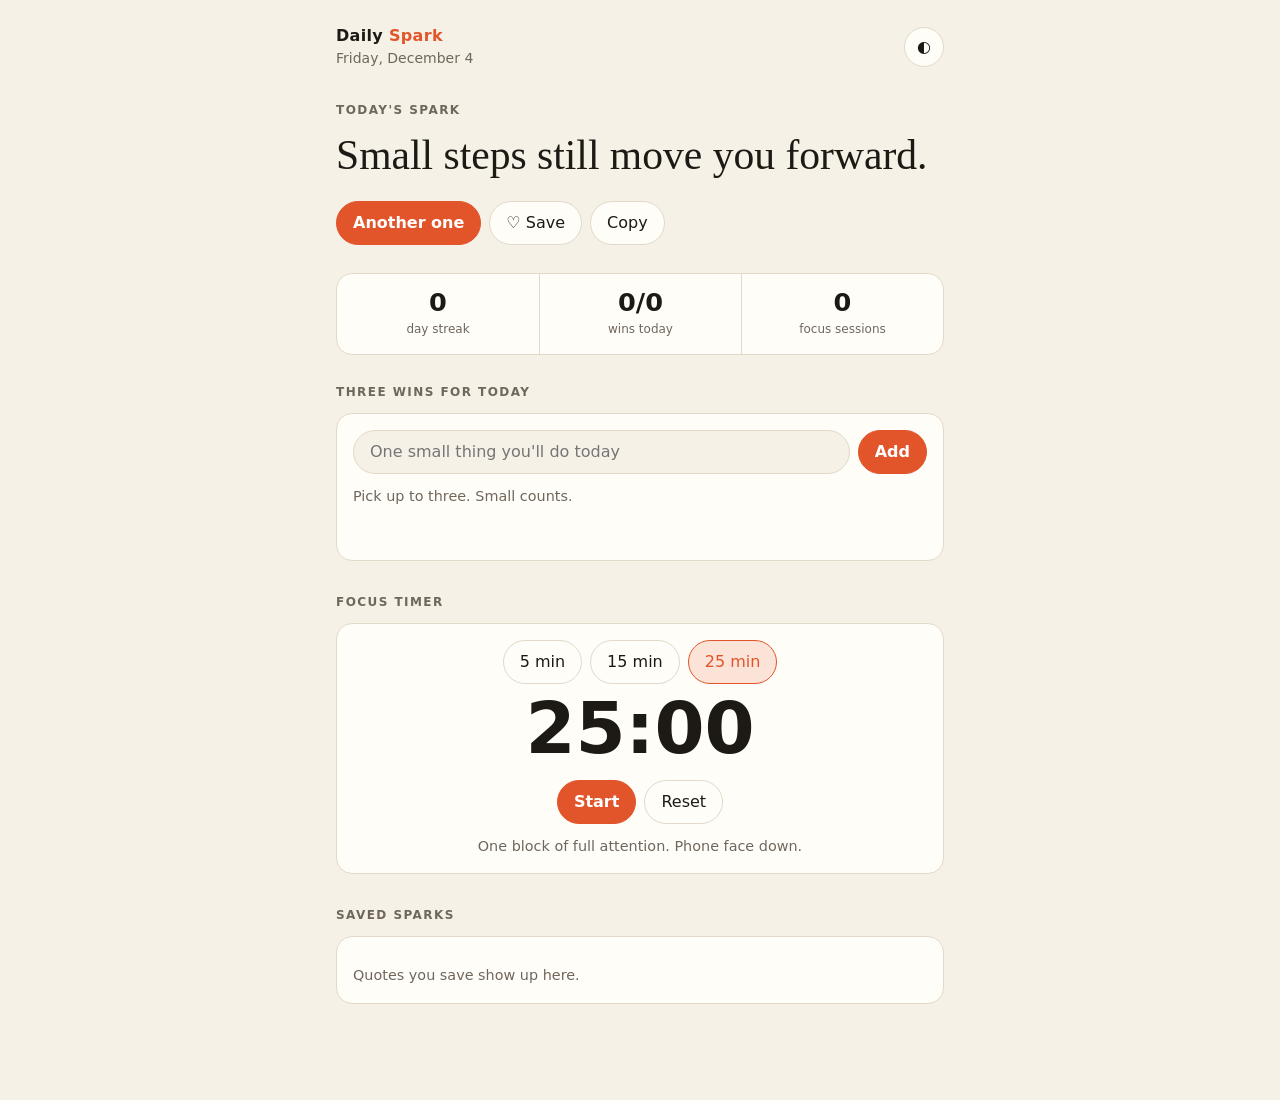
<file: motivation.html>
<!doctype html>
<html lang="en">
<head>
<meta charset="utf-8">
<meta name="viewport" content="width=device-width, initial-scale=1, viewport-fit=cover">
<meta name="theme-color" content="#f6f1e7">
<title>Daily Spark</title>
<style>
:root {
  --bg: #f6f1e7;
  --surface: #fffdf8;
  --ink: #1d1a16;
  --muted: #6f675c;
  --line: #e2d9c8;
  --accent: #e2552b;
  --accent-ink: #ffffff;
  --accent-soft: #fbe3d8;
  --ok: #2f7d4f;
  --serif: "Iowan Old Style", "Palatino Linotype", Palatino, Georgia, serif;
  --sans: system-ui, -apple-system, "Segoe UI", Roboto, sans-serif;
}
@media (prefers-color-scheme: dark) {
  :root:not([data-theme="light"]) {
    --bg: #15130f;
    --surface: #1f1c17;
    --ink: #f3ede1;
    --muted: #a39a8b;
    --line: #353028;
    --accent: #ff7a4d;
    --accent-ink: #1d1a16;
    --accent-soft: #3a2118;
    --ok: #6fcf97;
  }
}
:root[data-theme="dark"] {
  --bg: #15130f;
  --surface: #1f1c17;
  --ink: #f3ede1;
  --muted: #a39a8b;
  --line: #353028;
  --accent: #ff7a4d;
  --accent-ink: #1d1a16;
  --accent-soft: #3a2118;
  --ok: #6fcf97;
}
* { box-sizing: border-box; }
html { -webkit-text-size-adjust: 100%; }
body {
  margin: 0;
  background: var(--bg);
  color: var(--ink);
  font-family: var(--sans);
  line-height: 1.5;
  min-height: 100vh;
}
main {
  max-width: 640px;
  margin: 0 auto;
  padding: 20px 16px 64px;
}
header {
  display: flex;
  align-items: center;
  justify-content: space-between;
  gap: 12px;
  padding: 4px 0 20px;
}
.brand { font-weight: 700; letter-spacing: .02em; }
.brand span { color: var(--accent); }
.date { color: var(--muted); font-size: .875rem; }
button {
  font: inherit;
  color: inherit;
  cursor: pointer;
  border: 1px solid var(--line);
  background: var(--surface);
  border-radius: 999px;
  padding: 9px 16px;
  min-height: 40px;
}
button:hover { border-color: var(--muted); }
button:focus-visible, input:focus-visible { outline: 2px solid var(--accent); outline-offset: 2px; }
button.primary { background: var(--accent); color: var(--accent-ink); border-color: var(--accent); font-weight: 600; }
button.icon { padding: 0; width: 40px; }
button[aria-pressed="true"] { background: var(--accent-soft); border-color: var(--accent); color: var(--accent); }

.hero { padding: 12px 0 28px; }
.hero .label, h2 {
  font-size: .75rem;
  letter-spacing: .12em;
  text-transform: uppercase;
  color: var(--muted);
  font-weight: 600;
  margin: 0 0 12px;
}
blockquote {
  margin: 0 0 20px;
  font-family: var(--serif);
  font-size: clamp(1.7rem, 6.5vw, 2.6rem);
  line-height: 1.2;
  text-wrap: balance;
  transition: opacity .2s;
}
blockquote.fade { opacity: 0; }
.row { display: flex; flex-wrap: wrap; gap: 8px; align-items: center; }

.stats {
  display: grid;
  grid-template-columns: repeat(3, 1fr);
  border: 1px solid var(--line);
  border-radius: 16px;
  background: var(--surface);
  margin-bottom: 28px;
}
.stat { padding: 14px 8px; text-align: center; }
.stat + .stat { border-left: 1px solid var(--line); }
.stat b { display: block; font-size: 1.6rem; font-variant-numeric: tabular-nums; line-height: 1.1; }
.stat small { color: var(--muted); font-size: .75rem; }

section { margin-bottom: 32px; }
.card {
  background: var(--surface);
  border: 1px solid var(--line);
  border-radius: 16px;
  padding: 16px;
}
form { display: flex; gap: 8px; }
input[type="text"] {
  flex: 1;
  min-width: 0;
  font: inherit;
  color: inherit;
  background: var(--bg);
  border: 1px solid var(--line);
  border-radius: 999px;
  padding: 9px 16px;
  min-height: 40px;
}
ul { list-style: none; margin: 0; padding: 0; }
.goals li {
  display: flex;
  align-items: center;
  gap: 12px;
  padding: 10px 0;
  border-bottom: 1px solid var(--line);
}
.goals li:last-child { border-bottom: 0; }
.goals input[type="checkbox"] { width: 22px; height: 22px; accent-color: var(--accent); flex: none; margin: 0; }
.goals label { flex: 1; overflow-wrap: anywhere; }
.goals li.done label { text-decoration: line-through; color: var(--muted); }
.x { border: 0; background: none; color: var(--muted); width: 40px; padding: 0; font-size: 1.2rem; }
.empty { color: var(--muted); font-size: .9rem; margin: 12px 0 0; }
.cheer { color: var(--ok); font-weight: 600; margin: 12px 0 0; min-height: 1.5em; }

.timer { text-align: center; }
.clock {
  font-size: clamp(3rem, 16vw, 4.5rem);
  font-weight: 700;
  font-variant-numeric: tabular-nums;
  line-height: 1;
  margin: 8px 0 16px;
}
.timer .row { justify-content: center; }
.timer .lengths { margin-bottom: 4px; }
.timer p { color: var(--muted); font-size: .9rem; margin: 12px 0 0; min-height: 1.5em; }

.favs li {
  display: flex;
  gap: 8px;
  align-items: flex-start;
  padding: 10px 0;
  border-bottom: 1px solid var(--line);
  font-family: var(--serif);
  font-size: 1.05rem;
}
.favs li:last-child { border-bottom: 0; }
.favs li span { flex: 1; padding-top: 6px; }
@media (prefers-reduced-motion: reduce) { blockquote { transition: none; } }
</style>
</head>
<body>
<main>
  <header>
    <div>
      <div class="brand">Daily <span>Spark</span></div>
      <div class="date" id="date"></div>
    </div>
    <button class="icon" id="theme" aria-label="Switch light or dark theme" title="Theme">◐</button>
  </header>

  <div class="hero">
    <p class="label" id="quoteLabel">Today's spark</p>
    <blockquote id="quote" aria-live="polite"></blockquote>
    <div class="row">
      <button class="primary" id="next">Another one</button>
      <button id="fav" aria-pressed="false">♡ Save</button>
      <button id="copy">Copy</button>
    </div>
  </div>

  <div class="stats" aria-label="Your progress">
    <div class="stat"><b id="streak">0</b><small>day streak</small></div>
    <div class="stat"><b id="doneCount">0/0</b><small>wins today</small></div>
    <div class="stat"><b id="focusCount">0</b><small>focus sessions</small></div>
  </div>

  <section>
    <h2>Three wins for today</h2>
    <div class="card">
      <form id="goalForm">
        <input type="text" id="goalInput" maxlength="80" placeholder="One small thing you'll do today" aria-label="New goal">
        <button class="primary" type="submit">Add</button>
      </form>
      <ul class="goals" id="goals"></ul>
      <p class="empty" id="goalsEmpty">Pick up to three. Small counts.</p>
      <p class="cheer" id="cheer" aria-live="polite"></p>
    </div>
  </section>

  <section>
    <h2>Focus timer</h2>
    <div class="card timer">
      <div class="row lengths" role="group" aria-label="Session length">
        <button data-min="5">5 min</button>
        <button data-min="15">15 min</button>
        <button data-min="25" aria-pressed="true">25 min</button>
      </div>
      <div class="clock" id="clock" role="timer">25:00</div>
      <div class="row">
        <button class="primary" id="start">Start</button>
        <button id="reset">Reset</button>
      </div>
      <p id="timerMsg" aria-live="polite">One block of full attention. Phone face down.</p>
    </div>
  </section>

  <section>
    <h2>Saved sparks</h2>
    <div class="card">
      <ul class="favs" id="favs"></ul>
      <p class="empty" id="favsEmpty">Quotes you save show up here.</p>
    </div>
  </section>
</main>

<script>
const QUOTES = [
  "You don't have to feel ready. You just have to start.",
  "Small steps still move you forward.",
  "Do it badly first. Better comes later.",
  "Ten focused minutes beat an hour of dread.",
  "The version of you a year from now is built today.",
  "Progress is quiet. Keep going anyway.",
  "You have survived every hard day so far.",
  "Discipline is just remembering what you want.",
  "Finish one thing. Momentum does the rest.",
  "Rest is part of the work, not a break from it.",
  "Nobody is coming to do it for you — and that's freedom.",
  "Start where you are. Use what you have.",
  "A hard start is still a start.",
  "Showing up tired counts double.",
  "Trade perfect for done.",
  "Your pace is yours. Keep it.",
  "Courage is being unsure and moving anyway.",
  "Today's effort is tomorrow's ease.",
  "You are allowed to be a beginner.",
  "Make it easy to begin and hard to quit.",
  "One good choice is enough to turn a day around.",
  "Doubt grows in waiting and shrinks in doing.",
  "What you repeat, you become.",
  "Be stubborn about the goal and flexible about the route.",
  "The work you avoid is usually the work that matters.",
  "Slow is fine. Stopped is the only problem.",
  "Ask for less motivation and more first steps.",
  "You've done harder things than this.",
  "Keep the promise you made to yourself this morning.",
  "Somewhere in today is a win. Go find it."
];
const CHEERS = ["Nice. That's one down.", "Look at you go.", "Momentum is building.", "That's how it's done."];

const $ = id => document.getElementById(id);
const pad = n => String(n).padStart(2, "0");
const dayKey = (d = new Date()) => d.getFullYear() + "-" + pad(d.getMonth() + 1) + "-" + pad(d.getDate());
const today = dayKey();
const yesterday = dayKey(new Date(Date.now() - 864e5));

let state = { day: today, goals: [], focus: 0, streak: 0, lastWin: "", favs: [], theme: "" };
try { Object.assign(state, JSON.parse(localStorage.getItem("dailySpark") || "{}")); } catch (e) {}
if (state.day !== today) {
  // New day: carry unfinished goals over, clear the finished ones.
  state.goals = state.goals.filter(g => !g.done);
  state.focus = 0;
  state.day = today;
}
const save = () => { try { localStorage.setItem("dailySpark", JSON.stringify(state)); } catch (e) {} };
save();

/* Theme */
const applyTheme = () => {
  if (state.theme) document.documentElement.dataset.theme = state.theme;
  const dark = state.theme ? state.theme === "dark" : matchMedia("(prefers-color-scheme: dark)").matches;
  document.querySelector('meta[name="theme-color"]').content = dark ? "#15130f" : "#f6f1e7";
  return dark;
};
applyTheme();
$("theme").onclick = () => { state.theme = applyTheme() ? "light" : "dark"; applyTheme(); save(); };

$("date").textContent = new Date().toLocaleDateString(undefined, { weekday: "long", month: "long", day: "numeric" });

/* Quotes */
const dailyIndex = Math.floor(new Date(today).getTime() / 864e5) % QUOTES.length;
let qi = dailyIndex;
function showQuote(animate) {
  const q = $("quote");
  const set = () => {
    q.textContent = QUOTES[qi];
    q.classList.remove("fade");
    $("quoteLabel").textContent = qi === dailyIndex ? "Today's spark" : "Another spark";
    const saved = state.favs.includes(QUOTES[qi]);
    $("fav").setAttribute("aria-pressed", saved);
    $("fav").textContent = saved ? "♥ Saved" : "♡ Save";
  };
  if (!animate) return set();
  q.classList.add("fade");
  setTimeout(set, 200);
}
$("next").onclick = () => {
  let n;
  do { n = Math.floor(Math.random() * QUOTES.length); } while (n === qi);
  qi = n;
  showQuote(true);
};
$("fav").onclick = () => {
  const q = QUOTES[qi], i = state.favs.indexOf(q);
  if (i >= 0) state.favs.splice(i, 1); else state.favs.unshift(q);
  save(); showQuote(); renderFavs();
};
$("copy").onclick = async () => {
  try { await navigator.clipboard.writeText(QUOTES[qi]); $("copy").textContent = "Copied"; }
  catch (e) { $("copy").textContent = "Couldn't copy"; }
  setTimeout(() => $("copy").textContent = "Copy", 1500);
};

function renderFavs() {
  const ul = $("favs");
  ul.textContent = "";
  state.favs.forEach((q, i) => {
    const li = document.createElement("li");
    const s = document.createElement("span");
    s.textContent = q;
    const b = document.createElement("button");
    b.className = "x"; b.textContent = "×"; b.setAttribute("aria-label", "Remove saved quote");
    b.onclick = () => { state.favs.splice(i, 1); save(); renderFavs(); showQuote(); };
    li.append(s, b);
    ul.append(li);
  });
  $("favsEmpty").hidden = state.favs.length > 0;
}

/* Goals + streak */
function renderStats() {
  const done = state.goals.filter(g => g.done).length;
  $("doneCount").textContent = done + "/" + state.goals.length;
  $("focusCount").textContent = state.focus;
  const alive = state.lastWin === today || state.lastWin === yesterday;
  $("streak").textContent = alive ? state.streak : 0;
}
function recordWin() {
  if (state.lastWin === today) return;
  state.streak = state.lastWin === yesterday ? state.streak + 1 : 1;
  state.lastWin = today;
}
function renderGoals() {
  const ul = $("goals");
  ul.textContent = "";
  state.goals.forEach((g, i) => {
    const li = document.createElement("li");
    if (g.done) li.className = "done";
    const cb = document.createElement("input");
    cb.type = "checkbox"; cb.checked = g.done; cb.id = "g" + i;
    cb.onchange = () => {
      g.done = cb.checked;
      if (g.done) {
        recordWin();
        const all = state.goals.every(x => x.done);
        $("cheer").textContent = all ? "All done. Today is a win." : CHEERS[Math.floor(Math.random() * CHEERS.length)];
      } else $("cheer").textContent = "";
      save(); renderGoals();
    };
    const lb = document.createElement("label");
    lb.htmlFor = cb.id; lb.textContent = g.text;
    const b = document.createElement("button");
    b.className = "x"; b.textContent = "×"; b.setAttribute("aria-label", "Remove goal");
    b.onclick = () => { state.goals.splice(i, 1); save(); renderGoals(); };
    li.append(cb, lb, b);
    ul.append(li);
  });
  const full = state.goals.length >= 3;
  $("goalInput").disabled = full;
  $("goalInput").placeholder = full ? "Three is plenty. Go do them." : "One small thing you'll do today";
  $("goalsEmpty").hidden = state.goals.length > 0;
  renderStats();
}
$("goalForm").onsubmit = e => {
  e.preventDefault();
  const text = $("goalInput").value.trim();
  if (!text || state.goals.length >= 3) return;
  state.goals.push({ text, done: false });
  $("goalInput").value = "";
  save(); renderGoals();
};

/* Focus timer */
let minutes = 25, left = minutes * 60, endAt = 0, tick = null;
const drawClock = () => {
  const t = pad(Math.floor(left / 60)) + ":" + pad(left % 60);
  $("clock").textContent = t;
  document.title = tick ? t + " · Daily Spark" : "Daily Spark";
};
function stop() { clearInterval(tick); tick = null; $("start").textContent = left < minutes * 60 && left > 0 ? "Resume" : "Start"; drawClock(); }
function beep() {
  try {
    const ctx = new (window.AudioContext || window.webkitAudioContext)();
    [0, .25, .5].forEach(at => {
      const o = ctx.createOscillator(), g = ctx.createGain();
      o.frequency.value = 880; o.connect(g); g.connect(ctx.destination);
      g.gain.setValueAtTime(.15, ctx.currentTime + at);
      g.gain.exponentialRampToValueAtTime(.001, ctx.currentTime + at + .2);
      o.start(ctx.currentTime + at); o.stop(ctx.currentTime + at + .2);
    });
  } catch (e) {}
}
$("start").onclick = () => {
  if (tick) { stop(); $("timerMsg").textContent = "Paused. Pick it back up when you're ready."; return; }
  if (left <= 0) left = minutes * 60;
  endAt = Date.now() + left * 1000;
  $("start").textContent = "Pause";
  $("timerMsg").textContent = "You're in it. Stay with the one thing.";
  tick = setInterval(() => {
    left = Math.max(0, Math.round((endAt - Date.now()) / 1000));
    if (left === 0) {
      stop();
      left = minutes * 60;
      $("start").textContent = "Start";
      drawClock();
      state.focus++; save(); renderStats();
      $("timerMsg").textContent = "Session done. Stand up, breathe, then go again.";
      beep();
      if (navigator.vibrate) navigator.vibrate([200, 100, 200]);
    } else drawClock();
  }, 250);
  drawClock();
};
$("reset").onclick = () => { left = minutes * 60; stop(); $("timerMsg").textContent = "One block of full attention. Phone face down."; };
document.querySelectorAll("[data-min]").forEach(b => b.onclick = () => {
  document.querySelectorAll("[data-min]").forEach(x => x.setAttribute("aria-pressed", x === b));
  minutes = +b.dataset.min; left = minutes * 60; stop();
});

showQuote(); renderFavs(); renderGoals(); drawClock();
</script>
</body>
</html>
</file>
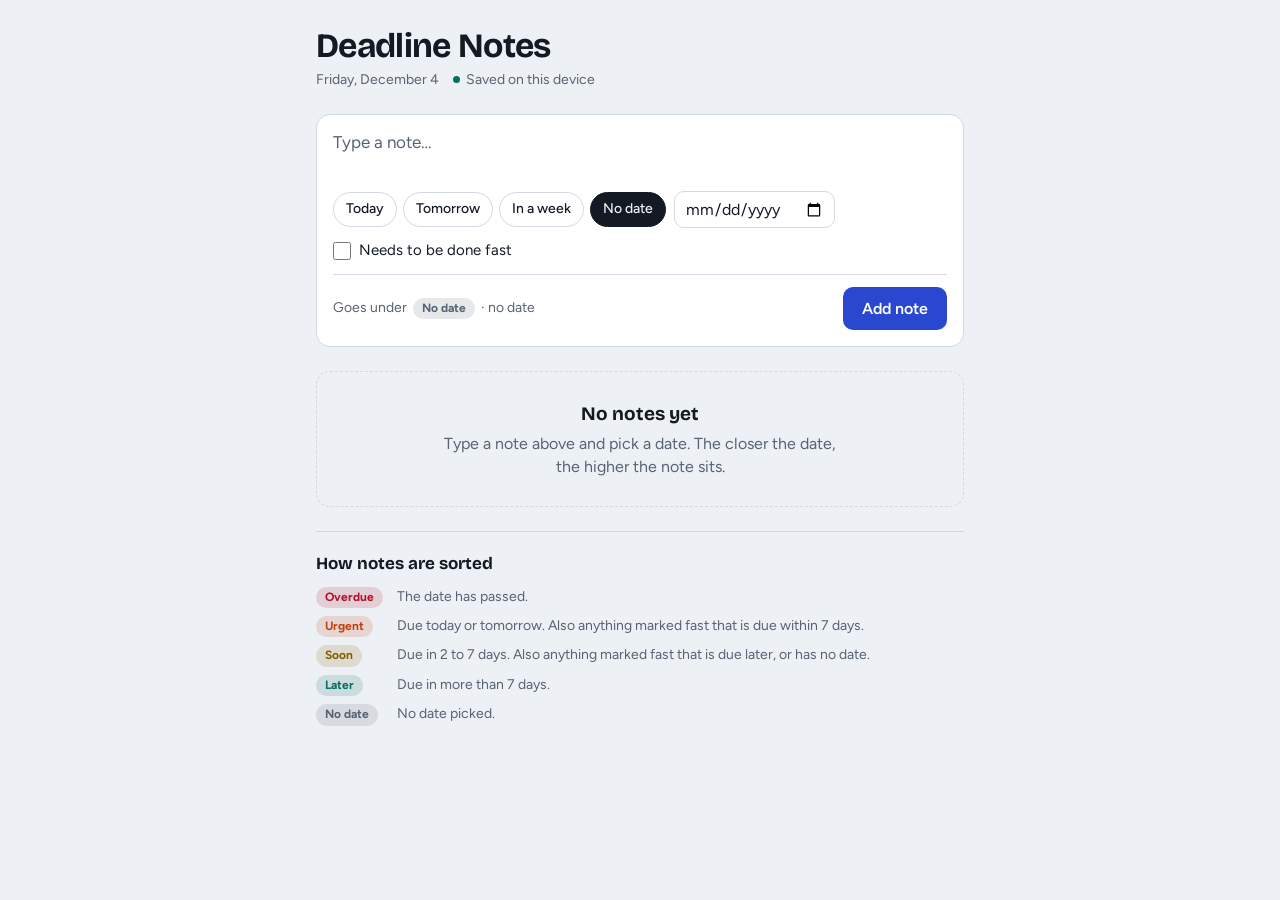
<file: notes.html>
<!doctype html>
<html lang="en">
<head>
<meta charset="utf-8">
<meta name="viewport" content="width=device-width,initial-scale=1,viewport-fit=cover">
<title>Deadline Notes</title>
<link rel="stylesheet" href="https://fonts.googleapis.com/css2?family=Bricolage+Grotesque:opsz,wght@12..96,500..800&family=Figtree:wght@400..700&display=swap">
<style>:root{color-scheme:light;padding-top:env(safe-area-inset-top,0px);padding-bottom:env(safe-area-inset-bottom,0px)}body{margin:0}img{max-width:100%}[hidden]{display:none!important}</style>
<style>
/* Layout: one narrow column. Composer on top, then the list grouped by urgency;
   every row leads with its days-left figure, so the eye reads danger top to bottom. */
:root {
  --bg: #EDF0F4;
  --surface: #FFFFFF;
  --ink: #141A24;
  --muted: #586374;
  --line: #D3D9E2;
  --accent: #2947CF;
  --accent-ink: #FFFFFF;
  --overdue: #B0122D;
  --urgent: #C2410C;
  --soon: #856000;
  --later: #0C6B63;
  --none: #586374;
  --font-display: "Bricolage Grotesque", "Avenir Next", "Segoe UI", system-ui, sans-serif;
  --font-body: "Figtree", "Segoe UI", system-ui, -apple-system, sans-serif;
}
@media (prefers-color-scheme: dark) {
  :root:not([data-theme="light"]) {
    --bg: #10141B; --surface: #1A202B; --ink: #E8ECF2; --muted: #9AA5B5; --line: #2C3545;
    --accent: #93A8FF; --accent-ink: #0D1220;
    --overdue: #FF6F84; --urgent: #FF9459; --soon: #F0C050; --later: #62D2C5; --none: #9AA5B5;
    color-scheme: dark;
  }
}
:root[data-theme="dark"] {
  --bg: #10141B; --surface: #1A202B; --ink: #E8ECF2; --muted: #9AA5B5; --line: #2C3545;
  --accent: #93A8FF; --accent-ink: #0D1220;
  --overdue: #FF6F84; --urgent: #FF9459; --soon: #F0C050; --later: #62D2C5; --none: #9AA5B5;
  color-scheme: dark;
}

*, *::before, *::after { box-sizing: border-box; }
body {
  background: var(--bg);
  color: var(--ink);
  font-family: var(--font-body);
  font-size: 16px;
  line-height: 1.45;
}
button, input, textarea { font: inherit; color: inherit; }
button { cursor: pointer; }
:focus-visible { outline: 2px solid var(--accent); outline-offset: 2px; }
.sr-only { position: absolute; width: 1px; height: 1px; overflow: hidden; clip-path: inset(50%); white-space: nowrap; }

.wrap {
  max-width: 680px;
  margin-inline: auto;
  padding-left: max(16px, env(safe-area-inset-left, 0px));
  padding-right: max(16px, env(safe-area-inset-right, 0px));
  padding-block: 28px 96px;
  display: flex;
  flex-direction: column;
  gap: 24px;
}

.lvl-overdue { --lvl: var(--overdue); }
.lvl-urgent  { --lvl: var(--urgent); }
.lvl-soon    { --lvl: var(--soon); }
.lvl-later   { --lvl: var(--later); }
.lvl-none    { --lvl: var(--none); }

/* Header */
.top h1 {
  font-family: var(--font-display);
  font-size: 34px;
  line-height: 1.05;
  font-weight: 700;
  letter-spacing: -0.02em;
  margin: 0 0 6px;
  text-wrap: balance;
}
.top-sub { display: flex; flex-wrap: wrap; gap: 4px 14px; color: var(--muted); font-size: 14px; margin: 0; }
.status::before { content: ""; display: inline-block; width: 7px; height: 7px; border-radius: 50%; background: var(--later); margin-right: 6px; vertical-align: 1px; }
.status[data-state="wait"]::before { background: var(--muted); }
.status[data-state="warn"]::before { background: var(--urgent); }

/* Composer */
.composer {
  background: var(--surface);
  border: 1px solid var(--line);
  border-radius: 14px;
  padding: 16px;
  display: grid;
  gap: 12px;
}
.composer:focus-within { border-color: var(--accent); box-shadow: 0 0 0 3px color-mix(in srgb, var(--accent) 20%, transparent); }
.composer textarea {
  width: 100%;
  border: 0;
  background: transparent;
  resize: none;
  font-size: 17px;
  line-height: 1.4;
  padding: 0;
  min-height: 48px;
  outline: none;
}
.composer textarea::placeholder { color: var(--muted); }
.when { display: flex; flex-wrap: wrap; gap: 8px; align-items: center; }
.chips { display: flex; flex-wrap: wrap; gap: 6px; }
.chip {
  border: 1px solid var(--line);
  background: transparent;
  border-radius: 999px;
  padding: 6px 12px;
  font-size: 14px;
  font-weight: 500;
}
.chip:hover { border-color: var(--muted); }
.chip[aria-pressed="true"] { background: var(--ink); border-color: var(--ink); color: var(--bg); }
.date {
  border: 1px solid var(--line);
  border-radius: 10px;
  background: transparent;
  padding: 5px 10px;
  font-size: 16px;
  min-width: 0;
}
.fast { display: inline-flex; align-items: center; gap: 8px; font-size: 15px; width: fit-content; cursor: pointer; }
.fast input { width: 18px; height: 18px; margin: 0; accent-color: var(--urgent); }
.foot { display: flex; flex-wrap: wrap; align-items: center; justify-content: space-between; gap: 10px 16px; border-top: 1px solid var(--line); padding-top: 12px; }
.preview { margin: 0; font-size: 14px; color: var(--muted); display: flex; flex-wrap: wrap; align-items: center; gap: 6px; min-width: 0; }
.preview.is-error { color: var(--overdue); font-weight: 600; }
.foot-btns { display: flex; gap: 8px; margin-left: auto; }
.btn {
  border: 1px solid transparent;
  border-radius: 10px;
  padding: 9px 18px;
  font-weight: 600;
  background: var(--accent);
  color: var(--accent-ink);
}
.btn:disabled { opacity: 0.5; cursor: default; }
.btn-quiet { background: transparent; border-color: var(--line); color: var(--ink); }

/* Pills and tags */
.pill {
  display: inline-block;
  font-size: 12px;
  font-weight: 700;
  padding: 2px 9px;
  border-radius: 999px;
  color: var(--lvl);
  background: color-mix(in srgb, var(--lvl) 15%, transparent);
  white-space: nowrap;
}
.tag { font-size: 12px; font-weight: 600; border: 1px solid var(--line); border-radius: 6px; padding: 1px 6px; white-space: nowrap; }
.tag-fast { color: var(--urgent); border-color: color-mix(in srgb, var(--urgent) 45%, transparent); }

/* Notices */
.notice {
  border: 1px dashed var(--muted);
  border-radius: 10px;
  padding: 10px 12px;
  font-size: 14px;
  display: flex;
  flex-wrap: wrap;
  align-items: center;
  justify-content: space-between;
  gap: 8px 16px;
}
.notice p { margin: 0; min-width: 0; }
.link-btn { border: 0; background: transparent; padding: 4px 0; font-weight: 600; font-size: 14px; color: var(--accent); text-decoration: underline; text-underline-offset: 3px; }

/* Filter strip */
.filters { display: flex; flex-wrap: wrap; gap: 6px; }
.filter {
  border: 1px solid var(--line);
  background: transparent;
  border-radius: 8px;
  padding: 5px 10px;
  font-size: 14px;
  font-weight: 500;
  display: inline-flex;
  align-items: center;
  gap: 6px;
}
.filter .dot { width: 8px; height: 8px; border-radius: 50%; background: var(--lvl); }
.filter .n { font-variant-numeric: tabular-nums; color: var(--muted); font-weight: 600; }
.filter[aria-pressed="true"] { background: var(--surface); border-color: var(--ink); }
.filter.is-zero { opacity: 0.55; }

/* List */
.list { display: flex; flex-direction: column; gap: 28px; }
.group h2 {
  font-family: var(--font-display);
  font-size: 19px;
  font-weight: 700;
  letter-spacing: -0.01em;
  margin: 0;
  padding-bottom: 8px;
  color: var(--lvl);
  border-bottom: 2px solid var(--lvl);
  display: flex;
  align-items: baseline;
  justify-content: space-between;
  gap: 12px;
}
.group h2 .n { font-family: var(--font-body); font-size: 13px; font-weight: 600; color: var(--muted); letter-spacing: 0; }
.rows { list-style: none; margin: 0; padding: 0; }
.note {
  display: grid;
  grid-template-columns: 22px 64px minmax(0, 1fr);
  gap: 12px;
  padding: 14px 0;
  border-bottom: 1px solid var(--line);
  align-items: start;
}
.tick { width: 20px; height: 20px; margin: 4px 0 0; accent-color: var(--accent); cursor: pointer; }
.count { display: flex; flex-direction: column; gap: 2px; }
.count .num {
  font-family: var(--font-display);
  font-size: 30px;
  font-weight: 700;
  line-height: 1;
  color: var(--lvl);
  font-variant-numeric: tabular-nums;
  letter-spacing: -0.02em;
}
.count .num.is-long { font-size: 21px; line-height: 30px; }
.count .cap { font-size: 12px; color: var(--muted); line-height: 1.2; }
.body { min-width: 0; }
.text { margin: 0; white-space: pre-wrap; overflow-wrap: anywhere; }
.meta { display: flex; flex-wrap: wrap; align-items: center; gap: 6px 8px; margin-top: 6px; font-size: 13px; color: var(--muted); }
.acts { margin-left: auto; display: flex; gap: 2px; }
.act { border: 0; background: transparent; border-radius: 6px; padding: 4px 8px; font-size: 13px; font-weight: 600; color: var(--muted); }
.act:hover { background: color-mix(in srgb, var(--ink) 8%, transparent); color: var(--ink); }
.note.is-editing { background: color-mix(in srgb, var(--accent) 8%, transparent); }

.empty { border: 1px dashed var(--line); border-radius: 14px; padding: 28px 20px; text-align: center; color: var(--muted); }
.empty strong { display: block; font-family: var(--font-display); font-size: 19px; color: var(--ink); margin-bottom: 4px; }
.empty p { margin: 0 auto; max-width: 40ch; }

/* Done */
.done summary { cursor: pointer; font-weight: 600; color: var(--muted); padding: 6px 0; width: fit-content; }
.done .note { grid-template-columns: 22px minmax(0, 1fr); }
.done .text { text-decoration: line-through; color: var(--muted); }
.done-foot { padding-top: 10px; }

/* Rules */
.rules { border-top: 1px solid var(--line); padding-top: 20px; }
.rules h2 { font-family: var(--font-display); font-size: 17px; font-weight: 700; margin: 0 0 10px; }
.rules dl { margin: 0; display: grid; grid-template-columns: max-content minmax(0, 1fr); gap: 8px 14px; font-size: 14px; color: var(--muted); align-items: baseline; }
.rules dt, .rules dd { margin: 0; }

/* Toast */
.toast {
  position: fixed;
  left: 50%;
  transform: translateX(-50%);
  bottom: calc(16px + env(safe-area-inset-bottom, 0px));
  max-width: calc(100% - 32px);
  background: var(--ink);
  color: var(--bg);
  border-radius: 10px;
  padding: 10px 14px;
  font-size: 14px;
  display: flex;
  align-items: center;
  gap: 14px;
  z-index: 20;
  box-shadow: 0 6px 24px color-mix(in srgb, var(--ink) 25%, transparent);
}
.toast button { border: 0; background: transparent; color: inherit; font-weight: 700; text-decoration: underline; text-underline-offset: 3px; padding: 2px 0; }

@media (max-width: 420px) {
  .top h1 { font-size: 29px; }
  .note { grid-template-columns: 22px 56px minmax(0, 1fr); gap: 10px; }
  .count .num { font-size: 27px; }
  .rules dl { grid-template-columns: minmax(0, 1fr); gap: 2px; }
  .rules dd { margin-bottom: 8px; }
}
</style>
</head>
<body>

<div class="wrap">
  <header class="top">
    <h1>Deadline Notes</h1>
    <p class="top-sub"><span id="today"></span><span class="status" id="status" data-state="wait" role="status">Loading…</span></p>
  </header>

  <form class="composer" id="composer" autocomplete="off">
    <label class="sr-only" for="note-text">Note</label>
    <textarea id="note-text" rows="2" placeholder="Type a note…" enterkeyhint="done" maxlength="4000"></textarea>
    <div class="when">
      <div class="chips" role="group" aria-label="Quick dates">
        <button type="button" class="chip" id="quick-today" data-quick="0" aria-pressed="false">Today</button>
        <button type="button" class="chip" id="quick-tomorrow" data-quick="1" aria-pressed="false">Tomorrow</button>
        <button type="button" class="chip" id="quick-week" data-quick="7" aria-pressed="false">In a week</button>
        <button type="button" class="chip" id="quick-none" data-quick="none" aria-pressed="true">No date</button>
      </div>
      <label class="sr-only" for="note-date">Due date</label>
      <input type="date" class="date" id="note-date">
    </div>
    <label class="fast" for="note-fast"><input type="checkbox" id="note-fast"> Needs to be done fast</label>
    <div class="foot">
      <p class="preview" id="preview" aria-live="polite"></p>
      <div class="foot-btns">
        <button type="button" class="btn btn-quiet" id="cancel-edit" hidden>Cancel</button>
        <button type="submit" class="btn" id="submit-btn" disabled>Add note</button>
      </div>
    </div>
  </form>

  <div class="notice" id="move-notice" hidden>
    <p id="move-text"></p>
    <button type="button" class="link-btn" id="move-btn">Move them to my account</button>
  </div>
  <div class="notice" id="example-notice" hidden>
    <p>The notes tagged Example show how the sorting works. They are not yours.</p>
    <button type="button" class="link-btn" id="example-btn">Remove examples</button>
  </div>

  <div class="filters" id="filters" role="group" aria-label="Show notes by urgency" hidden></div>

  <main class="list" id="list" aria-live="polite"></main>

  <details class="done" id="done" hidden>
    <summary id="done-summary">Done</summary>
    <ul class="rows" id="done-rows"></ul>
    <div class="done-foot"><button type="button" class="link-btn" id="clear-done">Delete all done notes</button></div>
  </details>

  <section class="rules" aria-labelledby="rules-h">
    <h2 id="rules-h">How notes are sorted</h2>
    <dl>
      <dt><span class="pill lvl-overdue">Overdue</span></dt><dd>The date has passed.</dd>
      <dt><span class="pill lvl-urgent">Urgent</span></dt><dd>Due today or tomorrow. Also anything marked fast that is due within 7 days.</dd>
      <dt><span class="pill lvl-soon">Soon</span></dt><dd>Due in 2 to 7 days. Also anything marked fast that is due later, or has no date.</dd>
      <dt><span class="pill lvl-later">Later</span></dt><dd>Due in more than 7 days.</dd>
      <dt><span class="pill lvl-none">No date</span></dt><dd>No date picked.</dd>
    </dl>
  </section>
</div>

<div class="toast" id="toast" role="status" hidden><span id="toast-text"></span><button type="button" id="toast-undo">Undo</button></div>

<script>
(() => {
  'use strict';

  const LS_KEY = 'deadline-notes.v1';
  const DAY = 86400000;
  const LEVELS = [
    { key: 'overdue', label: 'Overdue' },
    { key: 'urgent', label: 'Urgent' },
    { key: 'soon', label: 'Soon' },
    { key: 'later', label: 'Later' },
    { key: 'none', label: 'No date' },
  ];
  const LEVEL_INDEX = Object.fromEntries(LEVELS.map((l, i) => [l.key, i]));
  const LEVEL_LABEL = Object.fromEntries(LEVELS.map((l) => [l.key, l.label]));

  /* ---------- dates and urgency (pure) ---------- */
  const pad = (n) => String(n).padStart(2, '0');
  const iso = (d) => d.getFullYear() + '-' + pad(d.getMonth() + 1) + '-' + pad(d.getDate());
  function parseISO(s) {
    const m = /^(\d{4})-(\d{2})-(\d{2})$/.exec(s || '');
    if (!m) return null;
    const d = new Date(+m[1], +m[2] - 1, +m[3]);
    return isNaN(d) ? null : d;
  }
  function daysUntil(due, now) {
    const d = parseISO(due);
    if (!d) return null;
    const t = new Date(now.getFullYear(), now.getMonth(), now.getDate());
    return Math.round((d - t) / DAY);
  }
  function levelOf(days, fast) {
    if (days === null) return fast ? 'soon' : 'none';
    if (days < 0) return 'overdue';
    if (days <= 1) return 'urgent';
    if (days <= 7) return fast ? 'urgent' : 'soon';
    return fast ? 'soon' : 'later';
  }
  function compare(a, b) {
    const la = LEVEL_INDEX[a.level], lb = LEVEL_INDEX[b.level];
    if (la !== lb) return la - lb;
    const da = a.days === null ? Infinity : a.days, db = b.days === null ? Infinity : b.days;
    if (da !== db) return da - db;
    if (!!a.fast !== !!b.fast) return a.fast ? -1 : 1;
    return (a.created || 0) - (b.created || 0);
  }
  function countParts(days) {
    if (days === null) return ['–', 'no date'];
    if (days < 0) return [String(-days), days === -1 ? 'day late' : 'days late'];
    if (days === 0) return ['0', 'due today'];
    return [String(days), days === 1 ? 'day left' : 'days left'];
  }
  function duePhrase(days) {
    if (days === null) return 'no date';
    if (days < -1) return -days + ' days overdue';
    if (days === -1) return '1 day overdue';
    if (days === 0) return 'due today';
    if (days === 1) return 'due tomorrow';
    return 'due in ' + days + ' days';
  }
  function niceDate(due, now) {
    const d = parseISO(due);
    if (!d) return '';
    const opts = { weekday: 'short', day: 'numeric', month: 'short' };
    if (d.getFullYear() !== now.getFullYear()) opts.year = 'numeric';
    return new Intl.DateTimeFormat(undefined, opts).format(d);
  }
  window.__deadlineNotes = { daysUntil, levelOf, compare };

  /* ---------- state ---------- */
  let notes = [];
  let mode = 'boot';          // 'boot' | 'local' | 'cloud'
  let cloudLoaded = false;
  let col = null;             // cloud collection
  let filter = 'all';
  let editingId = null;
  let lastDay = iso(new Date());

  const $ = (id) => document.getElementById(id);
  const form = $('composer'), textEl = $('note-text'), dateEl = $('note-date'), fastEl = $('note-fast');
  const previewEl = $('preview'), submitBtn = $('submit-btn'), cancelBtn = $('cancel-edit');
  const listEl = $('list'), filtersEl = $('filters'), statusEl = $('status');
  const doneEl = $('done'), doneRows = $('done-rows'), doneSummary = $('done-summary');
  const toastEl = $('toast'), toastText = $('toast-text'), toastUndo = $('toast-undo');

  function el(tag, props, kids) {
    const n = document.createElement(tag);
    if (props) for (const k in props) {
      const v = props[k];
      if (v == null || v === false) continue;
      if (k === 'class') n.className = v;
      else if (k === 'text') n.textContent = v;
      else if (k.startsWith('on')) n.addEventListener(k.slice(2), v);
      else if (k in n) n[k] = v;
      else n.setAttribute(k, v === true ? '' : v);
    }
    if (kids) for (const c of [].concat(kids)) if (c != null) n.append(c);
    return n;
  }

  function clean(n) {
    return {
      id: String(n.id),
      text: String(n.text == null ? '' : n.text),
      due: parseISO(n.due) ? n.due : null,
      fast: !!n.fast,
      done: !!n.done,
      created: Number(n.created) || 0,
      doneAt: Number(n.doneAt) || 0,
      example: !!n.example,
    };
  }
  function bodyOf(n) {
    const b = { text: n.text, due: n.due, fast: n.fast, done: n.done, created: n.created, doneAt: n.doneAt };
    if (n.example) b.example = true;
    return b;
  }
  const newId = () => 'n' + Date.now().toString(36) + Math.random().toString(36).slice(2, 8);

  /* ---------- storage ---------- */
  const local = {
    read() {
      try {
        const a = JSON.parse(localStorage.getItem(LS_KEY) || '[]');
        return Array.isArray(a) ? a.filter((n) => n && n.id != null).map(clean) : [];
      } catch (e) { return []; }
    },
    write(a) {
      try { localStorage.setItem(LS_KEY, JSON.stringify(a)); return true; } catch (e) { return false; }
    },
  };

  const chains = new Map();
  function cloudWrite(id, fn) {
    const prev = chains.get(id) || Promise.resolve();
    const next = prev.catch(() => {}).then(fn);
    chains.set(id, next);
    return next.catch((e) => {
      toast(e && e.code === 'quota_exceeded'
        ? 'Storage is full. Delete some notes, then try again.'
        : 'That did not save. Check your connection and try again.');
      throw e;
    }).finally(() => { if (chains.get(id) === next) chains.delete(id); });
  }

  function saveNote(n) {
    if (mode === 'cloud') return cloudWrite(n.id, () => col.doc(n.id).set(bodyOf(n))).catch(() => {});
    const i = notes.findIndex((x) => x.id === n.id);
    if (i >= 0) notes[i] = n; else notes.push(n);
    if (!local.write(notes)) toast('This browser is not letting the page save. Your notes will be gone when you close it.');
    render();
    return Promise.resolve();
  }
  function removeNotes(ids) {
    if (mode === 'cloud') return Promise.all(ids.map((id) => cloudWrite(id, () => col.doc(id).delete()).catch(() => {})));
    notes = notes.filter((n) => !ids.includes(n.id));
    local.write(notes);
    render();
    return Promise.resolve();
  }

  function setStatus(state, text) { statusEl.dataset.state = state; statusEl.textContent = text; }

  async function connectCloud() {
    const c = window.claude;
    if (!c || typeof c.use !== 'function') return false;
    let db = null, user = null;
    try { [db, user] = await Promise.all([c.use('db'), c.use('user')]); } catch (e) { return false; }
    if (!db) return false;
    let owner = false;
    try { owner = user ? await user.isOwner() : false; } catch (e) { owner = false; }
    if (!owner) return false;

    col = db.collection('notes');
    mode = 'cloud';
    let timer = setTimeout(() => {
      timer = null;
      setStatus('warn', cloudLoaded ? 'Showing your last saved notes. They may be out of date.' : 'Your saved notes can’t be reached yet. Still trying.');
    }, 10000);
    col.onSnapshot((snap) => {
      notes = snap.docs.map((d) => clean(Object.assign({}, d.data(), { id: d.id })));
      cloudLoaded = true;
      if (!snap.metadata.fromCache) {
        if (timer) { clearTimeout(timer); timer = null; }
        setStatus('ok', 'Saved to your account');
      }
      render();
    }, () => {
      if (timer) { clearTimeout(timer); timer = null; }
      cloudLoaded = true;
      setStatus('warn', 'Your saved notes can’t be loaded right now. Close and reopen the page to try again.');
      render();
    });
    return true;
  }

  /* ---------- rendering ---------- */
  function noteRow(n, now) {
    const [num, cap] = countParts(n.days);
    const meta = el('div', { class: 'meta' }, [
      el('span', { class: 'pill', text: LEVEL_LABEL[n.level] }),
      n.due ? el('span', { text: niceDate(n.due, now) }) : null,
      n.fast ? el('span', { class: 'tag tag-fast', text: 'Fast' }) : null,
      n.example ? el('span', { class: 'tag', text: 'Example' }) : null,
      el('span', { class: 'acts' }, [
        el('button', { type: 'button', class: 'act', text: 'Edit', onclick: () => startEdit(n.id) }),
        el('button', { type: 'button', class: 'act', text: 'Delete', onclick: () => deleteNote(n.id) }),
      ]),
    ]);
    return el('li', { class: 'note lvl-' + n.level + (n.id === editingId ? ' is-editing' : '') }, [
      el('input', { type: 'checkbox', class: 'tick', 'aria-label': 'Mark as done: ' + n.text, onchange: () => setDone(n.id, true) }),
      el('div', { class: 'count' }, [
        el('span', { class: 'num' + (num.length > 3 ? ' is-long' : ''), text: num }),
        el('span', { class: 'cap', text: cap }),
      ]),
      el('div', { class: 'body' }, [el('p', { class: 'text', text: n.text }), meta]),
    ]);
  }
  function doneRow(n) {
    const when = n.doneAt ? 'Done ' + new Intl.DateTimeFormat(undefined, { day: 'numeric', month: 'short' }).format(new Date(n.doneAt)) : 'Done';
    return el('li', { class: 'note' }, [
      el('input', { type: 'checkbox', class: 'tick', checked: true, 'aria-label': 'Move back to the list: ' + n.text, onchange: () => setDone(n.id, false) }),
      el('div', { class: 'body' }, [
        el('p', { class: 'text', text: n.text }),
        el('div', { class: 'meta' }, [
          el('span', { text: when }),
          el('span', { class: 'acts' }, [el('button', { type: 'button', class: 'act', text: 'Delete', onclick: () => deleteNote(n.id) })]),
        ]),
      ]),
    ]);
  }
  function emptyBox(title, line) {
    return el('div', { class: 'empty' }, [el('strong', { text: title }), line ? el('p', { text: line }) : null]);
  }
  function filterBtn(key, label, n) {
    return el('button', {
      type: 'button',
      class: 'filter' + (key !== 'all' ? ' lvl-' + key : '') + (n ? '' : ' is-zero'),
      'aria-pressed': String(filter === key),
      onclick: () => { filter = key; render(); },
    }, [key !== 'all' ? el('span', { class: 'dot' }) : null, label, el('span', { class: 'n', text: String(n) })]);
  }

  function render() {
    const now = new Date();
    const all = notes.map((n) => {
      const days = daysUntil(n.due, now);
      return Object.assign({}, n, { days, level: levelOf(days, n.fast) });
    });
    const open = all.filter((n) => !n.done).sort(compare);
    const done = all.filter((n) => n.done).sort((a, b) => b.doneAt - a.doneAt);
    const loading = mode === 'boot' || (mode === 'cloud' && !cloudLoaded);

    const counts = Object.fromEntries(LEVELS.map((l) => [l.key, 0]));
    open.forEach((n) => { counts[n.level]++; });
    filtersEl.hidden = loading || !open.length;
    filtersEl.replaceChildren(filterBtn('all', 'All', open.length), ...LEVELS.map((l) => filterBtn(l.key, l.label, counts[l.key])));

    const out = [];
    if (loading) out.push(emptyBox('Loading your notes…'));
    else if (!notes.length) out.push(emptyBox('No notes yet', 'Type a note above and pick a date. The closer the date, the higher the note sits.'));
    else if (!open.length) out.push(emptyBox('Everything is done', 'Nothing is left on the list.'));
    else {
      for (const l of LEVELS) {
        if (filter !== 'all' && filter !== l.key) continue;
        const items = open.filter((n) => n.level === l.key);
        if (!items.length) continue;
        out.push(el('section', { class: 'group lvl-' + l.key }, [
          el('h2', null, [l.label, el('span', { class: 'n', text: items.length === 1 ? '1 note' : items.length + ' notes' })]),
          el('ul', { class: 'rows' }, items.map((n) => noteRow(n, now))),
        ]));
      }
      if (!out.length) out.push(emptyBox('Nothing under ' + LEVEL_LABEL[filter], 'Pick All to see every note.'));
    }
    listEl.replaceChildren(...out);

    doneEl.hidden = loading || !done.length;
    doneSummary.textContent = 'Done (' + done.length + ')';
    doneRows.replaceChildren(...done.map(doneRow));

    $('example-notice').hidden = loading || !notes.some((n) => n.example);
    const stranded = mode === 'cloud' ? local.read() : [];
    $('move-notice').hidden = !stranded.length;
    $('move-text').textContent = stranded.length === 1
      ? '1 note is saved only on this device.'
      : stranded.length + ' notes are saved only on this device.';

    submitBtn.disabled = loading;
    $('today').textContent = new Intl.DateTimeFormat(undefined, { weekday: 'long', day: 'numeric', month: 'long' }).format(now);
  }

  function updatePreview() {
    const now = new Date();
    const due = parseISO(dateEl.value) ? dateEl.value : null;
    const days = daysUntil(due, now);
    const level = levelOf(days, fastEl.checked);
    previewEl.classList.remove('is-error');
    previewEl.replaceChildren('Goes under', el('span', { class: 'pill lvl-' + level, text: LEVEL_LABEL[level] }), '· ' + duePhrase(days));
    document.querySelectorAll('.chip').forEach((b) => {
      const q = b.dataset.quick;
      const on = q === 'none' ? !due : due === iso(new Date(now.getFullYear(), now.getMonth(), now.getDate() + Number(q)));
      b.setAttribute('aria-pressed', String(on));
    });
  }

  /* ---------- actions ---------- */
  let toastTimer = null, undoFn = null;
  function toast(text, undo) {
    toastText.textContent = text;
    undoFn = undo || null;
    toastUndo.hidden = !undo;
    toastEl.hidden = false;
    clearTimeout(toastTimer);
    toastTimer = setTimeout(() => { toastEl.hidden = true; undoFn = null; }, undo ? 7000 : 5000);
  }
  toastUndo.addEventListener('click', () => {
    const fn = undoFn;
    toastEl.hidden = true; undoFn = null;
    if (fn) fn();
  });

  function resetForm() {
    editingId = null;
    textEl.value = ''; dateEl.value = ''; fastEl.checked = false;
    submitBtn.textContent = 'Add note';
    cancelBtn.hidden = true;
    autosize(); updatePreview();
  }
  function startEdit(id) {
    const n = notes.find((x) => x.id === id);
    if (!n) return;
    editingId = id;
    textEl.value = n.text; dateEl.value = n.due || ''; fastEl.checked = n.fast;
    submitBtn.textContent = 'Save changes';
    cancelBtn.hidden = false;
    autosize(); updatePreview(); render();
    form.scrollIntoView({ block: 'start', behavior: 'smooth' });
    textEl.focus({ preventScroll: true });
  }
  function setDone(id, done) {
    const n = notes.find((x) => x.id === id);
    if (!n) return;
    saveNote(Object.assign({}, n, { done, doneAt: done ? Date.now() : 0 }));
    if (done) toast('Marked as done.', () => saveNote(Object.assign({}, n, { done: false, doneAt: 0 })));
  }
  function deleteMany(list, message) {
    if (!list.length) return;
    const copies = list.map((n) => Object.assign({}, n));
    if (copies.some((n) => n.id === editingId)) resetForm();
    removeNotes(copies.map((n) => n.id));
    toast(message, () => copies.forEach((n) => saveNote(n)));
  }
  function deleteNote(id) {
    const n = notes.find((x) => x.id === id);
    if (n) deleteMany([n], 'Note deleted.');
  }

  function autosize() {
    textEl.style.height = 'auto';
    textEl.style.height = Math.min(textEl.scrollHeight, 240) + 'px';
  }

  form.addEventListener('submit', (e) => {
    e.preventDefault();
    if (submitBtn.disabled) return;
    const text = textEl.value.trim();
    if (!text) {
      previewEl.classList.add('is-error');
      previewEl.replaceChildren('Type a note first.');
      textEl.focus();
      return;
    }
    const due = parseISO(dateEl.value) ? dateEl.value : null;
    const old = editingId ? notes.find((x) => x.id === editingId) : null;
    const n = old
      ? Object.assign({}, old, { text, due, fast: fastEl.checked })
      : { id: newId(), text, due, fast: fastEl.checked, done: false, created: Date.now(), doneAt: 0, example: false };
    resetForm();
    saveNote(n);
    textEl.focus();
  });
  textEl.addEventListener('keydown', (e) => {
    if (e.key === 'Enter' && !e.shiftKey && !e.isComposing) { e.preventDefault(); form.requestSubmit(); }
  });
  textEl.addEventListener('input', () => { autosize(); if (previewEl.classList.contains('is-error')) updatePreview(); });
  dateEl.addEventListener('input', updatePreview);
  fastEl.addEventListener('change', updatePreview);
  cancelBtn.addEventListener('click', () => { resetForm(); render(); });
  document.querySelectorAll('.chip').forEach((b) => b.addEventListener('click', () => {
    const q = b.dataset.quick, t = new Date();
    dateEl.value = q === 'none' ? '' : iso(new Date(t.getFullYear(), t.getMonth(), t.getDate() + Number(q)));
    updatePreview();
  }));
  $('clear-done').addEventListener('click', () => {
    const done = notes.filter((n) => n.done);
    deleteMany(done, done.length === 1 ? '1 done note deleted.' : done.length + ' done notes deleted.');
  });
  $('example-btn').addEventListener('click', () => {
    deleteMany(notes.filter((n) => n.example), 'Examples removed.');
  });
  $('move-btn').addEventListener('click', async () => {
    const stranded = local.read();
    const btn = $('move-btn');
    btn.disabled = true;
    try {
      await Promise.all(stranded.map((n) => cloudWrite(n.id, () => col.doc(n.id).set(bodyOf(n)))));
      local.write([]);
      toast(stranded.length === 1 ? '1 note moved to your account.' : stranded.length + ' notes moved to your account.');
    } catch (e) { /* cloudWrite already told the person */ }
    btn.disabled = false;
    render();
  });

  // In the Android app, Back cancels an edit in progress before it leaves the app.
  window.onAndroidBack = () => {
    if (!editingId) return false;
    resetForm(); render();
    return true;
  };

  // Re-sort when the calendar day rolls over, without writing anything.
  function dayCheck() {
    const t = iso(new Date());
    if (t !== lastDay) { lastDay = t; render(); updatePreview(); }
  }
  setInterval(dayCheck, 60000);
  document.addEventListener('visibilitychange', () => { if (!document.hidden) dayCheck(); });

  /* ---------- boot ---------- */
  updatePreview();
  const hosted = !!(window.claude && typeof window.claude.use === 'function');
  if (hosted) {
    render();
    connectCloud().then((ok) => {
      if (ok) return;
      mode = 'local'; notes = local.read();
      setStatus('ok', 'Saved on this device only');
      render();
    });
  } else {
    mode = 'local'; notes = local.read();
    setStatus('ok', 'Saved on this device');
    render();
  }
})();
</script>
</body>
</html>
</file>
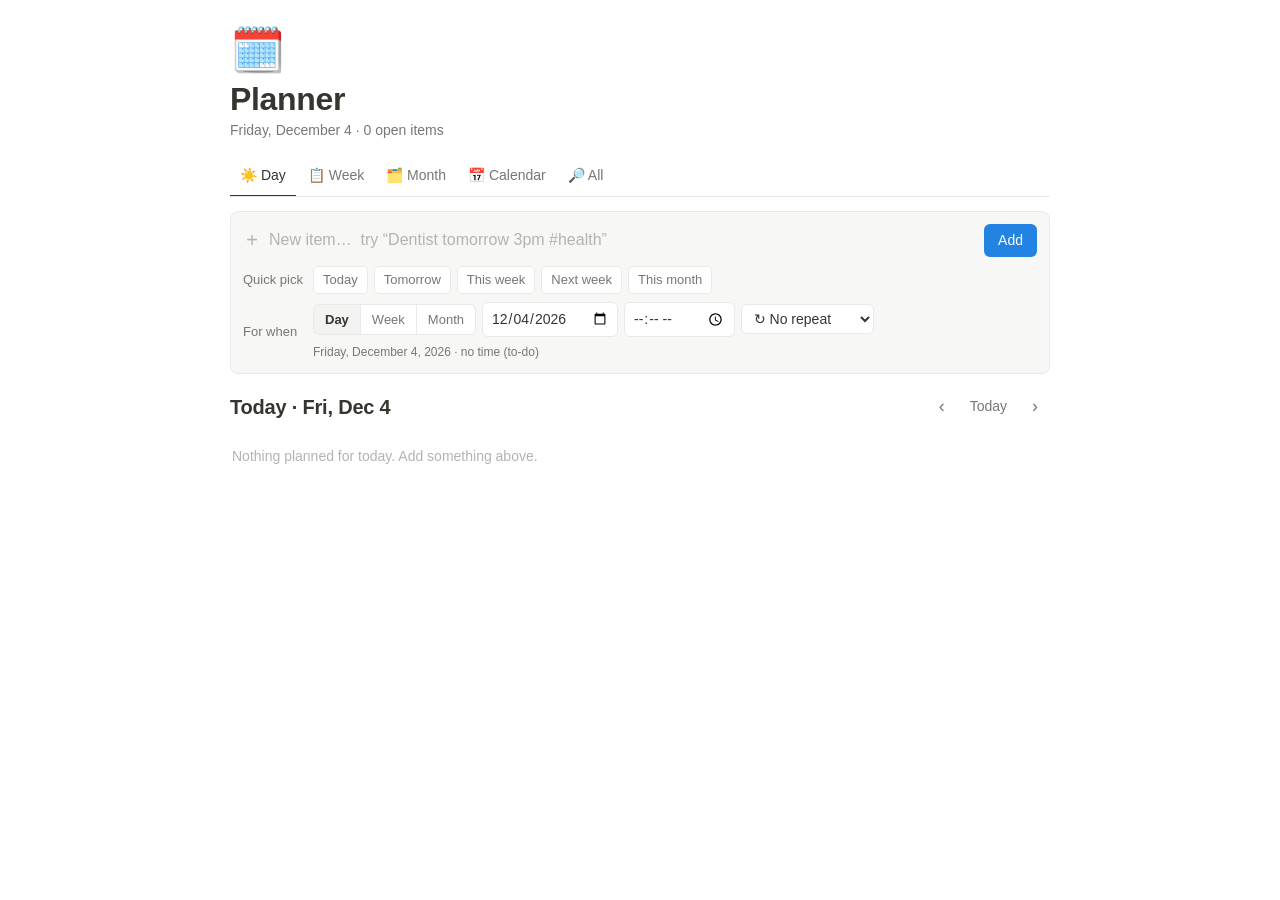
<file: planner.html>
<!DOCTYPE html>
<html lang="en">
<head>
<meta charset="utf-8">
<meta name="viewport" content="width=device-width, initial-scale=1, viewport-fit=cover">
<meta name="theme-color" content="#ffffff" media="(prefers-color-scheme: light)">
<meta name="theme-color" content="#191919" media="(prefers-color-scheme: dark)">
<meta name="apple-mobile-web-app-capable" content="yes">
<meta name="mobile-web-app-capable" content="yes">
<meta name="apple-mobile-web-app-title" content="Planner">
<link rel="apple-touch-icon" href="planner-icon-180.png">
<link rel="icon" href="planner-icon-180.png">
<link rel="manifest" href="planner.webmanifest">
<title>Planner</title>
<style>
:root{
  --bg:#fff; --ink:#37352f; --muted:#787774; --faint:#b4b3af; --line:#e9e9e7; --hover:rgba(55,53,47,.06); --soft:#f7f7f5;
  --blue:#2383e2; --blue-soft:#e7f3fc; --red:#d44c47; --on-blue:#fff; --pill-time:#e7f3fc; --pill-time-ink:#1a6fbf;
  --t0:#e3e2e0; --t1:#eee0da; --t2:#fadec9; --t3:#fdecc8; --t4:#dbeddb; --t5:#d3e5ef; --t6:#e8deee; --t7:#f5e0e9; --t8:#ffe2dd;
  --tag-ink:#37352f; --star:#cb912f;
}
@media (prefers-color-scheme:dark){:root{
  --bg:#191919; --ink:#e3e3e1; --muted:#9b9b9b; --faint:#5f5f5f; --line:#2f2f2f; --hover:rgba(255,255,255,.06); --soft:#202020;
  --blue:#4a9eea; --blue-soft:#1d3247; --red:#ee6d66; --on-blue:#fff; --pill-time:#1d3247; --pill-time-ink:#7cbcf5;
  --t0:#373737; --t1:#4a3228; --t2:#5c3b23; --t3:#564328; --t4:#2b4632; --t5:#28456c; --t6:#492f64; --t7:#69314c; --t8:#6e3630;
  --tag-ink:#ecebe9; --star:#e0a93f;
}}
*{box-sizing:border-box}
html,body{margin:0}
body{background:var(--bg);color:var(--ink);font:16px/1.5 ui-sans-serif,-apple-system,BlinkMacSystemFont,"Segoe UI",Helvetica,Arial,sans-serif;
  padding:0 0 calc(56px + env(safe-area-inset-bottom));-webkit-font-smoothing:antialiased}
button,input,select,textarea{font:inherit;color:inherit}
button{cursor:pointer;border:0;background:none;padding:0}
.wrap{max-width:860px;margin:0 auto;padding:0 20px}
.wrap.wide{max-width:1240px}
input:focus-visible,select:focus-visible,textarea:focus-visible,button:focus-visible{outline:2px solid var(--blue);outline-offset:1px}

/* page head */
.pagehead{padding:28px 0 6px}
.pagehead .ico{font-size:44px;line-height:1}
.pagehead h1{font-size:32px;line-height:1.2;margin:8px 0 2px;font-weight:700;letter-spacing:-.01em}
.pagehead p{margin:0;color:var(--muted);font-size:14px}

/* view tabs */
.bar{position:sticky;top:0;z-index:5;background:var(--bg);border-bottom:1px solid var(--line);margin-top:10px}
.tabs{display:flex;gap:2px;overflow-x:auto;scrollbar-width:none}
.tabs::-webkit-scrollbar{display:none}
.tabs button{padding:8px 10px 9px;font-size:14px;font-weight:500;color:var(--muted);white-space:nowrap;border-bottom:2px solid transparent;margin-bottom:-1px;border-radius:4px 4px 0 0}
.tabs button:hover{background:var(--hover)}
.tabs button.on{color:var(--ink);border-bottom-color:var(--ink)}
#tagbar{display:flex;gap:6px;flex-wrap:wrap;align-items:center;padding:10px 0 0;font-size:13px;color:var(--muted)}
#tagbar:empty{display:none}
#tagbar button{opacity:.55}
#tagbar button.on,#tagbar button:hover{opacity:1}
#tagbar button.on .tag,#tagbar button.on.alltag{box-shadow:0 0 0 1.5px var(--ink)}
.alltag{padding:1px 8px;border-radius:4px;background:var(--hover);color:var(--ink);font-size:12px}

/* pills */
.tag{display:inline-block;padding:1px 7px;border-radius:4px;font-size:12px;line-height:1.5;color:var(--tag-ink);white-space:nowrap}
.c0{background:var(--t0)}.c1{background:var(--t1)}.c2{background:var(--t2)}.c3{background:var(--t3)}.c4{background:var(--t4)}
.c5{background:var(--t5)}.c6{background:var(--t6)}.c7{background:var(--t7)}.c8{background:var(--t8)}
.pill{display:inline-block;padding:1px 7px;border-radius:4px;font-size:12px;line-height:1.5;white-space:nowrap;background:var(--hover);color:var(--muted)}
.pill.time{background:var(--pill-time);color:var(--pill-time-ink);font-weight:500}
.pill.late{background:none;color:var(--red);padding-left:0;padding-right:0;font-weight:500}
.pill.plain{background:none;padding-left:0;padding-right:0}

/* new item */
#addForm{margin:14px 0 4px;border:1px solid var(--line);border-radius:8px;padding:10px 12px 12px;background:var(--soft)}
.newrow{display:flex;align-items:center;gap:8px}
.newrow .plus{color:var(--faint);font-size:20px;line-height:1;width:18px;text-align:center}
#addText{flex:1;min-width:0;border:0;background:none;padding:6px 0;font-size:16px;outline:none}
#addText::placeholder,.field::placeholder,textarea::placeholder{color:var(--faint)}
#smart{font-size:13px;margin:2px 0 4px 26px;color:var(--muted);display:none}
#smart button{text-decoration:underline;margin-left:8px;font-size:13px;color:var(--faint)}
.props{display:flex;gap:6px;align-items:center;flex-wrap:wrap;margin-top:8px}
.props .lbl{font-size:13px;color:var(--muted);width:64px;flex:none}
.chip{padding:3px 9px;border-radius:5px;border:1px solid var(--line);font-size:13px;color:var(--muted);background:var(--bg)}
.chip:hover{background:var(--hover);color:var(--ink)}
.seg{display:inline-flex;border:1px solid var(--line);border-radius:6px;overflow:hidden;background:var(--bg)}
.seg button{padding:5px 11px;font-size:13px;color:var(--muted)}
.seg button+button{border-left:1px solid var(--line)}
.seg button.on{background:var(--hover);color:var(--ink);font-weight:600}
.field{padding:5px 8px;border:1px solid var(--line);border-radius:6px;background:var(--bg);font-size:14px;min-width:0}
.when{display:flex;gap:6px;align-items:center;flex-wrap:wrap;flex:1;min-width:0}
.when .whenlabel{font-size:12px;color:var(--muted);flex:1 1 100%}
.primary{background:var(--blue);color:var(--on-blue);font-weight:500;font-size:14px;padding:6px 14px;border-radius:6px}
.primary:hover{filter:brightness(.94)}
.ghost{padding:5px 12px;border-radius:6px;border:1px solid var(--line);font-size:14px}
.ghost:hover{background:var(--hover)}
.danger{color:var(--red)}

/* nav */
.nav{display:flex;align-items:center;gap:4px;margin:18px 0 6px}
.nav h2{font-size:20px;margin:0;flex:1;font-weight:700;letter-spacing:-.01em}
.nav button{min-width:30px;height:30px;border-radius:5px;font-size:18px;color:var(--muted)}
.nav button:hover{background:var(--hover);color:var(--ink)}
.nav .today{padding:0 9px;font-size:14px}
.progress{height:3px;border-radius:3px;background:var(--line);overflow:hidden;margin:2px 0 4px}
.progress i{display:block;height:100%;background:var(--blue)}
.summary{font-size:12px;color:var(--muted)}

/* sections + rows */
.sec{margin:18px 0 2px;padding:4px 0;font-size:13px;font-weight:600;color:var(--muted);display:flex;align-items:center;gap:6px;border-bottom:1px solid var(--line)}
.sec.warn{color:var(--red)}
.sec .n{font-weight:400;color:var(--faint)}
.sec button{margin-left:auto;font-size:12px;font-weight:500;color:var(--blue)}
.sec.daylink{cursor:pointer}
.sec.daylink:hover{color:var(--ink)}
.sec.isToday{color:var(--blue)}
ul.items{list-style:none;margin:0;padding:0}
.item{display:flex;align-items:flex-start;gap:2px;padding:1px 0;border-radius:5px}
.item:hover{background:var(--hover)}
.check{flex:none;width:34px;height:36px;display:grid;place-items:center}
.check i{width:17px;height:17px;border-radius:3px;border:1.5px solid var(--muted);display:grid;place-items:center;font-style:normal;font-size:12px;font-weight:700;color:transparent}
.done .check i{background:var(--blue);border-color:var(--blue);color:var(--on-blue)}
.body{flex:1;min-width:0;padding:6px 0;cursor:pointer}
.txt{display:block;overflow-wrap:anywhere;line-height:1.5}
.done .txt{text-decoration:line-through;color:var(--muted)}
.meta{display:flex;gap:5px;flex-wrap:wrap;align-items:center;margin-top:2px}
.done .meta{opacity:.6}
.icon{flex:none;width:30px;height:36px;border-radius:5px;color:var(--faint);font-size:15px}
.icon:hover{color:var(--ink)}
.icon.star.on{color:var(--star)}
@media (hover:hover){.item .icon:not(.on){opacity:0}.item:hover .icon,.item .icon:focus-visible{opacity:1}}
.empty{color:var(--faint);padding:18px 2px;font-size:14px}
.none{color:var(--faint);font-size:13px;padding:6px 8px}

/* week board (wide screens) */
@media (min-width:1000px){
  .board{display:grid;grid-template-columns:repeat(7,minmax(0,1fr));gap:10px;align-items:start;margin-top:8px}
  .board .sec{margin-top:8px}
  .board .item{background:var(--bg);border:1px solid var(--line);border-radius:6px;margin-top:6px;box-shadow:0 1px 2px rgba(15,15,15,.05)}
  .board .item:hover{background:var(--soft)}
  .board .icon{display:none}
  .board .check{width:30px}
}

/* calendar */
.cal{display:grid;grid-template-columns:repeat(7,minmax(0,1fr));margin-top:6px;border-top:1px solid var(--line);border-left:1px solid var(--line)}
.cal .dow{font-size:12px;color:var(--muted);text-align:right;padding:4px 6px;border-right:1px solid var(--line);border-bottom:1px solid var(--line)}
.cal button.day{min-height:58px;width:100%;border-right:1px solid var(--line);border-bottom:1px solid var(--line);
  display:flex;flex-direction:column;align-items:flex-end;gap:3px;padding:4px;font-size:13px;text-align:left;overflow:hidden}
.cal .day:hover{background:var(--hover)}
.cal .day.out{color:var(--faint);background:var(--soft)}
.cal .day.sel{background:var(--blue-soft)}
.cal .num{min-width:22px;height:22px;border-radius:50%;display:grid;place-items:center;padding:0 3px}
.cal .today .num{background:var(--red);color:#fff;font-weight:600}
.dots{display:flex;gap:3px;align-items:center;align-self:center;height:8px}
.dots i{width:6px;height:6px;border-radius:50%;background:var(--blue)}
.dots i.d{background:var(--faint)}
.dots i.l{background:var(--red)}
.dots span{font-size:10px;line-height:1;color:var(--muted)}
.evs{display:none;flex-direction:column;gap:2px;width:100%}
.ev{display:block;font-size:11px;line-height:1.5;padding:0 5px;border-radius:3px;background:var(--bg);border:1px solid var(--line);white-space:nowrap;overflow:hidden;text-overflow:ellipsis}
.ev.d{text-decoration:line-through;color:var(--faint)}
.ev.more{border:0;background:none;color:var(--muted)}
@media (min-width:700px){.cal button.day{min-height:104px}.dots{display:none}.evs{display:flex}}

/* all view */
.tools{display:flex;gap:8px;flex-wrap:wrap;margin-top:14px}
.tools .field{flex:1 1 180px;padding:6px 10px}
.backup{display:flex;gap:8px;margin-top:28px;flex-wrap:wrap}

/* page dialog */
dialog{border:1px solid var(--line);border-radius:10px;background:var(--bg);color:var(--ink);padding:22px;width:min(520px,calc(100vw - 24px));box-shadow:0 12px 40px rgba(0,0,0,.2)}
dialog::backdrop{background:rgba(15,15,15,.5)}
#editText{width:100%;border:0;background:none;font-size:24px;font-weight:700;padding:0 0 8px;outline:none}
dialog .props{margin-top:10px}
dialog textarea{width:100%;min-height:96px;margin-top:14px;border:0;border-top:1px solid var(--line);background:none;padding:12px 0 0;resize:vertical;outline:none;font-size:15px}
.actions{display:flex;gap:8px;margin-top:14px;align-items:center}
.actions .sp{flex:1}
#toast{position:fixed;left:50%;bottom:calc(16px + env(safe-area-inset-bottom));transform:translateX(-50%);background:#2f2f2f;color:#fff;
  padding:8px 14px;border-radius:8px;display:none;gap:12px;align-items:center;font-size:14px;z-index:20;max-width:calc(100vw - 24px);box-shadow:0 4px 16px rgba(0,0,0,.25)}
#toast button{color:#7cbcf5;font-weight:600}
@media (max-width:520px){.pagehead{padding-top:18px}.pagehead .ico{font-size:36px}.pagehead h1{font-size:28px}.wrap{padding:0 14px}.props .lbl{width:100%}}
</style>
</head>
<body>
<div class="wrap" id="wrap">
  <div class="pagehead">
    <div class="ico">🗓️</div>
    <h1>Planner</h1>
    <p id="todayLabel"></p>
  </div>

  <div class="bar">
    <nav class="tabs" id="tabs">
      <button data-view="day">☀️ Day</button>
      <button data-view="week">📋 Week</button>
      <button data-view="month">🗂️ Month</button>
      <button data-view="calendar">📅 Calendar</button>
      <button data-view="all">🔎 All</button>
    </nav>
  </div>
  <div id="tagbar"></div>

  <form id="addForm" autocomplete="off">
    <div class="newrow"><span class="plus">+</span>
      <input id="addText" placeholder="New item…  try “Dentist tomorrow 3pm #health”" aria-label="New item" enterkeyhint="done">
      <button class="primary">Add</button></div>
    <div id="smart"></div>
    <div class="props"><span class="lbl">Quick pick</span>
      <span id="quick" style="display:contents">
        <button type="button" class="chip" data-q="today">Today</button>
        <button type="button" class="chip" data-q="tomorrow">Tomorrow</button>
        <button type="button" class="chip" data-q="week">This week</button>
        <button type="button" class="chip" data-q="nextweek">Next week</button>
        <button type="button" class="chip" data-q="month">This month</button>
      </span></div>
    <div class="props"><span class="lbl">For when</span><div class="when" id="addWhen"></div></div>
  </form>

  <main id="view"></main>
</div>

<dialog id="editDlg">
  <form method="dialog" id="editForm">
    <input id="editText" aria-label="Title" placeholder="Untitled">
    <div class="props"><span class="lbl">For when</span><div class="when" id="editWhen"></div></div>
    <div class="props"><span class="lbl">Tags</span><input class="field" id="editTags" style="flex:1" placeholder="work, health" aria-label="Tags, separated by commas"></div>
    <textarea id="editNote" placeholder="Notes…" aria-label="Notes"></textarea>
    <div class="actions">
      <button type="button" class="ghost danger" id="editDelete">Delete</button><span class="sp"></span>
      <button type="button" class="ghost" id="editCancel">Cancel</button>
      <button class="primary" value="save">Save</button>
    </div>
  </form>
</dialog>
<div id="toast"><span></span><button type="button">Undo</button></div>

<script>
'use strict';
/* ---------- dates ---------- */
const pad = n => String(n).padStart(2, '0');
const ymd = d => d.getFullYear() + '-' + pad(d.getMonth() + 1) + '-' + pad(d.getDate());
const parse = s => { const [y, m, d] = s.split('-').map(Number); return new Date(y, m - 1, d || 1); };
const addDays = (s, n) => { const d = parse(s); d.setDate(d.getDate() + n); return ymd(d); };
const addMonths = (s, n) => { const d = parse(s); const day = d.getDate(); d.setDate(1); d.setMonth(d.getMonth() + n);
  d.setDate(Math.min(day, new Date(d.getFullYear(), d.getMonth() + 1, 0).getDate())); return ymd(d); };
const weekStart = s => { const d = parse(s); return addDays(s, -((d.getDay() + 6) % 7)); };   // Monday
const monthStart = s => s.slice(0, 7) + '-01';
const today = () => ymd(new Date());
const fmt = (s, o) => parse(s).toLocaleDateString('en-US', o);
const fmtDay = s => fmt(s, { weekday: 'short', month: 'short', day: 'numeric' });
const fmtWeek = s => { const e = addDays(s, 6);
  return fmt(s, { month: 'short', day: 'numeric' }) + ' – ' + fmt(e, s.slice(0, 7) === e.slice(0, 7) ? { day: 'numeric' } : { month: 'short', day: 'numeric' }); };
const fmtMonth = s => fmt(s, { month: 'long', year: 'numeric' });
const fmtTime = t => { if (!t) return ''; let [h, m] = t.split(':').map(Number); const ap = h < 12 ? 'AM' : 'PM'; h = h % 12 || 12; return h + ':' + pad(m) + ' ' + ap; };
const MONTHS = ['January','February','March','April','May','June','July','August','September','October','November','December'];
const esc = s => String(s).replace(/[&<>"']/g, c => ({ '&': '&amp;', '<': '&lt;', '>': '&gt;', '"': '&quot;', "'": '&#39;' }[c]));

/* ---------- storage ---------- */
/* item: {id, text, scope:'day'|'week'|'month', date, time, repeat:''|'daily'|'weekly'|'monthly', tags:[], note, star, done, created}
   date = the day itself, the Monday of the week, or the 1st of the month */
const KEY = 'planner.v1';
const normDate = (scope, d) => scope === 'week' ? weekStart(d) : scope === 'month' ? monthStart(d) : d;
const REPEATS = { day: ['daily', 'weekly', 'monthly'], week: ['weekly', 'monthly'], month: ['monthly'] };
const REPEAT_LABEL = { daily: 'Every day', weekly: 'Every week', monthly: 'Every month' };
const fixRepeat = (scope, r) => !r ? '' : REPEATS[scope].includes(r) ? r : REPEATS[scope][0];
const cleanTags = a => Array.from(new Set((Array.isArray(a) ? a : []).map(t => String(t).trim().replace(/^#/, '').toLowerCase()).filter(Boolean))).slice(0, 8);
function normalize(i) {   // accepts items from older versions and from backups
  if (!i || typeof i.text !== 'string' || !/^\d{4}-\d{2}-\d{2}$/.test(i.date) || !['day', 'week', 'month'].includes(i.scope)) return null;
  return { id: String(i.id), text: i.text, scope: i.scope, date: normDate(i.scope, i.date), time: i.scope === 'day' && /^\d{2}:\d{2}$/.test(i.time) ? i.time : '',
    repeat: fixRepeat(i.scope, REPEAT_LABEL[i.repeat] ? i.repeat : ''), tags: cleanTags(i.tags), note: typeof i.note === 'string' ? i.note : '',
    star: !!i.star, done: !!i.done, spawned: !!i.spawned, created: +i.created || Date.now() };
}
let items = [];
try { items = (JSON.parse(localStorage.getItem(KEY)) || []).map(normalize).filter(Boolean); } catch (e) { items = []; }
const save = () => { try { localStorage.setItem(KEY, JSON.stringify(items)); } catch (e) {} };
const newId = () => Date.now().toString(36) + Math.random().toString(36).slice(2, 6);

const endOf = it => it.scope === 'week' ? addDays(it.date, 6) : it.scope === 'month' ? addDays(addMonths(it.date, 1), -1) : it.date;
const isLate = it => !it.done && endOf(it) < today();
const whenLabel = it => it.scope === 'week' ? 'Week of ' + fmtWeek(it.date) : it.scope === 'month' ? fmtMonth(it.date) : fmtDay(it.date);
function nextDate(it) {   // next occurrence of a repeating item, never in the past
  const step = d => it.scope === 'month' ? addMonths(d, 1) : it.scope === 'week' ? addDays(d, it.repeat === 'monthly' ? 28 : 7)
    : it.repeat === 'daily' ? addDays(d, 1) : it.repeat === 'weekly' ? addDays(d, 7) : addMonths(d, 1);
  let d = step(it.date);
  while (endOf({ scope: it.scope, date: d }) < today()) d = step(d);
  return d;
}

// automatic ordering: open first, timed by clock, then starred, then oldest first
const order = (a, b) => (a.done - b.done) || ((a.time ? 0 : 1) - (b.time ? 0 : 1)) || a.time.localeCompare(b.time)
  || (b.star - a.star) || (a.created - b.created);
const byDate = (a, b) => a.date.localeCompare(b.date) || order(a, b);

/* ---------- state ---------- */
let view = 'day', cursor = today(), filter = 'open', query = '', tagFilter = '';
const addState = { scope: 'day', date: today(), time: '', repeat: '' };
let editState = null, editId = null, smartOff = false;
const $ = id => document.getElementById(id);
const shown = () => tagFilter ? items.filter(i => i.tags.includes(tagFilter)) : items;   // everything respects the tag filter
const dayItems = d => shown().filter(i => i.scope === 'day' && i.date === d).sort(order);
const weekItems = d => shown().filter(i => i.scope === 'week' && i.date === weekStart(d)).sort(order);
const monthItems = d => shown().filter(i => i.scope === 'month' && i.date === monthStart(d)).sort(order);
const tagColor = t => { let h = 0; for (const c of t) h = (h * 31 + c.charCodeAt(0)) % 997; return 'c' + (h % 9); };
const tagPill = t => `<span class="tag ${tagColor(t)}">${esc(t)}</span>`;

/* ---------- "for when" controls (shared by the add form and the edit dialog) ---------- */
function drawWhen(box, st) {
  st.repeat = fixRepeat(st.scope, st.repeat);
  const seg = ['day', 'week', 'month'].map(s => `<button type="button" data-scope="${s}" class="${st.scope === s ? 'on' : ''}">${s[0].toUpperCase() + s.slice(1)}</button>`).join('');
  let ctl;
  if (st.scope === 'month') {
    const d = parse(st.date), y0 = Math.min(d.getFullYear(), new Date().getFullYear() - 1);
    ctl = `<select class="field" data-f="m" aria-label="Month">${MONTHS.map((m, i) => `<option value="${i}"${i === d.getMonth() ? ' selected' : ''}>${m}</option>`).join('')}</select>
      <select class="field" data-f="y" aria-label="Year">${Array.from({ length: 8 }, (_, i) => y0 + i).map(y => `<option${y === d.getFullYear() ? ' selected' : ''}>${y}</option>`).join('')}</select>`;
  } else {
    ctl = `<input class="field" type="date" data-f="date" value="${st.date}" aria-label="Date">`;
    if (st.scope === 'day') ctl += `<input class="field" type="time" data-f="time" value="${st.time}" aria-label="Time (optional)" title="Time (optional)">`;
  }
  ctl += `<select class="field" data-f="repeat" aria-label="Repeat"><option value="">↻ No repeat</option>${REPEATS[st.scope].map(r => `<option value="${r}"${st.repeat === r ? ' selected' : ''}>↻ ${REPEAT_LABEL[r]}</option>`).join('')}</select>`;
  const label = st.scope === 'day' ? fmt(st.date, { weekday: 'long', month: 'long', day: 'numeric', year: 'numeric' }) + (st.time ? ' at ' + fmtTime(st.time) : ' · no time (to-do)')
    : st.scope === 'week' ? 'Any time in the week of ' + fmtWeek(weekStart(st.date)) : 'Any time in ' + fmtMonth(st.date);
  box.innerHTML = `<div class="seg">${seg}</div>${ctl}<div class="whenlabel">${label}</div>`;
}
function bindWhen(box, getSt) {
  box.addEventListener('click', e => { const b = e.target.closest('[data-scope]'); if (!b) return; getSt().scope = b.dataset.scope; drawWhen(box, getSt()); });
  box.addEventListener('change', e => {
    const f = e.target.dataset.f, st = getSt(); if (!f) return;
    if (f === 'date' && e.target.value) st.date = e.target.value;
    if (f === 'time') st.time = e.target.value;
    if (f === 'repeat') st.repeat = e.target.value;
    if (f === 'm' || f === 'y') st.date = box.querySelector('[data-f=y]').value + '-' + pad(+box.querySelector('[data-f=m]').value + 1) + '-01';
    drawWhen(box, st);
  });
}
bindWhen($('addWhen'), () => addState);
bindWhen($('editWhen'), () => editState);

/* ---------- smart text: "dentist tomorrow 3pm #health", "gym every monday", "report next week" ---------- */
const DAYS = ['sunday','monday','tuesday','wednesday','thursday','friday','saturday'];
function smart(text) {
  const out = { tags: [] }; let t = text, m; const now = today();
  const cut = re => { const r = t.match(re); if (r) t = t.replace(re, ' '); return r; };
  t = t.replace(/(^|\s)#([\p{L}\d_-]+)/gu, (_, sp, tag) => { out.tags.push(tag); return sp; });
  if ((m = cut(/\b(?:at\s+)?(\d{1,2})(?::([0-5]\d))?\s*(am|pm)\b/i))) {
    let h = +m[1] % 12; if (/pm/i.test(m[3])) h += 12; if (+m[1] >= 1 && +m[1] <= 12) out.time = pad(h) + ':' + (m[2] || '00');
  } else if ((m = cut(/\b(?:at\s+)?([01]?\d|2[0-3]):([0-5]\d)\b/))) out.time = pad(+m[1]) + ':' + m[2];
  const dayRe = DAYS.join('|');
  if ((m = cut(new RegExp('\\bevery\\s+(' + dayRe + ')\\b', 'i')))) {
    out.repeat = 'weekly'; out.scope = 'day'; out.date = addDays(now, (DAYS.indexOf(m[1].toLowerCase()) - parse(now).getDay() + 7) % 7);
  } else if ((m = cut(/\b(?:every\s+(day|week|month)|(daily|weekly|monthly))\b/i))) {
    out.repeat = m[2] ? m[2].toLowerCase() : { day: 'daily', week: 'weekly', month: 'monthly' }[m[1].toLowerCase()];
  }
  if (!out.scope) {
    if ((m = cut(/\b(this|next)\s+(week|month)\b/i))) {
      const nx = /next/i.test(m[1]); out.scope = m[2].toLowerCase();
      out.date = out.scope === 'week' ? addDays(weekStart(now), nx ? 7 : 0) : addMonths(monthStart(now), nx ? 1 : 0);
    } else if ((m = cut(/\b(today|tonight|tomorrow)\b/i))) { out.scope = 'day'; out.date = /tomorrow/i.test(m[1]) ? addDays(now, 1) : now; }
    else if ((m = cut(new RegExp('\\b(?:on\\s+)?(next\\s+)?(' + dayRe + ')\\b', 'i')))) {
      let diff = (DAYS.indexOf(m[2].toLowerCase()) - parse(now).getDay() + 7) % 7; if (m[1] && diff === 0) diff = 7;
      out.scope = 'day'; out.date = addDays(now, diff);
    }
  }
  if (out.time && !out.scope) { out.scope = 'day'; out.date = addState.scope === 'day' ? addState.date : now; }
  if (out.scope && out.scope !== 'day') delete out.time;
  out.tags = cleanTags(out.tags);
  if (!out.scope && !out.repeat && !out.tags.length) return null;
  out.text = t.replace(/\s+/g, ' ').replace(/\s+(on|at|by)$/i, '').trim();
  return out.text ? out : null;
}
function drawSmart() {
  const s = smartOff ? null : smart($('addText').value), box = $('smart');
  box.style.display = s ? 'block' : 'none';
  if (s) {
    const bits = [];
    if (s.scope) bits.push('<span class="pill time">' + esc(whenLabel(s)) + (s.time ? ' at ' + fmtTime(s.time) : '') + '</span>');
    if (s.repeat) bits.push('<span class="pill">↻ ' + REPEAT_LABEL[fixRepeat(s.scope || addState.scope, s.repeat)] + '</span>');
    box.innerHTML = '✨ ' + bits.concat(s.tags.map(tagPill)).join(' ') + '<button type="button" id="smartIgnore">ignore</button>';
  }
  return s;
}
$('addText').addEventListener('input', drawSmart);
$('smart').addEventListener('click', e => { if (e.target.id === 'smartIgnore') { smartOff = true; drawSmart(); } });

/* ---------- add ---------- */
$('quick').addEventListener('click', e => {
  const q = e.target.dataset.q; if (!q) return; const n = today();
  Object.assign(addState, { today: { scope: 'day', date: n }, tomorrow: { scope: 'day', date: addDays(n, 1) }, week: { scope: 'week', date: n },
    nextweek: { scope: 'week', date: addDays(n, 7) }, month: { scope: 'month', date: n } }[q]);
  drawWhen($('addWhen'), addState); $('addText').focus();
});
$('addForm').addEventListener('submit', e => {
  e.preventDefault();
  let text = $('addText').value.trim(); if (!text) { $('addText').focus(); return; }
  const st = Object.assign({}, addState), s = smartOff ? null : smart(text); let tags = tagFilter ? [tagFilter] : [];
  if (s) { text = s.text; tags = tags.concat(s.tags); if (s.scope) { st.scope = s.scope; st.date = s.date; } if (s.time) st.time = s.time; if (s.repeat) st.repeat = s.repeat; }
  const it = { id: newId(), text, scope: st.scope, date: normDate(st.scope, st.date), time: st.scope === 'day' ? st.time : '',
    repeat: fixRepeat(st.scope, st.repeat), tags: cleanTags(tags), note: '', star: false, done: false, spawned: false, created: Date.now() };
  items.push(it); save();
  $('addText').value = ''; addState.time = ''; addState.repeat = ''; smartOff = false; drawSmart(); drawWhen($('addWhen'), addState);
  if (view !== 'all') { cursor = it.date; if ((view === 'calendar' || view === 'day') && it.scope !== 'day') view = it.scope; }
  render(); toast('Added to ' + whenLabel(it) + (it.time ? ' at ' + fmtTime(it.time) : ''));
  $('addText').focus();
});

/* ---------- rendering ---------- */
function row(it, showWhen) {
  const bits = [];
  if (it.time) bits.push('<span class="pill time">' + fmtTime(it.time) + '</span>');
  if (showWhen) bits.push('<span class="pill plain">' + esc(whenLabel(it)) + '</span>');
  if (isLate(it)) bits.push('<span class="pill late">Overdue</span>');
  if (it.repeat) bits.push('<span class="pill">↻ ' + REPEAT_LABEL[it.repeat] + '</span>');
  it.tags.forEach(t => bits.push(tagPill(t)));
  if (it.note) bits.push('<span class="pill plain" title="Has notes">≡ Notes</span>');
  return `<li class="item${it.done ? ' done' : ''}" data-id="${it.id}">
    <button class="check" data-act="toggle" aria-label="${it.done ? 'Mark not done' : 'Mark done'}"><i>✓</i></button>
    <div class="body" data-act="edit"><span class="txt">${esc(it.text)}</span>${bits.length ? '<span class="meta">' + bits.join('') + '</span>' : ''}</div>
    <button class="icon star${it.star ? ' on' : ''}" data-act="star" aria-label="Important">${it.star ? '★' : '☆'}</button>
    <button class="icon" data-act="del" aria-label="Delete">✕</button></li>`;
}
const list = (arr, showWhen) => '<ul class="items">' + arr.map(i => row(i, showWhen)).join('') + '</ul>';
const head = (title, arr, opt = {}) => `<div class="sec ${opt.cls || ''}"${opt.day ? ` data-day="${opt.day}"` : ''}>${title} <span class="n">${arr.filter(i => !i.done).length || (arr.length ? '✓' : '')}</span>${opt.btn || ''}</div>`;
const sec = (title, arr, opt = {}) => !arr.length ? '' : head(title, arr, opt) + list(arr, opt.showWhen);
const empty = msg => `<div class="empty">${msg}</div>`;
function summary(arr) {
  if (!arr.length) return '';
  const d = arr.filter(i => i.done).length;
  return `<div class="progress"><i style="width:${Math.round(d / arr.length * 100)}%"></i></div><div class="summary">${d} of ${arr.length} done</div>`;
}
const nav = title => `<div class="nav"><h2>${title}</h2><button data-nav="-1" aria-label="Previous">‹</button>
  <button class="today" data-nav="0">Today</button><button data-nav="1" aria-label="Next">›</button></div>`;
const overdue = () => shown().filter(isLate).sort(byDate);
const ROLL = '<button data-act="rollover">Move all to today</button>';

function renderDay() {
  const its = dayItems(cursor), isT = cursor === today(), late = isT ? overdue() : [];
  const title = (isT ? 'Today · ' : cursor === addDays(today(), 1) ? 'Tomorrow · ' : '') + fmtDay(cursor);
  return nav(title) + summary(its)
    + sec('Overdue', late, { cls: 'warn', showWhen: true, btn: ROLL })
    + sec('Schedule', its.filter(i => i.time)) + sec('To-do', its.filter(i => !i.time))
    + (its.length || late.length ? '' : empty(isT ? 'Nothing planned for today. Add something above.' : 'Nothing planned for this day.'))
    + sec('Any time this week', weekItems(cursor)) + sec('Any time this month', monthItems(cursor));
}
function renderWeek() {
  const ws = weekStart(cursor), days = Array.from({ length: 7 }, (_, i) => addDays(ws, i));
  const all = shown().filter(i => (i.scope === 'day' && i.date >= ws && i.date <= days[6]) || (i.scope === 'week' && i.date === ws));
  let h = nav('Week of ' + fmtWeek(ws)) + summary(all) + sec('Any time this week', weekItems(ws)) + '<div class="board">';
  for (const d of days) {
    const its = dayItems(d);
    h += '<div>' + head(fmt(d, { weekday: 'short', month: 'short', day: 'numeric' }) + (d === today() ? ' · today' : ''), its, { day: d, cls: 'daylink' + (d === today() ? ' isToday' : '') })
      + (its.length ? list(its) : '<div class="none">—</div>') + '</div>';
  }
  return h + '</div>';
}
function renderMonth() {
  const ms = monthStart(cursor), me = addDays(addMonths(ms, 1), -1);
  const days = shown().filter(i => i.scope === 'day' && i.date >= ms && i.date <= me);
  const weeks = shown().filter(i => i.scope === 'week' && i.date <= me && addDays(i.date, 6) >= ms);
  const all = days.concat(weeks, monthItems(ms));
  let h = nav(fmtMonth(ms)) + summary(all) + sec('Any time this month', monthItems(ms));
  for (let w = weekStart(ms); w <= me; w = addDays(w, 7)) {
    const we = addDays(w, 6), inW = days.filter(i => i.date >= w && i.date <= we).sort(byDate).concat(weeks.filter(i => i.date === w).sort(order));
    h += sec('Week of ' + fmtWeek(w), inW, { showWhen: true });
  }
  return h + (all.length ? '' : empty('Nothing planned for this month.'));
}
function renderCalendar() {
  const ms = monthStart(cursor), m = ms.slice(0, 7), t = today();
  let h = nav(fmtMonth(ms)) + '<div class="cal">' + ['Mon','Tue','Wed','Thu','Fri','Sat','Sun'].map(d => `<div class="dow">${d}</div>`).join('');
  const last = weekStart(addDays(addMonths(ms, 1), -1));
  for (let d = weekStart(ms); d <= addDays(last, 6); d = addDays(d, 1)) {
    const its = dayItems(d), dots = its.slice(0, 3).map(i => `<i class="${i.done ? 'd' : isLate(i) ? 'l' : ''}"></i>`).join('');
    const evs = its.slice(0, 3).map(i => `<span class="ev${i.done ? ' d' : ''}">${i.time ? fmtTime(i.time).replace(':00', '').replace(' ', '').toLowerCase() + ' ' : ''}${esc(i.text)}</span>`).join('');
    h += `<button class="day${d.slice(0, 7) !== m ? ' out' : ''}${d === t ? ' today' : ''}${d === cursor ? ' sel' : ''}" data-day="${d}"
      aria-label="${fmtDay(d)}, ${its.length} item${its.length === 1 ? '' : 's'}"><span class="num">${parse(d).getDate()}</span>
      <span class="dots">${dots}${its.length > 3 ? '<span>+' + (its.length - 3) + '</span>' : ''}</span>
      <span class="evs">${evs}${its.length > 3 ? '<span class="ev more">+' + (its.length - 3) + ' more</span>' : ''}</span></button>`;
  }
  h += '</div>';
  const its = dayItems(cursor);
  h += head(fmt(cursor, { weekday: 'long', month: 'long', day: 'numeric' }), its) + (its.length ? list(its) : empty('Nothing on this day. Type above to add something for it.'));
  return h + sec('Any time this week', weekItems(cursor)) + sec('Any time this month', monthItems(cursor));
}
function renderAll() {
  const q = query.toLowerCase(), t = today();
  const pool = shown().filter(i => (filter === 'all' || (filter === 'done') === i.done)
    && (!q || (i.text + ' ' + i.note + ' ' + i.tags.join(' ')).toLowerCase().includes(q)));
  const open = pool.filter(i => !i.done), late = open.filter(isLate).sort(byDate), rest = open.filter(i => !isLate(i));
  let h = `<div class="tools"><input class="field" id="search" type="search" placeholder="Search titles, notes and tags…" aria-label="Search" value="${esc(query)}">
    <div class="seg" id="filter">${['open', 'done', 'all'].map(f => `<button data-filter="${f}" class="${filter === f ? 'on' : ''}">${f[0].toUpperCase() + f.slice(1)}</button>`).join('')}</div></div>`;
  h += sec('Overdue', late, { cls: 'warn', showWhen: true, btn: ROLL })
    + sec('Today', rest.filter(i => i.scope === 'day' && i.date === t).sort(order))
    + sec('Upcoming days', rest.filter(i => i.scope === 'day' && i.date > t).sort(byDate), { showWhen: true })
    + sec('Weekly', rest.filter(i => i.scope === 'week').sort(byDate), { showWhen: true })
    + sec('Monthly', rest.filter(i => i.scope === 'month').sort(byDate), { showWhen: true })
    + sec('Done', pool.filter(i => i.done).sort((a, b) => byDate(b, a)), { showWhen: true, btn: '<button data-act="cleardone">Clear done</button>' });
  if (!pool.length) h += empty(items.length ? 'Nothing matches.' : 'Your list is empty. Add your first item above.');
  return h + `<div class="backup"><button class="ghost" data-act="export">Export backup</button><button class="ghost" data-act="import">Import backup</button></div>`;
}
function render() {
  document.querySelectorAll('#tabs button').forEach(b => b.classList.toggle('on', b.dataset.view === view));
  $('wrap').classList.toggle('wide', view === 'week');
  const open = items.filter(i => !i.done).length;
  $('todayLabel').textContent = fmt(today(), { weekday: 'long', month: 'long', day: 'numeric' }) + ' · ' + open + ' open item' + (open === 1 ? '' : 's');
  const tags = Array.from(new Set(items.flatMap(i => i.tags))).sort();
  if (tagFilter && !tags.includes(tagFilter)) tagFilter = '';
  $('tagbar').innerHTML = !tags.length ? '' : 'Tags'
    + `<button class="alltag${tagFilter ? '' : ' on'}" data-tag="">All</button>` + tags.map(t => `<button data-tag="${esc(t)}" class="${tagFilter === t ? 'on' : ''}">${tagPill(t)}</button>`).join('');
  const focus = document.activeElement && document.activeElement.id === 'search', pos = focus ? document.activeElement.selectionStart : 0;
  $('view').innerHTML = { day: renderDay, week: renderWeek, month: renderMonth, calendar: renderCalendar, all: renderAll }[view]();
  if (focus) { const s = $('search'); s.focus(); try { s.setSelectionRange(pos, pos); } catch (e) {} }
}
// keep the "for when" picker following what you are looking at
function syncAdd() {
  if (view === 'all') return;
  addState.scope = view === 'week' ? 'week' : view === 'month' ? 'month' : 'day'; addState.date = cursor;
  drawWhen($('addWhen'), addState);
}

/* ---------- events ---------- */
$('tabs').addEventListener('click', e => { const v = e.target.dataset.view; if (!v) return; view = v; syncAdd(); render(); });
$('tagbar').addEventListener('click', e => { const b = e.target.closest('[data-tag]'); if (!b) return; tagFilter = b.dataset.tag; render(); });
let toastTimer;
function toast(msg, undo) {
  const t = $('toast'); t.firstElementChild.textContent = msg; t.lastElementChild.style.display = undo ? '' : 'none';
  t.lastElementChild.onclick = () => { undo(); t.style.display = 'none'; };
  t.style.display = 'flex'; clearTimeout(toastTimer); toastTimer = setTimeout(() => t.style.display = 'none', undo ? 6000 : 2500);
}
function restore(snapshot, msg) { toast(msg, () => { items = snapshot; save(); render(); }); }
const snapshot = () => items.map(i => Object.assign({}, i, { tags: i.tags.slice() }));
function toggle(it, snap) {
  it.done = !it.done;
  if (it.done && it.repeat && !it.spawned) {   // a repeating item makes its next occurrence when ticked off
    it.spawned = true;
    const next = Object.assign({}, it, { id: newId(), date: nextDate(it), done: false, spawned: false, tags: it.tags.slice(), created: Date.now() });
    items.push(next); restore(snap, 'Done. Next one: ' + whenLabel(next));
  }
}
function remove(it) { const snap = snapshot(); items = items.filter(i => i !== it); restore(snap, 'Deleted'); save(); render(); }

$('view').addEventListener('click', e => {
  const n = e.target.closest('[data-nav]');
  if (n) {
    const s = +n.dataset.nav;
    cursor = !s ? today() : view === 'day' ? addDays(cursor, s) : view === 'week' ? addDays(cursor, 7 * s) : addMonths(cursor, s);
    syncAdd(); return render();
  }
  const f = e.target.closest('[data-filter]'); if (f) { filter = f.dataset.filter; return render(); }
  const a = e.target.closest('[data-act]'), li = e.target.closest('.item'), it = li && items.find(i => i.id === li.dataset.id);
  if (a) {
    const act = a.dataset.act, snap = snapshot();
    if (act === 'toggle' && it) toggle(it, snap);
    else if (act === 'star' && it) it.star = !it.star;
    else if (act === 'del' && it) return remove(it);
    else if (act === 'edit' && it) return openEdit(it);
    else if (act === 'rollover') { let c = 0; shown().forEach(i => { if (isLate(i)) { i.date = normDate(i.scope, today()); c++; } }); restore(snap, 'Moved ' + c + ' to today'); }
    else if (act === 'cleardone') { const gone = shown().filter(i => i.done); items = items.filter(i => !gone.includes(i)); restore(snap, 'Cleared ' + gone.length + ' done'); }
    else if (act === 'export') return exportData();
    else if (act === 'import') return importData();
    save(); return render();
  }
  const d = e.target.closest('[data-day]');
  if (d) { cursor = d.dataset.day; if (view !== 'calendar') view = 'day'; syncAdd(); render(); }
});
$('view').addEventListener('input', e => { if (e.target.id === 'search') { query = e.target.value; render(); } });

function openEdit(it) {
  editId = it.id; editState = { scope: it.scope, date: it.date, time: it.time, repeat: it.repeat };
  $('editText').value = it.text; $('editTags').value = it.tags.join(', '); $('editNote').value = it.note;
  drawWhen($('editWhen'), editState); $('editDlg').showModal();
}
$('editCancel').addEventListener('click', () => $('editDlg').close());
$('editDelete').addEventListener('click', () => { const it = items.find(i => i.id === editId); $('editDlg').close(); if (it) remove(it); });
$('editForm').addEventListener('submit', () => {
  const it = items.find(i => i.id === editId), text = $('editText').value.trim(); if (!it || !text) return;
  const date = normDate(editState.scope, editState.date);
  if (date !== it.date || editState.repeat !== it.repeat) it.spawned = false;
  Object.assign(it, { text, scope: editState.scope, date, time: editState.scope === 'day' ? editState.time : '', repeat: fixRepeat(editState.scope, editState.repeat),
    tags: cleanTags($('editTags').value.split(/[,\s]+/)), note: $('editNote').value.trim() });
  save(); render();
});

function exportData() {
  const name = 'planner-backup-' + today() + '.json', json = JSON.stringify(items, null, 1);
  if (window.AndroidBridge) return AndroidBridge.saveBackup(name, json);
  const a = document.createElement('a');
  a.href = URL.createObjectURL(new Blob([json], { type: 'application/json' }));
  a.download = name; a.click(); setTimeout(() => URL.revokeObjectURL(a.href), 1000);
}
function importData() {
  const inp = document.createElement('input'); inp.type = 'file'; inp.accept = 'application/json,.json';
  inp.onchange = () => { const f = inp.files[0]; if (!f) return; f.text().then(txt => {
    let arr; try { arr = JSON.parse(txt); } catch (e) { return toast('That file is not a planner backup'); }
    if (!Array.isArray(arr)) return toast('That file is not a planner backup');
    const have = new Set(items.map(i => i.id)), snap = snapshot();
    const good = arr.map(normalize).filter(i => i && !have.has(i.id));
    items = items.concat(good); save(); render(); restore(snap, 'Imported ' + good.length + ' item' + (good.length === 1 ? '' : 's'));
  }); };
  inp.click();
}

// "/" or "n" jumps to the new-item box
document.addEventListener('keydown', e => {
  if ((e.key === '/' || e.key === 'n') && !e.ctrlKey && !e.metaKey && !e.altKey && !/INPUT|TEXTAREA|SELECT/.test(document.activeElement.tagName) && !$('editDlg').open) {
    e.preventDefault(); $('addText').focus();
  }
});
// refresh when the date changes while the app is open
let lastDay = today();
setInterval(() => { if (today() !== lastDay) { lastDay = today(); render(); } }, 60000);
document.addEventListener('visibilitychange', () => { if (!document.hidden && !$('editDlg').open && document.activeElement.id !== 'search') render(); });

drawWhen($('addWhen'), addState);
render();
if ('serviceWorker' in navigator && location.protocol.startsWith('http')) navigator.serviceWorker.register('planner-sw.js').catch(() => {});
</script>
</body>
</html>
</file>
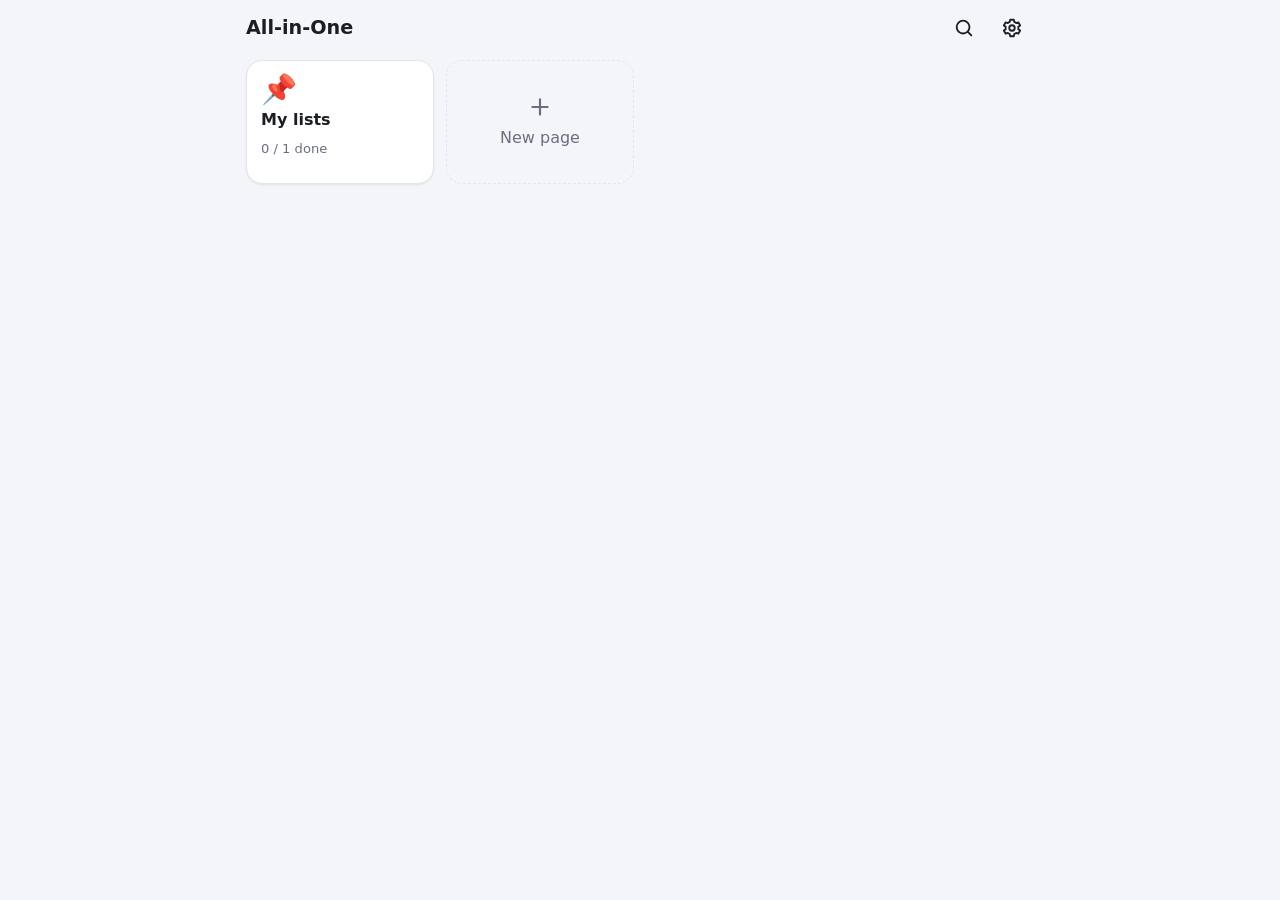
<file: all-in-one/all-in-one.html>
<!DOCTYPE html>
<html lang="en">
<head>
<meta charset="utf-8">
<meta name="viewport" content="width=device-width, initial-scale=1, viewport-fit=cover">
<meta name="theme-color" content="#3b5bdb">
<title>All-in-One</title>
<style>
:root {
  --bg: #f4f5f8; --card: #ffffff; --text: #1b1e24; --muted: #687080; --line: #e3e6ec;
  --accent: #3b5bdb; --accent-soft: #e7ecff; --on-accent: #ffffff;
  --good: #2b8a3e; --good-soft: #e3f6e7; --warn: #b7791f; --warn-soft: #fdf2d8;
  --danger: #c92a2a; --note: #fff7d6; --shadow: 0 1px 2px rgba(20, 25, 40, .08);
}
:root[data-theme="dark"] {
  --bg: #101318; --card: #1a1f27; --text: #e7e9ee; --muted: #98a1b2; --line: #2b323d;
  --accent: #8ea4ff; --accent-soft: #232c4d; --on-accent: #10142a;
  --good: #69db7c; --good-soft: #1c3323; --warn: #ffd43b; --warn-soft: #3a3115;
  --danger: #ff8787; --note: #33301c; --shadow: none;
}
@media (prefers-color-scheme: dark) {
  :root:not([data-theme="light"]) {
    --bg: #101318; --card: #1a1f27; --text: #e7e9ee; --muted: #98a1b2; --line: #2b323d;
    --accent: #8ea4ff; --accent-soft: #232c4d; --on-accent: #10142a;
    --good: #69db7c; --good-soft: #1c3323; --warn: #ffd43b; --warn-soft: #3a3115;
    --danger: #ff8787; --note: #33301c; --shadow: none;
  }
}
* { box-sizing: border-box; -webkit-tap-highlight-color: transparent; }
html { -webkit-text-size-adjust: 100%; }
body {
  margin: 0; background: var(--bg); color: var(--text);
  font: 16px/1.45 system-ui, -apple-system, "Segoe UI", Roboto, sans-serif;
  overflow-wrap: anywhere;
}
button, input, textarea, select { font: inherit; color: inherit; }
button { cursor: pointer; background: none; border: 0; padding: 0; }
a { color: var(--accent); }
.wrap { max-width: 820px; margin: 0 auto; padding: 0 16px; }

/* Top bar */
.bar { position: sticky; top: 0; z-index: 20; background: var(--bg); padding-top: env(safe-area-inset-top); }
.bar-row { display: flex; align-items: center; gap: 4px; min-height: 56px; }
.bar h1 { flex: 1; min-width: 0; margin: 0; font-size: 1.2rem; white-space: nowrap; overflow: hidden; text-overflow: ellipsis; }
.icon-btn { width: 44px; height: 44px; border-radius: 50%; display: grid; place-items: center; flex: none; }
.icon-btn:active { background: var(--line); }
.icon-btn svg { width: 22px; height: 22px; fill: none; stroke: currentColor; stroke-width: 2; stroke-linecap: round; stroke-linejoin: round; }

/* Home */
.grid { display: grid; grid-template-columns: repeat(auto-fill, minmax(150px, 1fr)); gap: 12px; padding: 4px 0 32px; }
.page-card {
  background: var(--card); border-radius: 16px; padding: 14px; text-align: left; box-shadow: var(--shadow);
  display: flex; flex-direction: column; gap: 6px; min-height: 124px; border: 1px solid var(--line);
}
.page-card:active { transform: scale(.98); }
.page-card .emoji { font-size: 1.8rem; line-height: 1; }
.page-card .name { font-weight: 650; line-height: 1.25; }
.page-card .meta { color: var(--muted); font-size: .82rem; margin-top: auto; }
.page-card.new { border-style: dashed; background: none; box-shadow: none; align-items: center; justify-content: center; color: var(--muted); }
.meter { height: 5px; border-radius: 3px; background: var(--line); overflow: hidden; }
.meter i { display: block; height: 100%; background: var(--good); }

/* Section tabs */
.tabs { display: flex; gap: 8px; overflow-x: auto; padding: 4px 16px 10px; margin: 0 -16px; scrollbar-width: none; }
.tabs::-webkit-scrollbar { display: none; }
.tab {
  flex: none; padding: 8px 14px; border-radius: 999px; background: var(--card); border: 1px solid var(--line);
  font-size: .9rem; white-space: nowrap; max-width: 70vw; overflow: hidden; text-overflow: ellipsis;
}
.tab.on { background: var(--accent); border-color: var(--accent); color: var(--on-accent); font-weight: 600; }
.tab.add { border-style: dashed; color: var(--muted); }

/* Items */
.items { padding: 4px 0 110px; }
.progress { display: flex; align-items: center; gap: 12px; margin: 2px 0 12px; font-size: .88rem; color: var(--muted); }
.progress .meter { flex: 1; }
.link-btn { color: var(--accent); font-weight: 600; font-size: .88rem; padding: 8px 4px; }
.item { border-radius: 10px; }
.item.flash, .flash { animation: flash 1.6s ease-out; }
@keyframes flash { 0%, 40% { background: var(--accent-soft); } 100% { background: transparent; } }
.head { margin: 22px 0 6px; padding: 4px 0; font-size: 1.08rem; font-weight: 700; line-height: 1.3; }
.items > .head:first-child { margin-top: 4px; }
.note { padding: 7px 0; white-space: pre-wrap; }
.note.bullet { padding-left: 20px; position: relative; }
.note.bullet::before { content: "•"; position: absolute; left: 6px; color: var(--muted); }
.note.sub { padding-left: 40px; }
.note.sub::before { content: "◦"; left: 26px; }
.note.strong { background: var(--note); border-radius: 10px; padding: 10px 12px; margin: 6px 0; font-weight: 550; }
.todo { display: flex; gap: 12px; align-items: flex-start; padding: 5px 0; }
.todo .txt { flex: 1; padding: 6px 0; white-space: pre-wrap; }
.todo.done .txt { color: var(--muted); text-decoration: line-through; }
.chk {
  width: 32px; height: 32px; flex: none; border-radius: 9px; border: 2px solid var(--muted);
  display: grid; place-items: center; color: transparent; font-weight: 800; font-size: 1.05rem; line-height: 1;
}
.chk::after { content: "✓"; }
.chk.on { background: var(--good); border-color: var(--good); color: var(--card); }
.empty { text-align: center; color: var(--muted); padding: 48px 16px; }

/* Tables */
.tbl { margin: 10px 0 18px; }
.tbar { display: flex; align-items: center; gap: 4px; margin-bottom: 4px; }
.tbar .count { flex: 1; color: var(--muted); font-size: .82rem; }
.chip-btn { padding: 7px 12px; border-radius: 999px; background: var(--card); border: 1px solid var(--line); font-size: .85rem; }
.chip-btn.primary { background: var(--accent-soft); border-color: transparent; color: var(--accent); font-weight: 600; }
.scroll { overflow-x: auto; border-radius: 12px; border: 1px solid var(--line); background: var(--card); }
table { border-collapse: collapse; min-width: 100%; font-size: .9rem; }
th, td { padding: 8px 10px; text-align: left; vertical-align: top; border-bottom: 1px solid var(--line); white-space: pre-wrap; min-width: 8.5rem; max-width: 20rem; }
th { background: var(--accent-soft); font-weight: 650; }
tr:last-child td { border-bottom: 0; }
td.tight, th.tight { min-width: 0; width: 2.6rem; padding: 6px 4px; text-align: center; }
td.num, th.num { min-width: 0; width: 2.8rem; }
th.today, td.today { background: var(--warn-soft); }
td:first-child, th:first-child { position: sticky; left: 0; background: var(--card); z-index: 1; box-shadow: 1px 0 0 var(--line); }
th:first-child { background: var(--accent-soft); z-index: 2; }
td .chk { width: 28px; height: 28px; border-radius: 8px; margin: 0 auto; }
.row-card { background: var(--card); border: 1px solid var(--line); border-radius: 12px; padding: 10px 12px; margin-bottom: 8px; box-shadow: var(--shadow); }
.row-card .title { font-weight: 600; white-space: pre-wrap; }
.row-card .title .n { color: var(--muted); font-weight: 500; }
.kv { display: flex; gap: 8px; margin-top: 5px; font-size: .9rem; align-items: flex-start; }
.kv .k { color: var(--muted); flex: none; width: 32%; max-width: 9rem; font-size: .8rem; padding-top: 2px; white-space: pre-wrap; }
.kv .v { flex: 1; min-width: 0; white-space: pre-wrap; }
.pill { display: inline-block; padding: 4px 10px; border-radius: 999px; font-size: .8rem; font-weight: 600; background: var(--line); color: var(--muted); }
.pill.mid { background: var(--warn-soft); color: var(--warn); }
.pill.end { background: var(--good-soft); color: var(--good); }
.grades { background: var(--card); border: 1px solid var(--line); border-radius: 12px; padding: 10px 12px; margin-top: 8px; font-size: .9rem; }
.grades .line { display: flex; justify-content: space-between; gap: 8px; padding: 3px 0; }
.grades .low { color: var(--danger); font-weight: 600; }

/* Floating add button */
.fab {
  position: fixed; right: max(18px, calc(50vw - 392px)); bottom: calc(20px + env(safe-area-inset-bottom)); z-index: 30;
  width: 58px; height: 58px; border-radius: 50%; background: var(--accent); color: var(--on-accent);
  display: grid; place-items: center; box-shadow: 0 6px 16px rgba(30, 40, 90, .3);
}
.fab svg { width: 26px; height: 26px; stroke: currentColor; stroke-width: 2.4; fill: none; stroke-linecap: round; }

/* Search */
.search-box { width: 100%; padding: 12px 14px; border-radius: 12px; border: 1px solid var(--line); background: var(--card); outline: none; }
.search-box:focus { border-color: var(--accent); }
.result { display: block; width: 100%; text-align: left; padding: 10px 0; border-bottom: 1px solid var(--line); }
.result .where { color: var(--muted); font-size: .78rem; }
.result .snip { display: -webkit-box; -webkit-line-clamp: 3; -webkit-box-orient: vertical; overflow: hidden; }
mark { background: var(--warn-soft); color: inherit; border-radius: 3px; }

/* Bottom sheet */
.backdrop { position: fixed; inset: 0; z-index: 40; background: rgba(10, 14, 22, .45); display: flex; align-items: flex-end; justify-content: center; }
.sheet {
  background: var(--card); width: 100%; max-width: 620px; max-height: 92vh; overflow-y: auto;
  border-radius: 20px 20px 0 0; padding: 16px 16px calc(16px + env(safe-area-inset-bottom));
}
.sheet h2 { margin: 0 0 12px; font-size: 1.05rem; }
.sheet label { display: block; font-size: .8rem; color: var(--muted); margin: 10px 0 4px; white-space: pre-wrap; }
.sheet textarea, .sheet input[type=text], .sheet select {
  width: 100%; padding: 10px 12px; border-radius: 10px; border: 1px solid var(--line); background: var(--bg); outline: none; resize: vertical;
}
.sheet textarea:focus, .sheet input[type=text]:focus { border-color: var(--accent); }
.types { display: flex; gap: 6px; flex-wrap: wrap; margin-bottom: 10px; }
.types button { padding: 7px 12px; border-radius: 999px; border: 1px solid var(--line); font-size: .88rem; }
.types button.on { background: var(--accent); border-color: var(--accent); color: var(--on-accent); font-weight: 600; }
.btns { display: flex; gap: 8px; flex-wrap: wrap; margin-top: 14px; }
.btn { padding: 11px 16px; border-radius: 12px; background: var(--bg); border: 1px solid var(--line); font-weight: 600; font-size: .92rem; }
.btn.primary { background: var(--accent); border-color: var(--accent); color: var(--on-accent); flex: 1; }
.btn.danger { color: var(--danger); }
.menu button { display: block; width: 100%; text-align: left; padding: 14px 4px; border-bottom: 1px solid var(--line); }
.menu button:last-child { border-bottom: 0; }
.menu button.danger { color: var(--danger); }
.menu .hint { color: var(--muted); font-size: .8rem; display: block; }
.col-row { display: flex; gap: 8px; align-items: center; margin-bottom: 8px; }
.check-line { display: flex; align-items: center; gap: 10px; margin-top: 10px; }

.toast {
  position: fixed; left: 50%; transform: translateX(-50%); bottom: calc(90px + env(safe-area-inset-bottom)); z-index: 50;
  background: #23272f; color: #fff; padding: 10px 16px; border-radius: 12px; display: flex; gap: 14px; align-items: center;
  max-width: 92vw; font-size: .9rem; box-shadow: 0 6px 20px rgba(0, 0, 0, .3);
}
.toast button { color: #9db1ff; font-weight: 700; }
</style>
</head>
<body>
<div id="app"></div>
<div id="sheet-root"></div>
<div id="toast-root"></div>

<!-- The lists the app starts with. build.py replaces this block with a converted workbook. -->
<script id="seed" type="application/json">{"version":1,"title":"All-in-One","pages":[{"id":"p1","name":"My lists","icon":"📌","sections":[{"id":"s1","name":"To do","items":[{"id":"i1","type":"head","text":"Welcome"},{"id":"i2","type":"note","text":"Tap + to add notes, checklist items, headings and tables. Tap anything to edit it."},{"id":"i3","type":"todo","text":"Add my first item","done":false}]}]}]}</script>

<script>
"use strict";
const STORE_KEY = "allinone.data.v1";
const THEME_KEY = "allinone.theme";
const SVG = {
  back: '<svg viewBox="0 0 24 24"><path d="M15 5l-7 7 7 7"/></svg>',
  search: '<svg viewBox="0 0 24 24"><circle cx="11" cy="11" r="7"/><path d="M20 20l-3.5-3.5"/></svg>',
  more: '<svg viewBox="0 0 24 24"><circle cx="12" cy="5" r="1"/><circle cx="12" cy="12" r="1"/><circle cx="12" cy="19" r="1"/></svg>',
  gear: '<svg viewBox="0 0 24 24"><circle cx="12" cy="12" r="3"/><path d="M19 12a7 7 0 0 0-.1-1.3l2-1.5-2-3.4-2.3.9a7 7 0 0 0-2.2-1.3L14 3h-4l-.4 2.4a7 7 0 0 0-2.2 1.3l-2.3-.9-2 3.4 2 1.5a7 7 0 0 0 0 2.6l-2 1.5 2 3.4 2.3-.9a7 7 0 0 0 2.2 1.3L10 21h4l.4-2.4a7 7 0 0 0 2.2-1.3l2.3.9 2-3.4-2-1.5c.1-.4.1-.9.1-1.3z"/></svg>',
  plus: '<svg viewBox="0 0 24 24"><path d="M12 5v14M5 12h14"/></svg>',
};
// Cell values that cycle when tapped, from "not done" to "done".
const CYCLES = [
  ["Belum", "Sudah"],
  ["Belum Dikerjakan", "Sedang Dikerjakan", "Sudah Dikerjakan"],
  ["To do", "Doing", "Done"],
  ["Not started", "In progress", "Finished"],
];
const ITEM_TYPES = [["note", "Note"], ["bullet", "Bullet"], ["todo", "Checklist"], ["head", "Heading"]];

const $ = (sel, root) => (root || document).querySelector(sel);
const esc = (s) => String(s).replace(/[&<>"']/g, (c) => ({ "&": "&amp;", "<": "&lt;", ">": "&gt;", '"': "&quot;", "'": "&#39;" }[c]));
const uid = () => "u" + Date.now().toString(36) + Math.random().toString(36).slice(2, 7);
const today = () => { const d = new Date(); return d.getFullYear() + "-" + (d.getMonth() + 1) + "-" + d.getDate(); };

let db;                 // { version, title, pages: [{ id, name, icon, sections: [{ id, name, daily, items }] }] }
let undoState = null;   // JSON of db before the last delete, for the Undo toast
let memoryOnly = false; // true when the browser refuses storage

/* ---------- Storage ---------- */
function seed() { return JSON.parse($("#seed").textContent); }
function validData(d) { return d && typeof d === "object" && Array.isArray(d.pages) && d.pages.every((p) => p && Array.isArray(p.sections)); }
function load() {
  try {
    const raw = localStorage.getItem(STORE_KEY);
    if (raw) { const d = JSON.parse(raw); if (validData(d)) return d; }
  } catch (e) { memoryOnly = true; }
  return seed();
}
function save() {
  try { localStorage.setItem(STORE_KEY, JSON.stringify(db)); }
  catch (e) { if (!memoryOnly) { memoryOnly = true; toast("Could not save on this device. Export a backup from Settings."); } }
}
function remember() { undoState = JSON.stringify(db); }
function undo() {
  if (!undoState) return;
  db = JSON.parse(undoState); undoState = null; save(); render();
}
/** Unticks the checklists of sections set to reset every day, once the date has changed. */
function dailyReset() {
  const day = today();
  if (db.lastDay === day) return;
  if (db.lastDay) {
    for (const p of db.pages) for (const s of p.sections) if (s.daily) for (const it of s.items) if (it.type === "todo") it.done = false;
  }
  db.lastDay = day; save();
}

/* ---------- Lookups ---------- */
function route() {
  const parts = location.hash.replace(/^#\/?/, "").split("/").map(decodeURIComponent);
  if (parts[0] === "search") return { search: true };
  const page = db.pages.find((p) => p.id === parts[0]);
  if (!page) return {};
  const section = page.sections.find((s) => s.id === parts[1]) || page.sections[0] || null;
  return { page, section };
}
function go(pageId, sectionId, replace) {
  const hash = pageId ? "#/" + pageId + (sectionId ? "/" + sectionId : "") : "";
  if (replace) { history.replaceState(null, "", hash || location.pathname); render(); }
  else if (location.hash === hash) render();
  else location.hash = hash;
}
function itemOf(el) {
  const node = el.closest("[data-id]");
  const { section } = route();
  return section && node ? section.items.find((it) => it.id === node.dataset.id) : null;
}
function countTodos(sections) {
  let done = 0, total = 0;
  for (const s of sections) for (const it of s.items) if (it.type === "todo") { total++; if (it.done) done++; }
  return { done, total };
}

/* ---------- Text ---------- */
function linkify(text) {
  return esc(text).replace(/https?:\/\/[^\s<]+/g, (url) => {
    const shown = url.replace(/^https?:\/\/(www\.)?/, "");
    return '<a href="' + url + '" target="_blank" rel="noopener">' + (shown.length > 42 ? shown.slice(0, 40) + "…" : shown) + "</a>";
  });
}
function cycleOf(value) {
  const v = String(value).trim().toLowerCase();
  for (const c of CYCLES) { const i = c.findIndex((x) => x.toLowerCase() === v); if (i >= 0) return { list: c, index: i }; }
  return null;
}
/** "check" for o/v and ☐/☑ cells, "status" for cycling words, "" for plain text. */
function cellKind(value) {
  if (value === "o" || value === "v" || value === "☐" || value === "☑") return "check";
  return cycleOf(value) ? "status" : "";
}
const isOn = (v) => v === "v" || v === "☑";
function nextValue(value) {
  if (value === "o") return "v"; if (value === "v") return "o";
  if (value === "☐") return "☑"; if (value === "☑") return "☐";
  const c = cycleOf(value);
  return c ? c.list[(c.index + 1) % c.list.length] : value;
}
function cellHtml(value, r, c) {
  const kind = cellKind(value);
  if (kind === "check") return '<button class="chk' + (isOn(value) ? " on" : "") + '" data-act="cell" data-r="' + r + '" data-c="' + c + '" aria-label="Done" aria-pressed="' + isOn(value) + '"></button>';
  if (kind === "status") {
    const cy = cycleOf(value);
    const cls = cy.index === cy.list.length - 1 ? " end" : cy.index > 0 ? " mid" : "";
    return '<button class="pill' + cls + '" data-act="cell" data-r="' + r + '" data-c="' + c + '">' + esc(value) + "</button>";
  }
  return linkify(value);
}

/* ---------- Rendering ---------- */
function render() {
  const r = route();
  if (r.search) renderSearch();
  else if (r.page) renderPage(r.page, r.section);
  else renderHome();
}

function renderHome() {
  document.title = db.title || "All-in-One";
  const cards = db.pages.map((p) => {
    const t = countTodos(p.sections);
    const items = p.sections.reduce((n, s) => n + s.items.length, 0);
    return '<button class="page-card" data-act="open-page" data-page="' + p.id + '">' +
      '<span class="emoji">' + esc(p.icon || "📄") + "</span>" +
      '<span class="name">' + esc(p.name) + "</span>" +
      '<span class="meta">' + (t.total ? t.done + " / " + t.total + " done" : items + " item" + (items === 1 ? "" : "s")) + "</span>" +
      (t.total ? '<span class="meter"><i style="width:' + Math.round(100 * t.done / t.total) + '%"></i></span>' : "") +
      "</button>";
  }).join("");
  $("#app").innerHTML =
    '<header class="bar"><div class="wrap bar-row"><h1>' + esc(db.title || "All-in-One") + "</h1>" +
    '<button class="icon-btn" data-act="search" aria-label="Search">' + SVG.search + "</button>" +
    '<button class="icon-btn" data-act="settings" aria-label="Settings">' + SVG.gear + "</button></div></header>" +
    '<main class="wrap"><div class="grid">' + cards +
    '<button class="page-card new" data-act="new-page">' + SVG.plus.replace("<svg", '<svg width="26" height="26" fill="none" stroke="currentColor" stroke-width="2" stroke-linecap="round"') + "<span>New page</span></button>" +
    "</div></main>";
}

function renderPage(page, section) {
  document.title = page.name;
  const tabs = page.sections.map((s) =>
    '<button class="tab' + (s === section ? " on" : "") + '" data-act="open-section" data-section="' + s.id + '">' + esc(s.name) + "</button>").join("");
  $("#app").innerHTML =
    '<header class="bar"><div class="wrap"><div class="bar-row">' +
    '<button class="icon-btn" data-act="home" aria-label="Back">' + SVG.back + "</button>" +
    "<h1>" + esc((page.icon ? page.icon + " " : "") + page.name) + "</h1>" +
    '<button class="icon-btn" data-act="search" aria-label="Search">' + SVG.search + "</button>" +
    '<button class="icon-btn" data-act="page-menu" aria-label="More">' + SVG.more + "</button></div>" +
    '<nav class="tabs">' + tabs + '<button class="tab add" data-act="new-section">+ Section</button></nav></div></header>' +
    '<main class="wrap"><div class="items" id="items">' + (section ? sectionHtml(section) : '<p class="empty">This page has no sections yet.<br>Tap “+ Section” to add one.</p>') + "</div></main>" +
    (section ? '<button class="fab" data-act="add-item" aria-label="Add">' + SVG.plus + "</button>" : "");
  const on = $(".tab.on");
  if (on) on.scrollIntoView({ block: "nearest", inline: "center" });
}

function progressHtml(section) {
  const t = countTodos([section]);
  if (!t.total) return "";
  return '<div class="progress" id="progress"><span>' + t.done + " / " + t.total + ' done</span><span class="meter"><i style="width:' +
    Math.round(100 * t.done / t.total) + '%"></i></span><button class="link-btn" data-act="reset-todos">Reset</button></div>';
}
function sectionHtml(section) {
  if (!section.items.length) return '<p class="empty">Nothing here yet.<br>Tap + to add something.</p>';
  return progressHtml(section) + section.items.map(itemHtml).join("");
}
function itemHtml(it) {
  const id = ' data-id="' + it.id + '"';
  if (it.type === "head") return '<h3 class="item head" data-act="edit"' + id + ">" + linkify(it.text) + "</h3>";
  if (it.type === "todo") {
    return '<div class="item todo' + (it.done ? " done" : "") + '"' + id + '><button class="chk' + (it.done ? " on" : "") +
      '" data-act="toggle" aria-label="Done" aria-pressed="' + !!it.done + '"></button><div class="txt" data-act="edit">' + linkify(it.text) + "</div></div>";
  }
  if (it.type === "table") return tableHtml(it);
  const cls = (it.bullet ? " bullet" + (it.bullet === 2 ? " sub" : "") : "") + (it.strong ? " strong" : "");
  return '<div class="item note' + cls + '" data-act="edit"' + id + ">" + linkify(it.text) + "</div>";
}

const DAY_NAMES = /^(senin|selasa|rabu|kamis|jumat|sabtu|minggu|monday|tuesday|wednesday|thursday|friday|saturday|sunday)$/i;
/** Wide or column-per-day tables read best as a grid; the rest as one card per row. */
function tableView(t) {
  if (t.view) return t.view;
  const n = t.cols.length;
  if (n >= 8) return "grid";
  if (t.cols.filter((c) => DAY_NAMES.test(c.trim())).length >= 3) return "grid";
  if (n >= 3 && new Set(t.cols.filter(Boolean)).size === 1) return "grid";
  if (n >= 4) {
    let chars = 0, cells = 0;
    for (const row of t.rows) for (const v of row) if (v) { chars += v.length; cells++; }
    if (cells && chars / cells <= 14) return "grid";
  }
  return "cards";
}
function tableHtml(t) {
  const view = tableView(t);
  const n = t.rows.length;
  let body;
  if (view === "grid") {
    const dayCols = t.cols.filter((c) => /^\d{1,2}$/.test(c)).length >= 28;
    const todayNum = String(new Date().getDate());
    const tight = t.cols.map((c, i) => t.rows.length > 0 && t.rows.every((r) => !r[i] || cellKind(r[i]) === "check"));
    const cls = (i) => (tight[i] ? " tight" : "") + (dayCols && t.cols[i] === todayNum ? " today" : "");
    const hasHead = t.cols.some(Boolean);
    body = '<div class="scroll"><table>' +
      (hasHead ? "<thead><tr>" + t.cols.map((c, i) => '<th class="' + cls(i) + '">' + esc(c) + "</th>").join("") + "</tr></thead>" : "") +
      "<tbody>" + t.rows.map((row, r) => '<tr data-r="' + r + '">' + t.cols.map((_, c) =>
        '<td class="' + cls(c) + '" data-act="row" data-r="' + r + '">' + cellHtml(row[c] || "", r, c) + "</td>").join("") + "</tr>").join("") +
      "</tbody></table></div>";
  } else {
    body = t.rows.map((row, r) => rowCardHtml(t, row, r)).join("");
  }
  return '<div class="item tbl" data-id="' + t.id + '"><div class="tbar"><span class="count">' + n + " row" + (n === 1 ? "" : "s") + "</span>" +
    '<button class="chip-btn primary" data-act="add-row">+ Row</button>' +
    '<button class="icon-btn" data-act="table-menu" aria-label="Table options">' + SVG.more + "</button></div>" +
    (n ? body : '<div class="row-card" data-act="add-row" style="color:var(--muted)">' + esc(t.cols.filter(Boolean).join(" · ") || "Empty table") + "<br>Tap “+ Row” to add the first one.</div>") +
    gradesHtml(t) + "</div>";
}
function rowCardHtml(t, row, r) {
  // The title is the first text cell; a leading number column becomes its prefix.
  let titleCol = row.findIndex((v) => v && !cellKind(v));
  let prefix = "";
  if (titleCol >= 0 && /^\d+$/.test(row[titleCol]) && row.some((v, i) => i > titleCol && v && !cellKind(v))) {
    prefix = '<span class="n">' + esc(row[titleCol]) + ". </span>";
    const numCol = titleCol;
    titleCol = row.findIndex((v, i) => i > numCol && v && !cellKind(v));
  }
  let html = '<div class="row-card" data-act="row" data-r="' + r + '">';
  if (titleCol >= 0) html += '<div class="title">' + prefix + linkify(row[titleCol]) + "</div>";
  row.forEach((v, c) => {
    if (!v || c === titleCol || (prefix && c < titleCol)) return;
    html += '<div class="kv">' + (t.cols[c] ? '<span class="k">' + esc(t.cols[c]) + "</span>" : "") + '<span class="v">' + cellHtml(v, r, c) + "</span></div>";
  });
  return html + "</div>";
}
/** For a table with a subject column and a score column: averages per subject against a target. */
function gradeColumns(t) {
  const score = t.cols.findIndex((c) => /^(nilai|score|grade|skor)$/i.test(c.trim()));
  const subject = t.cols.findIndex((c) => /mata pelajaran|mapel|subject/i.test(c));
  return score >= 0 && subject >= 0 ? { score, subject } : null;
}
function gradesHtml(t) {
  const g = gradeColumns(t);
  if (!g) return "";
  const target = t.target || 85, sums = new Map();
  let all = 0, count = 0;
  for (const row of t.rows) {
    const n = parseFloat(String(row[g.score] || "").replace(",", "."));
    const name = (row[g.subject] || "").trim();
    if (!name || isNaN(n)) continue;
    const s = sums.get(name) || { sum: 0, n: 0 };
    s.sum += n; s.n++; sums.set(name, s); all += n; count++;
  }
  let html = '<div class="grades"><div class="line"><b>Average per subject</b><span>target ' + target + "</span></div>";
  if (!count) html += '<div class="line" style="color:var(--muted)">Add a row with a subject and a score to see averages.</div>';
  for (const [name, s] of sums) {
    const avg = Math.round(10 * s.sum / s.n) / 10;
    html += '<div class="line' + (avg < target ? " low" : "") + '"><span>' + esc(name) + "</span><span>" + avg + (avg < target ? " ⚠" : " ✓") + "</span></div>";
  }
  if (count) html += '<div class="line"><b>Overall</b><b>' + Math.round(10 * all / count) / 10 + "</b></div>";
  return html + "</div>";
}

/* ---------- Search ---------- */
function renderSearch() {
  $("#app").innerHTML =
    '<header class="bar"><div class="wrap"><div class="bar-row"><button class="icon-btn" data-act="back" aria-label="Back">' + SVG.back +
    '</button><h1>Search</h1></div><input class="search-box" id="q" type="search" placeholder="Search everything" autocomplete="off"></div></header>' +
    '<main class="wrap"><div id="results" style="padding:8px 0 40px"></div></main>';
  const q = $("#q");
  q.value = sessionQuery;
  q.addEventListener("input", () => { sessionQuery = q.value; showResults(); });
  q.focus();
  showResults();
}
let sessionQuery = "";
function showResults() {
  const q = sessionQuery.trim().toLowerCase();
  const box = $("#results");
  if (q.length < 2) { box.innerHTML = '<p class="empty">Type at least 2 letters.</p>'; return; }
  const out = [];
  const add = (p, s, it, text, r) => {
    const at = text.toLowerCase().indexOf(q);
    if (at < 0 || out.length >= 200) return;
    const from = Math.max(0, at - 40);
    const snip = (from ? "…" : "") + text.slice(from, at + q.length + 120);
    const i = snip.toLowerCase().indexOf(q);
    out.push('<button class="result" data-act="open-result" data-page="' + p.id + '" data-section="' + s.id + '" data-item="' + it.id + '"' +
      (r == null ? "" : ' data-r="' + r + '"') + '><span class="where">' + esc(p.name + " › " + s.name) + '</span><span class="snip">' +
      esc(snip.slice(0, i)) + "<mark>" + esc(snip.slice(i, i + q.length)) + "</mark>" + esc(snip.slice(i + q.length)) + "</span></button>");
  };
  for (const p of db.pages) for (const s of p.sections) for (const it of s.items) {
    if (it.type === "table") it.rows.forEach((row, r) => add(p, s, it, row.filter(Boolean).join(" · "), r));
    else add(p, s, it, it.text || "");
  }
  box.innerHTML = out.length ? out.join("") + (out.length >= 200 ? '<p class="empty">Showing the first 200 matches.</p>' : "") : '<p class="empty">No matches.</p>';
}
function flash(itemId, r) {
  let el = document.querySelector('[data-id="' + itemId + '"]');
  if (el && r != null) el = el.querySelector('[data-r="' + r + '"]') || el;
  if (!el) return;
  el.scrollIntoView({ block: "center" });
  el.classList.remove("flash"); void el.offsetWidth; el.classList.add("flash");
}

/* ---------- Sheets (dialogs) ---------- */
let sheetButtons = [];
function openSheet(html) {
  $("#sheet-root").innerHTML = '<div class="backdrop" data-act="close-sheet"><div class="sheet" role="dialog">' + html + "</div></div>";
}
function closeSheet() { $("#sheet-root").innerHTML = ""; sheetButtons = []; }
const sheetOpen = () => !!$("#sheet-root").firstChild;
function buttonsHtml(list) {
  return '<div class="btns">' + list.map((b) => '<button class="btn ' + (b.cls || "") + '" data-sbtn="' + sheetButtons.push(b.fn) + '">' + esc(b.label) + "</button>").join("") + "</div>";
}
function openMenu(title, options) {
  sheetButtons = [];
  const html = "<h2>" + esc(title) + '</h2><div class="menu">' + options.filter(Boolean).map((o) =>
    '<button class="' + (o.danger ? "danger" : "") + '" data-sbtn="' + sheetButtons.push(o.fn) + '">' + esc(o.label) +
    (o.hint ? '<span class="hint">' + esc(o.hint) + "</span>" : "") + "</button>").join("") + "</div>";
  openSheet(html);
}
function confirmDelete(what, fn) {
  openMenu("Delete " + what + "?", [{ label: "Delete", danger: true, fn: () => { closeSheet(); fn(); } }, { label: "Cancel", fn: closeSheet }]);
}
function askText(title, value, onSave, opts) {
  opts = opts || {};
  sheetButtons = [];
  const field = opts.multiline ? '<textarea id="ask" rows="4">' + esc(value) + "</textarea>" : '<input id="ask" type="text" value="' + esc(value) + '">';
  const html = "<h2>" + esc(title) + "</h2>" + (opts.hint ? '<label for="ask">' + esc(opts.hint) + "</label>" : "") + field +
    buttonsHtml([{ label: "Cancel", fn: closeSheet }, { label: opts.action || "Save", cls: "primary", fn: () => {
      const v = $("#ask").value.trim();
      if (!v && !opts.allowEmpty) return;
      closeSheet(); onSave(v);
    } }]);
  openSheet(html);
  const el = $("#ask"); el.focus(); el.setSelectionRange(el.value.length, el.value.length);
}
let toastTimer;
function toast(text, action, fn) {
  clearTimeout(toastTimer);
  $("#toast-root").innerHTML = '<div class="toast"><span>' + esc(text) + "</span>" + (action ? "<button>" + esc(action) + "</button>" : "") + "</div>";
  if (action) $("#toast-root button").onclick = () => { $("#toast-root").innerHTML = ""; fn(); };
  toastTimer = setTimeout(() => { $("#toast-root").innerHTML = ""; }, action ? 6000 : 3000);
}
function deleted(what) { save(); render(); toast(what + " deleted", "Undo", undo); }

/* ---------- Editing items ---------- */
function typeOf(it) { return it.type === "note" && it.bullet ? "bullet" : it.type; }
function applyType(it, type) {
  delete it.bullet;
  if (type === "bullet") { it.type = "note"; it.bullet = 1; }
  else it.type = type;
  if (type === "todo") it.done = !!it.done; else delete it.done;
  if (type !== "note") delete it.strong;
}
/** Editor for a heading, note or checklist item. `it` is null when adding; `afterId` places the new item. */
function editItem(it, afterId, startType) {
  const { section } = route();
  let type = startType || (it ? typeOf(it) : "note");
  const draw = (text) => {
    sheetButtons = [];
    const types = ITEM_TYPES.concat(it ? [] : [["table", "Table"]]);
    let html = "<h2>" + (it ? "Edit" : "Add to " + esc(section.name)) + '</h2><div class="types">' +
      types.map(([k, label]) => '<button class="' + (k === type ? "on" : "") + '" data-sbtn="' + sheetButtons.push(() => { type = k; draw($("#text").value); }) + '">' + label + "</button>").join("") + "</div>";
    if (type === "table") {
      html += '<label for="text">Column names, separated by commas</label><input id="text" type="text" value="' + esc(text) + '" placeholder="Name, Status, Notes">';
    } else {
      html += '<textarea id="text" rows="' + (it ? 5 : 3) + '" placeholder="' + (type === "head" ? "Heading" : type === "todo" ? "Something to do" : "Write a note or paste a link") + '">' + esc(text) + "</textarea>";
    }
    const commit = (again) => {
      const value = $("#text").value.trim();
      if (!value) { $("#text").focus(); return; }
      let target = it;
      if (!target) {
        target = type === "table"
          ? { id: uid(), type: "table", cols: value.split(",").map((c) => c.trim()).filter(Boolean), rows: [] }
          : { id: uid(), type: "note", text: value };
        const at = afterId ? section.items.findIndex((x) => x.id === afterId) + 1 : section.items.length;
        section.items.splice(at || section.items.length, 0, target);
      }
      if (type !== "table") { target.text = value; applyType(target, type); }
      save();
      if (again) { render(); editItem(null, target.id, type); flash(target.id); }
      else { closeSheet(); render(); flash(target.id); }
    };
    const list = [{ label: it ? "Save" : "Add", cls: "primary", fn: () => commit(false) }];
    if (!it && type !== "table") list.push({ label: "Add & next", fn: () => commit(true) });
    if (it) {
      list.push({ label: "+ Below", fn: () => { const id = it.id; closeSheet(); editItem(null, id, typeOf(it) === "head" ? "note" : typeOf(it)); } });
      list.push({ label: "↑", fn: () => moveItem(it, -1) }, { label: "↓", fn: () => moveItem(it, 1) });
      list.push({ label: "Delete", cls: "danger", fn: () => { remember(); section.items.splice(section.items.indexOf(it), 1); closeSheet(); deleted("Item"); } });
    }
    html += buttonsHtml(list);
    openSheet(html);
    const el = $("#text");
    if (!it || window.innerWidth > 700) el.focus();
  };
  draw(it ? it.text : "");
}
function moveItem(it, by) {
  const { section } = route();
  const i = section.items.indexOf(it), j = i + by;
  if (j < 0 || j >= section.items.length) return;
  section.items.splice(i, 1); section.items.splice(j, 0, it);
  save(); render(); flash(it.id);
}

/* ---------- Editing tables ---------- */
function blankRow(t) {
  const last = t.rows[t.rows.length - 1];
  return t.cols.map((_, c) => {
    const v = last ? last[c] || "" : "";
    if (v === "o" || v === "v") return "o";
    if (v === "☐" || v === "☑") return "☐";
    const cy = cycleOf(v);
    if (cy) return cy.list[0];
    return /^\d+$/.test(v) && c === 0 ? String(+v + 1) : "";
  });
}
function editRow(t, r) {
  const isNew = r == null;
  const row = isNew ? blankRow(t) : t.rows[r].slice();
  while (row.length < t.cols.length) row.push("");
  sheetButtons = [];
  let html = "<h2>" + (isNew ? "New row" : "Edit row") + "</h2>";
  t.cols.forEach((name, c) => {
    const v = row[c] || "", kind = cellKind(v), label = name || "Column " + (c + 1);
    if (kind === "check") {
      html += '<div class="check-line"><input type="checkbox" id="f' + c + '" data-kind="' + (v === "o" || v === "v" ? "ov" : "box") + '"' + (isOn(v) ? " checked" : "") +
        ' style="width:22px;height:22px"><label for="f' + c + '" style="margin:0;font-size:1rem;color:inherit">' + esc(label) + "</label></div>";
    } else if (kind === "status") {
      html += '<label for="f' + c + '">' + esc(label) + '</label><select id="f' + c + '">' +
        cycleOf(v).list.map((o) => "<option" + (o.toLowerCase() === v.trim().toLowerCase() ? " selected" : "") + ">" + esc(o) + "</option>").join("") + "</select>";
    } else {
      html += '<label for="f' + c + '">' + esc(label) + '</label><textarea id="f' + c + '" rows="' + (v.length > 60 || v.includes("\n") ? 3 : 1) + '">' + esc(v) + "</textarea>";
    }
  });
  const read = () => t.cols.map((_, c) => {
    const el = $("#f" + c);
    if (el.type === "checkbox") return el.dataset.kind === "ov" ? (el.checked ? "v" : "o") : (el.checked ? "☑" : "☐");
    return el.value.trim();
  });
  const done = (index) => { save(); closeSheet(); render(); flash(t.id, index); };
  const list = [{ label: isNew ? "Add" : "Save", cls: "primary", fn: () => {
    const values = read();
    if (isNew && !values.some((v) => v && !cellKind(v))) { $("#sheet-root textarea, #sheet-root select").focus(); return; }
    if (isNew) { t.rows.push(values); done(t.rows.length - 1); } else { t.rows[r] = values; done(r); }
  } }];
  if (!isNew) {
    list.push({ label: "↑", fn: () => { if (r > 0) { t.rows.splice(r - 1, 0, t.rows.splice(r, 1)[0]); done(r - 1); } } });
    list.push({ label: "↓", fn: () => { if (r < t.rows.length - 1) { t.rows.splice(r + 1, 0, t.rows.splice(r, 1)[0]); done(r + 1); } } });
    list.push({ label: "Copy", fn: () => { t.rows.splice(r + 1, 0, read()); done(r + 1); } });
    list.push({ label: "Delete", cls: "danger", fn: () => { remember(); t.rows.splice(r, 1); closeSheet(); deleted("Row"); } });
  }
  html += buttonsHtml(list);
  openSheet(html);
  if (isNew) { const first = $("#sheet-root textarea"); if (first) first.focus(); }
}
function editColumns(t) {
  // Each entry keeps the index of the column it came from, so rows can be rebuilt after edits.
  let cols = t.cols.map((name, from) => ({ name, from }));
  const draw = () => {
    sheetButtons = [];
    let html = "<h2>Columns</h2>";
    cols.forEach((col, i) => {
      html += '<div class="col-row"><input type="text" data-col="' + i + '" value="' + esc(col.name) + '" placeholder="Column ' + (i + 1) + '">' +
        '<button class="btn danger" data-sbtn="' + sheetButtons.push(() => { keepNames(); cols.splice(i, 1); draw(); }) + '">✕</button></div>';
    });
    html += buttonsHtml([
      { label: "+ Column", fn: () => { keepNames(); cols.push({ name: "", from: -1 }); draw(); const all = document.querySelectorAll("[data-col]"); all[all.length - 1].focus(); } },
      { label: "Save", cls: "primary", fn: () => {
        keepNames();
        if (!cols.length) return;
        remember();
        t.rows = t.rows.map((row) => cols.map((col) => (col.from >= 0 ? row[col.from] || "" : "")));
        t.cols = cols.map((col) => col.name.trim());
        save(); closeSheet(); render(); flash(t.id);
      } },
    ]);
    openSheet(html);
  };
  const keepNames = () => document.querySelectorAll("[data-col]").forEach((el) => { cols[+el.dataset.col].name = el.value; });
  draw();
}
function tableMenu(t) {
  const { section } = route();
  const view = tableView(t);
  const hasChecks = t.rows.some((row) => row.some((v) => isOn(v)));
  openMenu("Table", [
    { label: view === "grid" ? "Show as cards" : "Show as grid", fn: () => { t.view = view === "grid" ? "cards" : "grid"; save(); closeSheet(); render(); } },
    { label: "Edit columns", hint: "Rename, add or remove columns", fn: () => editColumns(t) },
    hasChecks && { label: "Untick all checkboxes", fn: () => { remember(); t.rows = t.rows.map((row) => row.map((v) => (isOn(v) ? nextValue(v) : v))); save(); closeSheet(); render(); toast("Checkboxes cleared", "Undo", undo); } },
    gradeColumns(t) && { label: "Set target score", hint: "Now " + (t.target || 85), fn: () => askText("Target score", String(t.target || 85), (v) => { const n = parseFloat(v); if (!isNaN(n)) { t.target = n; save(); render(); } }) },
    { label: "Add a note below", fn: () => { closeSheet(); editItem(null, t.id); } },
    { label: "Move up", fn: () => { closeSheet(); moveItem(t, -1); } },
    { label: "Move down", fn: () => { closeSheet(); moveItem(t, 1); } },
    { label: "Delete table", danger: true, fn: () => confirmDelete("this table", () => { remember(); section.items.splice(section.items.indexOf(t), 1); deleted("Table"); }) },
  ]);
}

/* ---------- Pages, sections, settings ---------- */
function pageMenu() {
  const { page, section } = route();
  const pi = db.pages.indexOf(page);
  const si = section ? page.sections.indexOf(section) : -1;
  const moveSection = (by) => { page.sections.splice(si, 1); page.sections.splice(si + by, 0, section); save(); closeSheet(); render(); };
  const movePage = (by) => { db.pages.splice(pi, 1); db.pages.splice(pi + by, 0, page); save(); closeSheet(); toast("Page moved"); };
  openMenu(section ? "Section: " + section.name : page.name, [
    section && { label: "Rename section", fn: () => askText("Section name", section.name, (v) => { section.name = v; save(); render(); }) },
    section && { label: section.daily ? "Stop resetting every day" : "Reset checklist every day", hint: "Unticks this section's checklist each new day", fn: () => { section.daily = !section.daily; save(); closeSheet(); toast(section.daily ? "This checklist now resets daily" : "Daily reset turned off"); } },
    section && si > 0 && { label: "Move section left", fn: () => moveSection(-1) },
    section && si < page.sections.length - 1 && { label: "Move section right", fn: () => moveSection(1) },
    section && { label: "Delete section", danger: true, fn: () => confirmDelete("“" + section.name + "” and its " + section.items.length + " items", () => { remember(); page.sections.splice(si, 1); go(page.id, null, true); deleted("Section"); }) },
    { label: "Rename page", fn: () => askText("Page name", page.name, (v) => { page.name = v; save(); render(); }) },
    { label: "Change page icon", fn: () => askText("Page icon", page.icon || "", (v) => { page.icon = v; save(); render(); }, { hint: "Type or paste one emoji", allowEmpty: true }) },
    pi > 0 && { label: "Move page earlier", fn: () => movePage(-1) },
    pi < db.pages.length - 1 && { label: "Move page later", fn: () => movePage(1) },
    { label: "Delete page", danger: true, fn: () => confirmDelete("the page “" + page.name + "”", () => { remember(); db.pages.splice(pi, 1); go(null, null, true); deleted("Page"); }) },
  ]);
}
function settings() {
  let theme = "system";
  try { theme = localStorage.getItem(THEME_KEY) || "system"; } catch (e) {}
  const next = { system: "light", light: "dark", dark: "system" }[theme];
  openMenu("Settings", [
    { label: "Export backup", hint: "Saves everything to a file you can keep or move to another phone", fn: exportBackup },
    { label: "Import backup", hint: "Replaces what is in the app with a backup file", fn: importBackup },
    { label: "Theme: " + theme, hint: "Tap to switch to " + next, fn: () => { setTheme(next); settings(); } },
    { label: "Rename app title", fn: () => askText("Title", db.title || "All-in-One", (v) => { db.title = v; save(); render(); }) },
    { label: "Start over", danger: true, hint: "Throws away your changes and restores the lists this app came with", fn: () => confirmDelete("all your changes", () => { remember(); db = seed(); db.lastDay = today(); go(null, null, true); deleted("Changes"); }) },
  ]);
}
function setTheme(theme) {
  try { localStorage.setItem(THEME_KEY, theme); } catch (e) {}
  if (theme === "system") document.documentElement.removeAttribute("data-theme");
  else document.documentElement.setAttribute("data-theme", theme);
}
function exportBackup() {
  closeSheet();
  const text = JSON.stringify(db);
  const d = new Date();
  const name = "all-in-one-backup-" + d.getFullYear() + "-" + String(d.getMonth() + 1).padStart(2, "0") + "-" + String(d.getDate()).padStart(2, "0") + ".json";
  if (window.AndroidBridge && AndroidBridge.saveFile) { AndroidBridge.saveFile(name, text); return; }
  const a = document.createElement("a");
  a.href = URL.createObjectURL(new Blob([text], { type: "application/json" }));
  a.download = name; document.body.appendChild(a); a.click(); a.remove();
  setTimeout(() => URL.revokeObjectURL(a.href), 5000);
  toast("Backup saved as " + name);
}
function importBackup() {
  closeSheet();
  if (window.AndroidBridge && AndroidBridge.openFile) { AndroidBridge.openFile(); return; }
  const input = document.createElement("input");
  input.type = "file"; input.accept = ".json,application/json";
  input.onchange = () => { const f = input.files[0]; if (f) f.text().then(window.receiveBackup); };
  input.click();
}
/** Called with the text of a backup file (by the file picker above, or by the Android app). */
window.receiveBackup = function (text) {
  let data;
  try { data = JSON.parse(text); } catch (e) { data = null; }
  if (!validData(data)) { toast("That file is not an All-in-One backup."); return; }
  openMenu("Replace everything with this backup?", [
    { label: "Replace (" + data.pages.length + " pages)", danger: true, fn: () => { remember(); db = data; closeSheet(); go(null, null, true); save(); toast("Backup imported", "Undo", undo); } },
    { label: "Cancel", fn: closeSheet },
  ]);
};
window.backupSaved = function (ok) { toast(ok ? "Backup saved" : "Could not save the backup"); };
/** The Android back button: returns true when the app handled it. */
window.handleBack = function () {
  if (sheetOpen()) { closeSheet(); return true; }
  if (location.hash.length > 1) { goUp(); return true; }
  return false;
};
function goUp() {
  if (route().search && history.length > 1) history.back();
  else go(null);
}

/* ---------- Events ---------- */
const actions = {
  "home": () => go(null),
  "back": goUp,
  "search": () => { location.hash = "#/search"; },
  "settings": settings,
  "open-page": (el) => go(el.dataset.page),
  "open-section": (el) => { go(route().page.id, el.dataset.section, true); window.scrollTo(0, 0); },
  "open-result": (el) => { go(el.dataset.page, el.dataset.section); setTimeout(() => flash(el.dataset.item, el.dataset.r), 60); },
  "new-page": () => askText("New page", "", (name) => {
    const page = { id: uid(), name, icon: "📄", sections: [{ id: uid(), name: "General", items: [] }] };
    db.pages.push(page); save(); go(page.id);
  }, { hint: "Page name", action: "Create" }),
  "new-section": () => askText("New section", "", (name) => {
    const { page } = route();
    const section = { id: uid(), name, items: [] };
    page.sections.push(section); save(); go(page.id, section.id, true);
  }, { hint: "Section name", action: "Create" }),
  "page-menu": pageMenu,
  "add-item": () => editItem(null),
  "edit": (el) => { const it = itemOf(el); if (it) editItem(it); },
  "toggle": (el) => {
    const it = itemOf(el); if (!it) return;
    it.done = !it.done; save();
    const row = el.closest(".todo");
    row.classList.toggle("done", it.done); el.classList.toggle("on", it.done); el.setAttribute("aria-pressed", it.done);
    const p = $("#progress");
    if (p) p.outerHTML = progressHtml(route().section);
  },
  "reset-todos": () => {
    const { section } = route();
    remember();
    for (const it of section.items) if (it.type === "todo") it.done = false;
    save(); render(); toast("Checklist reset", "Undo", undo);
  },
  "cell": (el) => {
    const t = itemOf(el); if (!t) return;
    const r = +el.dataset.r, c = +el.dataset.c;
    t.rows[r][c] = nextValue(t.rows[r][c] || ""); save();
    el.outerHTML = cellHtml(t.rows[r][c], r, c);  // in place, so a wide grid keeps its scroll position
  },
  "row": (el) => { const t = itemOf(el); if (t) editRow(t, +el.dataset.r); },
  "add-row": (el) => { const t = itemOf(el); if (t) editRow(t, null); },
  "table-menu": (el) => { const t = itemOf(el); if (t) tableMenu(t); },
  "close-sheet": (el, ev) => { if (ev.target === el) closeSheet(); },
};
document.addEventListener("click", (ev) => {
  if (ev.target.closest("a")) return;  // links open normally
  const sbtn = ev.target.closest("[data-sbtn]");
  if (sbtn) { const fn = sheetButtons[+sbtn.dataset.sbtn - 1]; if (fn) fn(); return; }
  const el = ev.target.closest("[data-act]");
  if (el && actions[el.dataset.act]) actions[el.dataset.act](el, ev);
});
window.addEventListener("hashchange", () => { closeSheet(); render(); if (!route().search) window.scrollTo(0, 0); });
document.addEventListener("visibilitychange", () => { if (!document.hidden) { const before = db.lastDay; dailyReset(); if (before !== db.lastDay && !sheetOpen()) render(); } });
document.addEventListener("keydown", (ev) => { if (ev.key === "Escape" && sheetOpen()) closeSheet(); });

try { setTheme(localStorage.getItem(THEME_KEY) || "system"); } catch (e) {}
db = load();
dailyReset();
render();
</script>
</body>
</html>
</file>
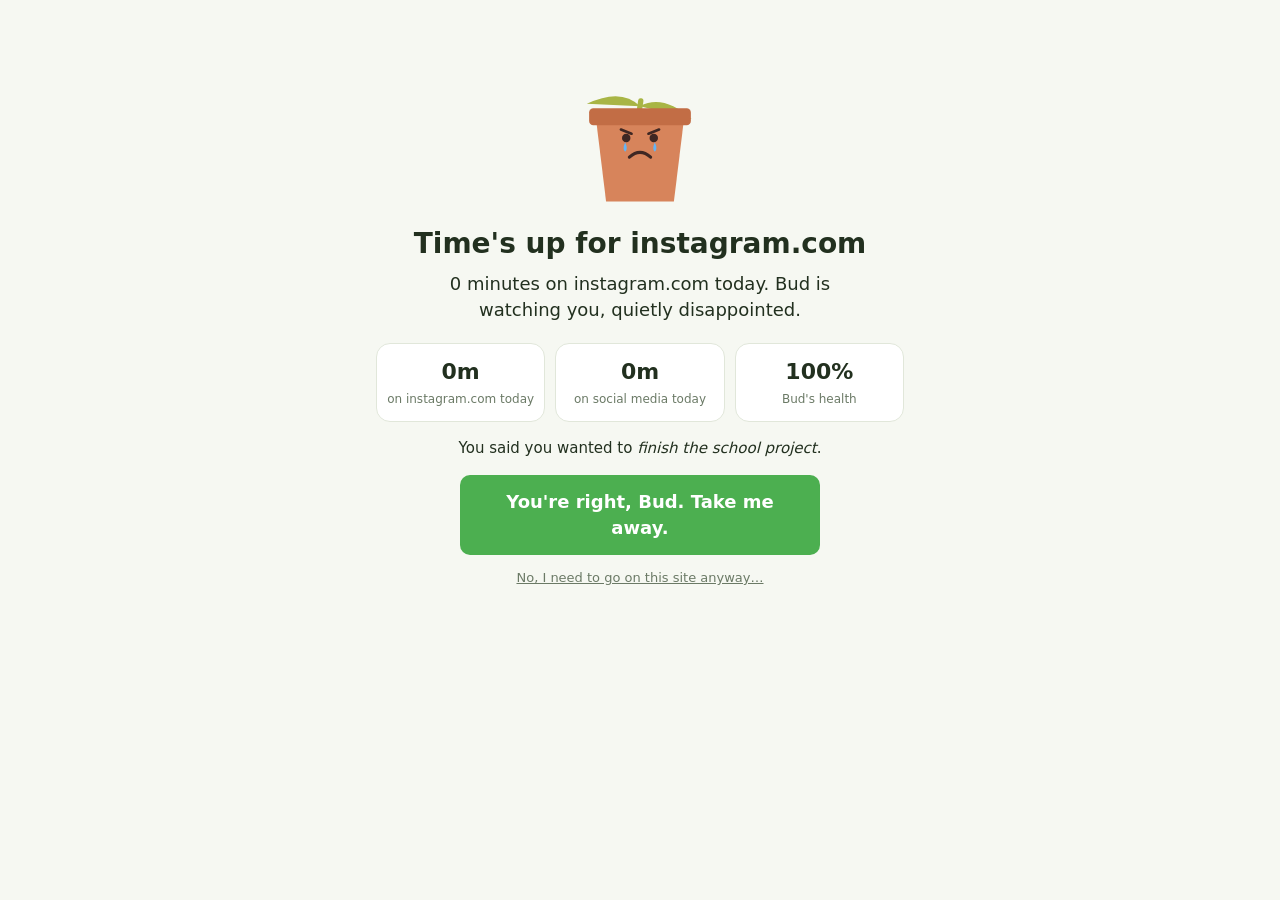
<file: focusbud/blocked.html>
<!doctype html>
<html lang="en">
<head>
  <meta charset="utf-8">
  <meta name="viewport" content="width=device-width, initial-scale=1">
  <title>FocusBud: Time's Up</title>
  <link rel="stylesheet" href="style.css">
  <style>
    main { max-width: 560px; margin: 0 auto; padding: 32px 16px 48px; text-align: center; }
    #bud { margin: 0 auto; }
    h1 { font-size: 28px; margin-top: 8px; }
    .guilt { font-size: 18px; margin: 10px auto 20px; max-width: 460px; min-height: 52px; transition: opacity .4s; }
    .stats { display: grid; grid-template-columns: repeat(3, 1fr); gap: 10px; margin: 0 0 16px; }
    .stats .card { padding: 12px 8px; }
    .stats b { display: block; font-size: 22px; }
    .stats span { font-size: 12px; color: var(--muted); }
    .could { text-align: left; margin-bottom: 20px; }
    .could ul { list-style: none; padding: 0; margin: 8px 0 0; display: grid; gap: 4px; }
    .goal { font-style: italic; }
    .actions { display: grid; gap: 10px; justify-items: center; }
    .actions .big { font-size: 18px; padding: 14px 28px; width: 100%; max-width: 360px; }
    .tiny { background: none; color: var(--muted); font-weight: 400; font-size: 13px; padding: 4px; text-decoration: underline; }
    .tiny:hover { background: none; color: var(--text); }
    .countdown { font-size: 48px; font-weight: 700; margin: 8px 0; font-variant-numeric: tabular-nums; }
    .phrase { user-select: none; background: var(--card); border: 1px dashed var(--muted); border-radius: 8px; padding: 10px; margin: 8px 0; }
    #typed { text-align: center; }
    .hidden { display: none !important; }
    .shake { animation: shake .4s; }
    @keyframes shake { 25% { transform: translateX(-8px); } 50% { transform: translateX(8px); } 75% { transform: translateX(-4px); } }
  </style>
</head>
<body>
<main>
  <div id="bud"></div>
  <h1 id="title"></h1>
  <p class="guilt" id="guilt"></p>

  <!-- Stage: the main guilt trip -->
  <section id="stage-main">
    <div class="stats">
      <div class="card"><b id="siteTime"></b><span id="siteLabel"></span></div>
      <div class="card"><b id="totalTime"></b><span>on social media today</span></div>
      <div class="card"><b id="health"></b><span id="budLabel"></span></div>
    </div>
    <div class="card could" id="could">
      <strong>With that time you could have:</strong>
      <ul id="couldList"></ul>
    </div>
    <p>You said you wanted to <span class="goal" id="goal"></span>.</p>
    <div class="actions">
      <button class="big" id="leave"></button>
      <button class="tiny" id="startPass">No, I need to go on this site anyway…</button>
    </div>
  </section>

  <!-- Stage: "are you sure" questions -->
  <section id="stage-ask" class="hidden">
    <p id="question" style="font-size:18px"></p>
    <div class="actions">
      <button class="big" id="askNo"></button>
      <button class="tiny" id="askYes"></button>
    </div>
  </section>

  <!-- Stage: forced wait -->
  <section id="stage-wait" class="hidden">
    <p class="muted">Sit with that decision for a moment. Look at {bud}.</p>
    <div class="countdown" id="countdown"></div>
    <div class="actions"><button class="big" id="waitLeave">Okay, fine. Take me away.</button></div>
  </section>

  <!-- Stage: type the confession -->
  <section id="stage-type" class="hidden">
    <p>Type this exactly to unlock <b id="unlockSite"></b> for <b id="unlockMin"></b> minutes:</p>
    <p class="phrase" id="phrase"></p>
    <input id="typed" autocomplete="off" spellcheck="false" placeholder="Type it out. No pasting.">
    <div class="actions" style="margin-top:12px">
      <button id="confirm" class="danger" disabled>Unlock and hurt my bud</button>
      <button class="tiny" id="typeLeave">Never mind, I'll go do something useful</button>
    </div>
  </section>

  <!-- Stage: left (the good ending) -->
  <section id="stage-proud" class="hidden">
    <p style="font-size:18px">Proud of you. <span id="proudBud"></span> just grew a little. 🌱</p>
  </section>
</main>
<script src="common.js"></script>
<script src="blocked.js"></script>
</body>
</html>
</file>
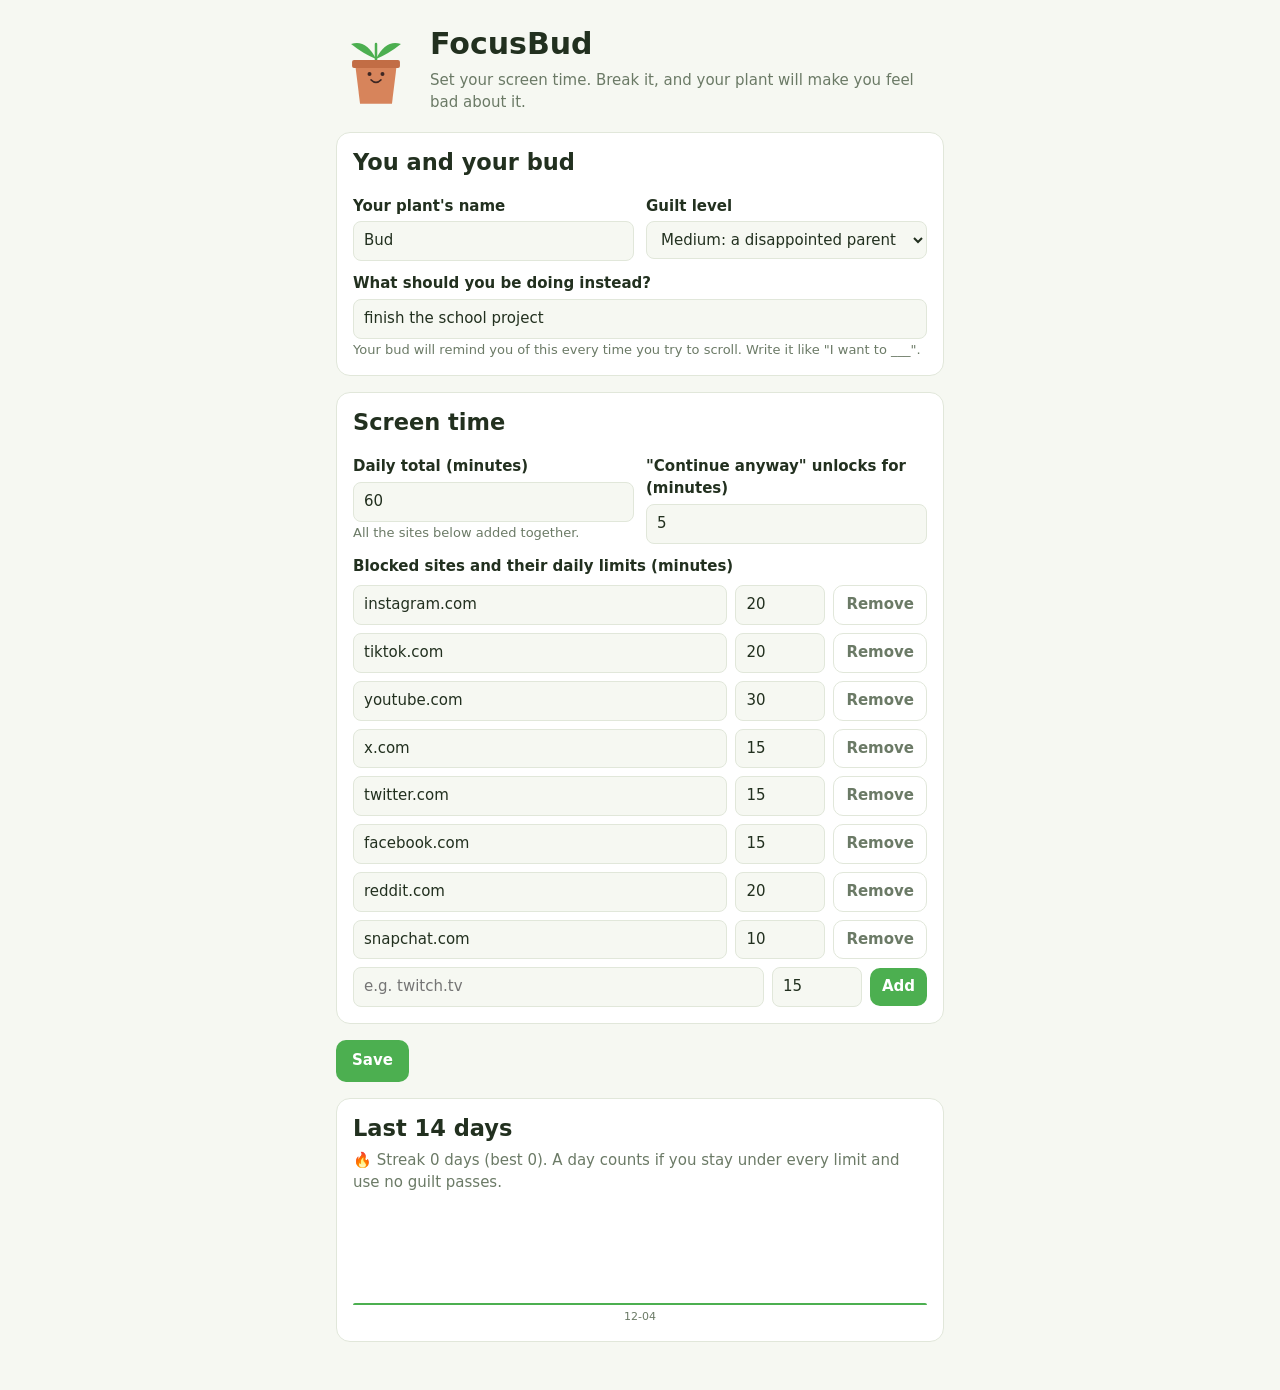
<file: focusbud/options.html>
<!doctype html>
<html lang="en">
<head>
  <meta charset="utf-8">
  <meta name="viewport" content="width=device-width, initial-scale=1">
  <title>FocusBud Settings</title>
  <link rel="stylesheet" href="style.css">
  <style>
    main { max-width: 640px; margin: 0 auto; padding: 24px 16px 48px; display: grid; gap: 16px; }
    header { display: flex; gap: 14px; align-items: center; }
    .grid2 { display: grid; grid-template-columns: 1fr 1fr; gap: 0 12px; }
    @media (max-width: 520px) { .grid2 { grid-template-columns: 1fr; } }
    .site-row { display: grid; grid-template-columns: 1fr 90px auto; gap: 8px; align-items: center; margin-top: 8px; }
    .site-row button { padding: 8px 12px; }
    .hint { font-size: 13px; margin: 2px 0 0; }
    #saved { color: var(--green); font-weight: 600; opacity: 0; transition: opacity .3s; }
    #saved.show { opacity: 1; }
    .history { display: flex; gap: 6px; align-items: flex-end; height: 120px; margin-top: 12px; }
    .history div { flex: 1; text-align: center; font-size: 11px; color: var(--muted); }
    .history i { display: block; background: var(--green); border-radius: 4px 4px 0 0; margin-bottom: 4px; min-height: 2px; }
    .history i.over { background: var(--red); }
  </style>
</head>
<body>
<main>
  <header>
    <div id="bud"></div>
    <div>
      <h1>FocusBud</h1>
      <p class="muted" style="margin:0">Set your screen time. Break it, and your plant will make you feel bad about it.</p>
    </div>
  </header>

  <section class="card">
    <h2>You and your bud</h2>
    <div class="grid2">
      <div>
        <label for="budName">Your plant's name</label>
        <input id="budName" maxlength="20">
      </div>
      <div>
        <label for="intensity">Guilt level</label>
        <select id="intensity">
          <option value="gentle">Gentle: a disappointed friend</option>
          <option value="medium">Medium: a disappointed parent</option>
          <option value="savage">Savage: no mercy</option>
        </select>
      </div>
    </div>
    <label for="goal">What should you be doing instead?</label>
    <input id="goal" maxlength="80" placeholder="finish the school project">
    <p class="hint muted">Your bud will remind you of this every time you try to scroll. Write it like "I want to ___".</p>
  </section>

  <section class="card">
    <h2>Screen time</h2>
    <div class="grid2">
      <div>
        <label for="totalLimit">Daily total (minutes)</label>
        <input id="totalLimit" type="number" min="0" max="1440">
        <p class="hint muted" id="totalHint">All the sites below added together.</p>
      </div>
      <div>
        <label for="passMinutes">"Continue anyway" unlocks for (minutes)</label>
        <input id="passMinutes" type="number" min="1" max="30">
      </div>
    </div>

    <label id="sitesLabel">Blocked sites and their daily limits (minutes)</label>
    <div id="sites"></div>
    <div class="site-row">
      <input id="newDomain" placeholder="e.g. twitch.tv">
      <input id="newLimit" type="number" min="0" value="15">
      <button id="add">Add</button>
    </div>
  </section>

  <div class="row">
    <button id="save">Save</button>
    <span id="saved">Saved. Bud is watching.</span>
  </div>

  <section class="card">
    <h2>Last 14 days</h2>
    <p class="muted" id="statsLine" style="margin:0"></p>
    <div class="history" id="history"></div>
  </section>
</main>
<script src="common.js"></script>
<script src="options.js"></script>
</body>
</html>
</file>
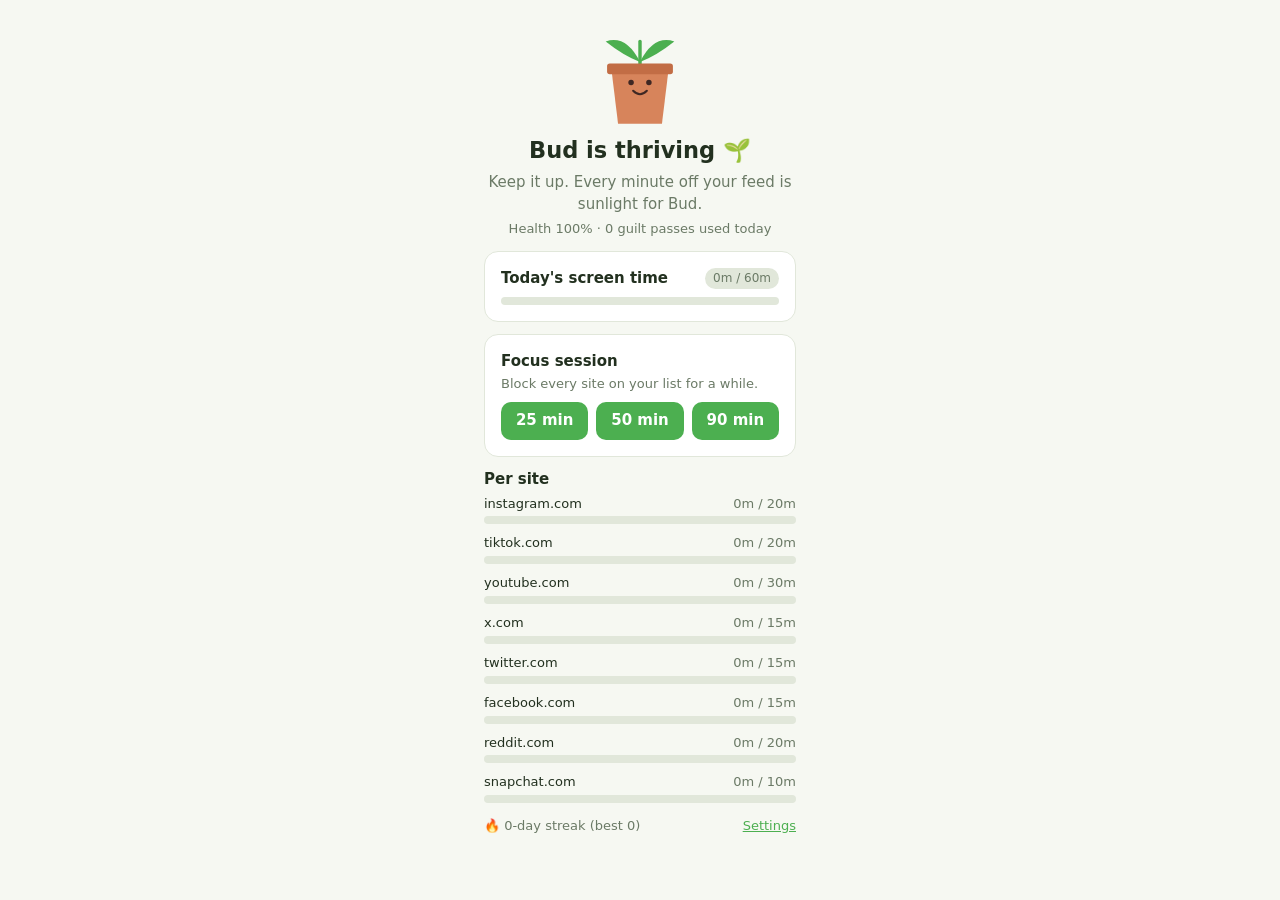
<file: focusbud/popup.html>
<!doctype html>
<html lang="en">
<head>
  <meta charset="utf-8">
  <meta name="viewport" content="width=device-width, initial-scale=1">
  <title>FocusBud</title>
  <link rel="stylesheet" href="style.css">
  <style>
    body { width: 340px; padding: 14px; margin: 0 auto; }
    body.app { width: auto; max-width: 480px; padding: 16px; }
    .setup { border-color: var(--orange); }
    .setup p { font-size: 13px; margin: 4px 0 10px; }
    .setup button { width: 100%; margin-top: 6px; }
    .hidden { display: none; }
    .bud { text-align: center; }
    .bud p { margin: 4px 0 0; }
    .health { font-size: 13px; }
    .sites { display: grid; gap: 10px; margin-top: 4px; }
    .site .row { font-size: 13px; margin-bottom: 3px; }
    .focus { display: flex; gap: 8px; }
    .focus button { flex: 1; padding: 8px; }
    section { margin-top: 12px; }
    footer { display: flex; justify-content: space-between; margin-top: 14px; font-size: 13px; }
    footer a { color: var(--green); }
  </style>
</head>
<body>
  <div class="bud">
    <div id="bud"></div>
    <h2 id="mood"></h2>
    <p class="muted" id="line"></p>
    <p class="health muted" id="health"></p>
  </div>

  <section class="card setup hidden" id="setup">
    <strong>Turn on blocking</strong>
    <p>FocusBud needs <b>Accessibility</b> access to see when you open a blocked app. It only checks which app is open. It never reads what's on your screen.</p>
    <p class="muted">If the switch is greyed out ("restricted setting"): tap <b>App info</b>, then the ⋮ menu, then <b>Allow restricted settings</b>, and try again.</p>
    <button id="openGuard">Open Accessibility settings</button>
    <button class="ghost" id="openInfo">App info</button>
  </section>

  <section class="card">
    <div class="row"><strong class="grow">Today's screen time</strong><span id="total" class="pill"></span></div>
    <div class="bar" style="margin-top:8px"><i id="totalBar"></i></div>
  </section>

  <section class="card">
    <strong>Focus session</strong>
    <p class="muted" id="focusText" style="margin:2px 0 8px;font-size:13px">Block every site on your list for a while.</p>
    <div class="focus" id="focusBtns">
      <button data-min="25">25 min</button>
      <button data-min="50">50 min</button>
      <button data-min="90">90 min</button>
    </div>
  </section>

  <section>
    <strong id="perLabel">Per site</strong>
    <div class="sites" id="sites"></div>
  </section>

  <footer>
    <span class="muted" id="streak"></span>
    <a href="options.html" target="_blank" id="settingsLink">Settings</a>
  </footer>

  <script src="common.js"></script>
  <script src="popup.js"></script>
</body>
</html>
</file>
<file: focusbud/style.css>
:root {
  --bg: #f6f8f2;
  --card: #ffffff;
  --text: #22301f;
  --muted: #6b7a66;
  --line: #e1e7da;
  --green: #4caf50;
  --green-dark: #2e7d32;
  --orange: #ff9800;
  --red: #e53935;
}
@media (prefers-color-scheme: dark) {
  :root {
    --bg: #141a13;
    --card: #1e261c;
    --text: #e6eee2;
    --muted: #93a38d;
    --line: #2f3a2c;
  }
}
* { box-sizing: border-box; }
body {
  margin: 0;
  font: 15px/1.45 system-ui, -apple-system, 'Segoe UI', Roboto, sans-serif;
  background: var(--bg);
  color: var(--text);
}
h1, h2, h3 { margin: 0 0 8px; line-height: 1.2; }
.muted { color: var(--muted); }
.card { background: var(--card); border: 1px solid var(--line); border-radius: 14px; padding: 16px; }
.row { display: flex; gap: 10px; align-items: center; }
.grow { flex: 1; }
button, .btn {
  font: inherit; font-weight: 600; cursor: pointer; border: 0; border-radius: 10px;
  padding: 10px 16px; background: var(--green); color: #fff; text-decoration: none; display: inline-block; text-align: center;
}
button:hover, .btn:hover { background: var(--green-dark); }
button.ghost { background: transparent; color: var(--muted); border: 1px solid var(--line); }
button.ghost:hover { color: var(--text); background: var(--line); }
button.danger { background: var(--red); }
button:disabled { opacity: .45; cursor: not-allowed; }
input, select {
  font: inherit; padding: 8px 10px; border-radius: 8px; border: 1px solid var(--line);
  background: var(--bg); color: var(--text); width: 100%;
}
label { display: block; font-weight: 600; margin: 12px 0 4px; }
.bar { height: 8px; background: var(--line); border-radius: 4px; overflow: hidden; }
.bar > i { display: block; height: 100%; background: var(--green); border-radius: 4px; transition: width .3s; }
.bar > i.warn { background: var(--orange); }
.bar > i.over { background: var(--red); }
.pill { font-size: 12px; padding: 2px 8px; border-radius: 99px; background: var(--line); color: var(--muted); white-space: nowrap; }
.tear { animation: drip 1.6s infinite ease-in; }
.tear.t2 { animation-delay: .8s; }
@keyframes drip { 0% { transform: translateY(0); opacity: 1; } 100% { transform: translateY(26px); opacity: 0; } }
</file>
